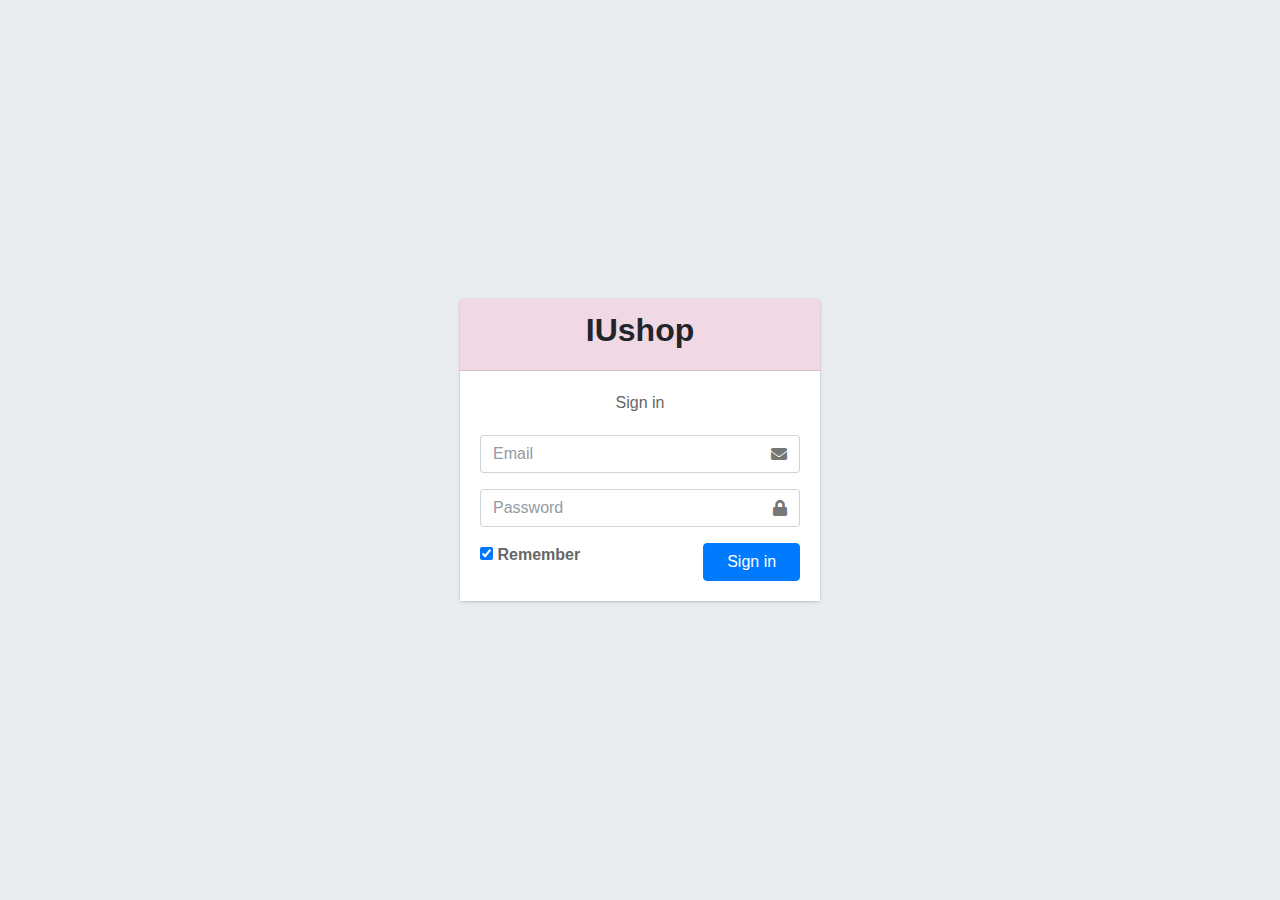
<file: index.html>
<!DOCTYPE html>
<html lang="en">
<head>
  <meta charset="utf-8">
  <meta name="viewport" content="width=device-width, initial-scale=1">
  <title> IUshop</title>
  <link rel="shortcut icon" href="images/logo3.ico" />
  <!-- Google Font: Source Sans Pro -->
  <link rel="stylesheet" href="https://fonts.googleapis.com/css?family=Source+Sans+Pro:300,400,400i,700&display=fallback">
  <!-- Font Awesome -->
  <link rel="stylesheet" href="plugins/fontawesome-free/css/all.min.css">
  <link rel="stylesheet" href="https://cdnjs.cloudflare.com/ajax/libs/font-awesome/6.0.0-beta2/css/all.min.css" integrity="sha512-YWzhKL2whUzgiheMoBFwW8CKV4qpHQAEuvilg9FAn5VJUDwKZZxkJNuGM4XkWuk94WCrrwslk8yWNGmY1EduTA==" crossorigin="anonymous" referrerpolicy="no-referrer" />

  <!-- Tempusdominus Bootstrap 4 -->
  <link rel="stylesheet" href="plugins/tempusdominus-bootstrap-4/css/tempusdominus-bootstrap-4.min.css">
  <!-- iCheck -->
  <link rel="stylesheet" href="plugins/icheck-bootstrap/icheck-bootstrap.min.css">
  <!-- JQVMap -->
  <link rel="stylesheet" href="plugins/jqvmap/jqvmap.min.css">
  <!-- Theme style -->
  <link rel="stylesheet" href="dist/css/adminlte.min.css">
  <!-- overlayScrollbars -->
  <link rel="stylesheet" href="plugins/overlayScrollbars/css/OverlayScrollbars.min.css">
  
  <style>
    .is-hidden{
      display: none;
    }
  </style>
</head>
<body class="hold-transition sidebar-mini layout-fixed">
<div class="wrapper">

  <!-- Preloader -->
  <div class="preloader flex-column justify-content-center align-items-center">
    <img class="animation__shake" src="images/logo5.jpg" alt="AdminLTELogo" height="60" width="60">
  </div>

  <!-- Navbar -->
  <nav class="main-header navbar navbar-expand navbar-white navbar-light">
    <!-- Left navbar links -->
    <ul class="navbar-nav">
      <li class="nav-item">
        <a class="nav-link" data-widget="pushmenu" href="#" role="button"><i class="fas fa-bars"></i></a>
      </li>
     
      
    </ul>

    <!-- Right navbar links -->
    <ul class="navbar-nav ml-auto">
     
      <!-- Messages Dropdown Menu -->
      
      <li class="nav-item">
        <a class="nav-link" data-widget="fullscreen" href="#" role="button">
          <i class="fas fa-expand-arrows-alt"></i>
        </a>
      </li>
      
    </ul>
  </nav>
  <!-- /.navbar -->

  <!-- Main Sidebar Container -->
  <aside class="main-sidebar sidebar-dark-success elevation-4">
    <!-- Brand Logo -->
    <a href="#" class="brand-link">
      <img src="images/logo3.jfif" alt="logo" class="brand-image img-circle elevation-3" style="opacity: .8">
      <span class="brand-text font-weight-light">IUshop</span>
    </a>

    <!-- Sidebar -->
    <div class="sidebar">
      <!-- Sidebar user panel (optional) -->
      <div class="user-panel mt-3 pb-3 mb-3 d-flex">
        <div class="image">
          <img src="images/logo3.jfif" class="img-circle elevation-2 addvartar" alt="User Image">
        </div>
        <div class="info">
          <a href="#" class="d-block addusername">Whistler</a>
        </div>
      </div>

     
      <!-- Sidebar Menu -->
      <nav class="mt-2">
        <ul class="nav nav-pills nav-sidebar flex-column" data-widget="treeview" role="menu" data-accordion="false">
          <!-- Add icons to the links using the .nav-icon class
               with font-awesome or any other icon font library -->
          <li class="nav-item menu-open ">
            <a href="#" class="nav-link ">
             
              <i class="far fa-circle nav-icon"></i>
              <p class="listmenu_open">
                Danh mục
                <i class="right fas fa-angle-left "></i>
              </p>
            </a>
            <ul class="nav nav-treeview">
              <li class="nav-item menusanpham">
                <a href="#" class="nav-link ">
                  <p>Sản phẩm</p>
                </a>
              </li>
              <li class="nav-item menukhachhang">
                <a href="#" class="nav-link">
                  <p>Khách hàng</p>
                </a>
              </li>
              <li class="nav-item menunhanvien">
                <a href="#" class="nav-link">
                  <p> Nhân viên</p>
                </a>
              </li>
              <li class="nav-item menunhacungcap">
                <a href="#" class="nav-link">
                  <p>Nhà cung cấp</p>
                </a>
              </li>
              <li class="nav-item menusp-ncc">
                <a href="#" class="nav-link">
                  <p>Sản phẩm_Nhà cung cấp</p>
                </a>
              </li>
              <li class="nav-item menuhoadon">
                <a href="#" class="nav-link">
                  <p>Hóa đơn</p>
                </a>
              </li>
              <li class="nav-item menudondathang">
                <a href="#" class="nav-link">
                  <p>Đơn đặt hàng</p>
                </a>
              </li>
              <li class="nav-item menucthoadon">
                <a href="#" class="nav-link">
                  <p>Chi tiết hóa đơn</p>
                </a>
              </li>
              <li class="nav-item menuctdondathang">
                <a href="#" class="nav-link">
                  <p>Chi tiết đặt hàng</p>
                </a>
              </li>
              <li class="nav-item menugiamgia">
                <a href="#" class="nav-link">
                  <p>Giảm giá</p>
                </a>
              </li>
            </ul>
          </li>
         
          <li class="nav-item menu-open">
            <a href="#" class="nav-link">
              <i class="far fa-circle nav-icon"></i>
              <p class="listmenu_thongke">
                Nghiệp vụ bán hàng
                <i class="right fas fa-angle-left"></i>
              </p>
            </a>
            <ul class="nav nav-treeview">
              <li class="nav-item">
                <a href="#" class="nav-link menuthongke">
                  <p>Thống kê</p>
                </a>
              </li>
              
              
            </ul>
          </li>
      
        </ul>
      </nav>
      <!-- /.sidebar-menu -->
    </div>
    <!-- /.sidebar -->
  </aside>

  <!-- Content Wrapper. Contains page content -->
  <div class="content-wrapper">
    <!-- Content Header (Page header) -->
    <div class="content-header">
      <div class="container-fluid">
        <div class="row mb-2">
          <div class="col-sm-6">
            <h1 class="m-0">Quản trị</h1>
          </div><!-- /.col -->
          <div class="col-sm-6">
            <ol class="breadcrumb float-sm-right titlestatus2">
            </ol>
            <ol class="breadcrumb float-sm-right titlestatus">
            </ol>
          </div><!-- /.col -->
        </div><!-- /.row -->
      </div><!-- /.container-fluid -->
    </div>
    <!-- /.content-header -->

    <!-- Main content -->
    <section class="content">
      <div class="container-fluid">
        
       
        <!-- Main row -->
        <div class="row formsanpham is-hidden">
          <!-- Left col -->
          <section class="col-lg-12 ">
            <!-- Custom tabs (Charts with tabs)-->
            <div class="card">
              <div class="card-header ">
                <h3 class="card-title">
                  <i class="fas fa-chart-pie mr-1"></i>
                  Thông tin về Sản phẩm</i>
                </h3>
               
              </div><!-- /.card-header -->
              <div class="card-body">
                <div class="tab-content p-0">
                  <form>
                    <div class="card-body data_dataSP">
                      <div class="form-group">
                        <label for="exampleInputEmail1">Mã Sản phẩm</label>
                        <input type="text" class="form-control matl_sp"  placeholder="Input">
                      </div>
                      <div class="form-group">
                        <label for="exampleInputPassword1">Tên Sản phẩm</label>
                        <input type="text" class="form-control tentl_sp"  placeholder="Input">
                      </div>   
                      <div class="form-group">
                        <label for="exampleInputPassword1">Hãng sản phẩm</label>
                        <input type="text" class="form-control hsp_sp"  placeholder="Input">
                      </div>
                      <div class="form-group">
                        <label for="exampleInputPassword1">Đơn giá</label>
                        <input type="text" class="form-control dg_sp"  placeholder="Input">
                      </div> 
                      <div class="row">
                        <div class="col-sm-12">
                                     <!-- text input -->
                                     <div class="form-group">
                                       
                              <label class="progresscommon"> Ảnh Sách</label>                                                      
                                  <div class="iconimage">
                                      <input id="imgsp" style="display:none" type="file" accept="image/*"/>
                                        <a href="#">
                                            <label for="imgsp" class="custom-file-upload" id="imgsp">
                                            <img width="25px" style="border:0px"
                                              src="images/imagelogo3.jpg"/>Chọn ảnh</label>
                                        </a>
                                      </div>
                                    <div class="col-sm-2 imgsp ">
                                  <img src="" id="imgPreviewsp" width="250" height="150">
                                <i class="fa fa-trash btndeletefilesp permission1"></i>
                              </div>					
                            </div>
                          </div>
                       </div>
                    </div>
                    <!-- /.card-body -->
    
                    <div class="card-footer">
                      <button type="button" class="btn btn-success insertsp">Thêm</button> <button type="button" class="btn btn-success deletesp permission1">Xóa</button>&nbsp;<button type="button" class="btn btn-success editsp permission1">Sửa</button>&nbsp;<button type="button" class="btn btn-success resetsp">Làm lại</button>
                    </div>
                  </form>
                </div>
              </div><!-- /.card-body -->
              <div class="card-header row">
                <div class="input-group input-group-sm col-sm-3">
                      <input type="text" class="form-control txtfindsp" placeholder='Tìm kiếm'>
                      <span class="input-group-append">
                        <button type="button" class="btn btn-info btn-flat btnfindsp"><i class="fas fa-search"></i></button>
                      </span>
                    </div>
                    <div class="col-sm-9"></div>
            </div>
              <div>
                <table class="table table-bordered table-hover">
                  <thead>
                    <tr>
                      <th>#</th>
                      <th>Mã Sản phẩm</th>
                      <th>Tên Sản phẩm</th>
                      <th>Hãng sản phẩm</th>
                      <th>Số lượng</th>
                      <th>Đơn giá</th>
                      <th>Thao tác</th>
                    </tr>
                  </thead>
                  <tbody class="loaddataSP">

                  </tbody>
                </table>
              </div>
            </div>
         
          </section>
        </div>
        <!--Vùng nhà xuất bản-->
            
       
        <div class="row formkhachhang is-hidden" >
          <!-- Left col -->
          <section class="col-lg-12 ">
            <!-- Custom tabs (Charts with tabs)-->
            <div class="card">
              <div class="card-header ">
                <h3 class="card-title">
                  <i class="fas fa-chart-pie mr-1"></i>
                  Thông tin về Khách hàng
                </h3>
               
              </div><!-- /.card-header -->
              <div class="card-body">
                <div class="tab-content p-0">
                  <form>
                    <div class="card-body">
                      <div class="form-group">
                        <label for="exampleInputEmail1">Mã khách hàng</label>
                        <input type="text" class="form-control makh_kh"  placeholder="Input">
                      </div>
                      <div class="form-group">
                        <label for="exampleInputPassword1">Tên khách hàng</label>
                        <input type="text" class="form-control tenkh_kh"  placeholder="Input">
                      </div>    
                      <div class="form-group">
                        <label for="exampleInputPassword1">Số điện thoại</label>
                        <input type="text" class="form-control sdt_kh"  placeholder="Input">
                      </div>   
                           
                      <div class="form-group">
                        <label for="exampleInputPassword1">Email</label>
                        <input type="text" class="form-control email_kh"  placeholder="Input">
                      </div>  
                      <div class="form-group">
                        <label for="exampleInputPassword1">Địa chỉ</label>
                        <input type="text" class="form-control diachi_kh"  placeholder="Input">
                      </div>             
                    </div>
                    <!-- /.card-body -->
    
                    <div class="card-footer">
                      <button type="button" class="btn btn-success insertkh">Thêm</button> <button type="button" class="btn btn-success deletekh permission1">Xóa</button>&nbsp;<button type="button" class="btn btn-success editkh permission1">Sửa</button>&nbsp;<button type="button" class="btn btn-success resetkh">Làm lại</button>
                    </div>
                  </form>
                </div>
              </div><!-- /.card-body -->
              <div class="card-header row">
                <div class="input-group input-group-sm col-sm-3">
                      <input type="text" class="form-control txtfindkh" placeholder='Tìm kiếm'>
                      <span class="input-group-append">
                        <button type="button" class="btn btn-info btn-flat btnfindkh"><i class="fas fa-search"></i></button>
                      </span>
                    </div>
                    <div class="col-sm-9"></div>
            </div>
              <div >
                <table class="table table-bordered table-hover">
                  <thead>
                    <tr>
                      <th>#</th>
                      <th>Mã khách hàng</th>
                      <th>Tên khách hàng</th>
                      <th>SĐT</th>
                      <th>Email</th>
                      <th>Địa chỉ</th>
                      <th>Thao tác</th>
                    </tr>
                  </thead>
                  <tbody class ="loaddataKH">
                     
                    
                  </tbody>
                </table>
              </div>
            </div>
         
          </section>
        </div>
        <!-- kết thúc vùng khách hàng -->
        <!--Vùng nhân viên-->
        <div class="row formnhanvien is-hidden" >
          <!-- Left col -->
          <section class="col-lg-12 ">
            <!-- Custom tabs (Charts with tabs)-->
            <div class="card">
              <div class="card-header ">
                <h3 class="card-title">
                  <i class="fas fa-chart-pie mr-1"></i>
                  Thông tin về Nhân viên
                </h3>
               
              </div><!-- /.card-header -->
              <div class="card-body">
                <div class="tab-content p-0">
                  <form>
                    <div class="card-body">
                      <div class="row">
                        <div class="col-sm-6">
                          <div class="form-group">
                          <label for="exampleInputEmail1">Mã Nhân viên </label>
                          <input type="text" class="form-control manv_nv"  placeholder="Input">
                         </div>
                        </div>
                        <div class="col-sm-6">
                        <div class="form-group">
                          <label for="exampleInputPassword1">Tên Nhân viên</label>
                         <input type="text" class="form-control tennv_nv"  placeholder="Input">
                      </div>    
                      </div>
                     </div>
                      <div class="form-group">
                        <label for="exampleInputPassword1">Số điện thoại</label>
                        <input type="text" class="form-control sdt_nv"  placeholder="Input">
                      </div>   
                      <div class="form-group">
                        <label for="exampleInputPassword1">Email Nhân viên</label>
                        <input type="text" class="form-control email_nv"  placeholder="Input">
                      </div>            
                             
                    </div>
                    <!-- /.card-body -->
    
                    <div class="card-footer">
                      <button type="button" class="btn btn-success insertnv">Thêm</button> <button type="button" class="btn btn-success deletenv permission1">Xóa</button>&nbsp;<button type="button" class="btn btn-success editnv permission1">Sửa</button>&nbsp;<button type="button" class="btn btn-success resetnv">Làm lại</button>
                    </div>
                  </form>
                </div>
              </div><!-- /.card-body -->
              <div class="card-header row">
                <div class="input-group input-group-sm col-sm-3">
                      <input type="text" class="form-control txtfindnv" placeholder='Tìm kiếm'>
                      <span class="input-group-append">
                        <button type="button" class="btn btn-info btn-flat btnfindnv"><i class="fas fa-search"></i></button>
                      </span>
                    </div>
                    <div class="col-sm-9"></div>
            </div>
              <div>
                <table class="table table-bordered table-hover ">
                  <thead>
                    <tr>
                      <th>#</th>
                      <th>Mã Nhân viên</th>
                      <th>Tên Nhân viên</th>
                      <th>Số điện thoại</th>
                      <th>Email NV</th>
                      <th>Thao tác</th>
                    </tr>
                  </thead>
                  <tbody class="loaddataNV">
                  </tbody>
                </table>
              </div>
            </div>
         
          </section>
        </div>
        <!-- kết thúc vùng nhân viên -->
        <!--Bắt đầu vùng Nhà cung cấp-->
        <div class="row formnhacungcap is-hidden" >
          <!-- Left col -->
          <section class="col-lg-12 ">
            <!-- Custom tabs (Charts with tabs)-->
            <div class="card">
              <div class="card-header ">
                <h3 class="card-title">
                  <i class="fas fa-chart-pie mr-1"></i>
                  Thông tin về Nhà cung cấp
                </h3>
               
              </div><!-- /.card-header -->
              <div class="card-body">
                <div class="tab-content p-0">
                  <form>
                    <div class="card-body">
                      <div class="row">
                        <div class="col-sm-6">
                          <div class="form-group">
                          <label for="exampleInputEmail1">Mã Nhà cung cấp </label>
                          <input type="text" class="form-control ma_ncc"  placeholder="Input">
                         </div>
                        </div>
                        <div class="col-sm-6">
                        <div class="form-group">
                          <label for="exampleInputPassword1">Tên Nhà cung cấp</label>
                         <input type="text" class="form-control ten_ncc"  placeholder="Input">
                      </div>    
                      </div>
                     </div>
                      <div class="form-group">
                        <label for="exampleInputPassword1">SĐT Nhà cung cấp</label>
                        <input type="text" class="form-control sdt_ncc"  placeholder="Input">
                      </div>   
                      <div class="form-group">
                        <label for="exampleInputPassword1">Email Nhà cung cấp</label>
                        <input type="text" class="form-control email_ncc"  placeholder="Input">
                      </div>            
                      <div class="form-group">
                        <label for="exampleInputPassword1">Địa chỉ Nhà cung cấp</label>
                        <input type="text" class="form-control dc_ncc"  placeholder="Input">
                      </div>   
                    </div>
                    <!-- /.card-body -->
    
                    <div class="card-footer">
                      <button type="button" class="btn btn-success insertncc">Thêm</button> <button type="button" class="btn btn-success deletencc permission1">Xóa</button>&nbsp;<button type="button" class="btn btn-success editncc permission1">Sửa</button>&nbsp;<button type="button" class="btn btn-success resetncc">Làm lại</button>
                    </div>
                  </form>
                </div>
              </div><!-- /.card-body -->
              <div class="card-header row">
                <div class="input-group input-group-sm col-sm-3">
                      <input type="text" class="form-control txtfindncc" placeholder='Tìm kiếm'>
                      <span class="input-group-append">
                        <button type="button" class="btn btn-info btn-flat btnfindncc"><i class="fas fa-search"></i></button>
                      </span>
                    </div>
                    <div class="col-sm-9"></div>
            </div>
              <div>
                <table class="table table-bordered table-hover">
                  <thead>
                    <tr>
                      <th>#</th>
                      <th>Mã NCC</th>
                      <th>Tên NCC</th>
                      <th>SĐTNCC</th>
                      <th>Email NCC</th>
                      <th>Địa chỉ NCC</th>
                      <th>Thao tác</th>
                    </tr>
                  </thead>
                  <tbody class="loaddataNCC">
                    
                  </tbody>
                </table>
              </div>
            </div>
         
          </section>
        </div>
        <!--Kết thúc vùng Nhà cung cấp-->
        <!--Vùng sản phẩm nhà cung cấp-->
        <div class="row formsp-ncc is-hidden" >
          <!-- Left col -->
          <section class="col-lg-12 ">
            <!-- Custom tabs (Charts with tabs)-->
            <div class="card">
              <div class="card-header ">
                <h3 class="card-title">
                  <i class="fas fa-chart-pie mr-1"></i>
                  Thông tin về Sản phẩm-Nhà cung cấp
                </h3>
               
              </div><!-- /.card-header -->
              <div class="card-body">
                <div class="tab-content p-0">
                  <form>
                    <div class="card-body">
                      <div class="form-group">
                        <label for="inputEmail3">Mã Nhà cung cấp</label>
                        <select class="form-control mancc_spncc" >
                               
                        </select>
                      </div>
                      <div class="form-group">
                        <label for="inputEmail3">Mã Sản phẩm</label>
                        <select class="form-control masp_spncc" >
                               
                        </select>
                      </div>   
                                   
                    </div>
                    <!-- /.card-body -->
    
                    <div class="card-footer">
                      <button type="button" class="btn btn-success insertsp_ncc">Thêm</button> <button type="button" class="btn btn-success deletesp_ncc permission1">Xóa</button>&nbsp;<button type="button" class="btn btn-success editsp_ncc permission1">Sửa</button>&nbsp;<button type="button" class="btn btn-success resetsp_ncc">Làm lại</button>
                    </div>
                  </form>
                </div>
              </div><!-- /.card-body -->
              <div class="card-header row">
                <div class="input-group input-group-sm col-sm-3">
                      <input type="text" class="form-control txtfindspncc" placeholder='Tìm kiếm không dấu'>
                      <span class="input-group-append">
                        <button type="button" class="btn btn-info btn-flat btnfindspncc"><i class="fas fa-search"></i></button>
                      </span>
                    </div>
                    <div class="col-sm-9"></div>
            </div>
              <div>
                <table class="table table-bordered table-hover">
                  <thead>
                    <tr>
                      <th>#</th>
                      <th>Mã NCC</th>
                      <th> Mã SP</th>
                      <th>Thao tác</th>
                    </tr>
                  </thead>
                  <tbody class="loaddataSPNCC">
                  </tbody>
                </table>
              </div>
            </div>
         
          </section>
        </div>
        <!--Kết thúc vùng sản phẩm nhà cung cấp-->
        <!--Vùng hóa đơn-->
        <div class="row formhoadon is-hidden" >
          <!-- Left col -->
          <section class="col-lg-12 ">
            <!-- Custom tabs (Charts with tabs)-->
            <div class="card">
              <div class="card-header ">
                <h3 class="card-title">
                  <i class="fas fa-chart-pie mr-1"></i>
                  Thông tin về Hóa đơn
                </h3>
               
              </div><!-- /.card-header -->
              <div class="card-body">
                <div class="tab-content p-0">
                  <form>
                    <div class="card-body">
                      <div class="row">
                        <div class="col-sm-6">
                          <div class="form-group">
                          <label for="exampleInputEmail1">Số Hóa đơn </h3> </label>
                          <input type="text" class="form-control shd_hd"  placeholder="Input">
                         </div>
                        </div>
                        <div class="col-sm-6">
                        <div class="form-group">
                          <label for="exampleInputPassword1">Mã Khách hàng</label>
                         <input type="text" class="form-control makh_hd"  placeholder="Input">
                      </div>    
                      </div>
                     </div>
                      <div class="form-group">
                        <label for="exampleInputPassword1">Mã Nhân viên</label>
                        <input type="text" class="form-control manv_hd"  placeholder="Input">
                      </div>   
                      <div class="form-group">
                        <label for="exampleInputPassword1">Ngày hóa đơn</label>
                        <input type="date" class="form-control ngayhd_hd"  placeholder="Input">
                      </div>              
                    </div>
                    <!-- /.card-body -->
    
                    <div class="card-footer">
                      <button type="button" class="btn btn-success inserthd">Thêm</button> <button type="button" class="btn btn-success deletehd permission1">Xóa</button>&nbsp;<button type="button" class="btn btn-success edithd permission1">Sửa</button>&nbsp;<button type="button" class="btn btn-success resethd">Làm lại</button>
                    </div>
                  </form>
                </div>
              </div><!-- /.card-body -->
              <div class="card-header row">
                <div class="input-group input-group-sm col-sm-3">
                      <input type="text" class="form-control txtfindhd" placeholder='Tìm kiếm không dấu'>
                      <span class="input-group-append">
                        <button type="button" class="btn btn-info btn-flat btnfindhd"><i class="fas fa-search"></i></button>
                      </span>
                    </div>
                    <div class="col-sm-9"></div>
            </div>
              <div>
                <table class="table table-bordered table-hover">
                  <thead>
                    <tr>
                      <th>#</th>
                      <th>Số HĐ</th>
                      <th>Mã KH</th>
                      <th>Mã NV</th>
                      <th>Ngày HĐ</th>
                      <th>Thao tác</th>
                    </tr>
                  </thead>
                  <tbody class="loaddataHD">
                  </tbody>
                </table>
              </div>
            </div>
         
          </section>
        </div>
        <!--Kết thúc vùng hóa đơn-->
        <!--Vùng đơn đặt hàng-->
        <div class="row formdondathang is-hidden" >
          <!-- Left col -->
          <section class="col-lg-12 ">
            <!-- Custom tabs (Charts with tabs)-->
            <div class="card">
              <div class="card-header ">
                <h3 class="card-title">
                  <i class="fas fa-chart-pie mr-1"></i>
                  Thông tin về Đơn đặt hàng
                </h3>
               
              </div><!-- /.card-header -->
              <div class="card-body">
                <div class="tab-content p-0">
                  <form>
                    <div class="card-body">
                      <div class="row">
                        <div class="col-sm-6">
                          <div class="form-group">
                          <label for="exampleInputEmail1">Số Đặt hàng</h3> </label>
                          <input type="text" class="form-control sodh_dh"  placeholder="Input">
                         </div>
                        </div>
                        <div class="col-sm-6">
                        <div class="form-group">
                          <label for="exampleInputPassword1">Mã Khách hàng</label>
                         <select type="text" class="form-control makh_dh"  >
                           </select>
                      </div>    
                      </div>
                     </div>

                     <div class="row">
                      <div class="col-sm-6">
                        <div class="form-group">
                        <label for="exampleInputPassword1">Mã Nhân viên</label>
                        <select type="text" class="form-control manv_dh">
                          </select>
                      </div> 
                      </div>
                      <div class="col-sm-6">
                        <div class="form-group">
                          <label for="exampleInputPassword1">Ngày Đặt hàng</label>
                          <input type="date" class="form-control ngaydh_dh"  placeholder="Input">
                        </div> 
                    </div>
                   </div>
                   <div class="form-group">
                    <label for="exampleInputPassword1">Trạng thái </label>
                    <select type="text" class="form-control trangthai_dh"  >
                      <option value="Còn hàng">Còn hàng</option>
                      <option value="Giao trễ">Giao trễ</option>
                      <option value="Hết hàng">Hết hàng</option>
                      </select>
                  </div>  
                                
                      <div class="form-group">
                        <label for="exampleInputPassword1">Ngày dự kiến giao</label>
                        <input type="date" class="form-control ngaydukien_dh"  placeholder="Input">
                      </div> 
                      <div class="form-group">
                        <label for="exampleInputPassword1">Ngày thực tế giao</label>
                        <input type="date" class="form-control ngaythucte_dh"  placeholder="Input">
                      </div> 
                    </div>
                    <!-- /.card-body -->
    
                    <div class="card-footer">
                      <button type="button" class="btn btn-success insertdh">Thêm</button> <button type="button" class="btn btn-success deletedh permission1">Xóa</button>&nbsp;<button type="button" class="btn btn-success editdh permission1">Sửa</button>&nbsp;<button type="button" class="btn btn-success resetdh">Làm lại</button>
                    </div>
                  </form>
                </div>
              </div><!-- /.card-body -->
              <div class="card-header row">
                <div class="input-group input-group-sm col-sm-3">
                      <input type="text" class="form-control txtfindddh" placeholder='Tìm kiếm '>
                      <span class="input-group-append">
                        <button type="button" class="btn btn-info btn-flat btnfindddh"><i class="fas fa-search"></i></button>
                      </span>
                    </div>
                    <div class="col-sm-9"></div>
            </div>
              <div>
                <table class="table table-bordered table-hover">
                  <thead>
                    <tr>
                      <th>#</th>
                      <th>Số ĐH</th>
                      <th>Tên KH</th>
                      <th>Tên NV</th>
                      <th>Ngày HĐ</th>
                      <th>Trạng thái</th>
                      <th>Ngày dự kiến giao</th>
                      <th>Ngày thực tế giao</th>
                      <th>Thao tác</th>
                    </tr>
                  </thead>
                  <tbody class="loaddataDDH">
                    
                  </tbody>
                </table>
              </div>
            </div>
         
          </section>
        </div>
        <!--Kết thúc vùng đơn đặt hàng-->
        <!--Vùng chi tiết hóa đơn-->
        <div class="row formcthoadon is-hidden" >
          <!-- Left col -->
          <section class="col-lg-12 ">
            <!-- Custom tabs (Charts with tabs)-->
            <div class="card">
              <div class="card-header ">
                <h3 class="card-title">
                  <i class="fas fa-chart-pie mr-1"></i>
                  Thông tin về chi tiết hóa đơn
                </h3>
               
              </div><!-- /.card-header -->
              <div class="card-body">
                <div class="tab-content p-0">
                  <form>
                    <div class="card-body">
                      <div class="row">
                        <div class="col-sm-6">
                          <div class="form-group">
                          <label for="exampleInputEmail1">Số hóa đơn </label>
                          <input type="text" class="form-control sohd_cthd"  placeholder="Input">
                         </div>
                        </div>
                        <div class="col-sm-6">
                        <div class="form-group">
                          <label for="exampleInputPassword1">Mã sản phẩm</label>
                         <input type="text" class="form-control masp_cthd"  placeholder="Input">
                      </div>    
                      </div>
                     </div>
                      <div class="form-group">
                        <label for="exampleInputPassword1">Số lượng bán</label>
                        <input type="text" class="form-control soluongban_cthd"  placeholder="Input">
                      </div>   
                      <div class="form-group">
                        <label for="exampleInputPassword1">Giá bán</label>
                        <input type="text" class="form-control giaban_cthd"  placeholder="Input">
                      </div>            
                      <div class="form-group">
                        <label for="exampleInputPassword1">Giảm giá bán</label>
                        <input type="text" class="form-control giamgia_cthd"  placeholder="Input">
                      </div>   
                    </div>
                    <!-- /.card-body -->
    
                    <div class="card-footer">
                      <button type="button" class="btn btn-success insertcthd">Thêm</button> <button type="button" class="btn btn-success deletecthd permission1">Xóa</button>&nbsp;<button type="button" class="btn btn-success editcthd" permission1>Sửa</button>&nbsp;<button type="button" class="btn btn-success resetcthd">Làm lại</button>
                    </div>
                  </form>
                </div>
              </div><!-- /.card-body -->
              <div class="card-header row">
                <div class="input-group input-group-sm col-sm-3">
                      <input type="text" class="form-control txtfindcthd" placeholder='Tìm kiếm'>
                      <span class="input-group-append">
                        <button type="button" class="btn btn-info btn-flat btnfindcthd"><i class="fas fa-search"></i></button>
                      </span>
                    </div>
                    <div class="col-sm-9"></div>
            </div>
              <div>
                <table class="table table-bordered table-hover">
                  <thead>
                    <tr>
                      <th>#</th>
                      <th>Số hóa đơn</th>
                      <th>Mã SP</th>
                      <th>Số lượng bán</th>
                      <th>Giá bán</th>
                      <th>Giảm giá bán</th>
                      <th>Thao tác</th>
                    </tr>
                  </thead>
                  <tbody class="loaddataCTHD"> 
                  </tbody>
                </table>
              </div>
            </div>
         
          </section>
        </div>
        <!--Kết thúc vùng chi tiết hóa đơn-->
        <!--Vùng chi tiết đơn đặt hàng-->
        <div class="row formctdondathang is-hidden" >
          <!-- Left col -->
          <section class="col-lg-12 ">
            <!-- Custom tabs (Charts with tabs)-->
            <div class="card">
              <div class="card-header ">
                <h3 class="card-title">
                  <i class="fas fa-chart-pie mr-1"></i>
                  Thông tin về chi tiết đơn hàng
                </h3>
               
              </div><!-- /.card-header -->
              <div class="card-body">
                <div class="tab-content p-0">
                  <form>
                    <div class="card-body">
                      <div class="row">
                        <div class="col-sm-6">
                          <div class="form-group">
                          <label for="exampleInputEmail1">Số đặt hàng </label>
                          <select type="text" class="form-control sodh_ctdh"  >
                            </select>
                         </div>
                        </div>
                        <div class="col-sm-6">
                        <div class="form-group">
                          <label for="exampleInputPassword1">Mã sản phẩm</label>
                         <select type="text" class="form-control masp_ctdh" >
                           </select>
                      </div>    
                      </div>
                     </div>
                      <div class="form-group">
                        <label for="exampleInputPassword1">Số lượng đặt</label>
                        <input type="text" class="form-control soluongdat_ctdh"  placeholder="Input">
                      </div>   
                      <div class="form-group">
                        <label for="exampleInputPassword1">Giá tiền</label>
                        <select type="text" class="form-control giatien_ctdh" >
                          </select>
                      </div>            
                      <div class="form-group">
                        <label for="exampleInputPassword1">Mã giảm giá </label>
                        <select type="text" class="form-control mgg_ctdh" >
                          </select>
                      </div>   
                    </div>
                    <!-- /.card-body -->
    
                    <div class="card-footer">
                      <button type="button" class="btn btn-success insertctdh">Thêm</button> <button type="button" class="btn btn-success deletectdh permission1">Xóa</button>&nbsp;<button type="button" class="btn btn-success editctdh permission1">Sửa</button>&nbsp;<button type="button" class="btn btn-success resetctdh">Làm lại</button>
                    </div>
                  </form>
                </div>
              </div><!-- /.card-body -->
              <div class="card-header row">
                <div class="input-group input-group-sm col-sm-3">
                      <input type="text" class="form-control txtfindctdh" placeholder='Tìm kiếm'>
                      <span class="input-group-append">
                        <button type="button" class="btn btn-info btn-flat btnfindctdh"><i class="fas fa-search"></i></button>
                      </span>
                    </div>
                    <div class="col-sm-9"></div>
            </div>
              <div>
                <table class="table table-bordered table-hover">
                  <thead>
                    <tr>
                      <th>#</th>
                      <th>Số đặt hàng</th>
                      <th>Mã sản phẩm</th>
                      <th>Số lượng đặt</th>
                      <th>Giá tiền</th>
                      <th>Mã giảm giá </th>
                      <th>Thao tác</th>
                    </tr>
                  </thead>
                  <tbody class="loaddataCTDDH"> 
                  </tbody>
                </table>
              </div>
            </div>
         
          </section>
        </div>
        <!--Kết thúc chi tiết đơn đặt hàng-->
        <!--Vùng giảm giá-->
        <div class="row formgiamgia is-hidden" >
          <!-- Left col -->
          <section class="col-lg-12 ">
            <!-- Custom tabs (Charts with tabs)-->
            <div class="card">
              <div class="card-header ">
                <h3 class="card-title">
                  <i class="fas fa-chart-pie mr-1"></i>
                  Thông tin về giảm giá
                </h3>
               
              </div><!-- /.card-header -->
              <div class="card-body">
                <div class="tab-content p-0">
                  <form>
                    <div class="card-body">
                        
                          <div class="form-group">
                          <label for="exampleInputEmail1">Mã giảm giá </label>
                          <input type="text" class="form-control mgg_gg"  placeholder="Input">
                         </div>
                        
                        
                        <div class="form-group">
                          <label for="exampleInputPassword1">Tên giảm giá</label>
                         <input type="text" class="form-control tengg_gg"  placeholder="Input">
                      </div>    
                      
                     
                      <div class="form-group">
                        <label for="exampleInputPassword1">Giảm giá</label>
                        <input type="text" class="form-control gg_gg"  placeholder="Input">
                      </div>                
                    </div>
                    <!-- /.card-body -->
    
                    <div class="card-footer">
                      <button type="button" class="btn btn-success insertgg">Thêm</button> <button type="button" class="btn btn-success deletegg permission1">Xóa</button>&nbsp;<button type="button" class="btn btn-success editgg permission1">Sửa</button>&nbsp;<button type="button" class="btn btn-success resetgg">Làm lại</button>
                    </div>
                  </form>
                </div>
              </div><!-- /.card-body -->
              <div class="card-header row">
                <div class="input-group input-group-sm col-sm-3">
                      <input type="text" class="form-control txtfindgg" placeholder='Tìm kiếm'>
                      <span class="input-group-append">
                        <button type="button" class="btn btn-info btn-flat btnfindgg"><i class="fas fa-search"></i></button>
                      </span>
                    </div>
                    <div class="col-sm-9"></div>
            </div>
              <div>
                <table class="table table-bordered table-hover">
                  <thead>
                    <tr>
                      <th>#</th>
                      <th>Mã giảm giá</th>
                      <th>Tên giảm giá</th>
                      <th>Giảm giá</th>
                      <th>Thao tác</th>
                    </tr>
                  </thead>
                  <tbody class="loaddataGG">
                  </tbody>
                </table>
              </div>
            </div>
         
          </section>
        </div>
        <!--Kết thúc giảm giá-->

        <!--thống kê -->
        <div class="row formthongke is-hidden" >
          <!-- Left col -->
          <section class="col-lg-12 ">
            <!-- Custom tabs (Charts with tabs)-->
            <div class="card">
              <div class="card-header ">
                <h3 class="card-title">
                  <i class="fas fa-chart-pie mr-1"></i>
                  Thống kê về chi tiết đơn hàng
                </h3>
               
              </div><!-- /.card-header -->
              <div class="card-body">
                <div class="tab-content p-0">
                  <form>
                    <div class="card-body">
                      <div class="row">
                        <div class="col-sm-6">
                          <div class="form-group">
                          <label for="exampleInputEmail1">Số đặt hàng </label>
                          <input type="text" class="form-control sodh_ctdh notext"  >
                         </div>
                        </div>
                        <div class="col-sm-6">
                        <div class="form-group">
                          <label for="exampleInputPassword1">Mã sản phẩm</label>
                         <input type="text" class="form-control masp_ctdh notext" >
                      </div>    
                      </div>
                     </div>
                      <div class="form-group">
                        <label for="exampleInputPassword1">Số lượng đặt</label>
                        <input type="text" class="form-control soluongdat_ctdh notext"  >
                      </div>   
                      <div class="form-group">
                        <label for="exampleInputPassword1">Giá tiền</label>
                        <input type="text" class="form-control giatien_tk_ctdh notext"  >
                      </div>            
                      <div class="form-group">
                        <label for="exampleInputPassword1">Mã giảm giá </label>
                        <input type="text" class="form-control mgg_ctdh notext"  >
                      </div>
                      <div class="form-group">
                        <label for="exampleInputPassword1">Giảm giá</label>
                        <input type="text" class="form-control gg_tk_ctdh notext"  >
                      </div>    
                    </div>
                    <!-- /.card-body -->
    
                    <div class="card-footer row">
                      <div class="col-sm-6"></div>
                      <div class="form-group col-sm-4">
                        <label for="exampleInputPassword1">Tổng thành tiền </label>
                        <input type="text" class="form-control tong_thongke"  placeholder="Thành tiền"> 
                      </div>  
                      <div class="col-sm-2">
                        <button type="button" class="btn btn-success btn_thongke">Tổng</button>
                      </div>
                    </div>
                  </form>
                </div>
              </div><!-- /.card-body -->
              <div class="card-header row">
                <div class="input-group input-group-sm col-sm-3">
                      <input type="text" class="form-control txtfindtk" placeholder='Tìm kiếm'>
                      <span class="input-group-append">
                        <button type="button" class="btn btn-info btn-flat btnfindtk"><i class="fas fa-search"></i></button>
                      </span>
                    </div>
                    <div class="col-sm-9"></div>
            </div>
              <div>
                <table class="table table-bordered table-hover">
                  <thead>
                    <tr>
                      <th>#</th>
                      <th>Số đặt hàng</th>
                      <th>Mã sản phẩm</th>
                      <th>Số lượng đặt</th>
                      <th>Giá tiền</th>
                      <th>Mã giảm giá </th>
                      <th>Giảm giá</th>
                      <th>Thao tác</th>
                    </tr>
                  </thead>
                  <tbody class="loaddataTK_CTDDH"> 
                  </tbody>
                </table>
              </div>
            </div>
         
          </section>
        </div>
        <!--Kết thúc chi tiết đơn đặt hàng-->
      </div><!-- /.container-fluid -->
    </section>
    <!-- /.content -->
  </div>
<!-- doi mat khau -->
  <div class="modal fade showmodalchangematkhau" id="modal-default">
    <div class="modal-dialog">
      <div class="modal-content">
        <div class="modal-header">
          <h4 class="modal-title">Thay đổi mật khẩu</h4>
          <button type="button" class="close" data-dismiss="modal" aria-label="Close">
            <span aria-hidden="true">&times;</span>
          </button>
        </div>
        <div class="modal-body">
          <div class="card">
<div class="card-body login-card-body">
 
  <form action="#" method="post">
    
    <div class="input-group mb-3">
      <input type="password" class="form-control txtpassnew" placeholder="Mật khẩu mới">
      <div class="input-group-append">
        <div class="input-group-text">
          <span class="fas fa-key"></span>
        </div>
      </div>
    </div>
    <div class="input-group mb-3">
      <input type="password" class="form-control txtpassnewagain" placeholder="Nhập lại mật khẩu mới">
      <div class="input-group-append">
        <div class="input-group-text">
          <span class="fas fa-key"></span>
        </div>
      </div>
    </div>
  </form>

</div>
        </div>
        <div class="modal-footer justify-content-between">
          <button type="button" class="btn btn-default" data-dismiss="modal">Close</button>
          <button type="button" class="btn btn-success btn_change_pass">Thay đổi</button>
        </div>
      </div>
      
    </div>
  
  </div>
</div>
<!-- doi avatar -->
<div class="modal fade showmodalchangeavatar" id="modal-default">
  <div class="modal-dialog">
    <div class="modal-content">
      <div class="modal-header">
        <h4 class="modal-title">Thay đổi avatar</h4>
        <button type="button" class="close" data-dismiss="modal" aria-label="Close">
          <span aria-hidden="true">&times;</span>
        </button>
      </div>
      <div class="modal-body">
        <div class="card">
<div class="card-body login-card-body">

<form action="#" method="post">
  
  <div class="input-group mb-3">
    <input type="password" class="form-control txtpassnew" placeholder="Mật khẩu mới">
    <div class="input-group-append">
      <div class="input-group-text">
        <span class="fas fa-key"></span>
      </div>
    </div>
  </div>
  <div class="input-group mb-3">
    <input type="password" class="form-control txtpassnewagain" placeholder="Nhập lại mật khẩu mới">
    <div class="input-group-append">
      <div class="input-group-text">
        <span class="fas fa-key"></span>
      </div>
    </div>
  </div>
</form>

</div>
      </div>
      <div class="modal-footer justify-content-between">
        <button type="button" class="btn btn-default" data-dismiss="modal">Close</button>
        <button type="button" class="btn btn-success btn_change_pass">Thay đổi</button>
      </div>
    </div>
    
  </div>

</div>
</div>
  <!-- /.content-wrapper -->
  <footer class="main-footer">
    <!-- <strong>Copyright &copy; 11/2021 <a href="https://abc.com">abc.com</a>.</strong>
    All rights reserved.
    <div class="float-right d-none d-sm-inline-block">
      <b>Version</b> 1.0
    </div> -->
  </footer>

 
</div>
<!-- ./wrapper -->

<!-- jQuery -->
<script src="plugins/jquery/jquery.min.js"></script>
<!-- jQuery UI 1.11.4 -->
<script src="plugins/jquery-ui/jquery-ui.min.js"></script>
<!-- Resolve conflict in jQuery UI tooltip with Bootstrap tooltip -->
<script>
  $.widget.bridge('uibutton', $.ui.button)
</script>
<!-- Bootstrap 4 -->
<script src="plugins/bootstrap/js/bootstrap.bundle.min.js"></script>
<!-- JQVMap -->
<script src="plugins/jqvmap/jquery.vmap.min.js"></script>
<script src="plugins/jqvmap/maps/jquery.vmap.usa.js"></script>
<!-- jQuery Knob Chart -->

<!-- daterangepicker -->
<script src="plugins/moment/moment.min.js"></script>
<script src="plugins/daterangepicker/daterangepicker.js"></script>
<!-- Tempusdominus Bootstrap 4 -->
<script src="plugins/tempusdominus-bootstrap-4/js/tempusdominus-bootstrap-4.min.js"></script>

<!-- Summernote -->
<script src="plugins/summernote/summernote-bs4.min.js"></script>
<!-- overlayScrollbars -->
<script src="plugins/overlayScrollbars/js/jquery.overlayScrollbars.min.js"></script>
<!-- AdminLTE App -->
<script src="dist/js/adminlte.js"></script>
<!-- AdminLTE for demo purposes -->
<script src="dist/js/demo.js"></script>
<script src="main.js"></script>
<script src="ajax.js"></script>
<script src="controlgg.js"></script>
<script src="controlsp.js"></script>
<script src="controlkh.js"></script>
<script src="controlnv.js"></script>
<script src="controlncc.js"></script>
<script src="controlspncc.js"></script>
<script src="controlhoadon.js"></script>
<script src="controldathang.js"></script>
<script src="controlCThoadon.js"></script>
<script src="controlCTdathang.js"></script>
<script src="controlthongke.js"></script>
<script src="js/bootbox.min.js"></script>
<script src="spuploadimagestatus/canvas-to-blob.min.js"></script>
<script src="spuploadimagestatus/resize.js"></script>
<link rel="stylesheet" href="css.css">
</body>
</html>
</file>
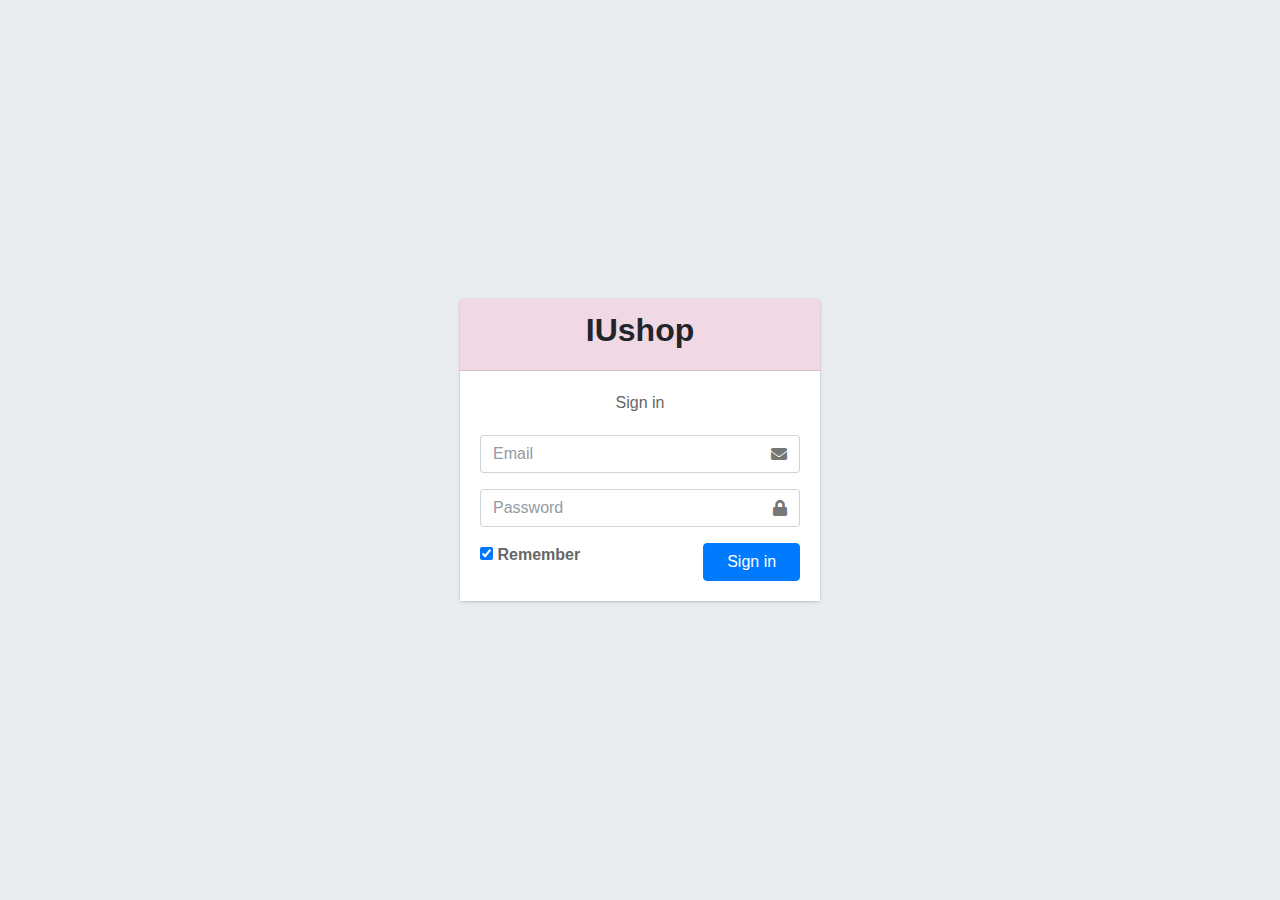
<file: login.html>
<!DOCTYPE html>
<html lang="en">
<head>
  <meta charset="utf-8">
  <meta name="viewport" content="width=device-width, initial-scale=1">
  <title>Log in</title>
  <link rel="shortcut icon" href="images/logo3.ico" />

  <!-- Google Font: Source Sans Pro -->
 <!-- Font Awesome -->
  <link rel="stylesheet" href="plugins/fontawesome-free/css/all.min.css">
  <!-- icheck bootstrap -->
  <link rel="stylesheet" href="plugins/icheck-bootstrap/icheck-bootstrap.min.css">
  <!-- Theme style -->
  <link rel="stylesheet" href="dist/css/adminlte.min.css">
</head>
<body class="hold-transition login-page">
<div class="login-box">
  
  <!-- /.login-logo -->
  <div class="card">
    <div class="card-header text-center" style="background-color: rgb(241, 216, 229);" >
      <p class="h2"><b>IUshop</b></p>
    </div>
    <div class="card-body login-card-body">
      <p class="login-box-msg">Sign in</p>

      
        <div class="input-group mb-3">
          <input type="email" class="form-control txtemail" placeholder="Email">
          <div class="input-group-append">
            <div class="input-group-text">
              <span class="fas fa-envelope"></span>
            </div>
          </div>
        </div>
        <div class="input-group mb-3">
          <input type="password" class="form-control txtpass" placeholder="Password">
          <div class="input-group-append">
            <div class="input-group-text">
              <span class="fas fa-lock"></span>
            </div>
          </div>
        </div>
        <div class="row">
          <div class="col-8">
            
              <input type="checkbox" checked class="remember">
              <label for="remember">
                Remember
              </label>
          </div>
          <!-- /.col -->
          <div class="col-4">
            <button type="button" class="btn btn-primary btn-block btnlogin">Sign in</button>
          </div>
          <!-- /.col -->
        </div>
     

      
    </div>
    <!-- /.login-card-body -->
  </div>
</div>
<!-- /.login-box -->

<!-- jQuery -->
<script src="plugins/jquery/jquery.min.js"></script>
<!-- Bootstrap 4 -->
<script src="plugins/bootstrap/js/bootstrap.bundle.min.js"></script>
<!-- AdminLTE App -->
<script src="dist/js/adminlte.min.js"></script>
<script src="xulylogin.js"></script>
<script src="ajax.js"></script>
<script src="main.js"></script>
</body>
</html>
</file>
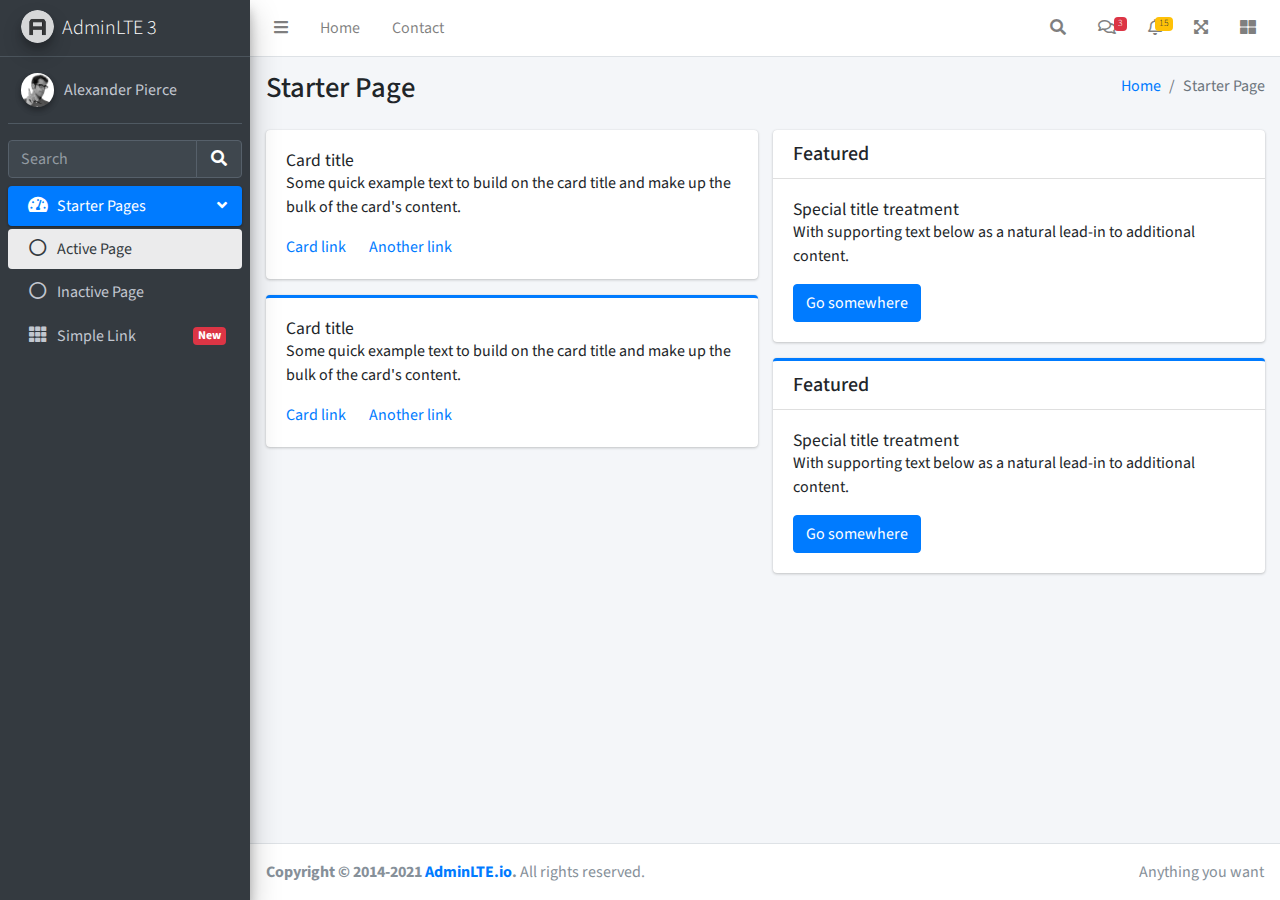
<file: starter.html>
<!DOCTYPE html>
<!--
This is a starter template page. Use this page to start your new project from
scratch. This page gets rid of all links and provides the needed markup only.
-->
<html lang="en">
<head>
  <meta charset="utf-8">
  <meta name="viewport" content="width=device-width, initial-scale=1">
  <title>AdminLTE 3 | Starter</title>

  <!-- Google Font: Source Sans Pro -->
  <link rel="stylesheet" href="https://fonts.googleapis.com/css?family=Source+Sans+Pro:300,400,400i,700&display=fallback">
  <!-- Font Awesome Icons -->
  <link rel="stylesheet" href="plugins/fontawesome-free/css/all.min.css">
  <!-- Theme style -->
  <link rel="stylesheet" href="dist/css/adminlte.min.css">
</head>
<body class="hold-transition sidebar-mini">
<div class="wrapper">

  <!-- Navbar -->
  <nav class="main-header navbar navbar-expand navbar-white navbar-light">
    <!-- Left navbar links -->
    <ul class="navbar-nav">
      <li class="nav-item">
        <a class="nav-link" data-widget="pushmenu" href="#" role="button"><i class="fas fa-bars"></i></a>
      </li>
      <li class="nav-item d-none d-sm-inline-block">
        <a href="index3.html" class="nav-link">Home</a>
      </li>
      <li class="nav-item d-none d-sm-inline-block">
        <a href="#" class="nav-link">Contact</a>
      </li>
    </ul>

    <!-- Right navbar links -->
    <ul class="navbar-nav ml-auto">
      <!-- Navbar Search -->
      <li class="nav-item">
        <a class="nav-link" data-widget="navbar-search" href="#" role="button">
          <i class="fas fa-search"></i>
        </a>
        <div class="navbar-search-block">
          <form class="form-inline">
            <div class="input-group input-group-sm">
              <input class="form-control form-control-navbar" type="search" placeholder="Search" aria-label="Search">
              <div class="input-group-append">
                <button class="btn btn-navbar" type="submit">
                  <i class="fas fa-search"></i>
                </button>
                <button class="btn btn-navbar" type="button" data-widget="navbar-search">
                  <i class="fas fa-times"></i>
                </button>
              </div>
            </div>
          </form>
        </div>
      </li>

      <!-- Messages Dropdown Menu -->
      <li class="nav-item dropdown">
        <a class="nav-link" data-toggle="dropdown" href="#">
          <i class="far fa-comments"></i>
          <span class="badge badge-danger navbar-badge">3</span>
        </a>
        <div class="dropdown-menu dropdown-menu-lg dropdown-menu-right">
          <a href="#" class="dropdown-item">
            <!-- Message Start -->
            <div class="media">
              <img src="dist/img/user1-128x128.jpg" alt="User Avatar" class="img-size-50 mr-3 img-circle">
              <div class="media-body">
                <h3 class="dropdown-item-title">
                  Brad Diesel
                  <span class="float-right text-sm text-danger"><i class="fas fa-star"></i></span>
                </h3>
                <p class="text-sm">Call me whenever you can...</p>
                <p class="text-sm text-muted"><i class="far fa-clock mr-1"></i> 4 Hours Ago</p>
              </div>
            </div>
            <!-- Message End -->
          </a>
          <div class="dropdown-divider"></div>
          <a href="#" class="dropdown-item">
            <!-- Message Start -->
            <div class="media">
              <img src="dist/img/user8-128x128.jpg" alt="User Avatar" class="img-size-50 img-circle mr-3">
              <div class="media-body">
                <h3 class="dropdown-item-title">
                  John Pierce
                  <span class="float-right text-sm text-muted"><i class="fas fa-star"></i></span>
                </h3>
                <p class="text-sm">I got your message bro</p>
                <p class="text-sm text-muted"><i class="far fa-clock mr-1"></i> 4 Hours Ago</p>
              </div>
            </div>
            <!-- Message End -->
          </a>
          <div class="dropdown-divider"></div>
          <a href="#" class="dropdown-item">
            <!-- Message Start -->
            <div class="media">
              <img src="dist/img/user3-128x128.jpg" alt="User Avatar" class="img-size-50 img-circle mr-3">
              <div class="media-body">
                <h3 class="dropdown-item-title">
                  Nora Silvester
                  <span class="float-right text-sm text-warning"><i class="fas fa-star"></i></span>
                </h3>
                <p class="text-sm">The subject goes here</p>
                <p class="text-sm text-muted"><i class="far fa-clock mr-1"></i> 4 Hours Ago</p>
              </div>
            </div>
            <!-- Message End -->
          </a>
          <div class="dropdown-divider"></div>
          <a href="#" class="dropdown-item dropdown-footer">See All Messages</a>
        </div>
      </li>
      <!-- Notifications Dropdown Menu -->
      <li class="nav-item dropdown">
        <a class="nav-link" data-toggle="dropdown" href="#">
          <i class="far fa-bell"></i>
          <span class="badge badge-warning navbar-badge">15</span>
        </a>
        <div class="dropdown-menu dropdown-menu-lg dropdown-menu-right">
          <span class="dropdown-header">15 Notifications</span>
          <div class="dropdown-divider"></div>
          <a href="#" class="dropdown-item">
            <i class="fas fa-envelope mr-2"></i> 4 new messages
            <span class="float-right text-muted text-sm">3 mins</span>
          </a>
          <div class="dropdown-divider"></div>
          <a href="#" class="dropdown-item">
            <i class="fas fa-users mr-2"></i> 8 friend requests
            <span class="float-right text-muted text-sm">12 hours</span>
          </a>
          <div class="dropdown-divider"></div>
          <a href="#" class="dropdown-item">
            <i class="fas fa-file mr-2"></i> 3 new reports
            <span class="float-right text-muted text-sm">2 days</span>
          </a>
          <div class="dropdown-divider"></div>
          <a href="#" class="dropdown-item dropdown-footer">See All Notifications</a>
        </div>
      </li>
      <li class="nav-item">
        <a class="nav-link" data-widget="fullscreen" href="#" role="button">
          <i class="fas fa-expand-arrows-alt"></i>
        </a>
      </li>
      <li class="nav-item">
        <a class="nav-link" data-widget="control-sidebar" data-slide="true" href="#" role="button">
          <i class="fas fa-th-large"></i>
        </a>
      </li>
    </ul>
  </nav>
  <!-- /.navbar -->

  <!-- Main Sidebar Container -->
  <aside class="main-sidebar sidebar-dark-primary elevation-4">
    <!-- Brand Logo -->
    <a href="index3.html" class="brand-link">
      <img src="dist/img/AdminLTELogo.png" alt="AdminLTE Logo" class="brand-image img-circle elevation-3" style="opacity: .8">
      <span class="brand-text font-weight-light">AdminLTE 3</span>
    </a>

    <!-- Sidebar -->
    <div class="sidebar">
      <!-- Sidebar user panel (optional) -->
      <div class="user-panel mt-3 pb-3 mb-3 d-flex">
        <div class="image">
          <img src="dist/img/user2-160x160.jpg" class="img-circle elevation-2" alt="User Image">
        </div>
        <div class="info">
          <a href="#" class="d-block">Alexander Pierce</a>
        </div>
      </div>

      <!-- SidebarSearch Form -->
      <div class="form-inline">
        <div class="input-group" data-widget="sidebar-search">
          <input class="form-control form-control-sidebar" type="search" placeholder="Search" aria-label="Search">
          <div class="input-group-append">
            <button class="btn btn-sidebar">
              <i class="fas fa-search fa-fw"></i>
            </button>
          </div>
        </div>
      </div>

      <!-- Sidebar Menu -->
      <nav class="mt-2">
        <ul class="nav nav-pills nav-sidebar flex-column" data-widget="treeview" role="menu" data-accordion="false">
          <!-- Add icons to the links using the .nav-icon class
               with font-awesome or any other icon font library -->
          <li class="nav-item menu-open">
            <a href="#" class="nav-link active">
              <i class="nav-icon fas fa-tachometer-alt"></i>
              <p>
                Starter Pages
                <i class="right fas fa-angle-left"></i>
              </p>
            </a>
            <ul class="nav nav-treeview">
              <li class="nav-item">
                <a href="#" class="nav-link active">
                  <i class="far fa-circle nav-icon"></i>
                  <p>Active Page</p>
                </a>
              </li>
              <li class="nav-item">
                <a href="#" class="nav-link">
                  <i class="far fa-circle nav-icon"></i>
                  <p>Inactive Page</p>
                </a>
              </li>
            </ul>
          </li>
          <li class="nav-item">
            <a href="#" class="nav-link">
              <i class="nav-icon fas fa-th"></i>
              <p>
                Simple Link
                <span class="right badge badge-danger">New</span>
              </p>
            </a>
          </li>
        </ul>
      </nav>
      <!-- /.sidebar-menu -->
    </div>
    <!-- /.sidebar -->
  </aside>

  <!-- Content Wrapper. Contains page content -->
  <div class="content-wrapper">
    <!-- Content Header (Page header) -->
    <div class="content-header">
      <div class="container-fluid">
        <div class="row mb-2">
          <div class="col-sm-6">
            <h1 class="m-0">Starter Page</h1>
          </div><!-- /.col -->
          <div class="col-sm-6">
            <ol class="breadcrumb float-sm-right">
              <li class="breadcrumb-item"><a href="#">Home</a></li>
              <li class="breadcrumb-item active">Starter Page</li>
            </ol>
          </div><!-- /.col -->
        </div><!-- /.row -->
      </div><!-- /.container-fluid -->
    </div>
    <!-- /.content-header -->

    <!-- Main content -->
    <div class="content">
      <div class="container-fluid">
        <div class="row">
          <div class="col-lg-6">
            <div class="card">
              <div class="card-body">
                <h5 class="card-title">Card title</h5>

                <p class="card-text">
                  Some quick example text to build on the card title and make up the bulk of the card's
                  content.
                </p>

                <a href="#" class="card-link">Card link</a>
                <a href="#" class="card-link">Another link</a>
              </div>
            </div>

            <div class="card card-primary card-outline">
              <div class="card-body">
                <h5 class="card-title">Card title</h5>

                <p class="card-text">
                  Some quick example text to build on the card title and make up the bulk of the card's
                  content.
                </p>
                <a href="#" class="card-link">Card link</a>
                <a href="#" class="card-link">Another link</a>
              </div>
            </div><!-- /.card -->
          </div>
          <!-- /.col-md-6 -->
          <div class="col-lg-6">
            <div class="card">
              <div class="card-header">
                <h5 class="m-0">Featured</h5>
              </div>
              <div class="card-body">
                <h6 class="card-title">Special title treatment</h6>

                <p class="card-text">With supporting text below as a natural lead-in to additional content.</p>
                <a href="#" class="btn btn-primary">Go somewhere</a>
              </div>
            </div>

            <div class="card card-primary card-outline">
              <div class="card-header">
                <h5 class="m-0">Featured</h5>
              </div>
              <div class="card-body">
                <h6 class="card-title">Special title treatment</h6>

                <p class="card-text">With supporting text below as a natural lead-in to additional content.</p>
                <a href="#" class="btn btn-primary">Go somewhere</a>
              </div>
            </div>
          </div>
          <!-- /.col-md-6 -->
        </div>
        <!-- /.row -->
      </div><!-- /.container-fluid -->
    </div>
    <!-- /.content -->
  </div>
  <!-- /.content-wrapper -->

  <!-- Control Sidebar -->
  <aside class="control-sidebar control-sidebar-dark">
    <!-- Control sidebar content goes here -->
    <div class="p-3">
      <h5>Title</h5>
      <p>Sidebar content</p>
    </div>
  </aside>
  <!-- /.control-sidebar -->

  <!-- Main Footer -->
  <footer class="main-footer">
    <!-- To the right -->
    <div class="float-right d-none d-sm-inline">
      Anything you want
    </div>
    <!-- Default to the left -->
    <strong>Copyright &copy; 2014-2021 <a href="https://adminlte.io">AdminLTE.io</a>.</strong> All rights reserved.
  </footer>
</div>
<!-- ./wrapper -->

<!-- REQUIRED SCRIPTS -->

<!-- jQuery -->
<script src="plugins/jquery/jquery.min.js"></script>
<!-- Bootstrap 4 -->
<script src="plugins/bootstrap/js/bootstrap.bundle.min.js"></script>
<!-- AdminLTE App -->
<script src="dist/js/adminlte.min.js"></script>
</body>
</html>
</file>
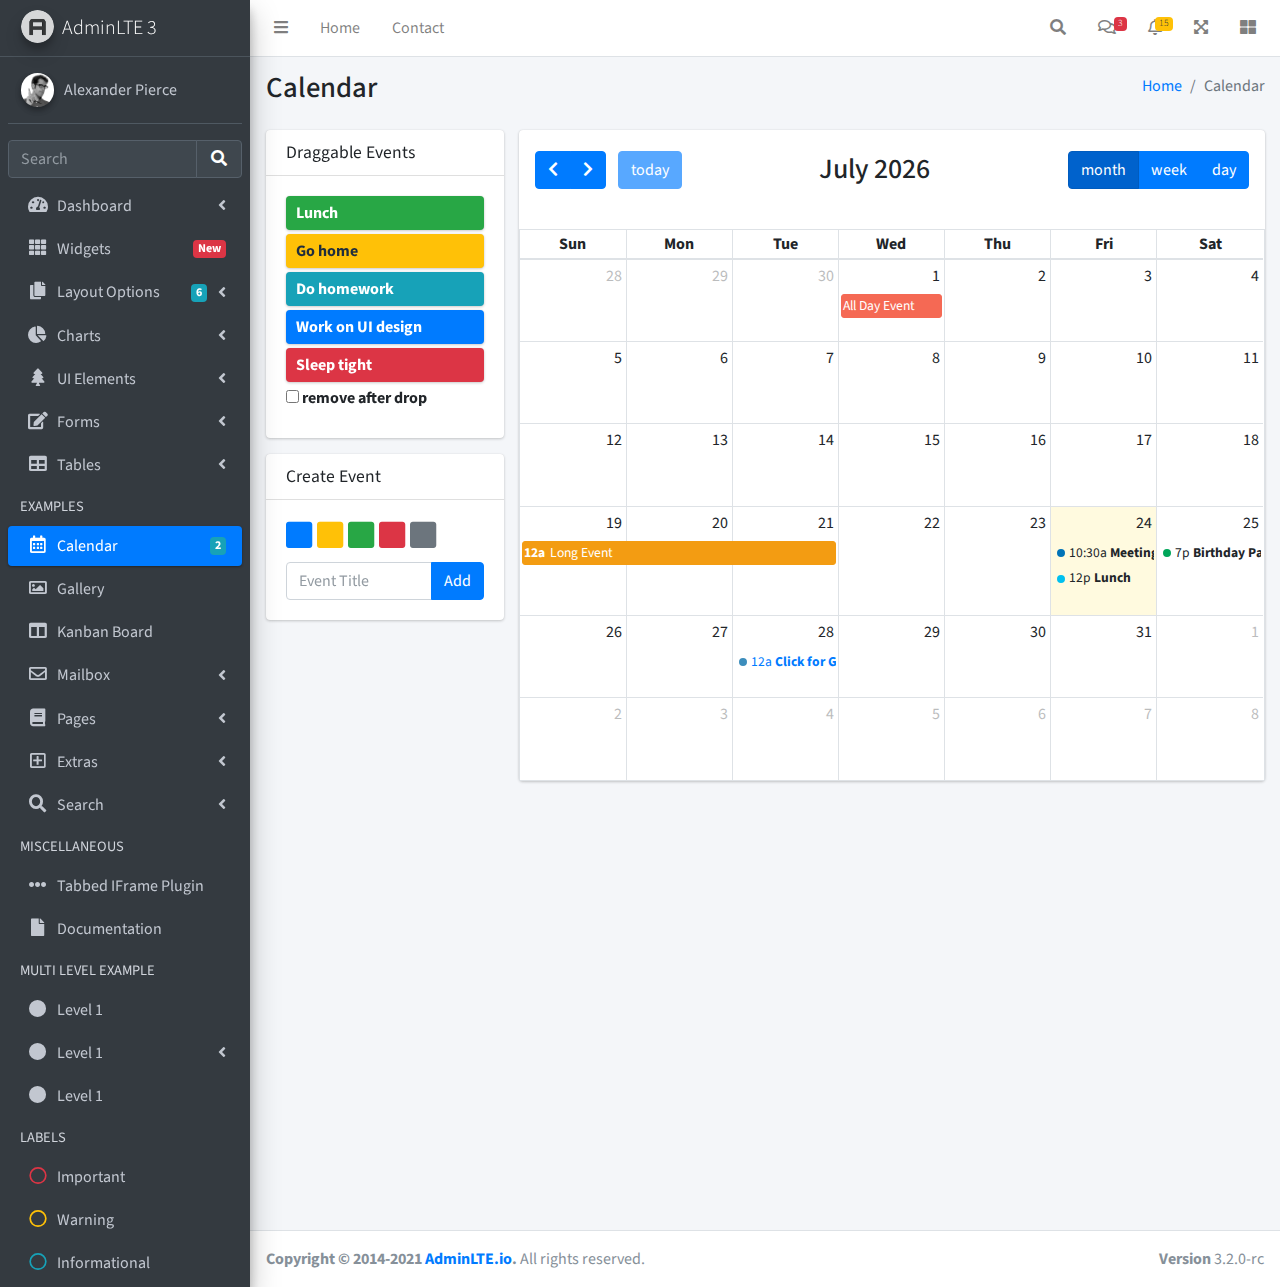
<file: pages/calendar.html>
<!DOCTYPE html>
<html lang="en">
<head>
  <meta charset="utf-8">
  <meta name="viewport" content="width=device-width, initial-scale=1">
  <title>AdminLTE 3 | Calendar</title>

  <!-- Google Font: Source Sans Pro -->
  <link rel="stylesheet" href="https://fonts.googleapis.com/css?family=Source+Sans+Pro:300,400,400i,700&display=fallback">
  <!-- Font Awesome -->
  <link rel="stylesheet" href="../plugins/fontawesome-free/css/all.min.css">
  <!-- fullCalendar -->
  <link rel="stylesheet" href="../plugins/fullcalendar/main.css">
  <!-- Theme style -->
  <link rel="stylesheet" href="../dist/css/adminlte.min.css">
</head>
<body class="hold-transition sidebar-mini">
<div class="wrapper">
  <!-- Navbar -->
  <nav class="main-header navbar navbar-expand navbar-white navbar-light">
    <!-- Left navbar links -->
    <ul class="navbar-nav">
      <li class="nav-item">
        <a class="nav-link" data-widget="pushmenu" href="#" role="button"><i class="fas fa-bars"></i></a>
      </li>
      <li class="nav-item d-none d-sm-inline-block">
        <a href="../index3.html" class="nav-link">Home</a>
      </li>
      <li class="nav-item d-none d-sm-inline-block">
        <a href="#" class="nav-link">Contact</a>
      </li>
    </ul>

    <!-- Right navbar links -->
    <ul class="navbar-nav ml-auto">
      <!-- Navbar Search -->
      <li class="nav-item">
        <a class="nav-link" data-widget="navbar-search" href="#" role="button">
          <i class="fas fa-search"></i>
        </a>
        <div class="navbar-search-block">
          <form class="form-inline">
            <div class="input-group input-group-sm">
              <input class="form-control form-control-navbar" type="search" placeholder="Search" aria-label="Search">
              <div class="input-group-append">
                <button class="btn btn-navbar" type="submit">
                  <i class="fas fa-search"></i>
                </button>
                <button class="btn btn-navbar" type="button" data-widget="navbar-search">
                  <i class="fas fa-times"></i>
                </button>
              </div>
            </div>
          </form>
        </div>
      </li>

      <!-- Messages Dropdown Menu -->
      <li class="nav-item dropdown">
        <a class="nav-link" data-toggle="dropdown" href="#">
          <i class="far fa-comments"></i>
          <span class="badge badge-danger navbar-badge">3</span>
        </a>
        <div class="dropdown-menu dropdown-menu-lg dropdown-menu-right">
          <a href="#" class="dropdown-item">
            <!-- Message Start -->
            <div class="media">
              <img src="../dist/img/user1-128x128.jpg" alt="User Avatar" class="img-size-50 mr-3 img-circle">
              <div class="media-body">
                <h3 class="dropdown-item-title">
                  Brad Diesel
                  <span class="float-right text-sm text-danger"><i class="fas fa-star"></i></span>
                </h3>
                <p class="text-sm">Call me whenever you can...</p>
                <p class="text-sm text-muted"><i class="far fa-clock mr-1"></i> 4 Hours Ago</p>
              </div>
            </div>
            <!-- Message End -->
          </a>
          <div class="dropdown-divider"></div>
          <a href="#" class="dropdown-item">
            <!-- Message Start -->
            <div class="media">
              <img src="../dist/img/user8-128x128.jpg" alt="User Avatar" class="img-size-50 img-circle mr-3">
              <div class="media-body">
                <h3 class="dropdown-item-title">
                  John Pierce
                  <span class="float-right text-sm text-muted"><i class="fas fa-star"></i></span>
                </h3>
                <p class="text-sm">I got your message bro</p>
                <p class="text-sm text-muted"><i class="far fa-clock mr-1"></i> 4 Hours Ago</p>
              </div>
            </div>
            <!-- Message End -->
          </a>
          <div class="dropdown-divider"></div>
          <a href="#" class="dropdown-item">
            <!-- Message Start -->
            <div class="media">
              <img src="../dist/img/user3-128x128.jpg" alt="User Avatar" class="img-size-50 img-circle mr-3">
              <div class="media-body">
                <h3 class="dropdown-item-title">
                  Nora Silvester
                  <span class="float-right text-sm text-warning"><i class="fas fa-star"></i></span>
                </h3>
                <p class="text-sm">The subject goes here</p>
                <p class="text-sm text-muted"><i class="far fa-clock mr-1"></i> 4 Hours Ago</p>
              </div>
            </div>
            <!-- Message End -->
          </a>
          <div class="dropdown-divider"></div>
          <a href="#" class="dropdown-item dropdown-footer">See All Messages</a>
        </div>
      </li>
      <!-- Notifications Dropdown Menu -->
      <li class="nav-item dropdown">
        <a class="nav-link" data-toggle="dropdown" href="#">
          <i class="far fa-bell"></i>
          <span class="badge badge-warning navbar-badge">15</span>
        </a>
        <div class="dropdown-menu dropdown-menu-lg dropdown-menu-right">
          <span class="dropdown-item dropdown-header">15 Notifications</span>
          <div class="dropdown-divider"></div>
          <a href="#" class="dropdown-item">
            <i class="fas fa-envelope mr-2"></i> 4 new messages
            <span class="float-right text-muted text-sm">3 mins</span>
          </a>
          <div class="dropdown-divider"></div>
          <a href="#" class="dropdown-item">
            <i class="fas fa-users mr-2"></i> 8 friend requests
            <span class="float-right text-muted text-sm">12 hours</span>
          </a>
          <div class="dropdown-divider"></div>
          <a href="#" class="dropdown-item">
            <i class="fas fa-file mr-2"></i> 3 new reports
            <span class="float-right text-muted text-sm">2 days</span>
          </a>
          <div class="dropdown-divider"></div>
          <a href="#" class="dropdown-item dropdown-footer">See All Notifications</a>
        </div>
      </li>
      <li class="nav-item">
        <a class="nav-link" data-widget="fullscreen" href="#" role="button">
          <i class="fas fa-expand-arrows-alt"></i>
        </a>
      </li>
      <li class="nav-item">
        <a class="nav-link" data-widget="control-sidebar" data-slide="true" href="#" role="button">
          <i class="fas fa-th-large"></i>
        </a>
      </li>
    </ul>
  </nav>
  <!-- /.navbar -->

  <!-- Main Sidebar Container -->
  <aside class="main-sidebar sidebar-dark-primary elevation-4">
    <!-- Brand Logo -->
    <a href="../index3.html" class="brand-link">
      <img src="../dist/img/AdminLTELogo.png" alt="AdminLTE Logo" class="brand-image img-circle elevation-3" style="opacity: .8">
      <span class="brand-text font-weight-light">AdminLTE 3</span>
    </a>

    <!-- Sidebar -->
    <div class="sidebar">
      <!-- Sidebar user panel (optional) -->
      <div class="user-panel mt-3 pb-3 mb-3 d-flex">
        <div class="image">
          <img src="../dist/img/user2-160x160.jpg" class="img-circle elevation-2" alt="User Image">
        </div>
        <div class="info">
          <a href="#" class="d-block">Alexander Pierce</a>
        </div>
      </div>

      <!-- SidebarSearch Form -->
      <div class="form-inline">
        <div class="input-group" data-widget="sidebar-search">
          <input class="form-control form-control-sidebar" type="search" placeholder="Search" aria-label="Search">
          <div class="input-group-append">
            <button class="btn btn-sidebar">
              <i class="fas fa-search fa-fw"></i>
            </button>
          </div>
        </div>
      </div>

      <!-- Sidebar Menu -->
      <nav class="mt-2">
        <ul class="nav nav-pills nav-sidebar flex-column" data-widget="treeview" role="menu" data-accordion="false">
          <!-- Add icons to the links using the .nav-icon class
               with font-awesome or any other icon font library -->
          <li class="nav-item">
            <a href="#" class="nav-link">
              <i class="nav-icon fas fa-tachometer-alt"></i>
              <p>
                Dashboard
                <i class="right fas fa-angle-left"></i>
              </p>
            </a>
            <ul class="nav nav-treeview">
              <li class="nav-item">
                <a href="../index.html" class="nav-link">
                  <i class="far fa-circle nav-icon"></i>
                  <p>Dashboard v1</p>
                </a>
              </li>
              <li class="nav-item">
                <a href="../index2.html" class="nav-link">
                  <i class="far fa-circle nav-icon"></i>
                  <p>Dashboard v2</p>
                </a>
              </li>
              <li class="nav-item">
                <a href="../index3.html" class="nav-link">
                  <i class="far fa-circle nav-icon"></i>
                  <p>Dashboard v3</p>
                </a>
              </li>
            </ul>
          </li>
          <li class="nav-item">
            <a href="widgets.html" class="nav-link">
              <i class="nav-icon fas fa-th"></i>
              <p>
                Widgets
                <span class="right badge badge-danger">New</span>
              </p>
            </a>
          </li>
          <li class="nav-item">
            <a href="#" class="nav-link">
              <i class="nav-icon fas fa-copy"></i>
              <p>
                Layout Options
                <i class="fas fa-angle-left right"></i>
                <span class="badge badge-info right">6</span>
              </p>
            </a>
            <ul class="nav nav-treeview">
              <li class="nav-item">
                <a href="layout/top-nav.html" class="nav-link">
                  <i class="far fa-circle nav-icon"></i>
                  <p>Top Navigation</p>
                </a>
              </li>
              <li class="nav-item">
                <a href="layout/top-nav-sidebar.html" class="nav-link">
                  <i class="far fa-circle nav-icon"></i>
                  <p>Top Navigation + Sidebar</p>
                </a>
              </li>
              <li class="nav-item">
                <a href="layout/boxed.html" class="nav-link">
                  <i class="far fa-circle nav-icon"></i>
                  <p>Boxed</p>
                </a>
              </li>
              <li class="nav-item">
                <a href="layout/fixed-sidebar.html" class="nav-link">
                  <i class="far fa-circle nav-icon"></i>
                  <p>Fixed Sidebar</p>
                </a>
              </li>
              <li class="nav-item">
                <a href="layout/fixed-sidebar-custom.html" class="nav-link">
                  <i class="far fa-circle nav-icon"></i>
                  <p>Fixed Sidebar <small>+ Custom Area</small></p>
                </a>
              </li>
              <li class="nav-item">
                <a href="layout/fixed-topnav.html" class="nav-link">
                  <i class="far fa-circle nav-icon"></i>
                  <p>Fixed Navbar</p>
                </a>
              </li>
              <li class="nav-item">
                <a href="layout/fixed-footer.html" class="nav-link">
                  <i class="far fa-circle nav-icon"></i>
                  <p>Fixed Footer</p>
                </a>
              </li>
              <li class="nav-item">
                <a href="layout/collapsed-sidebar.html" class="nav-link">
                  <i class="far fa-circle nav-icon"></i>
                  <p>Collapsed Sidebar</p>
                </a>
              </li>
            </ul>
          </li>
          <li class="nav-item">
            <a href="#" class="nav-link">
              <i class="nav-icon fas fa-chart-pie"></i>
              <p>
                Charts
                <i class="right fas fa-angle-left"></i>
              </p>
            </a>
            <ul class="nav nav-treeview">
              <li class="nav-item">
                <a href="charts/chartjs.html" class="nav-link">
                  <i class="far fa-circle nav-icon"></i>
                  <p>ChartJS</p>
                </a>
              </li>
              <li class="nav-item">
                <a href="charts/flot.html" class="nav-link">
                  <i class="far fa-circle nav-icon"></i>
                  <p>Flot</p>
                </a>
              </li>
              <li class="nav-item">
                <a href="charts/inline.html" class="nav-link">
                  <i class="far fa-circle nav-icon"></i>
                  <p>Inline</p>
                </a>
              </li>
              <li class="nav-item">
                <a href="charts/uplot.html" class="nav-link">
                  <i class="far fa-circle nav-icon"></i>
                  <p>uPlot</p>
                </a>
              </li>
            </ul>
          </li>
          <li class="nav-item">
            <a href="#" class="nav-link">
              <i class="nav-icon fas fa-tree"></i>
              <p>
                UI Elements
                <i class="fas fa-angle-left right"></i>
              </p>
            </a>
            <ul class="nav nav-treeview">
              <li class="nav-item">
                <a href="UI/general.html" class="nav-link">
                  <i class="far fa-circle nav-icon"></i>
                  <p>General</p>
                </a>
              </li>
              <li class="nav-item">
                <a href="UI/icons.html" class="nav-link">
                  <i class="far fa-circle nav-icon"></i>
                  <p>Icons</p>
                </a>
              </li>
              <li class="nav-item">
                <a href="UI/buttons.html" class="nav-link">
                  <i class="far fa-circle nav-icon"></i>
                  <p>Buttons</p>
                </a>
              </li>
              <li class="nav-item">
                <a href="UI/sliders.html" class="nav-link">
                  <i class="far fa-circle nav-icon"></i>
                  <p>Sliders</p>
                </a>
              </li>
              <li class="nav-item">
                <a href="UI/modals.html" class="nav-link">
                  <i class="far fa-circle nav-icon"></i>
                  <p>Modals & Alerts</p>
                </a>
              </li>
              <li class="nav-item">
                <a href="UI/navbar.html" class="nav-link">
                  <i class="far fa-circle nav-icon"></i>
                  <p>Navbar & Tabs</p>
                </a>
              </li>
              <li class="nav-item">
                <a href="UI/timeline.html" class="nav-link">
                  <i class="far fa-circle nav-icon"></i>
                  <p>Timeline</p>
                </a>
              </li>
              <li class="nav-item">
                <a href="UI/ribbons.html" class="nav-link">
                  <i class="far fa-circle nav-icon"></i>
                  <p>Ribbons</p>
                </a>
              </li>
            </ul>
          </li>
          <li class="nav-item">
            <a href="#" class="nav-link">
              <i class="nav-icon fas fa-edit"></i>
              <p>
                Forms
                <i class="fas fa-angle-left right"></i>
              </p>
            </a>
            <ul class="nav nav-treeview">
              <li class="nav-item">
                <a href="forms/general.html" class="nav-link">
                  <i class="far fa-circle nav-icon"></i>
                  <p>General Elements</p>
                </a>
              </li>
              <li class="nav-item">
                <a href="forms/advanced.html" class="nav-link">
                  <i class="far fa-circle nav-icon"></i>
                  <p>Advanced Elements</p>
                </a>
              </li>
              <li class="nav-item">
                <a href="forms/editors.html" class="nav-link">
                  <i class="far fa-circle nav-icon"></i>
                  <p>Editors</p>
                </a>
              </li>
              <li class="nav-item">
                <a href="forms/validation.html" class="nav-link">
                  <i class="far fa-circle nav-icon"></i>
                  <p>Validation</p>
                </a>
              </li>
            </ul>
          </li>
          <li class="nav-item">
            <a href="#" class="nav-link">
              <i class="nav-icon fas fa-table"></i>
              <p>
                Tables
                <i class="fas fa-angle-left right"></i>
              </p>
            </a>
            <ul class="nav nav-treeview">
              <li class="nav-item">
                <a href="tables/simple.html" class="nav-link">
                  <i class="far fa-circle nav-icon"></i>
                  <p>Simple Tables</p>
                </a>
              </li>
              <li class="nav-item">
                <a href="tables/data.html" class="nav-link">
                  <i class="far fa-circle nav-icon"></i>
                  <p>DataTables</p>
                </a>
              </li>
              <li class="nav-item">
                <a href="tables/jsgrid.html" class="nav-link">
                  <i class="far fa-circle nav-icon"></i>
                  <p>jsGrid</p>
                </a>
              </li>
            </ul>
          </li>
          <li class="nav-header">EXAMPLES</li>
          <li class="nav-item">
            <a href="calendar.html" class="nav-link active">
              <i class="nav-icon far fa-calendar-alt"></i>
              <p>
                Calendar
                <span class="badge badge-info right">2</span>
              </p>
            </a>
          </li>
          <li class="nav-item">
            <a href="gallery.html" class="nav-link">
              <i class="nav-icon far fa-image"></i>
              <p>
                Gallery
              </p>
            </a>
          </li>
          <li class="nav-item">
            <a href="kanban.html" class="nav-link">
              <i class="nav-icon fas fa-columns"></i>
              <p>
                Kanban Board
              </p>
            </a>
          </li>
          <li class="nav-item">
            <a href="#" class="nav-link">
              <i class="nav-icon far fa-envelope"></i>
              <p>
                Mailbox
                <i class="fas fa-angle-left right"></i>
              </p>
            </a>
            <ul class="nav nav-treeview">
              <li class="nav-item">
                <a href="mailbox/mailbox.html" class="nav-link">
                  <i class="far fa-circle nav-icon"></i>
                  <p>Inbox</p>
                </a>
              </li>
              <li class="nav-item">
                <a href="mailbox/compose.html" class="nav-link">
                  <i class="far fa-circle nav-icon"></i>
                  <p>Compose</p>
                </a>
              </li>
              <li class="nav-item">
                <a href="mailbox/read-mail.html" class="nav-link">
                  <i class="far fa-circle nav-icon"></i>
                  <p>Read</p>
                </a>
              </li>
            </ul>
          </li>
          <li class="nav-item">
            <a href="#" class="nav-link">
              <i class="nav-icon fas fa-book"></i>
              <p>
                Pages
                <i class="fas fa-angle-left right"></i>
              </p>
            </a>
            <ul class="nav nav-treeview">
              <li class="nav-item">
                <a href="examples/invoice.html" class="nav-link">
                  <i class="far fa-circle nav-icon"></i>
                  <p>Invoice</p>
                </a>
              </li>
              <li class="nav-item">
                <a href="examples/profile.html" class="nav-link">
                  <i class="far fa-circle nav-icon"></i>
                  <p>Profile</p>
                </a>
              </li>
              <li class="nav-item">
                <a href="examples/e-commerce.html" class="nav-link">
                  <i class="far fa-circle nav-icon"></i>
                  <p>E-commerce</p>
                </a>
              </li>
              <li class="nav-item">
                <a href="examples/projects.html" class="nav-link">
                  <i class="far fa-circle nav-icon"></i>
                  <p>Projects</p>
                </a>
              </li>
              <li class="nav-item">
                <a href="examples/project-add.html" class="nav-link">
                  <i class="far fa-circle nav-icon"></i>
                  <p>Project Add</p>
                </a>
              </li>
              <li class="nav-item">
                <a href="examples/project-edit.html" class="nav-link">
                  <i class="far fa-circle nav-icon"></i>
                  <p>Project Edit</p>
                </a>
              </li>
              <li class="nav-item">
                <a href="examples/project-detail.html" class="nav-link">
                  <i class="far fa-circle nav-icon"></i>
                  <p>Project Detail</p>
                </a>
              </li>
              <li class="nav-item">
                <a href="examples/contacts.html" class="nav-link">
                  <i class="far fa-circle nav-icon"></i>
                  <p>Contacts</p>
                </a>
              </li>
              <li class="nav-item">
                <a href="examples/faq.html" class="nav-link">
                  <i class="far fa-circle nav-icon"></i>
                  <p>FAQ</p>
                </a>
              </li>
              <li class="nav-item">
                <a href="examples/contact-us.html" class="nav-link">
                  <i class="far fa-circle nav-icon"></i>
                  <p>Contact us</p>
                </a>
              </li>
            </ul>
          </li>
          <li class="nav-item">
            <a href="#" class="nav-link">
              <i class="nav-icon far fa-plus-square"></i>
              <p>
                Extras
                <i class="fas fa-angle-left right"></i>
              </p>
            </a>
            <ul class="nav nav-treeview">
              <li class="nav-item">
                <a href="#" class="nav-link">
                  <i class="far fa-circle nav-icon"></i>
                  <p>
                    Login & Register v1
                    <i class="fas fa-angle-left right"></i>
                  </p>
                </a>
                <ul class="nav nav-treeview">
                  <li class="nav-item">
                    <a href="examples/login.html" class="nav-link">
                      <i class="far fa-circle nav-icon"></i>
                      <p>Login v1</p>
                    </a>
                  </li>
                  <li class="nav-item">
                    <a href="examples/register.html" class="nav-link">
                      <i class="far fa-circle nav-icon"></i>
                      <p>Register v1</p>
                    </a>
                  </li>
                  <li class="nav-item">
                    <a href="examples/forgot-password.html" class="nav-link">
                      <i class="far fa-circle nav-icon"></i>
                      <p>Forgot Password v1</p>
                    </a>
                  </li>
                  <li class="nav-item">
                    <a href="examples/recover-password.html" class="nav-link">
                      <i class="far fa-circle nav-icon"></i>
                      <p>Recover Password v1</p>
                    </a>
                  </li>
                </ul>
              </li>
              <li class="nav-item">
                <a href="#" class="nav-link">
                  <i class="far fa-circle nav-icon"></i>
                  <p>
                    Login & Register v2
                    <i class="fas fa-angle-left right"></i>
                  </p>
                </a>
                <ul class="nav nav-treeview">
                  <li class="nav-item">
                    <a href="examples/login-v2.html" class="nav-link">
                      <i class="far fa-circle nav-icon"></i>
                      <p>Login v2</p>
                    </a>
                  </li>
                  <li class="nav-item">
                    <a href="examples/register-v2.html" class="nav-link">
                      <i class="far fa-circle nav-icon"></i>
                      <p>Register v2</p>
                    </a>
                  </li>
                  <li class="nav-item">
                    <a href="examples/forgot-password-v2.html" class="nav-link">
                      <i class="far fa-circle nav-icon"></i>
                      <p>Forgot Password v2</p>
                    </a>
                  </li>
                  <li class="nav-item">
                    <a href="examples/recover-password-v2.html" class="nav-link">
                      <i class="far fa-circle nav-icon"></i>
                      <p>Recover Password v2</p>
                    </a>
                  </li>
                </ul>
              </li>
              <li class="nav-item">
                <a href="examples/lockscreen.html" class="nav-link">
                  <i class="far fa-circle nav-icon"></i>
                  <p>Lockscreen</p>
                </a>
              </li>
              <li class="nav-item">
                <a href="examples/legacy-user-menu.html" class="nav-link">
                  <i class="far fa-circle nav-icon"></i>
                  <p>Legacy User Menu</p>
                </a>
              </li>
              <li class="nav-item">
                <a href="examples/language-menu.html" class="nav-link">
                  <i class="far fa-circle nav-icon"></i>
                  <p>Language Menu</p>
                </a>
              </li>
              <li class="nav-item">
                <a href="examples/404.html" class="nav-link">
                  <i class="far fa-circle nav-icon"></i>
                  <p>Error 404</p>
                </a>
              </li>
              <li class="nav-item">
                <a href="examples/500.html" class="nav-link">
                  <i class="far fa-circle nav-icon"></i>
                  <p>Error 500</p>
                </a>
              </li>
              <li class="nav-item">
                <a href="examples/pace.html" class="nav-link">
                  <i class="far fa-circle nav-icon"></i>
                  <p>Pace</p>
                </a>
              </li>
              <li class="nav-item">
                <a href="examples/blank.html" class="nav-link">
                  <i class="far fa-circle nav-icon"></i>
                  <p>Blank Page</p>
                </a>
              </li>
              <li class="nav-item">
                <a href="../starter.html" class="nav-link">
                  <i class="far fa-circle nav-icon"></i>
                  <p>Starter Page</p>
                </a>
              </li>
            </ul>
          </li>
          <li class="nav-item">
            <a href="#" class="nav-link">
              <i class="nav-icon fas fa-search"></i>
              <p>
                Search
                <i class="fas fa-angle-left right"></i>
              </p>
            </a>
            <ul class="nav nav-treeview">
              <li class="nav-item">
                <a href="search/simple.html" class="nav-link">
                  <i class="far fa-circle nav-icon"></i>
                  <p>Simple Search</p>
                </a>
              </li>
              <li class="nav-item">
                <a href="search/enhanced.html" class="nav-link">
                  <i class="far fa-circle nav-icon"></i>
                  <p>Enhanced</p>
                </a>
              </li>
            </ul>
          </li>
          <li class="nav-header">MISCELLANEOUS</li>
          <li class="nav-item">
            <a href="../iframe.html" class="nav-link">
              <i class="nav-icon fas fa-ellipsis-h"></i>
              <p>Tabbed IFrame Plugin</p>
            </a>
          </li>
          <li class="nav-item">
            <a href="https://adminlte.io/docs/3.1/" class="nav-link">
              <i class="nav-icon fas fa-file"></i>
              <p>Documentation</p>
            </a>
          </li>
          <li class="nav-header">MULTI LEVEL EXAMPLE</li>
          <li class="nav-item">
            <a href="#" class="nav-link">
              <i class="fas fa-circle nav-icon"></i>
              <p>Level 1</p>
            </a>
          </li>
          <li class="nav-item">
            <a href="#" class="nav-link">
              <i class="nav-icon fas fa-circle"></i>
              <p>
                Level 1
                <i class="right fas fa-angle-left"></i>
              </p>
            </a>
            <ul class="nav nav-treeview">
              <li class="nav-item">
                <a href="#" class="nav-link">
                  <i class="far fa-circle nav-icon"></i>
                  <p>Level 2</p>
                </a>
              </li>
              <li class="nav-item">
                <a href="#" class="nav-link">
                  <i class="far fa-circle nav-icon"></i>
                  <p>
                    Level 2
                    <i class="right fas fa-angle-left"></i>
                  </p>
                </a>
                <ul class="nav nav-treeview">
                  <li class="nav-item">
                    <a href="#" class="nav-link">
                      <i class="far fa-dot-circle nav-icon"></i>
                      <p>Level 3</p>
                    </a>
                  </li>
                  <li class="nav-item">
                    <a href="#" class="nav-link">
                      <i class="far fa-dot-circle nav-icon"></i>
                      <p>Level 3</p>
                    </a>
                  </li>
                  <li class="nav-item">
                    <a href="#" class="nav-link">
                      <i class="far fa-dot-circle nav-icon"></i>
                      <p>Level 3</p>
                    </a>
                  </li>
                </ul>
              </li>
              <li class="nav-item">
                <a href="#" class="nav-link">
                  <i class="far fa-circle nav-icon"></i>
                  <p>Level 2</p>
                </a>
              </li>
            </ul>
          </li>
          <li class="nav-item">
            <a href="#" class="nav-link">
              <i class="fas fa-circle nav-icon"></i>
              <p>Level 1</p>
            </a>
          </li>
          <li class="nav-header">LABELS</li>
          <li class="nav-item">
            <a href="#" class="nav-link">
              <i class="nav-icon far fa-circle text-danger"></i>
              <p class="text">Important</p>
            </a>
          </li>
          <li class="nav-item">
            <a href="#" class="nav-link">
              <i class="nav-icon far fa-circle text-warning"></i>
              <p>Warning</p>
            </a>
          </li>
          <li class="nav-item">
            <a href="#" class="nav-link">
              <i class="nav-icon far fa-circle text-info"></i>
              <p>Informational</p>
            </a>
          </li>
        </ul>
      </nav>
      <!-- /.sidebar-menu -->
    </div>
    <!-- /.sidebar -->
  </aside>

  <!-- Content Wrapper. Contains page content -->
  <div class="content-wrapper">
    <!-- Content Header (Page header) -->
    <section class="content-header">
      <div class="container-fluid">
        <div class="row mb-2">
          <div class="col-sm-6">
            <h1>Calendar</h1>
          </div>
          <div class="col-sm-6">
            <ol class="breadcrumb float-sm-right">
              <li class="breadcrumb-item"><a href="#">Home</a></li>
              <li class="breadcrumb-item active">Calendar</li>
            </ol>
          </div>
        </div>
      </div><!-- /.container-fluid -->
    </section>

    <!-- Main content -->
    <section class="content">
      <div class="container-fluid">
        <div class="row">
          <div class="col-md-3">
            <div class="sticky-top mb-3">
              <div class="card">
                <div class="card-header">
                  <h4 class="card-title">Draggable Events</h4>
                </div>
                <div class="card-body">
                  <!-- the events -->
                  <div id="external-events">
                    <div class="external-event bg-success">Lunch</div>
                    <div class="external-event bg-warning">Go home</div>
                    <div class="external-event bg-info">Do homework</div>
                    <div class="external-event bg-primary">Work on UI design</div>
                    <div class="external-event bg-danger">Sleep tight</div>
                    <div class="checkbox">
                      <label for="drop-remove">
                        <input type="checkbox" id="drop-remove">
                        remove after drop
                      </label>
                    </div>
                  </div>
                </div>
                <!-- /.card-body -->
              </div>
              <!-- /.card -->
              <div class="card">
                <div class="card-header">
                  <h3 class="card-title">Create Event</h3>
                </div>
                <div class="card-body">
                  <div class="btn-group" style="width: 100%; margin-bottom: 10px;">
                    <ul class="fc-color-picker" id="color-chooser">
                      <li><a class="text-primary" href="#"><i class="fas fa-square"></i></a></li>
                      <li><a class="text-warning" href="#"><i class="fas fa-square"></i></a></li>
                      <li><a class="text-success" href="#"><i class="fas fa-square"></i></a></li>
                      <li><a class="text-danger" href="#"><i class="fas fa-square"></i></a></li>
                      <li><a class="text-muted" href="#"><i class="fas fa-square"></i></a></li>
                    </ul>
                  </div>
                  <!-- /btn-group -->
                  <div class="input-group">
                    <input id="new-event" type="text" class="form-control" placeholder="Event Title">

                    <div class="input-group-append">
                      <button id="add-new-event" type="button" class="btn btn-primary">Add</button>
                    </div>
                    <!-- /btn-group -->
                  </div>
                  <!-- /input-group -->
                </div>
              </div>
            </div>
          </div>
          <!-- /.col -->
          <div class="col-md-9">
            <div class="card card-primary">
              <div class="card-body p-0">
                <!-- THE CALENDAR -->
                <div id="calendar"></div>
              </div>
              <!-- /.card-body -->
            </div>
            <!-- /.card -->
          </div>
          <!-- /.col -->
        </div>
        <!-- /.row -->
      </div><!-- /.container-fluid -->
    </section>
    <!-- /.content -->
  </div>
  <!-- /.content-wrapper -->

  <footer class="main-footer">
    <div class="float-right d-none d-sm-block">
      <b>Version</b> 3.2.0-rc
    </div>
    <strong>Copyright &copy; 2014-2021 <a href="https://adminlte.io">AdminLTE.io</a>.</strong> All rights reserved.
  </footer>

  <!-- Control Sidebar -->
  <aside class="control-sidebar control-sidebar-dark">
    <!-- Control sidebar content goes here -->
  </aside>
  <!-- /.control-sidebar -->
</div>
<!-- ./wrapper -->

<!-- jQuery -->
<script src="../plugins/jquery/jquery.min.js"></script>
<!-- Bootstrap -->
<script src="../plugins/bootstrap/js/bootstrap.bundle.min.js"></script>
<!-- jQuery UI -->
<script src="../plugins/jquery-ui/jquery-ui.min.js"></script>
<!-- AdminLTE App -->
<script src="../dist/js/adminlte.min.js"></script>
<!-- fullCalendar 2.2.5 -->
<script src="../plugins/moment/moment.min.js"></script>
<script src="../plugins/fullcalendar/main.js"></script>
<!-- AdminLTE for demo purposes -->
<script src="../dist/js/demo.js"></script>
<!-- Page specific script -->
<script>
  $(function () {

    /* initialize the external events
     -----------------------------------------------------------------*/
    function ini_events(ele) {
      ele.each(function () {

        // create an Event Object (https://fullcalendar.io/docs/event-object)
        // it doesn't need to have a start or end
        var eventObject = {
          title: $.trim($(this).text()) // use the element's text as the event title
        }

        // store the Event Object in the DOM element so we can get to it later
        $(this).data('eventObject', eventObject)

        // make the event draggable using jQuery UI
        $(this).draggable({
          zIndex        : 1070,
          revert        : true, // will cause the event to go back to its
          revertDuration: 0  //  original position after the drag
        })

      })
    }

    ini_events($('#external-events div.external-event'))

    /* initialize the calendar
     -----------------------------------------------------------------*/
    //Date for the calendar events (dummy data)
    var date = new Date()
    var d    = date.getDate(),
        m    = date.getMonth(),
        y    = date.getFullYear()

    var Calendar = FullCalendar.Calendar;
    var Draggable = FullCalendar.Draggable;

    var containerEl = document.getElementById('external-events');
    var checkbox = document.getElementById('drop-remove');
    var calendarEl = document.getElementById('calendar');

    // initialize the external events
    // -----------------------------------------------------------------

    new Draggable(containerEl, {
      itemSelector: '.external-event',
      eventData: function(eventEl) {
        return {
          title: eventEl.innerText,
          backgroundColor: window.getComputedStyle( eventEl ,null).getPropertyValue('background-color'),
          borderColor: window.getComputedStyle( eventEl ,null).getPropertyValue('background-color'),
          textColor: window.getComputedStyle( eventEl ,null).getPropertyValue('color'),
        };
      }
    });

    var calendar = new Calendar(calendarEl, {
      headerToolbar: {
        left  : 'prev,next today',
        center: 'title',
        right : 'dayGridMonth,timeGridWeek,timeGridDay'
      },
      themeSystem: 'bootstrap',
      //Random default events
      events: [
        {
          title          : 'All Day Event',
          start          : new Date(y, m, 1),
          backgroundColor: '#f56954', //red
          borderColor    : '#f56954', //red
          allDay         : true
        },
        {
          title          : 'Long Event',
          start          : new Date(y, m, d - 5),
          end            : new Date(y, m, d - 2),
          backgroundColor: '#f39c12', //yellow
          borderColor    : '#f39c12' //yellow
        },
        {
          title          : 'Meeting',
          start          : new Date(y, m, d, 10, 30),
          allDay         : false,
          backgroundColor: '#0073b7', //Blue
          borderColor    : '#0073b7' //Blue
        },
        {
          title          : 'Lunch',
          start          : new Date(y, m, d, 12, 0),
          end            : new Date(y, m, d, 14, 0),
          allDay         : false,
          backgroundColor: '#00c0ef', //Info (aqua)
          borderColor    : '#00c0ef' //Info (aqua)
        },
        {
          title          : 'Birthday Party',
          start          : new Date(y, m, d + 1, 19, 0),
          end            : new Date(y, m, d + 1, 22, 30),
          allDay         : false,
          backgroundColor: '#00a65a', //Success (green)
          borderColor    : '#00a65a' //Success (green)
        },
        {
          title          : 'Click for Google',
          start          : new Date(y, m, 28),
          end            : new Date(y, m, 29),
          url            : 'https://www.google.com/',
          backgroundColor: '#3c8dbc', //Primary (light-blue)
          borderColor    : '#3c8dbc' //Primary (light-blue)
        }
      ],
      editable  : true,
      droppable : true, // this allows things to be dropped onto the calendar !!!
      drop      : function(info) {
        // is the "remove after drop" checkbox checked?
        if (checkbox.checked) {
          // if so, remove the element from the "Draggable Events" list
          info.draggedEl.parentNode.removeChild(info.draggedEl);
        }
      }
    });

    calendar.render();
    // $('#calendar').fullCalendar()

    /* ADDING EVENTS */
    var currColor = '#3c8dbc' //Red by default
    // Color chooser button
    $('#color-chooser > li > a').click(function (e) {
      e.preventDefault()
      // Save color
      currColor = $(this).css('color')
      // Add color effect to button
      $('#add-new-event').css({
        'background-color': currColor,
        'border-color'    : currColor
      })
    })
    $('#add-new-event').click(function (e) {
      e.preventDefault()
      // Get value and make sure it is not null
      var val = $('#new-event').val()
      if (val.length == 0) {
        return
      }

      // Create events
      var event = $('<div />')
      event.css({
        'background-color': currColor,
        'border-color'    : currColor,
        'color'           : '#fff'
      }).addClass('external-event')
      event.text(val)
      $('#external-events').prepend(event)

      // Add draggable funtionality
      ini_events(event)

      // Remove event from text input
      $('#new-event').val('')
    })
  })
</script>
</body>
</html>
</file>
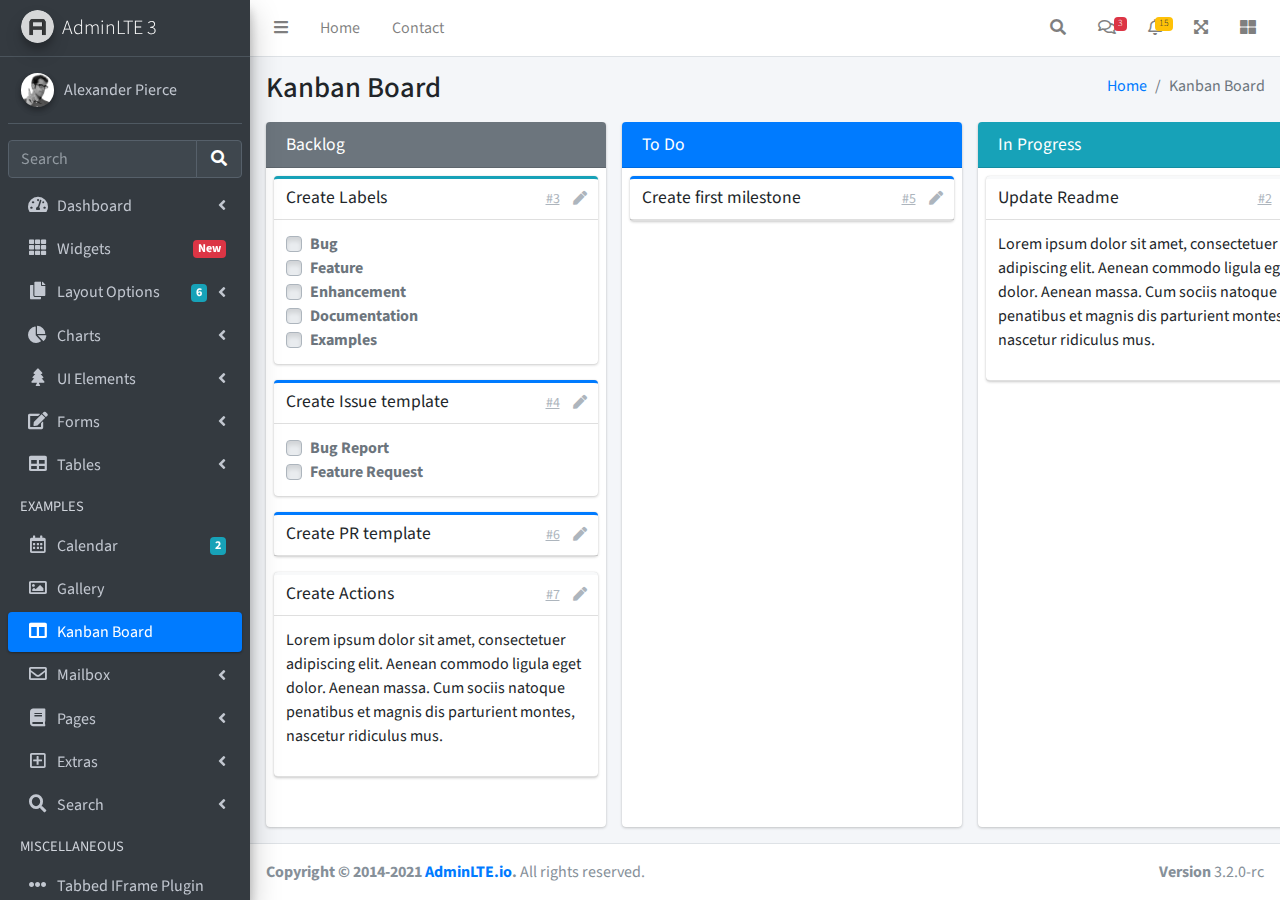
<file: pages/kanban.html>
<!DOCTYPE html>
<html lang="en">
<head>
  <meta charset="utf-8">
  <meta name="viewport" content="width=device-width, initial-scale=1">
  <title>AdminLTE 3 | Kanban Board</title>

  <!-- Google Font: Source Sans Pro -->
  <link rel="stylesheet" href="https://fonts.googleapis.com/css?family=Source+Sans+Pro:300,400,400i,700&display=fallback">
  <!-- Font Awesome -->
  <link rel="stylesheet" href="../plugins/fontawesome-free/css/all.min.css">
  <!-- Ekko Lightbox -->
  <link rel="stylesheet" href="../plugins/ekko-lightbox/ekko-lightbox.css">
  <!-- Theme style -->
  <link rel="stylesheet" href="../dist/css/adminlte.min.css">
  <!-- overlayScrollbars -->
  <link rel="stylesheet" href="../plugins/overlayScrollbars/css/OverlayScrollbars.min.css">
</head>
<body class="hold-transition sidebar-mini layout-fixed">
<div class="wrapper">
  <!-- Navbar -->
  <nav class="main-header navbar navbar-expand navbar-white navbar-light">
    <!-- Left navbar links -->
    <ul class="navbar-nav">
      <li class="nav-item">
        <a class="nav-link" data-widget="pushmenu" href="#" role="button"><i class="fas fa-bars"></i></a>
      </li>
      <li class="nav-item d-none d-sm-inline-block">
        <a href="../index3.html" class="nav-link">Home</a>
      </li>
      <li class="nav-item d-none d-sm-inline-block">
        <a href="#" class="nav-link">Contact</a>
      </li>
    </ul>

    <!-- Right navbar links -->
    <ul class="navbar-nav ml-auto">
      <!-- Navbar Search -->
      <li class="nav-item">
        <a class="nav-link" data-widget="navbar-search" href="#" role="button">
          <i class="fas fa-search"></i>
        </a>
        <div class="navbar-search-block">
          <form class="form-inline">
            <div class="input-group input-group-sm">
              <input class="form-control form-control-navbar" type="search" placeholder="Search" aria-label="Search">
              <div class="input-group-append">
                <button class="btn btn-navbar" type="submit">
                  <i class="fas fa-search"></i>
                </button>
                <button class="btn btn-navbar" type="button" data-widget="navbar-search">
                  <i class="fas fa-times"></i>
                </button>
              </div>
            </div>
          </form>
        </div>
      </li>

      <!-- Messages Dropdown Menu -->
      <li class="nav-item dropdown">
        <a class="nav-link" data-toggle="dropdown" href="#">
          <i class="far fa-comments"></i>
          <span class="badge badge-danger navbar-badge">3</span>
        </a>
        <div class="dropdown-menu dropdown-menu-lg dropdown-menu-right">
          <a href="#" class="dropdown-item">
            <!-- Message Start -->
            <div class="media">
              <img src="../dist/img/user1-128x128.jpg" alt="User Avatar" class="img-size-50 mr-3 img-circle">
              <div class="media-body">
                <h3 class="dropdown-item-title">
                  Brad Diesel
                  <span class="float-right text-sm text-danger"><i class="fas fa-star"></i></span>
                </h3>
                <p class="text-sm">Call me whenever you can...</p>
                <p class="text-sm text-muted"><i class="far fa-clock mr-1"></i> 4 Hours Ago</p>
              </div>
            </div>
            <!-- Message End -->
          </a>
          <div class="dropdown-divider"></div>
          <a href="#" class="dropdown-item">
            <!-- Message Start -->
            <div class="media">
              <img src="../dist/img/user8-128x128.jpg" alt="User Avatar" class="img-size-50 img-circle mr-3">
              <div class="media-body">
                <h3 class="dropdown-item-title">
                  John Pierce
                  <span class="float-right text-sm text-muted"><i class="fas fa-star"></i></span>
                </h3>
                <p class="text-sm">I got your message bro</p>
                <p class="text-sm text-muted"><i class="far fa-clock mr-1"></i> 4 Hours Ago</p>
              </div>
            </div>
            <!-- Message End -->
          </a>
          <div class="dropdown-divider"></div>
          <a href="#" class="dropdown-item">
            <!-- Message Start -->
            <div class="media">
              <img src="../dist/img/user3-128x128.jpg" alt="User Avatar" class="img-size-50 img-circle mr-3">
              <div class="media-body">
                <h3 class="dropdown-item-title">
                  Nora Silvester
                  <span class="float-right text-sm text-warning"><i class="fas fa-star"></i></span>
                </h3>
                <p class="text-sm">The subject goes here</p>
                <p class="text-sm text-muted"><i class="far fa-clock mr-1"></i> 4 Hours Ago</p>
              </div>
            </div>
            <!-- Message End -->
          </a>
          <div class="dropdown-divider"></div>
          <a href="#" class="dropdown-item dropdown-footer">See All Messages</a>
        </div>
      </li>
      <!-- Notifications Dropdown Menu -->
      <li class="nav-item dropdown">
        <a class="nav-link" data-toggle="dropdown" href="#">
          <i class="far fa-bell"></i>
          <span class="badge badge-warning navbar-badge">15</span>
        </a>
        <div class="dropdown-menu dropdown-menu-lg dropdown-menu-right">
          <span class="dropdown-item dropdown-header">15 Notifications</span>
          <div class="dropdown-divider"></div>
          <a href="#" class="dropdown-item">
            <i class="fas fa-envelope mr-2"></i> 4 new messages
            <span class="float-right text-muted text-sm">3 mins</span>
          </a>
          <div class="dropdown-divider"></div>
          <a href="#" class="dropdown-item">
            <i class="fas fa-users mr-2"></i> 8 friend requests
            <span class="float-right text-muted text-sm">12 hours</span>
          </a>
          <div class="dropdown-divider"></div>
          <a href="#" class="dropdown-item">
            <i class="fas fa-file mr-2"></i> 3 new reports
            <span class="float-right text-muted text-sm">2 days</span>
          </a>
          <div class="dropdown-divider"></div>
          <a href="#" class="dropdown-item dropdown-footer">See All Notifications</a>
        </div>
      </li>
      <li class="nav-item">
        <a class="nav-link" data-widget="fullscreen" href="#" role="button">
          <i class="fas fa-expand-arrows-alt"></i>
        </a>
      </li>
      <li class="nav-item">
        <a class="nav-link" data-widget="control-sidebar" data-slide="true" href="#" role="button">
          <i class="fas fa-th-large"></i>
        </a>
      </li>
    </ul>
  </nav>
  <!-- /.navbar -->

  <!-- Main Sidebar Container -->
  <aside class="main-sidebar sidebar-dark-primary elevation-4">
    <!-- Brand Logo -->
    <a href="../index3.html" class="brand-link">
      <img src="../dist/img/AdminLTELogo.png" alt="AdminLTE Logo" class="brand-image img-circle elevation-3" style="opacity: .8">
      <span class="brand-text font-weight-light">AdminLTE 3</span>
    </a>

    <!-- Sidebar -->
    <div class="sidebar">
      <!-- Sidebar user panel (optional) -->
      <div class="user-panel mt-3 pb-3 mb-3 d-flex">
        <div class="image">
          <img src="../dist/img/user2-160x160.jpg" class="img-circle elevation-2" alt="User Image">
        </div>
        <div class="info">
          <a href="#" class="d-block">Alexander Pierce</a>
        </div>
      </div>

      <!-- SidebarSearch Form -->
      <div class="form-inline">
        <div class="input-group" data-widget="sidebar-search">
          <input class="form-control form-control-sidebar" type="search" placeholder="Search" aria-label="Search">
          <div class="input-group-append">
            <button class="btn btn-sidebar">
              <i class="fas fa-search fa-fw"></i>
            </button>
          </div>
        </div>
      </div>

      <!-- Sidebar Menu -->
      <nav class="mt-2">
        <ul class="nav nav-pills nav-sidebar flex-column" data-widget="treeview" role="menu" data-accordion="false">
          <!-- Add icons to the links using the .nav-icon class
               with font-awesome or any other icon font library -->
          <li class="nav-item">
            <a href="#" class="nav-link">
              <i class="nav-icon fas fa-tachometer-alt"></i>
              <p>
                Dashboard
                <i class="right fas fa-angle-left"></i>
              </p>
            </a>
            <ul class="nav nav-treeview">
              <li class="nav-item">
                <a href="../index.html" class="nav-link">
                  <i class="far fa-circle nav-icon"></i>
                  <p>Dashboard v1</p>
                </a>
              </li>
              <li class="nav-item">
                <a href="../index2.html" class="nav-link">
                  <i class="far fa-circle nav-icon"></i>
                  <p>Dashboard v2</p>
                </a>
              </li>
              <li class="nav-item">
                <a href="../index3.html" class="nav-link">
                  <i class="far fa-circle nav-icon"></i>
                  <p>Dashboard v3</p>
                </a>
              </li>
            </ul>
          </li>
          <li class="nav-item">
            <a href="widgets.html" class="nav-link">
              <i class="nav-icon fas fa-th"></i>
              <p>
                Widgets
                <span class="right badge badge-danger">New</span>
              </p>
            </a>
          </li>
          <li class="nav-item">
            <a href="#" class="nav-link">
              <i class="nav-icon fas fa-copy"></i>
              <p>
                Layout Options
                <i class="fas fa-angle-left right"></i>
                <span class="badge badge-info right">6</span>
              </p>
            </a>
            <ul class="nav nav-treeview">
              <li class="nav-item">
                <a href="layout/top-nav.html" class="nav-link">
                  <i class="far fa-circle nav-icon"></i>
                  <p>Top Navigation</p>
                </a>
              </li>
              <li class="nav-item">
                <a href="layout/top-nav-sidebar.html" class="nav-link">
                  <i class="far fa-circle nav-icon"></i>
                  <p>Top Navigation + Sidebar</p>
                </a>
              </li>
              <li class="nav-item">
                <a href="layout/boxed.html" class="nav-link">
                  <i class="far fa-circle nav-icon"></i>
                  <p>Boxed</p>
                </a>
              </li>
              <li class="nav-item">
                <a href="layout/fixed-sidebar.html" class="nav-link">
                  <i class="far fa-circle nav-icon"></i>
                  <p>Fixed Sidebar</p>
                </a>
              </li>
              <li class="nav-item">
                <a href="layout/fixed-sidebar-custom.html" class="nav-link">
                  <i class="far fa-circle nav-icon"></i>
                  <p>Fixed Sidebar <small>+ Custom Area</small></p>
                </a>
              </li>
              <li class="nav-item">
                <a href="layout/fixed-topnav.html" class="nav-link">
                  <i class="far fa-circle nav-icon"></i>
                  <p>Fixed Navbar</p>
                </a>
              </li>
              <li class="nav-item">
                <a href="layout/fixed-footer.html" class="nav-link">
                  <i class="far fa-circle nav-icon"></i>
                  <p>Fixed Footer</p>
                </a>
              </li>
              <li class="nav-item">
                <a href="layout/collapsed-sidebar.html" class="nav-link">
                  <i class="far fa-circle nav-icon"></i>
                  <p>Collapsed Sidebar</p>
                </a>
              </li>
            </ul>
          </li>
          <li class="nav-item">
            <a href="#" class="nav-link">
              <i class="nav-icon fas fa-chart-pie"></i>
              <p>
                Charts
                <i class="right fas fa-angle-left"></i>
              </p>
            </a>
            <ul class="nav nav-treeview">
              <li class="nav-item">
                <a href="charts/chartjs.html" class="nav-link">
                  <i class="far fa-circle nav-icon"></i>
                  <p>ChartJS</p>
                </a>
              </li>
              <li class="nav-item">
                <a href="charts/flot.html" class="nav-link">
                  <i class="far fa-circle nav-icon"></i>
                  <p>Flot</p>
                </a>
              </li>
              <li class="nav-item">
                <a href="charts/inline.html" class="nav-link">
                  <i class="far fa-circle nav-icon"></i>
                  <p>Inline</p>
                </a>
              </li>
              <li class="nav-item">
                <a href="charts/uplot.html" class="nav-link">
                  <i class="far fa-circle nav-icon"></i>
                  <p>uPlot</p>
                </a>
              </li>
            </ul>
          </li>
          <li class="nav-item">
            <a href="#" class="nav-link">
              <i class="nav-icon fas fa-tree"></i>
              <p>
                UI Elements
                <i class="fas fa-angle-left right"></i>
              </p>
            </a>
            <ul class="nav nav-treeview">
              <li class="nav-item">
                <a href="UI/general.html" class="nav-link">
                  <i class="far fa-circle nav-icon"></i>
                  <p>General</p>
                </a>
              </li>
              <li class="nav-item">
                <a href="UI/icons.html" class="nav-link">
                  <i class="far fa-circle nav-icon"></i>
                  <p>Icons</p>
                </a>
              </li>
              <li class="nav-item">
                <a href="UI/buttons.html" class="nav-link">
                  <i class="far fa-circle nav-icon"></i>
                  <p>Buttons</p>
                </a>
              </li>
              <li class="nav-item">
                <a href="UI/sliders.html" class="nav-link">
                  <i class="far fa-circle nav-icon"></i>
                  <p>Sliders</p>
                </a>
              </li>
              <li class="nav-item">
                <a href="UI/modals.html" class="nav-link">
                  <i class="far fa-circle nav-icon"></i>
                  <p>Modals & Alerts</p>
                </a>
              </li>
              <li class="nav-item">
                <a href="UI/navbar.html" class="nav-link">
                  <i class="far fa-circle nav-icon"></i>
                  <p>Navbar & Tabs</p>
                </a>
              </li>
              <li class="nav-item">
                <a href="UI/timeline.html" class="nav-link">
                  <i class="far fa-circle nav-icon"></i>
                  <p>Timeline</p>
                </a>
              </li>
              <li class="nav-item">
                <a href="UI/ribbons.html" class="nav-link">
                  <i class="far fa-circle nav-icon"></i>
                  <p>Ribbons</p>
                </a>
              </li>
            </ul>
          </li>
          <li class="nav-item">
            <a href="#" class="nav-link">
              <i class="nav-icon fas fa-edit"></i>
              <p>
                Forms
                <i class="fas fa-angle-left right"></i>
              </p>
            </a>
            <ul class="nav nav-treeview">
              <li class="nav-item">
                <a href="forms/general.html" class="nav-link">
                  <i class="far fa-circle nav-icon"></i>
                  <p>General Elements</p>
                </a>
              </li>
              <li class="nav-item">
                <a href="forms/advanced.html" class="nav-link">
                  <i class="far fa-circle nav-icon"></i>
                  <p>Advanced Elements</p>
                </a>
              </li>
              <li class="nav-item">
                <a href="forms/editors.html" class="nav-link">
                  <i class="far fa-circle nav-icon"></i>
                  <p>Editors</p>
                </a>
              </li>
              <li class="nav-item">
                <a href="forms/validation.html" class="nav-link">
                  <i class="far fa-circle nav-icon"></i>
                  <p>Validation</p>
                </a>
              </li>
            </ul>
          </li>
          <li class="nav-item">
            <a href="#" class="nav-link">
              <i class="nav-icon fas fa-table"></i>
              <p>
                Tables
                <i class="fas fa-angle-left right"></i>
              </p>
            </a>
            <ul class="nav nav-treeview">
              <li class="nav-item">
                <a href="tables/simple.html" class="nav-link">
                  <i class="far fa-circle nav-icon"></i>
                  <p>Simple Tables</p>
                </a>
              </li>
              <li class="nav-item">
                <a href="tables/data.html" class="nav-link">
                  <i class="far fa-circle nav-icon"></i>
                  <p>DataTables</p>
                </a>
              </li>
              <li class="nav-item">
                <a href="tables/jsgrid.html" class="nav-link">
                  <i class="far fa-circle nav-icon"></i>
                  <p>jsGrid</p>
                </a>
              </li>
            </ul>
          </li>
          <li class="nav-header">EXAMPLES</li>
          <li class="nav-item">
            <a href="calendar.html" class="nav-link">
              <i class="nav-icon far fa-calendar-alt"></i>
              <p>
                Calendar
                <span class="badge badge-info right">2</span>
              </p>
            </a>
          </li>
          <li class="nav-item">
            <a href="gallery.html" class="nav-link">
              <i class="nav-icon far fa-image"></i>
              <p>
                Gallery
              </p>
            </a>
          </li>
          <li class="nav-item">
            <a href="kanban.html" class="nav-link active">
              <i class="nav-icon fas fa-columns"></i>
              <p>
                Kanban Board
              </p>
            </a>
          </li>
          <li class="nav-item">
            <a href="#" class="nav-link">
              <i class="nav-icon far fa-envelope"></i>
              <p>
                Mailbox
                <i class="fas fa-angle-left right"></i>
              </p>
            </a>
            <ul class="nav nav-treeview">
              <li class="nav-item">
                <a href="mailbox/mailbox.html" class="nav-link">
                  <i class="far fa-circle nav-icon"></i>
                  <p>Inbox</p>
                </a>
              </li>
              <li class="nav-item">
                <a href="mailbox/compose.html" class="nav-link">
                  <i class="far fa-circle nav-icon"></i>
                  <p>Compose</p>
                </a>
              </li>
              <li class="nav-item">
                <a href="mailbox/read-mail.html" class="nav-link">
                  <i class="far fa-circle nav-icon"></i>
                  <p>Read</p>
                </a>
              </li>
            </ul>
          </li>
          <li class="nav-item">
            <a href="#" class="nav-link">
              <i class="nav-icon fas fa-book"></i>
              <p>
                Pages
                <i class="fas fa-angle-left right"></i>
              </p>
            </a>
            <ul class="nav nav-treeview">
              <li class="nav-item">
                <a href="examples/invoice.html" class="nav-link">
                  <i class="far fa-circle nav-icon"></i>
                  <p>Invoice</p>
                </a>
              </li>
              <li class="nav-item">
                <a href="examples/profile.html" class="nav-link">
                  <i class="far fa-circle nav-icon"></i>
                  <p>Profile</p>
                </a>
              </li>
              <li class="nav-item">
                <a href="examples/e-commerce.html" class="nav-link">
                  <i class="far fa-circle nav-icon"></i>
                  <p>E-commerce</p>
                </a>
              </li>
              <li class="nav-item">
                <a href="examples/projects.html" class="nav-link">
                  <i class="far fa-circle nav-icon"></i>
                  <p>Projects</p>
                </a>
              </li>
              <li class="nav-item">
                <a href="examples/project-add.html" class="nav-link">
                  <i class="far fa-circle nav-icon"></i>
                  <p>Project Add</p>
                </a>
              </li>
              <li class="nav-item">
                <a href="examples/project-edit.html" class="nav-link">
                  <i class="far fa-circle nav-icon"></i>
                  <p>Project Edit</p>
                </a>
              </li>
              <li class="nav-item">
                <a href="examples/project-detail.html" class="nav-link">
                  <i class="far fa-circle nav-icon"></i>
                  <p>Project Detail</p>
                </a>
              </li>
              <li class="nav-item">
                <a href="examples/contacts.html" class="nav-link">
                  <i class="far fa-circle nav-icon"></i>
                  <p>Contacts</p>
                </a>
              </li>
              <li class="nav-item">
                <a href="examples/faq.html" class="nav-link">
                  <i class="far fa-circle nav-icon"></i>
                  <p>FAQ</p>
                </a>
              </li>
              <li class="nav-item">
                <a href="examples/contact-us.html" class="nav-link">
                  <i class="far fa-circle nav-icon"></i>
                  <p>Contact us</p>
                </a>
              </li>
            </ul>
          </li>
          <li class="nav-item">
            <a href="#" class="nav-link">
              <i class="nav-icon far fa-plus-square"></i>
              <p>
                Extras
                <i class="fas fa-angle-left right"></i>
              </p>
            </a>
            <ul class="nav nav-treeview">
              <li class="nav-item">
                <a href="#" class="nav-link">
                  <i class="far fa-circle nav-icon"></i>
                  <p>
                    Login & Register v1
                    <i class="fas fa-angle-left right"></i>
                  </p>
                </a>
                <ul class="nav nav-treeview">
                  <li class="nav-item">
                    <a href="examples/login.html" class="nav-link">
                      <i class="far fa-circle nav-icon"></i>
                      <p>Login v1</p>
                    </a>
                  </li>
                  <li class="nav-item">
                    <a href="examples/register.html" class="nav-link">
                      <i class="far fa-circle nav-icon"></i>
                      <p>Register v1</p>
                    </a>
                  </li>
                  <li class="nav-item">
                    <a href="examples/forgot-password.html" class="nav-link">
                      <i class="far fa-circle nav-icon"></i>
                      <p>Forgot Password v1</p>
                    </a>
                  </li>
                  <li class="nav-item">
                    <a href="examples/recover-password.html" class="nav-link">
                      <i class="far fa-circle nav-icon"></i>
                      <p>Recover Password v1</p>
                    </a>
                  </li>
                </ul>
              </li>
              <li class="nav-item">
                <a href="#" class="nav-link">
                  <i class="far fa-circle nav-icon"></i>
                  <p>
                    Login & Register v2
                    <i class="fas fa-angle-left right"></i>
                  </p>
                </a>
                <ul class="nav nav-treeview">
                  <li class="nav-item">
                    <a href="examples/login-v2.html" class="nav-link">
                      <i class="far fa-circle nav-icon"></i>
                      <p>Login v2</p>
                    </a>
                  </li>
                  <li class="nav-item">
                    <a href="examples/register-v2.html" class="nav-link">
                      <i class="far fa-circle nav-icon"></i>
                      <p>Register v2</p>
                    </a>
                  </li>
                  <li class="nav-item">
                    <a href="examples/forgot-password-v2.html" class="nav-link">
                      <i class="far fa-circle nav-icon"></i>
                      <p>Forgot Password v2</p>
                    </a>
                  </li>
                  <li class="nav-item">
                    <a href="examples/recover-password-v2.html" class="nav-link">
                      <i class="far fa-circle nav-icon"></i>
                      <p>Recover Password v2</p>
                    </a>
                  </li>
                </ul>
              </li>
              <li class="nav-item">
                <a href="examples/lockscreen.html" class="nav-link">
                  <i class="far fa-circle nav-icon"></i>
                  <p>Lockscreen</p>
                </a>
              </li>
              <li class="nav-item">
                <a href="examples/legacy-user-menu.html" class="nav-link">
                  <i class="far fa-circle nav-icon"></i>
                  <p>Legacy User Menu</p>
                </a>
              </li>
              <li class="nav-item">
                <a href="examples/language-menu.html" class="nav-link">
                  <i class="far fa-circle nav-icon"></i>
                  <p>Language Menu</p>
                </a>
              </li>
              <li class="nav-item">
                <a href="examples/404.html" class="nav-link">
                  <i class="far fa-circle nav-icon"></i>
                  <p>Error 404</p>
                </a>
              </li>
              <li class="nav-item">
                <a href="examples/500.html" class="nav-link">
                  <i class="far fa-circle nav-icon"></i>
                  <p>Error 500</p>
                </a>
              </li>
              <li class="nav-item">
                <a href="examples/pace.html" class="nav-link">
                  <i class="far fa-circle nav-icon"></i>
                  <p>Pace</p>
                </a>
              </li>
              <li class="nav-item">
                <a href="examples/blank.html" class="nav-link">
                  <i class="far fa-circle nav-icon"></i>
                  <p>Blank Page</p>
                </a>
              </li>
              <li class="nav-item">
                <a href="../starter.html" class="nav-link">
                  <i class="far fa-circle nav-icon"></i>
                  <p>Starter Page</p>
                </a>
              </li>
            </ul>
          </li>
          <li class="nav-item">
            <a href="#" class="nav-link">
              <i class="nav-icon fas fa-search"></i>
              <p>
                Search
                <i class="fas fa-angle-left right"></i>
              </p>
            </a>
            <ul class="nav nav-treeview">
              <li class="nav-item">
                <a href="search/simple.html" class="nav-link">
                  <i class="far fa-circle nav-icon"></i>
                  <p>Simple Search</p>
                </a>
              </li>
              <li class="nav-item">
                <a href="search/enhanced.html" class="nav-link">
                  <i class="far fa-circle nav-icon"></i>
                  <p>Enhanced</p>
                </a>
              </li>
            </ul>
          </li>
          <li class="nav-header">MISCELLANEOUS</li>
          <li class="nav-item">
            <a href="../iframe.html" class="nav-link">
              <i class="nav-icon fas fa-ellipsis-h"></i>
              <p>Tabbed IFrame Plugin</p>
            </a>
          </li>
          <li class="nav-item">
            <a href="https://adminlte.io/docs/3.1/" class="nav-link">
              <i class="nav-icon fas fa-file"></i>
              <p>Documentation</p>
            </a>
          </li>
          <li class="nav-header">MULTI LEVEL EXAMPLE</li>
          <li class="nav-item">
            <a href="#" class="nav-link">
              <i class="fas fa-circle nav-icon"></i>
              <p>Level 1</p>
            </a>
          </li>
          <li class="nav-item">
            <a href="#" class="nav-link">
              <i class="nav-icon fas fa-circle"></i>
              <p>
                Level 1
                <i class="right fas fa-angle-left"></i>
              </p>
            </a>
            <ul class="nav nav-treeview">
              <li class="nav-item">
                <a href="#" class="nav-link">
                  <i class="far fa-circle nav-icon"></i>
                  <p>Level 2</p>
                </a>
              </li>
              <li class="nav-item">
                <a href="#" class="nav-link">
                  <i class="far fa-circle nav-icon"></i>
                  <p>
                    Level 2
                    <i class="right fas fa-angle-left"></i>
                  </p>
                </a>
                <ul class="nav nav-treeview">
                  <li class="nav-item">
                    <a href="#" class="nav-link">
                      <i class="far fa-dot-circle nav-icon"></i>
                      <p>Level 3</p>
                    </a>
                  </li>
                  <li class="nav-item">
                    <a href="#" class="nav-link">
                      <i class="far fa-dot-circle nav-icon"></i>
                      <p>Level 3</p>
                    </a>
                  </li>
                  <li class="nav-item">
                    <a href="#" class="nav-link">
                      <i class="far fa-dot-circle nav-icon"></i>
                      <p>Level 3</p>
                    </a>
                  </li>
                </ul>
              </li>
              <li class="nav-item">
                <a href="#" class="nav-link">
                  <i class="far fa-circle nav-icon"></i>
                  <p>Level 2</p>
                </a>
              </li>
            </ul>
          </li>
          <li class="nav-item">
            <a href="#" class="nav-link">
              <i class="fas fa-circle nav-icon"></i>
              <p>Level 1</p>
            </a>
          </li>
          <li class="nav-header">LABELS</li>
          <li class="nav-item">
            <a href="#" class="nav-link">
              <i class="nav-icon far fa-circle text-danger"></i>
              <p class="text">Important</p>
            </a>
          </li>
          <li class="nav-item">
            <a href="#" class="nav-link">
              <i class="nav-icon far fa-circle text-warning"></i>
              <p>Warning</p>
            </a>
          </li>
          <li class="nav-item">
            <a href="#" class="nav-link">
              <i class="nav-icon far fa-circle text-info"></i>
              <p>Informational</p>
            </a>
          </li>
        </ul>
      </nav>
      <!-- /.sidebar-menu -->
    </div>
    <!-- /.sidebar -->
  </aside>

  <!-- Content Wrapper. Contains page content -->
  <div class="content-wrapper kanban">
    <section class="content-header">
      <div class="container-fluid">
        <div class="row">
          <div class="col-sm-6">
            <h1>Kanban Board</h1>
          </div>
          <div class="col-sm-6 d-none d-sm-block">
            <ol class="breadcrumb float-sm-right">
              <li class="breadcrumb-item"><a href="#">Home</a></li>
              <li class="breadcrumb-item active">Kanban Board</li>
            </ol>
          </div>
        </div>
      </div>
    </section>

    <section class="content pb-3">
      <div class="container-fluid h-100">
        <div class="card card-row card-secondary">
          <div class="card-header">
            <h3 class="card-title">
              Backlog
            </h3>
          </div>
          <div class="card-body">
            <div class="card card-info card-outline">
              <div class="card-header">
                <h5 class="card-title">Create Labels</h5>
                <div class="card-tools">
                  <a href="#" class="btn btn-tool btn-link">#3</a>
                  <a href="#" class="btn btn-tool">
                    <i class="fas fa-pen"></i>
                  </a>
                </div>
              </div>
              <div class="card-body">
                <div class="custom-control custom-checkbox">
                  <input class="custom-control-input" type="checkbox" id="customCheckbox1" disabled>
                  <label for="customCheckbox1" class="custom-control-label">Bug</label>
                </div>
                <div class="custom-control custom-checkbox">
                  <input class="custom-control-input" type="checkbox" id="customCheckbox2" disabled>
                  <label for="customCheckbox2" class="custom-control-label">Feature</label>
                </div>
                <div class="custom-control custom-checkbox">
                  <input class="custom-control-input" type="checkbox" id="customCheckbox3" disabled>
                  <label for="customCheckbox3" class="custom-control-label">Enhancement</label>
                </div>
                <div class="custom-control custom-checkbox">
                  <input class="custom-control-input" type="checkbox" id="customCheckbox4" disabled>
                  <label for="customCheckbox4" class="custom-control-label">Documentation</label>
                </div>
                <div class="custom-control custom-checkbox">
                  <input class="custom-control-input" type="checkbox" id="customCheckbox5" disabled>
                  <label for="customCheckbox5" class="custom-control-label">Examples</label>
                </div>
              </div>
            </div>
            <div class="card card-primary card-outline">
              <div class="card-header">
                <h5 class="card-title">Create Issue template</h5>
                <div class="card-tools">
                  <a href="#" class="btn btn-tool btn-link">#4</a>
                  <a href="#" class="btn btn-tool">
                    <i class="fas fa-pen"></i>
                  </a>
                </div>
              </div>
              <div class="card-body">
                <div class="custom-control custom-checkbox">
                  <input class="custom-control-input" type="checkbox" id="customCheckbox1_1" disabled>
                  <label for="customCheckbox1_1" class="custom-control-label">Bug Report</label>
                </div>
                <div class="custom-control custom-checkbox">
                  <input class="custom-control-input" type="checkbox" id="customCheckbox1_2" disabled>
                  <label for="customCheckbox1_2" class="custom-control-label">Feature Request</label>
                </div>
              </div>
            </div>
            <div class="card card-primary card-outline">
              <div class="card-header">
                <h5 class="card-title">Create PR template</h5>
                <div class="card-tools">
                  <a href="#" class="btn btn-tool btn-link">#6</a>
                  <a href="#" class="btn btn-tool">
                    <i class="fas fa-pen"></i>
                  </a>
                </div>
              </div>
            </div>
            <div class="card card-light card-outline">
              <div class="card-header">
                <h5 class="card-title">Create Actions</h5>
                <div class="card-tools">
                  <a href="#" class="btn btn-tool btn-link">#7</a>
                  <a href="#" class="btn btn-tool">
                    <i class="fas fa-pen"></i>
                  </a>
                </div>

              </div>
              <div class="card-body">
                <p>
                  Lorem ipsum dolor sit amet, consectetuer adipiscing elit.
                  Aenean commodo ligula eget dolor. Aenean massa.
                  Cum sociis natoque penatibus et magnis dis parturient montes,
                  nascetur ridiculus mus.
                </p>
              </div>
            </div>
          </div>
        </div>
        <div class="card card-row card-primary">
          <div class="card-header">
            <h3 class="card-title">
              To Do
            </h3>
          </div>
          <div class="card-body">
            <div class="card card-primary card-outline">
              <div class="card-header">
                <h5 class="card-title">Create first milestone</h5>
                <div class="card-tools">
                  <a href="#" class="btn btn-tool btn-link">#5</a>
                  <a href="#" class="btn btn-tool">
                    <i class="fas fa-pen"></i>
                  </a>
                </div>
              </div>
            </div>
          </div>
        </div>
        <div class="card card-row card-default">
          <div class="card-header bg-info">
            <h3 class="card-title">
              In Progress
            </h3>
          </div>
          <div class="card-body">
            <div class="card card-light card-outline">
              <div class="card-header">
                <h5 class="card-title">Update Readme</h5>
                <div class="card-tools">
                  <a href="#" class="btn btn-tool btn-link">#2</a>
                  <a href="#" class="btn btn-tool">
                    <i class="fas fa-pen"></i>
                  </a>
                </div>
              </div>
              <div class="card-body">
                <p>
                  Lorem ipsum dolor sit amet, consectetuer adipiscing elit.
                  Aenean commodo ligula eget dolor. Aenean massa.
                  Cum sociis natoque penatibus et magnis dis parturient montes,
                  nascetur ridiculus mus.
                </p>
              </div>
            </div>
          </div>
        </div>
        <div class="card card-row card-success">
          <div class="card-header">
            <h3 class="card-title">
              Done
            </h3>
          </div>
          <div class="card-body">
            <div class="card card-primary card-outline">
              <div class="card-header">
                <h5 class="card-title">Create repo</h5>
                <div class="card-tools">
                  <a href="#" class="btn btn-tool btn-link">#1</a>
                  <a href="#" class="btn btn-tool">
                    <i class="fas fa-pen"></i>
                  </a>
                </div>
              </div>
            </div>
          </div>
        </div>
      </div>
    </section>
  </div>

  <footer class="main-footer">
    <div class="float-right d-none d-sm-block">
      <b>Version</b> 3.2.0-rc
    </div>
    <strong>Copyright &copy; 2014-2021 <a href="https://adminlte.io">AdminLTE.io</a>.</strong> All rights reserved.
  </footer>

  <!-- Control Sidebar -->
  <aside class="control-sidebar control-sidebar-dark">
    <!-- Control sidebar content goes here -->
  </aside>
  <!-- /.control-sidebar -->
</div>
<!-- ./wrapper -->

<!-- jQuery -->
<script src="../plugins/jquery/jquery.min.js"></script>
<!-- Bootstrap -->
<script src="../plugins/bootstrap/js/bootstrap.bundle.min.js"></script>
<!-- Ekko Lightbox -->
<script src="../plugins/ekko-lightbox/ekko-lightbox.min.js"></script>
<!-- overlayScrollbars -->
<script src="../plugins/overlayScrollbars/js/jquery.overlayScrollbars.min.js"></script>
<!-- AdminLTE App -->
<script src="../dist/js/adminlte.min.js"></script>
<!-- Filterizr-->
<script src="../plugins/filterizr/jquery.filterizr.min.js"></script>
<!-- AdminLTE for demo purposes -->
<script src="../dist/js/demo.js"></script>
<!-- Page specific script -->
<script>
  $(function () {

  })
</script>
</body>
</html>
</file>
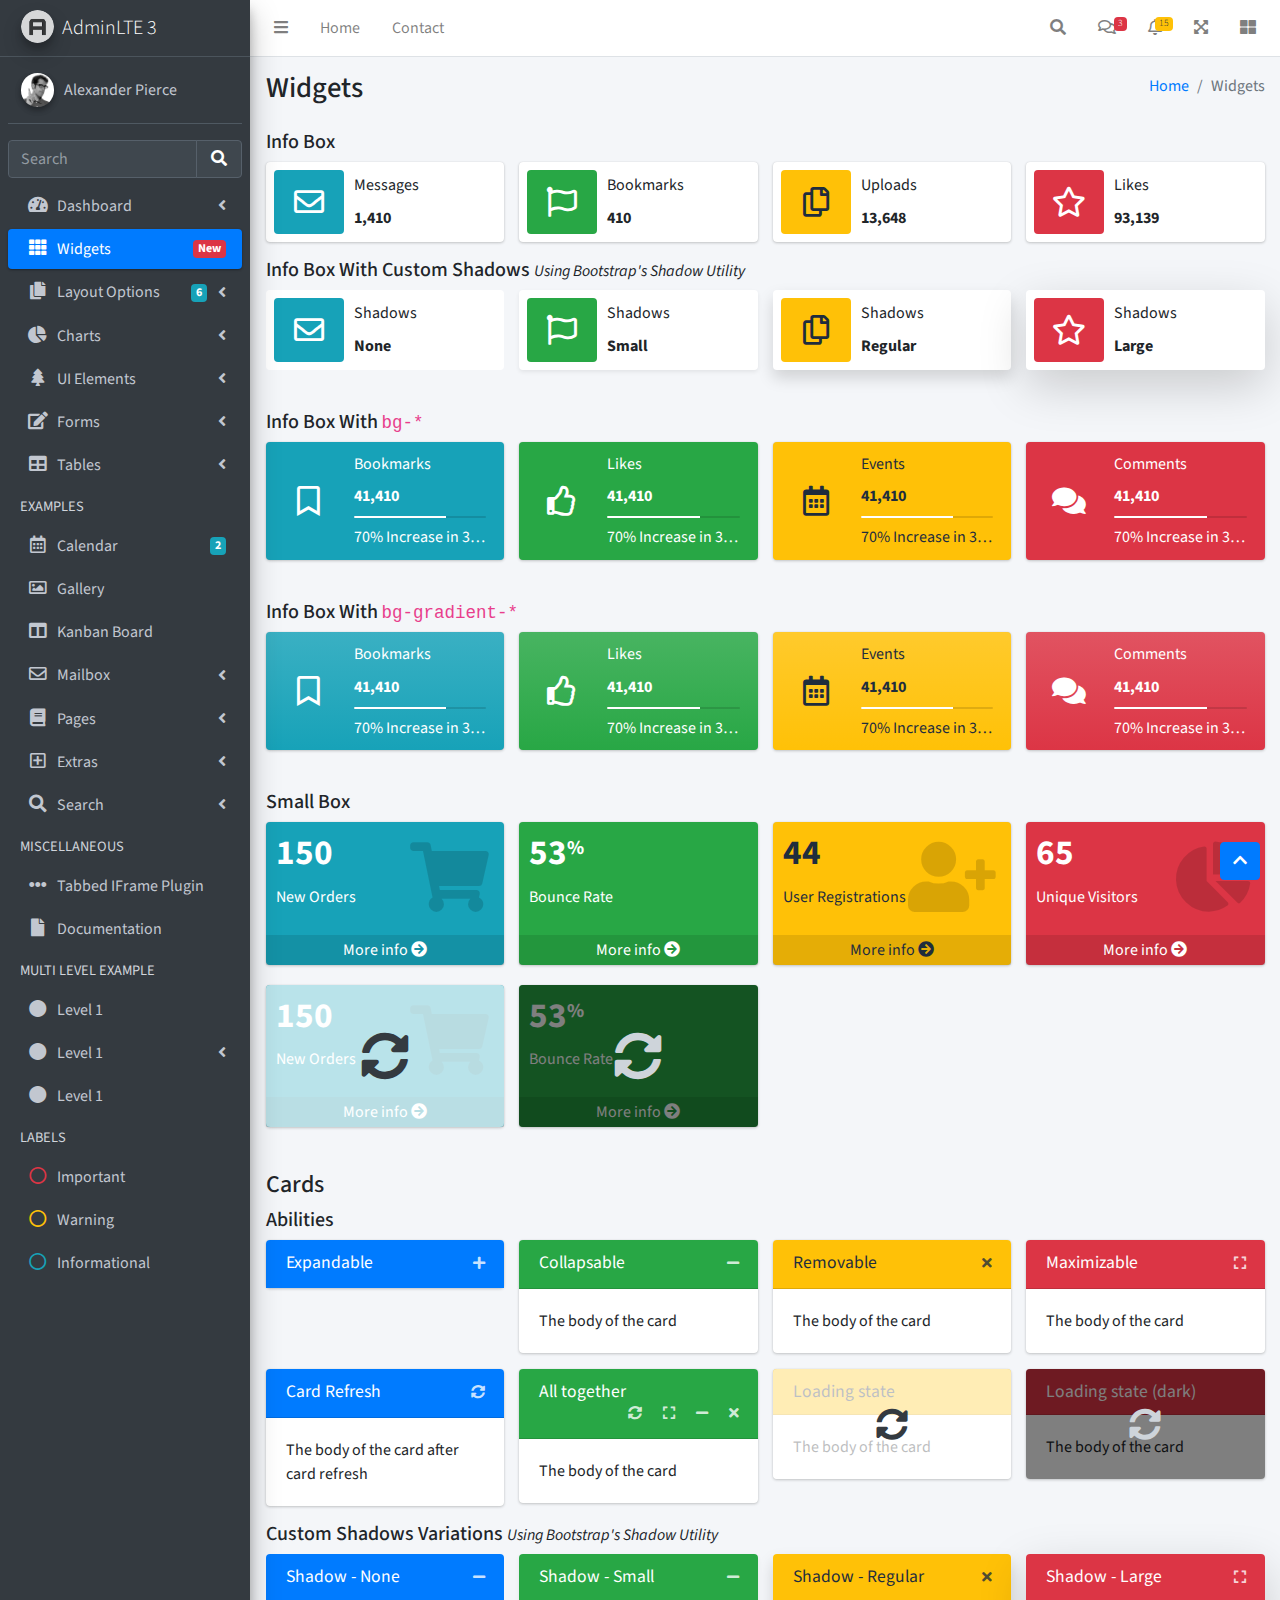
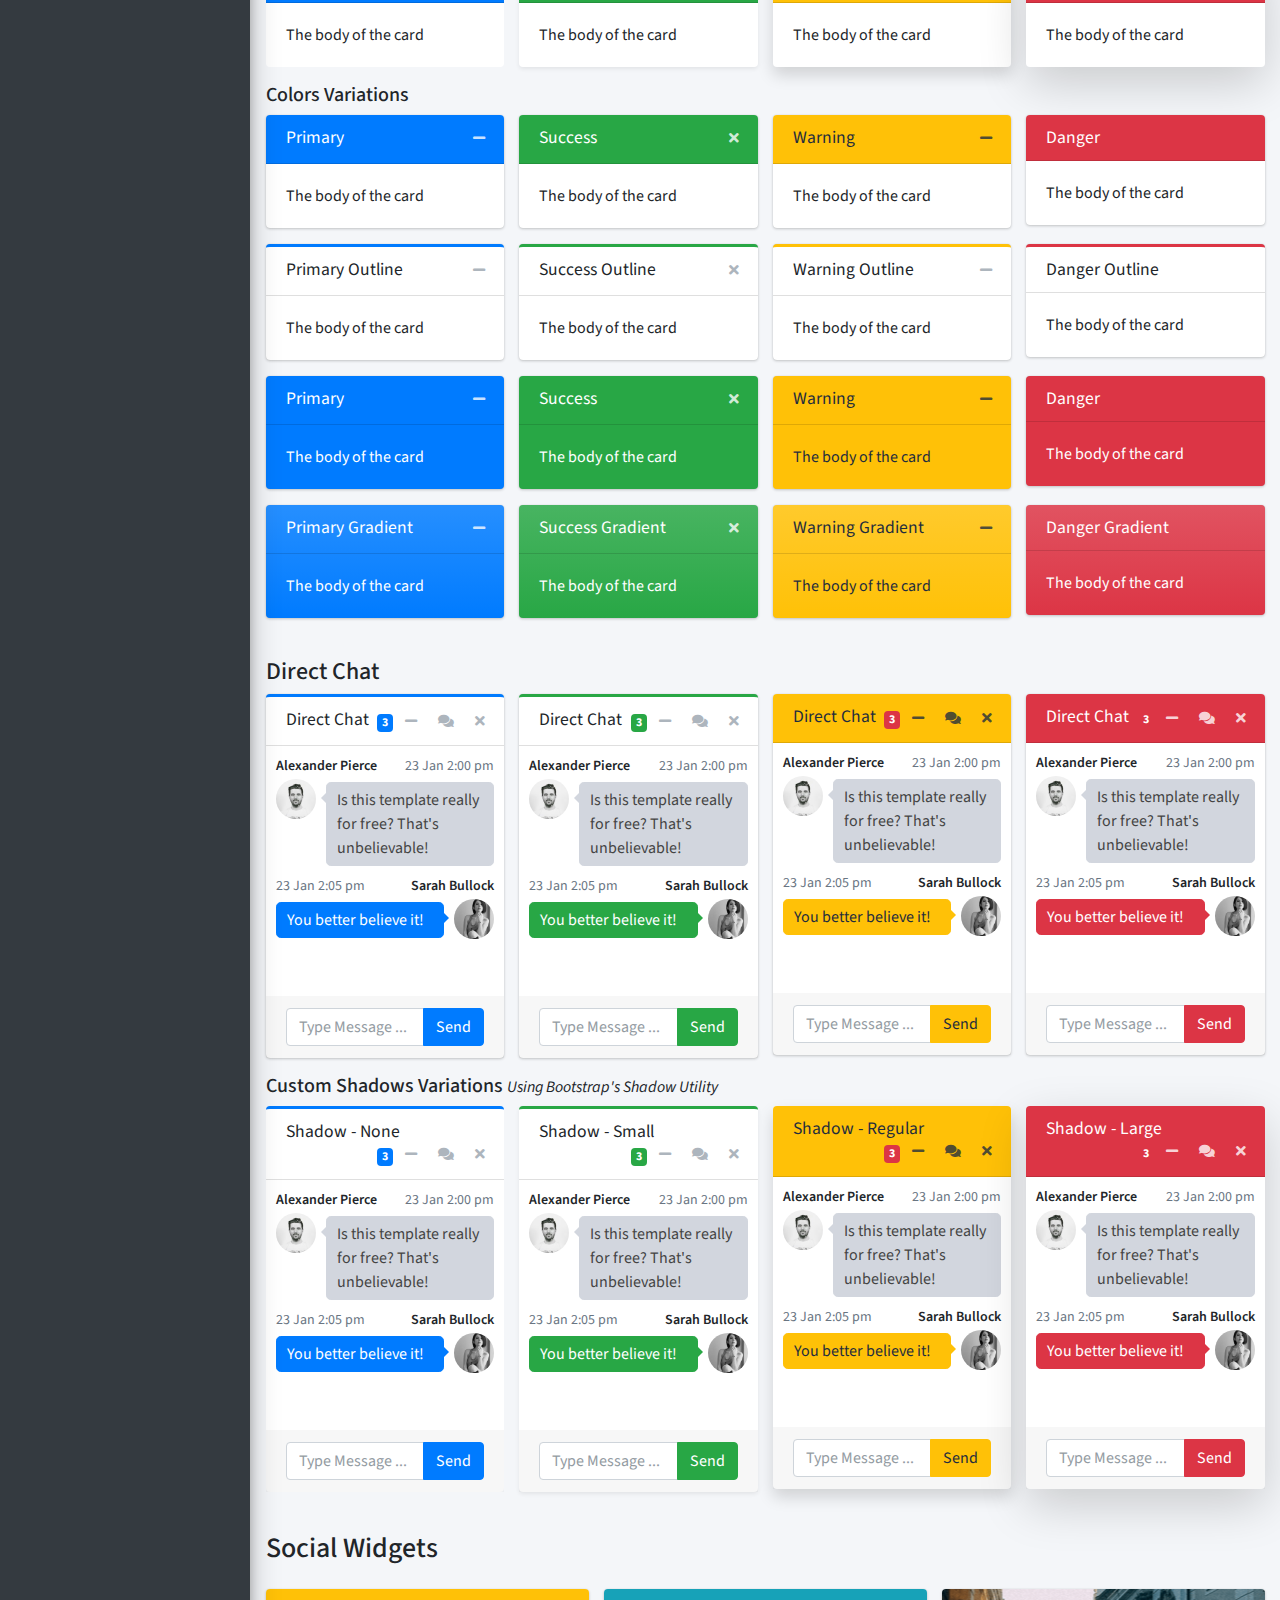
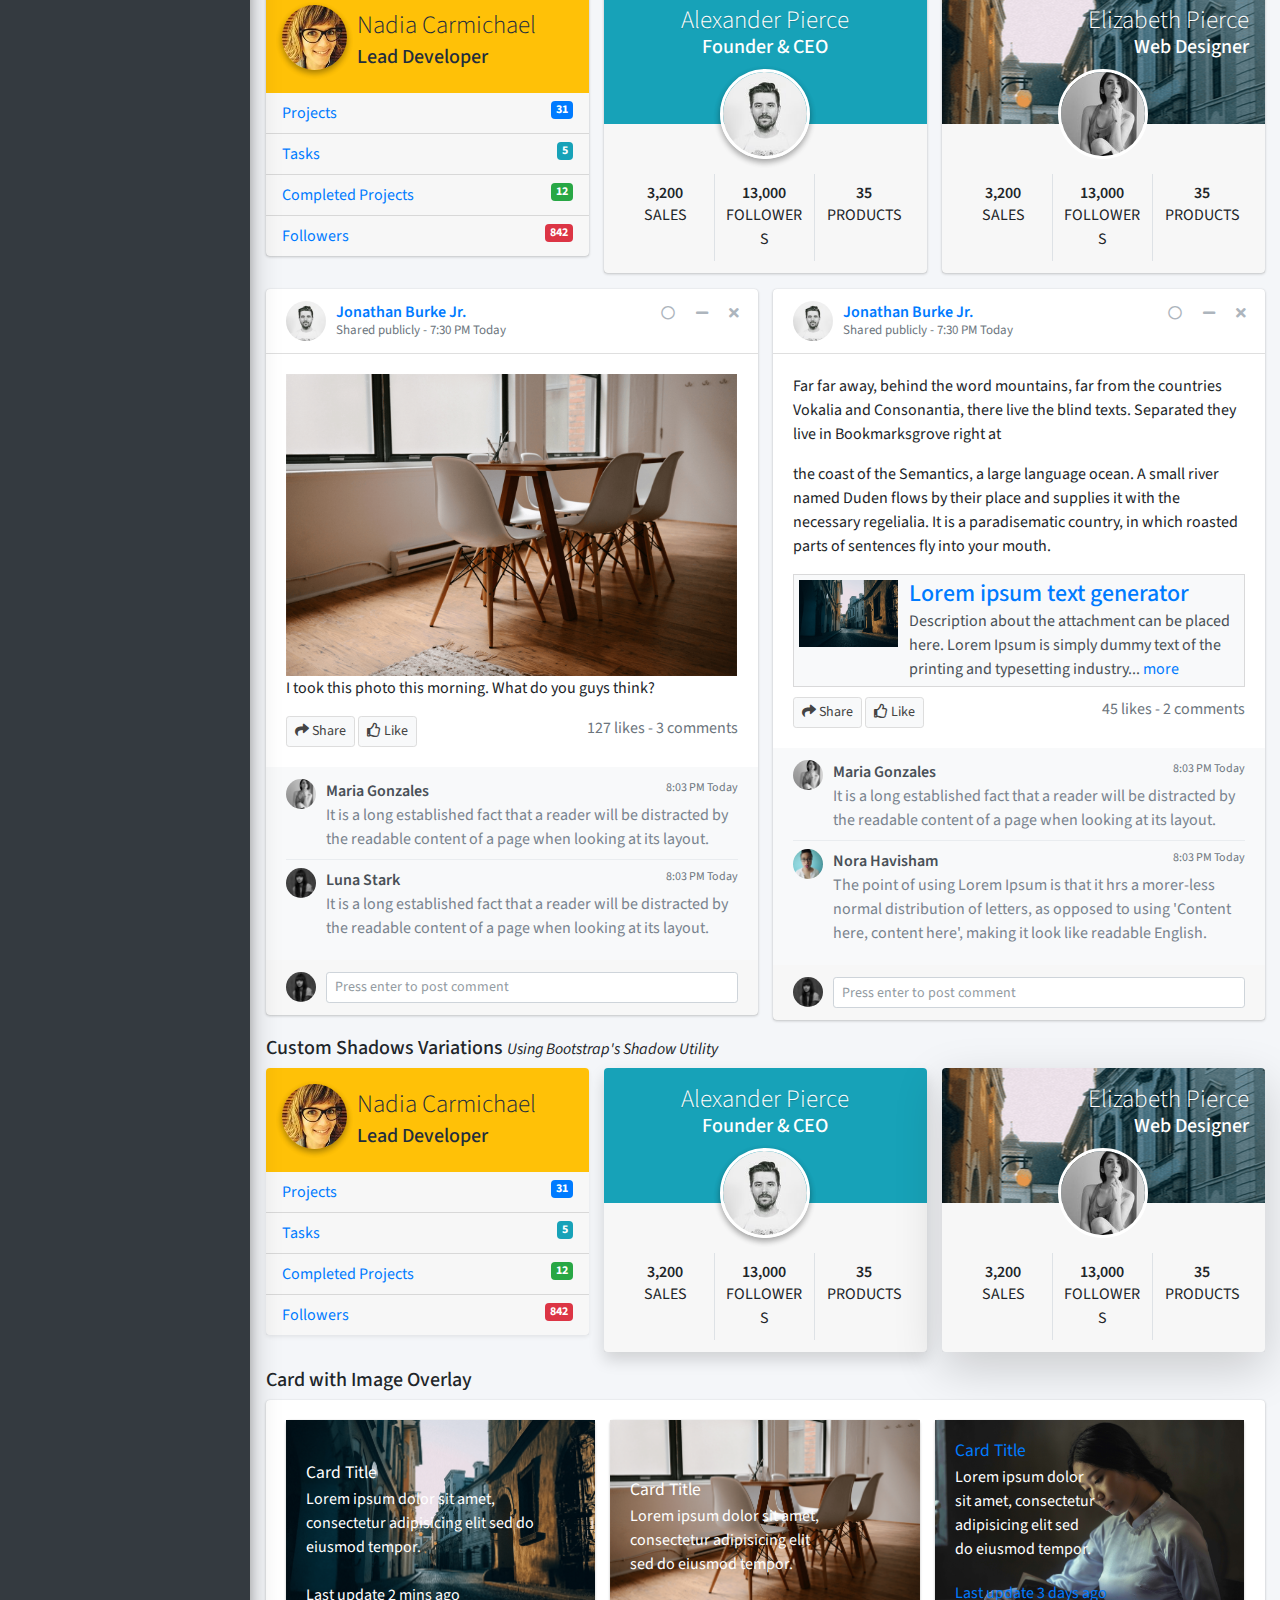
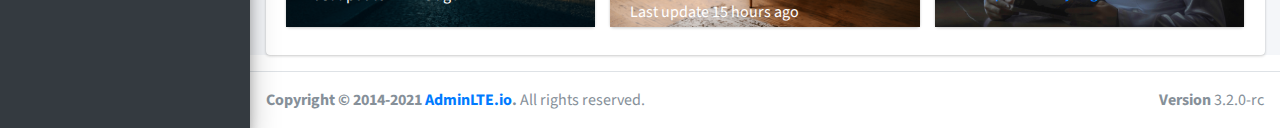
<file: pages/widgets.html>
<!DOCTYPE html>
<html lang="en">
<head>
  <meta charset="utf-8">
  <meta name="viewport" content="width=device-width, initial-scale=1">
  <title>AdminLTE 3 | Widgets</title>

  <!-- Google Font: Source Sans Pro -->
  <link rel="stylesheet" href="https://fonts.googleapis.com/css?family=Source+Sans+Pro:300,400,400i,700&display=fallback">
  <!-- Font Awesome -->
  <link rel="stylesheet" href="../plugins/fontawesome-free/css/all.min.css">
  <!-- Ionicons -->
  <link rel="stylesheet" href="https://code.ionicframework.com/ionicons/2.0.1/css/ionicons.min.css">
  <!-- Theme style -->
  <link rel="stylesheet" href="../dist/css/adminlte.min.css">
</head>
<body class="hold-transition sidebar-mini">
<div class="wrapper">
  <!-- Navbar -->
  <nav class="main-header navbar navbar-expand navbar-white navbar-light">
    <!-- Left navbar links -->
    <ul class="navbar-nav">
      <li class="nav-item">
        <a class="nav-link" data-widget="pushmenu" href="#" role="button"><i class="fas fa-bars"></i></a>
      </li>
      <li class="nav-item d-none d-sm-inline-block">
        <a href="../index3.html" class="nav-link">Home</a>
      </li>
      <li class="nav-item d-none d-sm-inline-block">
        <a href="#" class="nav-link">Contact</a>
      </li>
    </ul>

    <!-- Right navbar links -->
    <ul class="navbar-nav ml-auto">
      <!-- Navbar Search -->
      <li class="nav-item">
        <a class="nav-link" data-widget="navbar-search" href="#" role="button">
          <i class="fas fa-search"></i>
        </a>
        <div class="navbar-search-block">
          <form class="form-inline">
            <div class="input-group input-group-sm">
              <input class="form-control form-control-navbar" type="search" placeholder="Search" aria-label="Search">
              <div class="input-group-append">
                <button class="btn btn-navbar" type="submit">
                  <i class="fas fa-search"></i>
                </button>
                <button class="btn btn-navbar" type="button" data-widget="navbar-search">
                  <i class="fas fa-times"></i>
                </button>
              </div>
            </div>
          </form>
        </div>
      </li>

      <!-- Messages Dropdown Menu -->
      <li class="nav-item dropdown">
        <a class="nav-link" data-toggle="dropdown" href="#">
          <i class="far fa-comments"></i>
          <span class="badge badge-danger navbar-badge">3</span>
        </a>
        <div class="dropdown-menu dropdown-menu-lg dropdown-menu-right">
          <a href="#" class="dropdown-item">
            <!-- Message Start -->
            <div class="media">
              <img src="../dist/img/user1-128x128.jpg" alt="User Avatar" class="img-size-50 mr-3 img-circle">
              <div class="media-body">
                <h3 class="dropdown-item-title">
                  Brad Diesel
                  <span class="float-right text-sm text-danger"><i class="fas fa-star"></i></span>
                </h3>
                <p class="text-sm">Call me whenever you can...</p>
                <p class="text-sm text-muted"><i class="far fa-clock mr-1"></i> 4 Hours Ago</p>
              </div>
            </div>
            <!-- Message End -->
          </a>
          <div class="dropdown-divider"></div>
          <a href="#" class="dropdown-item">
            <!-- Message Start -->
            <div class="media">
              <img src="../dist/img/user8-128x128.jpg" alt="User Avatar" class="img-size-50 img-circle mr-3">
              <div class="media-body">
                <h3 class="dropdown-item-title">
                  John Pierce
                  <span class="float-right text-sm text-muted"><i class="fas fa-star"></i></span>
                </h3>
                <p class="text-sm">I got your message bro</p>
                <p class="text-sm text-muted"><i class="far fa-clock mr-1"></i> 4 Hours Ago</p>
              </div>
            </div>
            <!-- Message End -->
          </a>
          <div class="dropdown-divider"></div>
          <a href="#" class="dropdown-item">
            <!-- Message Start -->
            <div class="media">
              <img src="../dist/img/user3-128x128.jpg" alt="User Avatar" class="img-size-50 img-circle mr-3">
              <div class="media-body">
                <h3 class="dropdown-item-title">
                  Nora Silvester
                  <span class="float-right text-sm text-warning"><i class="fas fa-star"></i></span>
                </h3>
                <p class="text-sm">The subject goes here</p>
                <p class="text-sm text-muted"><i class="far fa-clock mr-1"></i> 4 Hours Ago</p>
              </div>
            </div>
            <!-- Message End -->
          </a>
          <div class="dropdown-divider"></div>
          <a href="#" class="dropdown-item dropdown-footer">See All Messages</a>
        </div>
      </li>
      <!-- Notifications Dropdown Menu -->
      <li class="nav-item dropdown">
        <a class="nav-link" data-toggle="dropdown" href="#">
          <i class="far fa-bell"></i>
          <span class="badge badge-warning navbar-badge">15</span>
        </a>
        <div class="dropdown-menu dropdown-menu-lg dropdown-menu-right">
          <span class="dropdown-item dropdown-header">15 Notifications</span>
          <div class="dropdown-divider"></div>
          <a href="#" class="dropdown-item">
            <i class="fas fa-envelope mr-2"></i> 4 new messages
            <span class="float-right text-muted text-sm">3 mins</span>
          </a>
          <div class="dropdown-divider"></div>
          <a href="#" class="dropdown-item">
            <i class="fas fa-users mr-2"></i> 8 friend requests
            <span class="float-right text-muted text-sm">12 hours</span>
          </a>
          <div class="dropdown-divider"></div>
          <a href="#" class="dropdown-item">
            <i class="fas fa-file mr-2"></i> 3 new reports
            <span class="float-right text-muted text-sm">2 days</span>
          </a>
          <div class="dropdown-divider"></div>
          <a href="#" class="dropdown-item dropdown-footer">See All Notifications</a>
        </div>
      </li>
      <li class="nav-item">
        <a class="nav-link" data-widget="fullscreen" href="#" role="button">
          <i class="fas fa-expand-arrows-alt"></i>
        </a>
      </li>
      <li class="nav-item">
        <a class="nav-link" data-widget="control-sidebar" data-slide="true" href="#" role="button">
          <i class="fas fa-th-large"></i>
        </a>
      </li>
    </ul>
  </nav>
  <!-- /.navbar -->

  <!-- Main Sidebar Container -->
  <aside class="main-sidebar sidebar-dark-primary elevation-4">
    <!-- Brand Logo -->
    <a href="../index3.html" class="brand-link">
      <img src="../dist/img/AdminLTELogo.png" alt="AdminLTE Logo" class="brand-image img-circle elevation-3" style="opacity: .8">
      <span class="brand-text font-weight-light">AdminLTE 3</span>
    </a>

    <!-- Sidebar -->
    <div class="sidebar">
      <!-- Sidebar user panel (optional) -->
      <div class="user-panel mt-3 pb-3 mb-3 d-flex">
        <div class="image">
          <img src="../dist/img/user2-160x160.jpg" class="img-circle elevation-2" alt="User Image">
        </div>
        <div class="info">
          <a href="#" class="d-block">Alexander Pierce</a>
        </div>
      </div>

      <!-- SidebarSearch Form -->
      <div class="form-inline">
        <div class="input-group" data-widget="sidebar-search">
          <input class="form-control form-control-sidebar" type="search" placeholder="Search" aria-label="Search">
          <div class="input-group-append">
            <button class="btn btn-sidebar">
              <i class="fas fa-search fa-fw"></i>
            </button>
          </div>
        </div>
      </div>

      <!-- Sidebar Menu -->
      <nav class="mt-2">
        <ul class="nav nav-pills nav-sidebar flex-column" data-widget="treeview" role="menu" data-accordion="false">
          <!-- Add icons to the links using the .nav-icon class
               with font-awesome or any other icon font library -->
          <li class="nav-item">
            <a href="#" class="nav-link">
              <i class="nav-icon fas fa-tachometer-alt"></i>
              <p>
                Dashboard
                <i class="right fas fa-angle-left"></i>
              </p>
            </a>
            <ul class="nav nav-treeview">
              <li class="nav-item">
                <a href="../index.html" class="nav-link">
                  <i class="far fa-circle nav-icon"></i>
                  <p>Dashboard v1</p>
                </a>
              </li>
              <li class="nav-item">
                <a href="../index2.html" class="nav-link">
                  <i class="far fa-circle nav-icon"></i>
                  <p>Dashboard v2</p>
                </a>
              </li>
              <li class="nav-item">
                <a href="../index3.html" class="nav-link">
                  <i class="far fa-circle nav-icon"></i>
                  <p>Dashboard v3</p>
                </a>
              </li>
            </ul>
          </li>
          <li class="nav-item">
            <a href="widgets.html" class="nav-link active">
              <i class="nav-icon fas fa-th"></i>
              <p>
                Widgets
                <span class="right badge badge-danger">New</span>
              </p>
            </a>
          </li>
          <li class="nav-item">
            <a href="#" class="nav-link">
              <i class="nav-icon fas fa-copy"></i>
              <p>
                Layout Options
                <i class="fas fa-angle-left right"></i>
                <span class="badge badge-info right">6</span>
              </p>
            </a>
            <ul class="nav nav-treeview">
              <li class="nav-item">
                <a href="layout/top-nav.html" class="nav-link">
                  <i class="far fa-circle nav-icon"></i>
                  <p>Top Navigation</p>
                </a>
              </li>
              <li class="nav-item">
                <a href="layout/top-nav-sidebar.html" class="nav-link">
                  <i class="far fa-circle nav-icon"></i>
                  <p>Top Navigation + Sidebar</p>
                </a>
              </li>
              <li class="nav-item">
                <a href="layout/boxed.html" class="nav-link">
                  <i class="far fa-circle nav-icon"></i>
                  <p>Boxed</p>
                </a>
              </li>
              <li class="nav-item">
                <a href="layout/fixed-sidebar.html" class="nav-link">
                  <i class="far fa-circle nav-icon"></i>
                  <p>Fixed Sidebar</p>
                </a>
              </li>
              <li class="nav-item">
                <a href="layout/fixed-sidebar-custom.html" class="nav-link">
                  <i class="far fa-circle nav-icon"></i>
                  <p>Fixed Sidebar <small>+ Custom Area</small></p>
                </a>
              </li>
              <li class="nav-item">
                <a href="layout/fixed-topnav.html" class="nav-link">
                  <i class="far fa-circle nav-icon"></i>
                  <p>Fixed Navbar</p>
                </a>
              </li>
              <li class="nav-item">
                <a href="layout/fixed-footer.html" class="nav-link">
                  <i class="far fa-circle nav-icon"></i>
                  <p>Fixed Footer</p>
                </a>
              </li>
              <li class="nav-item">
                <a href="layout/collapsed-sidebar.html" class="nav-link">
                  <i class="far fa-circle nav-icon"></i>
                  <p>Collapsed Sidebar</p>
                </a>
              </li>
            </ul>
          </li>
          <li class="nav-item">
            <a href="#" class="nav-link">
              <i class="nav-icon fas fa-chart-pie"></i>
              <p>
                Charts
                <i class="right fas fa-angle-left"></i>
              </p>
            </a>
            <ul class="nav nav-treeview">
              <li class="nav-item">
                <a href="charts/chartjs.html" class="nav-link">
                  <i class="far fa-circle nav-icon"></i>
                  <p>ChartJS</p>
                </a>
              </li>
              <li class="nav-item">
                <a href="charts/flot.html" class="nav-link">
                  <i class="far fa-circle nav-icon"></i>
                  <p>Flot</p>
                </a>
              </li>
              <li class="nav-item">
                <a href="charts/inline.html" class="nav-link">
                  <i class="far fa-circle nav-icon"></i>
                  <p>Inline</p>
                </a>
              </li>
              <li class="nav-item">
                <a href="charts/uplot.html" class="nav-link">
                  <i class="far fa-circle nav-icon"></i>
                  <p>uPlot</p>
                </a>
              </li>
            </ul>
          </li>
          <li class="nav-item">
            <a href="#" class="nav-link">
              <i class="nav-icon fas fa-tree"></i>
              <p>
                UI Elements
                <i class="fas fa-angle-left right"></i>
              </p>
            </a>
            <ul class="nav nav-treeview">
              <li class="nav-item">
                <a href="UI/general.html" class="nav-link">
                  <i class="far fa-circle nav-icon"></i>
                  <p>General</p>
                </a>
              </li>
              <li class="nav-item">
                <a href="UI/icons.html" class="nav-link">
                  <i class="far fa-circle nav-icon"></i>
                  <p>Icons</p>
                </a>
              </li>
              <li class="nav-item">
                <a href="UI/buttons.html" class="nav-link">
                  <i class="far fa-circle nav-icon"></i>
                  <p>Buttons</p>
                </a>
              </li>
              <li class="nav-item">
                <a href="UI/sliders.html" class="nav-link">
                  <i class="far fa-circle nav-icon"></i>
                  <p>Sliders</p>
                </a>
              </li>
              <li class="nav-item">
                <a href="UI/modals.html" class="nav-link">
                  <i class="far fa-circle nav-icon"></i>
                  <p>Modals & Alerts</p>
                </a>
              </li>
              <li class="nav-item">
                <a href="UI/navbar.html" class="nav-link">
                  <i class="far fa-circle nav-icon"></i>
                  <p>Navbar & Tabs</p>
                </a>
              </li>
              <li class="nav-item">
                <a href="UI/timeline.html" class="nav-link">
                  <i class="far fa-circle nav-icon"></i>
                  <p>Timeline</p>
                </a>
              </li>
              <li class="nav-item">
                <a href="UI/ribbons.html" class="nav-link">
                  <i class="far fa-circle nav-icon"></i>
                  <p>Ribbons</p>
                </a>
              </li>
            </ul>
          </li>
          <li class="nav-item">
            <a href="#" class="nav-link">
              <i class="nav-icon fas fa-edit"></i>
              <p>
                Forms
                <i class="fas fa-angle-left right"></i>
              </p>
            </a>
            <ul class="nav nav-treeview">
              <li class="nav-item">
                <a href="forms/general.html" class="nav-link">
                  <i class="far fa-circle nav-icon"></i>
                  <p>General Elements</p>
                </a>
              </li>
              <li class="nav-item">
                <a href="forms/advanced.html" class="nav-link">
                  <i class="far fa-circle nav-icon"></i>
                  <p>Advanced Elements</p>
                </a>
              </li>
              <li class="nav-item">
                <a href="forms/editors.html" class="nav-link">
                  <i class="far fa-circle nav-icon"></i>
                  <p>Editors</p>
                </a>
              </li>
              <li class="nav-item">
                <a href="forms/validation.html" class="nav-link">
                  <i class="far fa-circle nav-icon"></i>
                  <p>Validation</p>
                </a>
              </li>
            </ul>
          </li>
          <li class="nav-item">
            <a href="#" class="nav-link">
              <i class="nav-icon fas fa-table"></i>
              <p>
                Tables
                <i class="fas fa-angle-left right"></i>
              </p>
            </a>
            <ul class="nav nav-treeview">
              <li class="nav-item">
                <a href="tables/simple.html" class="nav-link">
                  <i class="far fa-circle nav-icon"></i>
                  <p>Simple Tables</p>
                </a>
              </li>
              <li class="nav-item">
                <a href="tables/data.html" class="nav-link">
                  <i class="far fa-circle nav-icon"></i>
                  <p>DataTables</p>
                </a>
              </li>
              <li class="nav-item">
                <a href="tables/jsgrid.html" class="nav-link">
                  <i class="far fa-circle nav-icon"></i>
                  <p>jsGrid</p>
                </a>
              </li>
            </ul>
          </li>
          <li class="nav-header">EXAMPLES</li>
          <li class="nav-item">
            <a href="calendar.html" class="nav-link">
              <i class="nav-icon far fa-calendar-alt"></i>
              <p>
                Calendar
                <span class="badge badge-info right">2</span>
              </p>
            </a>
          </li>
          <li class="nav-item">
            <a href="gallery.html" class="nav-link">
              <i class="nav-icon far fa-image"></i>
              <p>
                Gallery
              </p>
            </a>
          </li>
          <li class="nav-item">
            <a href="kanban.html" class="nav-link">
              <i class="nav-icon fas fa-columns"></i>
              <p>
                Kanban Board
              </p>
            </a>
          </li>
          <li class="nav-item">
            <a href="#" class="nav-link">
              <i class="nav-icon far fa-envelope"></i>
              <p>
                Mailbox
                <i class="fas fa-angle-left right"></i>
              </p>
            </a>
            <ul class="nav nav-treeview">
              <li class="nav-item">
                <a href="mailbox/mailbox.html" class="nav-link">
                  <i class="far fa-circle nav-icon"></i>
                  <p>Inbox</p>
                </a>
              </li>
              <li class="nav-item">
                <a href="mailbox/compose.html" class="nav-link">
                  <i class="far fa-circle nav-icon"></i>
                  <p>Compose</p>
                </a>
              </li>
              <li class="nav-item">
                <a href="mailbox/read-mail.html" class="nav-link">
                  <i class="far fa-circle nav-icon"></i>
                  <p>Read</p>
                </a>
              </li>
            </ul>
          </li>
          <li class="nav-item">
            <a href="#" class="nav-link">
              <i class="nav-icon fas fa-book"></i>
              <p>
                Pages
                <i class="fas fa-angle-left right"></i>
              </p>
            </a>
            <ul class="nav nav-treeview">
              <li class="nav-item">
                <a href="examples/invoice.html" class="nav-link">
                  <i class="far fa-circle nav-icon"></i>
                  <p>Invoice</p>
                </a>
              </li>
              <li class="nav-item">
                <a href="examples/profile.html" class="nav-link">
                  <i class="far fa-circle nav-icon"></i>
                  <p>Profile</p>
                </a>
              </li>
              <li class="nav-item">
                <a href="examples/e-commerce.html" class="nav-link">
                  <i class="far fa-circle nav-icon"></i>
                  <p>E-commerce</p>
                </a>
              </li>
              <li class="nav-item">
                <a href="examples/projects.html" class="nav-link">
                  <i class="far fa-circle nav-icon"></i>
                  <p>Projects</p>
                </a>
              </li>
              <li class="nav-item">
                <a href="examples/project-add.html" class="nav-link">
                  <i class="far fa-circle nav-icon"></i>
                  <p>Project Add</p>
                </a>
              </li>
              <li class="nav-item">
                <a href="examples/project-edit.html" class="nav-link">
                  <i class="far fa-circle nav-icon"></i>
                  <p>Project Edit</p>
                </a>
              </li>
              <li class="nav-item">
                <a href="examples/project-detail.html" class="nav-link">
                  <i class="far fa-circle nav-icon"></i>
                  <p>Project Detail</p>
                </a>
              </li>
              <li class="nav-item">
                <a href="examples/contacts.html" class="nav-link">
                  <i class="far fa-circle nav-icon"></i>
                  <p>Contacts</p>
                </a>
              </li>
              <li class="nav-item">
                <a href="examples/faq.html" class="nav-link">
                  <i class="far fa-circle nav-icon"></i>
                  <p>FAQ</p>
                </a>
              </li>
              <li class="nav-item">
                <a href="examples/contact-us.html" class="nav-link">
                  <i class="far fa-circle nav-icon"></i>
                  <p>Contact us</p>
                </a>
              </li>
            </ul>
          </li>
          <li class="nav-item">
            <a href="#" class="nav-link">
              <i class="nav-icon far fa-plus-square"></i>
              <p>
                Extras
                <i class="fas fa-angle-left right"></i>
              </p>
            </a>
            <ul class="nav nav-treeview">
              <li class="nav-item">
                <a href="#" class="nav-link">
                  <i class="far fa-circle nav-icon"></i>
                  <p>
                    Login & Register v1
                    <i class="fas fa-angle-left right"></i>
                  </p>
                </a>
                <ul class="nav nav-treeview">
                  <li class="nav-item">
                    <a href="examples/login.html" class="nav-link">
                      <i class="far fa-circle nav-icon"></i>
                      <p>Login v1</p>
                    </a>
                  </li>
                  <li class="nav-item">
                    <a href="examples/register.html" class="nav-link">
                      <i class="far fa-circle nav-icon"></i>
                      <p>Register v1</p>
                    </a>
                  </li>
                  <li class="nav-item">
                    <a href="examples/forgot-password.html" class="nav-link">
                      <i class="far fa-circle nav-icon"></i>
                      <p>Forgot Password v1</p>
                    </a>
                  </li>
                  <li class="nav-item">
                    <a href="examples/recover-password.html" class="nav-link">
                      <i class="far fa-circle nav-icon"></i>
                      <p>Recover Password v1</p>
                    </a>
                  </li>
                </ul>
              </li>
              <li class="nav-item">
                <a href="#" class="nav-link">
                  <i class="far fa-circle nav-icon"></i>
                  <p>
                    Login & Register v2
                    <i class="fas fa-angle-left right"></i>
                  </p>
                </a>
                <ul class="nav nav-treeview">
                  <li class="nav-item">
                    <a href="examples/login-v2.html" class="nav-link">
                      <i class="far fa-circle nav-icon"></i>
                      <p>Login v2</p>
                    </a>
                  </li>
                  <li class="nav-item">
                    <a href="examples/register-v2.html" class="nav-link">
                      <i class="far fa-circle nav-icon"></i>
                      <p>Register v2</p>
                    </a>
                  </li>
                  <li class="nav-item">
                    <a href="examples/forgot-password-v2.html" class="nav-link">
                      <i class="far fa-circle nav-icon"></i>
                      <p>Forgot Password v2</p>
                    </a>
                  </li>
                  <li class="nav-item">
                    <a href="examples/recover-password-v2.html" class="nav-link">
                      <i class="far fa-circle nav-icon"></i>
                      <p>Recover Password v2</p>
                    </a>
                  </li>
                </ul>
              </li>
              <li class="nav-item">
                <a href="examples/lockscreen.html" class="nav-link">
                  <i class="far fa-circle nav-icon"></i>
                  <p>Lockscreen</p>
                </a>
              </li>
              <li class="nav-item">
                <a href="examples/legacy-user-menu.html" class="nav-link">
                  <i class="far fa-circle nav-icon"></i>
                  <p>Legacy User Menu</p>
                </a>
              </li>
              <li class="nav-item">
                <a href="examples/language-menu.html" class="nav-link">
                  <i class="far fa-circle nav-icon"></i>
                  <p>Language Menu</p>
                </a>
              </li>
              <li class="nav-item">
                <a href="examples/404.html" class="nav-link">
                  <i class="far fa-circle nav-icon"></i>
                  <p>Error 404</p>
                </a>
              </li>
              <li class="nav-item">
                <a href="examples/500.html" class="nav-link">
                  <i class="far fa-circle nav-icon"></i>
                  <p>Error 500</p>
                </a>
              </li>
              <li class="nav-item">
                <a href="examples/pace.html" class="nav-link">
                  <i class="far fa-circle nav-icon"></i>
                  <p>Pace</p>
                </a>
              </li>
              <li class="nav-item">
                <a href="examples/blank.html" class="nav-link">
                  <i class="far fa-circle nav-icon"></i>
                  <p>Blank Page</p>
                </a>
              </li>
              <li class="nav-item">
                <a href="../starter.html" class="nav-link">
                  <i class="far fa-circle nav-icon"></i>
                  <p>Starter Page</p>
                </a>
              </li>
            </ul>
          </li>
          <li class="nav-item">
            <a href="#" class="nav-link">
              <i class="nav-icon fas fa-search"></i>
              <p>
                Search
                <i class="fas fa-angle-left right"></i>
              </p>
            </a>
            <ul class="nav nav-treeview">
              <li class="nav-item">
                <a href="search/simple.html" class="nav-link">
                  <i class="far fa-circle nav-icon"></i>
                  <p>Simple Search</p>
                </a>
              </li>
              <li class="nav-item">
                <a href="search/enhanced.html" class="nav-link">
                  <i class="far fa-circle nav-icon"></i>
                  <p>Enhanced</p>
                </a>
              </li>
            </ul>
          </li>
          <li class="nav-header">MISCELLANEOUS</li>
          <li class="nav-item">
            <a href="../iframe.html" class="nav-link">
              <i class="nav-icon fas fa-ellipsis-h"></i>
              <p>Tabbed IFrame Plugin</p>
            </a>
          </li>
          <li class="nav-item">
            <a href="https://adminlte.io/docs/3.1/" class="nav-link">
              <i class="nav-icon fas fa-file"></i>
              <p>Documentation</p>
            </a>
          </li>
          <li class="nav-header">MULTI LEVEL EXAMPLE</li>
          <li class="nav-item">
            <a href="#" class="nav-link">
              <i class="fas fa-circle nav-icon"></i>
              <p>Level 1</p>
            </a>
          </li>
          <li class="nav-item">
            <a href="#" class="nav-link">
              <i class="nav-icon fas fa-circle"></i>
              <p>
                Level 1
                <i class="right fas fa-angle-left"></i>
              </p>
            </a>
            <ul class="nav nav-treeview">
              <li class="nav-item">
                <a href="#" class="nav-link">
                  <i class="far fa-circle nav-icon"></i>
                  <p>Level 2</p>
                </a>
              </li>
              <li class="nav-item">
                <a href="#" class="nav-link">
                  <i class="far fa-circle nav-icon"></i>
                  <p>
                    Level 2
                    <i class="right fas fa-angle-left"></i>
                  </p>
                </a>
                <ul class="nav nav-treeview">
                  <li class="nav-item">
                    <a href="#" class="nav-link">
                      <i class="far fa-dot-circle nav-icon"></i>
                      <p>Level 3</p>
                    </a>
                  </li>
                  <li class="nav-item">
                    <a href="#" class="nav-link">
                      <i class="far fa-dot-circle nav-icon"></i>
                      <p>Level 3</p>
                    </a>
                  </li>
                  <li class="nav-item">
                    <a href="#" class="nav-link">
                      <i class="far fa-dot-circle nav-icon"></i>
                      <p>Level 3</p>
                    </a>
                  </li>
                </ul>
              </li>
              <li class="nav-item">
                <a href="#" class="nav-link">
                  <i class="far fa-circle nav-icon"></i>
                  <p>Level 2</p>
                </a>
              </li>
            </ul>
          </li>
          <li class="nav-item">
            <a href="#" class="nav-link">
              <i class="fas fa-circle nav-icon"></i>
              <p>Level 1</p>
            </a>
          </li>
          <li class="nav-header">LABELS</li>
          <li class="nav-item">
            <a href="#" class="nav-link">
              <i class="nav-icon far fa-circle text-danger"></i>
              <p class="text">Important</p>
            </a>
          </li>
          <li class="nav-item">
            <a href="#" class="nav-link">
              <i class="nav-icon far fa-circle text-warning"></i>
              <p>Warning</p>
            </a>
          </li>
          <li class="nav-item">
            <a href="#" class="nav-link">
              <i class="nav-icon far fa-circle text-info"></i>
              <p>Informational</p>
            </a>
          </li>
        </ul>
      </nav>
      <!-- /.sidebar-menu -->
    </div>
    <!-- /.sidebar -->
  </aside>

  <!-- Content Wrapper. Contains page content -->
  <div class="content-wrapper">
    <!-- Content Header (Page header) -->
    <section class="content-header">
      <div class="container-fluid">
        <div class="row mb-2">
          <div class="col-sm-6">
            <h1>Widgets</h1>
          </div>
          <div class="col-sm-6">
            <ol class="breadcrumb float-sm-right">
              <li class="breadcrumb-item"><a href="#">Home</a></li>
              <li class="breadcrumb-item active">Widgets</li>
            </ol>
          </div>
        </div>
      </div><!-- /.container-fluid -->
    </section>

    <!-- Main content -->
    <section class="content">
      <div class="container-fluid">
        <h5 class="mb-2">Info Box</h5>
        <div class="row">
          <div class="col-md-3 col-sm-6 col-12">
            <div class="info-box">
              <span class="info-box-icon bg-info"><i class="far fa-envelope"></i></span>

              <div class="info-box-content">
                <span class="info-box-text">Messages</span>
                <span class="info-box-number">1,410</span>
              </div>
              <!-- /.info-box-content -->
            </div>
            <!-- /.info-box -->
          </div>
          <!-- /.col -->
          <div class="col-md-3 col-sm-6 col-12">
            <div class="info-box">
              <span class="info-box-icon bg-success"><i class="far fa-flag"></i></span>

              <div class="info-box-content">
                <span class="info-box-text">Bookmarks</span>
                <span class="info-box-number">410</span>
              </div>
              <!-- /.info-box-content -->
            </div>
            <!-- /.info-box -->
          </div>
          <!-- /.col -->
          <div class="col-md-3 col-sm-6 col-12">
            <div class="info-box">
              <span class="info-box-icon bg-warning"><i class="far fa-copy"></i></span>

              <div class="info-box-content">
                <span class="info-box-text">Uploads</span>
                <span class="info-box-number">13,648</span>
              </div>
              <!-- /.info-box-content -->
            </div>
            <!-- /.info-box -->
          </div>
          <!-- /.col -->
          <div class="col-md-3 col-sm-6 col-12">
            <div class="info-box">
              <span class="info-box-icon bg-danger"><i class="far fa-star"></i></span>

              <div class="info-box-content">
                <span class="info-box-text">Likes</span>
                <span class="info-box-number">93,139</span>
              </div>
              <!-- /.info-box-content -->
            </div>
            <!-- /.info-box -->
          </div>
          <!-- /.col -->
        </div>
        <!-- /.row -->

        <!-- =========================================================== -->
        <h5 class="mb-2">Info Box With Custom Shadows <small><i>Using Bootstrap's Shadow Utility</i></small></h5>
        <div class="row">
          <div class="col-md-3 col-sm-6 col-12">
            <div class="info-box shadow-none">
              <span class="info-box-icon bg-info"><i class="far fa-envelope"></i></span>

              <div class="info-box-content">
                <span class="info-box-text">Shadows</span>
                <span class="info-box-number">None</span>
              </div>
              <!-- /.info-box-content -->
            </div>
            <!-- /.info-box -->
          </div>
          <!-- /.col -->
          <div class="col-md-3 col-sm-6 col-12">
            <div class="info-box shadow-sm">
              <span class="info-box-icon bg-success"><i class="far fa-flag"></i></span>

              <div class="info-box-content">
                <span class="info-box-text">Shadows</span>
                <span class="info-box-number">Small</span>
              </div>
              <!-- /.info-box-content -->
            </div>
            <!-- /.info-box -->
          </div>
          <!-- /.col -->
          <div class="col-md-3 col-sm-6 col-12">
            <div class="info-box shadow">
              <span class="info-box-icon bg-warning"><i class="far fa-copy"></i></span>

              <div class="info-box-content">
                <span class="info-box-text">Shadows</span>
                <span class="info-box-number">Regular</span>
              </div>
              <!-- /.info-box-content -->
            </div>
            <!-- /.info-box -->
          </div>
          <!-- /.col -->
          <div class="col-md-3 col-sm-6 col-12">
            <div class="info-box shadow-lg">
              <span class="info-box-icon bg-danger"><i class="far fa-star"></i></span>

              <div class="info-box-content">
                <span class="info-box-text">Shadows</span>
                <span class="info-box-number">Large</span>
              </div>
              <!-- /.info-box-content -->
            </div>
            <!-- /.info-box -->
          </div>
          <!-- /.col -->
        </div>
        <!-- /.row -->

        <!-- =========================================================== -->
        <h5 class="mt-4 mb-2">Info Box With <code>bg-*</code></h5>
        <div class="row">
          <div class="col-md-3 col-sm-6 col-12">
            <div class="info-box bg-info">
              <span class="info-box-icon"><i class="far fa-bookmark"></i></span>

              <div class="info-box-content">
                <span class="info-box-text">Bookmarks</span>
                <span class="info-box-number">41,410</span>

                <div class="progress">
                  <div class="progress-bar" style="width: 70%"></div>
                </div>
                <span class="progress-description">
                  70% Increase in 30 Days
                </span>
              </div>
              <!-- /.info-box-content -->
            </div>
            <!-- /.info-box -->
          </div>
          <!-- /.col -->
          <div class="col-md-3 col-sm-6 col-12">
            <div class="info-box bg-success">
              <span class="info-box-icon"><i class="far fa-thumbs-up"></i></span>

              <div class="info-box-content">
                <span class="info-box-text">Likes</span>
                <span class="info-box-number">41,410</span>

                <div class="progress">
                  <div class="progress-bar" style="width: 70%"></div>
                </div>
                <span class="progress-description">
                  70% Increase in 30 Days
                </span>
              </div>
              <!-- /.info-box-content -->
            </div>
            <!-- /.info-box -->
          </div>
          <!-- /.col -->
          <div class="col-md-3 col-sm-6 col-12">
            <div class="info-box bg-warning">
              <span class="info-box-icon"><i class="far fa-calendar-alt"></i></span>

              <div class="info-box-content">
                <span class="info-box-text">Events</span>
                <span class="info-box-number">41,410</span>

                <div class="progress">
                  <div class="progress-bar" style="width: 70%"></div>
                </div>
                <span class="progress-description">
                  70% Increase in 30 Days
                </span>
              </div>
              <!-- /.info-box-content -->
            </div>
            <!-- /.info-box -->
          </div>
          <!-- /.col -->
          <div class="col-md-3 col-sm-6 col-12">
            <div class="info-box bg-danger">
              <span class="info-box-icon"><i class="fas fa-comments"></i></span>

              <div class="info-box-content">
                <span class="info-box-text">Comments</span>
                <span class="info-box-number">41,410</span>

                <div class="progress">
                  <div class="progress-bar" style="width: 70%"></div>
                </div>
                <span class="progress-description">
                  70% Increase in 30 Days
                </span>
              </div>
              <!-- /.info-box-content -->
            </div>
            <!-- /.info-box -->
          </div>
          <!-- /.col -->
        </div>
        <!-- /.row -->

        <!-- =========================================================== -->
        <h5 class="mt-4 mb-2">Info Box With <code>bg-gradient-*</code></h5>
        <div class="row">
          <div class="col-md-3 col-sm-6 col-12">
            <div class="info-box bg-gradient-info">
              <span class="info-box-icon"><i class="far fa-bookmark"></i></span>

              <div class="info-box-content">
                <span class="info-box-text">Bookmarks</span>
                <span class="info-box-number">41,410</span>

                <div class="progress">
                  <div class="progress-bar" style="width: 70%"></div>
                </div>
                <span class="progress-description">
                  70% Increase in 30 Days
                </span>
              </div>
              <!-- /.info-box-content -->
            </div>
            <!-- /.info-box -->
          </div>
          <!-- /.col -->
          <div class="col-md-3 col-sm-6 col-12">
            <div class="info-box bg-gradient-success">
              <span class="info-box-icon"><i class="far fa-thumbs-up"></i></span>

              <div class="info-box-content">
                <span class="info-box-text">Likes</span>
                <span class="info-box-number">41,410</span>

                <div class="progress">
                  <div class="progress-bar" style="width: 70%"></div>
                </div>
                <span class="progress-description">
                  70% Increase in 30 Days
                </span>
              </div>
              <!-- /.info-box-content -->
            </div>
            <!-- /.info-box -->
          </div>
          <!-- /.col -->
          <div class="col-md-3 col-sm-6 col-12">
            <div class="info-box bg-gradient-warning">
              <span class="info-box-icon"><i class="far fa-calendar-alt"></i></span>

              <div class="info-box-content">
                <span class="info-box-text">Events</span>
                <span class="info-box-number">41,410</span>

                <div class="progress">
                  <div class="progress-bar" style="width: 70%"></div>
                </div>
                <span class="progress-description">
                  70% Increase in 30 Days
                </span>
              </div>
              <!-- /.info-box-content -->
            </div>
            <!-- /.info-box -->
          </div>
          <!-- /.col -->
          <div class="col-md-3 col-sm-6 col-12">
            <div class="info-box bg-gradient-danger">
              <span class="info-box-icon"><i class="fas fa-comments"></i></span>

              <div class="info-box-content">
                <span class="info-box-text">Comments</span>
                <span class="info-box-number">41,410</span>

                <div class="progress">
                  <div class="progress-bar" style="width: 70%"></div>
                </div>
                <span class="progress-description">
                  70% Increase in 30 Days
                </span>
              </div>
              <!-- /.info-box-content -->
            </div>
            <!-- /.info-box -->
          </div>
          <!-- /.col -->
        </div>
        <!-- /.row -->

        <!-- =========================================================== -->

        <!-- Small Box (Stat card) -->
        <h5 class="mb-2 mt-4">Small Box</h5>
        <div class="row">
          <div class="col-lg-3 col-6">
            <!-- small card -->
            <div class="small-box bg-info">
              <div class="inner">
                <h3>150</h3>

                <p>New Orders</p>
              </div>
              <div class="icon">
                <i class="fas fa-shopping-cart"></i>
              </div>
              <a href="#" class="small-box-footer">
                More info <i class="fas fa-arrow-circle-right"></i>
              </a>
            </div>
          </div>
          <!-- ./col -->
          <div class="col-lg-3 col-6">
            <!-- small card -->
            <div class="small-box bg-success">
              <div class="inner">
                <h3>53<sup style="font-size: 20px">%</sup></h3>

                <p>Bounce Rate</p>
              </div>
              <div class="icon">
                <i class="ion ion-stats-bars"></i>
              </div>
              <a href="#" class="small-box-footer">
                More info <i class="fas fa-arrow-circle-right"></i>
              </a>
            </div>
          </div>
          <!-- ./col -->
          <div class="col-lg-3 col-6">
            <!-- small card -->
            <div class="small-box bg-warning">
              <div class="inner">
                <h3>44</h3>

                <p>User Registrations</p>
              </div>
              <div class="icon">
                <i class="fas fa-user-plus"></i>
              </div>
              <a href="#" class="small-box-footer">
                More info <i class="fas fa-arrow-circle-right"></i>
              </a>
            </div>
          </div>
          <!-- ./col -->
          <div class="col-lg-3 col-6">
            <!-- small card -->
            <div class="small-box bg-danger">
              <div class="inner">
                <h3>65</h3>

                <p>Unique Visitors</p>
              </div>
              <div class="icon">
                <i class="fas fa-chart-pie"></i>
              </div>
              <a href="#" class="small-box-footer">
                More info <i class="fas fa-arrow-circle-right"></i>
              </a>
            </div>
          </div>
          <!-- ./col -->
        </div>
        <!-- /.row -->

        <!-- Small Box (Stat card) -->
        <div class="row">
          <div class="col-lg-3 col-6">
            <!-- small card -->
            <div class="small-box bg-info">
              <!-- Loading (remove the following to stop the loading)-->
              <div class="overlay">
                <i class="fas fa-3x fa-sync-alt"></i>
              </div>
              <!-- end loading -->
              <div class="inner">
                <h3>150</h3>

                <p>New Orders</p>
              </div>
              <div class="icon">
                <i class="fas fa-shopping-cart"></i>
              </div>
              <a href="#" class="small-box-footer">
                More info <i class="fas fa-arrow-circle-right"></i>
              </a>
            </div>
          </div>
          <!-- ./col -->
          <div class="col-lg-3 col-6">
            <!-- small card -->
            <div class="small-box bg-success">
              <!-- Loading (remove the following to stop the loading)-->
              <div class="overlay dark">
                <i class="fas fa-3x fa-sync-alt"></i>
              </div>
              <!-- end loading -->
              <div class="inner">
                <h3>53<sup style="font-size: 20px">%</sup></h3>

                <p>Bounce Rate</p>
              </div>
              <div class="icon">
                <i class="ion ion-stats-bars"></i>
              </div>
              <a href="#" class="small-box-footer">
                More info <i class="fas fa-arrow-circle-right"></i>
              </a>
            </div>
          </div>
          <!-- ./col -->
        </div>
        <!-- /.row -->

        <!-- =========================================================== -->
        <h4 class="mb-2 mt-4">Cards</h4>
        <h5 class="mb-2">Abilities</h5>
        <div class="row">
          <div class="col-md-3">
            <div class="card card-primary collapsed-card">
              <div class="card-header">
                <h3 class="card-title">Expandable</h3>

                <div class="card-tools">
                  <button type="button" class="btn btn-tool" data-card-widget="collapse"><i class="fas fa-plus"></i>
                  </button>
                </div>
                <!-- /.card-tools -->
              </div>
              <!-- /.card-header -->
              <div class="card-body">
                The body of the card
              </div>
              <!-- /.card-body -->
            </div>
            <!-- /.card -->
          </div>
          <!-- /.col -->
          <div class="col-md-3">
            <div class="card card-success">
              <div class="card-header">
                <h3 class="card-title">Collapsable</h3>

                <div class="card-tools">
                  <button type="button" class="btn btn-tool" data-card-widget="collapse"><i class="fas fa-minus"></i>
                  </button>
                </div>
                <!-- /.card-tools -->
              </div>
              <!-- /.card-header -->
              <div class="card-body">
                The body of the card
              </div>
              <!-- /.card-body -->
            </div>
            <!-- /.card -->
          </div>
          <!-- /.col -->
          <div class="col-md-3">
            <div class="card card-warning">
              <div class="card-header">
                <h3 class="card-title">Removable</h3>

                <div class="card-tools">
                  <button type="button" class="btn btn-tool" data-card-widget="remove"><i class="fas fa-times"></i>
                  </button>
                </div>
                <!-- /.card-tools -->
              </div>
              <!-- /.card-header -->
              <div class="card-body">
                The body of the card
              </div>
              <!-- /.card-body -->
            </div>
            <!-- /.card -->
          </div>
          <!-- /.col -->
          <div class="col-md-3">
            <div class="card card-danger">
              <div class="card-header">
                <h3 class="card-title">Maximizable</h3>

                <div class="card-tools">
                  <button type="button" class="btn btn-tool" data-card-widget="maximize"><i class="fas fa-expand"></i>
                  </button>
                </div>
                <!-- /.card-tools -->
              </div>
              <!-- /.card-header -->
              <div class="card-body">
                The body of the card
              </div>
              <!-- /.card-body -->
            </div>
            <!-- /.card -->
          </div>
          <!-- /.col -->
        </div>
        <!-- /.row -->

        <div class="row">
          <div class="col-md-3">
            <div class="card card-primary">
              <div class="card-header">
                <h3 class="card-title">Card Refresh</h3>

                <div class="card-tools">
                  <button type="button" class="btn btn-tool" data-card-widget="card-refresh" data-source="widgets.html" data-source-selector="#card-refresh-content">
                    <i class="fas fa-sync-alt"></i>
                  </button>
                </div>
                <!-- /.card-tools -->
              </div>
              <!-- /.card-header -->
              <div class="card-body">
                The body of the card
              </div>
              <!-- /.card-body -->
            </div>
            <!-- /.card -->
            <div class="d-none" id="card-refresh-content">
                The body of the card after card refresh
            </div>
          </div>
          <!-- /.col -->
          <div class="col-md-3">
            <div class="card card-success">
              <div class="card-header">
                <h3 class="card-title">All together</h3>

                <div class="card-tools">
                  <button type="button" class="btn btn-tool" data-card-widget="card-refresh" data-source="widgets.html" data-source-selector="#card-refresh-content" data-load-on-init="false">
                    <i class="fas fa-sync-alt"></i>
                  </button>
                  <button type="button" class="btn btn-tool" data-card-widget="maximize">
                    <i class="fas fa-expand"></i>
                  </button>
                  <button type="button" class="btn btn-tool" data-card-widget="collapse">
                    <i class="fas fa-minus"></i>
                  </button>
                  <button type="button" class="btn btn-tool" data-card-widget="remove">
                    <i class="fas fa-times"></i>
                  </button>
                </div>
                <!-- /.card-tools -->
              </div>
              <!-- /.card-header -->
              <div class="card-body">
                The body of the card
              </div>
              <!-- /.card-body -->
            </div>
            <!-- /.card -->
          </div>
          <!-- /.col -->
          <div class="col-md-3">
            <div class="card card-warning">
              <div class="card-header">
                <h3 class="card-title">Loading state</h3>
              </div>
              <div class="card-body">
                The body of the card
              </div>
              <!-- /.card-body -->
              <!-- Loading (remove the following to stop the loading)-->
              <div class="overlay">
                <i class="fas fa-2x fa-sync-alt"></i>
              </div>
              <!-- end loading -->
            </div>
            <!-- /.card -->
          </div>
          <!-- /.col -->
          <div class="col-md-3">
            <div class="card card-danger">
              <div class="card-header">
                <h3 class="card-title">Loading state (dark)</h3>
              </div>
              <div class="card-body">
                The body of the card
              </div>
              <!-- /.card-body -->
              <!-- Loading (remove the following to stop the loading)-->
              <div class="overlay dark">
                <i class="fas fa-2x fa-sync-alt"></i>
              </div>
              <!-- end loading -->
            </div>
            <!-- /.card -->
          </div>
          <!-- /.col -->
        </div>
        <!-- /.row -->

        <!-- =========================================================== -->
        <h5 class="mb-2">Custom Shadows Variations <small><i>Using Bootstrap's Shadow Utility</i></small></h5>
        <div class="row">
          <div class="col-md-3">
            <div class="card card-primary shadow-none">
              <div class="card-header">
                <h3 class="card-title">Shadow - None</h3>

                <div class="card-tools">
                  <button type="button" class="btn btn-tool" data-card-widget="collapse">
                    <i class="fas fa-minus"></i>
                  </button>
                </div>
                <!-- /.card-tools -->
              </div>
              <!-- /.card-header -->
              <div class="card-body">
                The body of the card
              </div>
              <!-- /.card-body -->
            </div>
            <!-- /.card -->
          </div>
          <!-- /.col -->
          <div class="col-md-3">
            <div class="card card-success shadow-sm">
              <div class="card-header">
                <h3 class="card-title">Shadow - Small</h3>

                <div class="card-tools">
                  <button type="button" class="btn btn-tool" data-card-widget="collapse">
                    <i class="fas fa-minus"></i>
                  </button>
                </div>
                <!-- /.card-tools -->
              </div>
              <!-- /.card-header -->
              <div class="card-body">
                The body of the card
              </div>
              <!-- /.card-body -->
            </div>
            <!-- /.card -->
          </div>
          <!-- /.col -->
          <div class="col-md-3">
            <div class="card card-warning shadow">
              <div class="card-header">
                <h3 class="card-title">Shadow - Regular</h3>

                <div class="card-tools">
                  <button type="button" class="btn btn-tool" data-card-widget="remove"><i class="fas fa-times"></i>
                  </button>
                </div>
                <!-- /.card-tools -->
              </div>
              <!-- /.card-header -->
              <div class="card-body">
                The body of the card
              </div>
              <!-- /.card-body -->
            </div>
            <!-- /.card -->
          </div>
          <!-- /.col -->
          <div class="col-md-3">
            <div class="card card-danger shadow-lg">
              <div class="card-header">
                <h3 class="card-title">Shadow - Large</h3>

                <div class="card-tools">
                  <button type="button" class="btn btn-tool" data-card-widget="maximize"><i class="fas fa-expand"></i>
                  </button>
                </div>
                <!-- /.card-tools -->
              </div>
              <!-- /.card-header -->
              <div class="card-body">
                The body of the card
              </div>
              <!-- /.card-body -->
            </div>
            <!-- /.card -->
          </div>
          <!-- /.col -->
        </div>
        <!-- /.row -->

        <!-- =========================================================== -->

        <h5 class="mb-2">Colors Variations</h5>

        <div class="row">
          <div class="col-md-3">
            <div class="card card-primary">
              <div class="card-header">
                <h3 class="card-title">Primary</h3>

                <div class="card-tools">
                  <button type="button" class="btn btn-tool" data-card-widget="collapse">
                    <i class="fas fa-minus"></i>
                  </button>
                </div>
                <!-- /.card-tools -->
              </div>
              <!-- /.card-header -->
              <div class="card-body">
                The body of the card
              </div>
              <!-- /.card-body -->
            </div>
            <!-- /.card -->
          </div>
          <!-- /.col -->
          <div class="col-md-3">
            <div class="card card-success">
              <div class="card-header">
                <h3 class="card-title">Success</h3>

                <div class="card-tools">
                  <button type="button" class="btn btn-tool" data-card-widget="remove"><i class="fas fa-times"></i>
                  </button>
                </div>
                <!-- /.card-tools -->
              </div>
              <!-- /.card-header -->
              <div class="card-body">
                The body of the card
              </div>
              <!-- /.card-body -->
            </div>
            <!-- /.card -->
          </div>
          <!-- /.col -->
          <div class="col-md-3">
            <div class="card card-warning">
              <div class="card-header">
                <h3 class="card-title">Warning</h3>

                <div class="card-tools">
                  <button type="button" class="btn btn-tool" data-card-widget="collapse">
                    <i class="fas fa-minus"></i>
                  </button>
                </div>
                <!-- /.card-tools -->
              </div>
              <!-- /.card-header -->
              <div class="card-body">
                The body of the card
              </div>
              <!-- /.card-body -->
            </div>
            <!-- /.card -->
          </div>
          <!-- /.col -->
          <div class="col-md-3">
            <div class="card card-danger">
              <div class="card-header">
                <h3 class="card-title">Danger</h3>
              </div>
              <div class="card-body">
                The body of the card
              </div>
              <!-- /.card-body -->
            </div>
            <!-- /.card -->
          </div>
          <!-- /.col -->
        </div>
        <!-- /.row -->

        <div class="row">
          <div class="col-md-3">
            <div class="card card-outline card-primary">
              <div class="card-header">
                <h3 class="card-title">Primary Outline</h3>

                <div class="card-tools">
                  <button type="button" class="btn btn-tool" data-card-widget="collapse">
                    <i class="fas fa-minus"></i>
                  </button>
                </div>
                <!-- /.card-tools -->
              </div>
              <!-- /.card-header -->
              <div class="card-body">
                The body of the card
              </div>
              <!-- /.card-body -->
            </div>
            <!-- /.card -->
          </div>
          <!-- /.col -->
          <div class="col-md-3">
            <div class="card card-outline card-success">
              <div class="card-header">
                <h3 class="card-title">Success Outline</h3>

                <div class="card-tools">
                  <button type="button" class="btn btn-tool" data-card-widget="remove"><i class="fas fa-times"></i>
                  </button>
                </div>
                <!-- /.card-tools -->
              </div>
              <!-- /.card-header -->
              <div class="card-body">
                The body of the card
              </div>
              <!-- /.card-body -->
            </div>
            <!-- /.card -->
          </div>
          <!-- /.col -->
          <div class="col-md-3">
            <div class="card card-outline card-warning">
              <div class="card-header">
                <h3 class="card-title">Warning Outline</h3>

                <div class="card-tools">
                  <button type="button" class="btn btn-tool" data-card-widget="collapse">
                    <i class="fas fa-minus"></i>
                  </button>
                </div>
                <!-- /.card-tools -->
              </div>
              <!-- /.card-header -->
              <div class="card-body">
                The body of the card
              </div>
              <!-- /.card-body -->
            </div>
            <!-- /.card -->
          </div>
          <!-- /.col -->
          <div class="col-md-3">
            <div class="card card-outline card-danger">
              <div class="card-header">
                <h3 class="card-title">Danger Outline</h3>
              </div>
              <div class="card-body">
                The body of the card
              </div>
              <!-- /.card-body -->
            </div>
            <!-- /.card -->
          </div>
          <!-- /.col -->
        </div>
        <!-- /.row -->

        <div class="row">
          <div class="col-md-3">
            <div class="card bg-primary">
              <div class="card-header">
                <h3 class="card-title">Primary</h3>

                <div class="card-tools">
                  <button type="button" class="btn btn-tool" data-card-widget="collapse">
                    <i class="fas fa-minus"></i>
                  </button>
                </div>
                <!-- /.card-tools -->
              </div>
              <!-- /.card-header -->
              <div class="card-body">
                The body of the card
              </div>
              <!-- /.card-body -->
            </div>
            <!-- /.card -->
          </div>
          <!-- /.col -->
          <div class="col-md-3">
            <div class="card bg-success">
              <div class="card-header">
                <h3 class="card-title">Success</h3>

                <div class="card-tools">
                  <button type="button" class="btn btn-tool" data-card-widget="remove"><i class="fas fa-times"></i>
                  </button>
                </div>
                <!-- /.card-tools -->
              </div>
              <!-- /.card-header -->
              <div class="card-body">
                The body of the card
              </div>
              <!-- /.card-body -->
            </div>
            <!-- /.card -->
          </div>
          <!-- /.col -->
          <div class="col-md-3">
            <div class="card bg-warning">
              <div class="card-header">
                <h3 class="card-title">Warning</h3>

                <div class="card-tools">
                  <button type="button" class="btn btn-tool" data-card-widget="collapse">
                    <i class="fas fa-minus"></i>
                  </button>
                </div>
                <!-- /.card-tools -->
              </div>
              <!-- /.card-header -->
              <div class="card-body">
                The body of the card
              </div>
              <!-- /.card-body -->
            </div>
            <!-- /.card -->
          </div>
          <!-- /.col -->
          <div class="col-md-3">
            <div class="card bg-danger">
              <div class="card-header">
                <h3 class="card-title">Danger</h3>
              </div>
              <div class="card-body">
                The body of the card
              </div>
              <!-- /.card-body -->
            </div>
            <!-- /.card -->
          </div>
          <!-- /.col -->
        </div>
        <!-- /.row -->

        <div class="row">
          <div class="col-md-3">
            <div class="card bg-gradient-primary">
              <div class="card-header">
                <h3 class="card-title">Primary Gradient</h3>

                <div class="card-tools">
                  <button type="button" class="btn btn-tool" data-card-widget="collapse">
                    <i class="fas fa-minus"></i>
                  </button>
                </div>
                <!-- /.card-tools -->
              </div>
              <!-- /.card-header -->
              <div class="card-body">
                The body of the card
              </div>
              <!-- /.card-body -->
            </div>
            <!-- /.card -->
          </div>
          <!-- /.col -->
          <div class="col-md-3">
            <div class="card bg-gradient-success">
              <div class="card-header">
                <h3 class="card-title">Success Gradient</h3>

                <div class="card-tools">
                  <button type="button" class="btn btn-tool" data-card-widget="remove"><i class="fas fa-times"></i>
                  </button>
                </div>
                <!-- /.card-tools -->
              </div>
              <!-- /.card-header -->
              <div class="card-body">
                The body of the card
              </div>
              <!-- /.card-body -->
            </div>
            <!-- /.card -->
          </div>
          <!-- /.col -->
          <div class="col-md-3">
            <div class="card bg-gradient-warning">
              <div class="card-header">
                <h3 class="card-title">Warning Gradient</h3>

                <div class="card-tools">
                  <button type="button" class="btn btn-tool" data-card-widget="collapse">
                    <i class="fas fa-minus"></i>
                  </button>
                </div>
                <!-- /.card-tools -->
              </div>
              <!-- /.card-header -->
              <div class="card-body">
                The body of the card
              </div>
              <!-- /.card-body -->
            </div>
            <!-- /.card -->
          </div>
          <!-- /.col -->
          <div class="col-md-3">
            <div class="card bg-gradient-danger">
              <div class="card-header">
                <h3 class="card-title">Danger Gradient</h3>
              </div>
              <div class="card-body">
                The body of the card
              </div>
              <!-- /.card-body -->
            </div>
            <!-- /.card -->
          </div>
          <!-- /.col -->
        </div>
        <!-- /.row -->

        <!-- =========================================================== -->

        <!-- Direct Chat -->
        <h4 class="mt-4 mb-2">Direct Chat</h4>
        <div class="row">
          <div class="col-md-3">
            <!-- DIRECT CHAT PRIMARY -->
            <div class="card card-primary card-outline direct-chat direct-chat-primary">
              <div class="card-header">
                <h3 class="card-title">Direct Chat</h3>

                <div class="card-tools">
                  <span title="3 New Messages" class="badge bg-primary">3</span>
                  <button type="button" class="btn btn-tool" data-card-widget="collapse">
                      <i class="fas fa-minus"></i>
                  </button>
                  <button type="button" class="btn btn-tool" title="Contacts" data-widget="chat-pane-toggle">
                    <i class="fas fa-comments"></i>
                  </button>
                  <button type="button" class="btn btn-tool" data-card-widget="remove">
                    <i class="fas fa-times"></i>
                  </button>
                </div>
              </div>
              <!-- /.card-header -->
              <div class="card-body">
                <!-- Conversations are loaded here -->
                <div class="direct-chat-messages">
                  <!-- Message. Default to the left -->
                  <div class="direct-chat-msg">
                    <div class="direct-chat-infos clearfix">
                      <span class="direct-chat-name float-left">Alexander Pierce</span>
                      <span class="direct-chat-timestamp float-right">23 Jan 2:00 pm</span>
                    </div>
                    <!-- /.direct-chat-infos -->
                    <img class="direct-chat-img" src="../dist/img/user1-128x128.jpg" alt="Message User Image">
                    <!-- /.direct-chat-img -->
                    <div class="direct-chat-text">
                      Is this template really for free? That's unbelievable!
                    </div>
                    <!-- /.direct-chat-text -->
                  </div>
                  <!-- /.direct-chat-msg -->

                  <!-- Message to the right -->
                  <div class="direct-chat-msg right">
                    <div class="direct-chat-infos clearfix">
                      <span class="direct-chat-name float-right">Sarah Bullock</span>
                      <span class="direct-chat-timestamp float-left">23 Jan 2:05 pm</span>
                    </div>
                    <!-- /.direct-chat-infos -->
                    <img class="direct-chat-img" src="../dist/img/user3-128x128.jpg" alt="Message User Image">
                    <!-- /.direct-chat-img -->
                    <div class="direct-chat-text">
                      You better believe it!
                    </div>
                    <!-- /.direct-chat-text -->
                  </div>
                  <!-- /.direct-chat-msg -->
                </div>
                <!--/.direct-chat-messages-->

                <!-- Contacts are loaded here -->
                <div class="direct-chat-contacts">
                  <ul class="contacts-list">
                    <li>
                      <a href="#">
                        <img class="contacts-list-img" src="../dist/img/user1-128x128.jpg" alt="User Avatar">

                        <div class="contacts-list-info">
                          <span class="contacts-list-name">
                            Count Dracula
                            <small class="contacts-list-date float-right">2/28/2015</small>
                          </span>
                          <span class="contacts-list-msg">How have you been? I was...</span>
                        </div>
                        <!-- /.contacts-list-info -->
                      </a>
                    </li>
                    <!-- End Contact Item -->
                  </ul>
                  <!-- /.contatcts-list -->
                </div>
                <!-- /.direct-chat-pane -->
              </div>
              <!-- /.card-body -->
              <div class="card-footer">
                <form action="#" method="post">
                  <div class="input-group">
                    <input type="text" name="message" placeholder="Type Message ..." class="form-control">
                    <span class="input-group-append">
                      <button type="submit" class="btn btn-primary">Send</button>
                    </span>
                  </div>
                </form>
              </div>
              <!-- /.card-footer-->
            </div>
            <!--/.direct-chat -->
          </div>
          <!-- /.col -->

          <div class="col-md-3">
            <!-- DIRECT CHAT SUCCESS -->
            <div class="card card-success card-outline direct-chat direct-chat-success">
              <div class="card-header">
                <h3 class="card-title">Direct Chat</h3>

                <div class="card-tools">
                  <span title="3 New Messages" class="badge bg-success">3</span>
                  <button type="button" class="btn btn-tool" data-card-widget="collapse">
                    <i class="fas fa-minus"></i>
                  </button>
                  <button type="button" class="btn btn-tool" title="Contacts" data-widget="chat-pane-toggle">
                    <i class="fas fa-comments"></i>
                  </button>
                  <button type="button" class="btn btn-tool" data-card-widget="remove">
                    <i class="fas fa-times"></i>
                  </button>
                </div>
              </div>
              <!-- /.card-header -->
              <div class="card-body">
                <!-- Conversations are loaded here -->
                <div class="direct-chat-messages">
                  <!-- Message. Default to the left -->
                  <div class="direct-chat-msg">
                    <div class="direct-chat-infos clearfix">
                      <span class="direct-chat-name float-left">Alexander Pierce</span>
                      <span class="direct-chat-timestamp float-right">23 Jan 2:00 pm</span>
                    </div>
                    <!-- /.direct-chat-infos -->
                    <img class="direct-chat-img" src="../dist/img/user1-128x128.jpg" alt="Message User Image">
                    <!-- /.direct-chat-img -->
                    <div class="direct-chat-text">
                      Is this template really for free? That's unbelievable!
                    </div>
                    <!-- /.direct-chat-text -->
                  </div>
                  <!-- /.direct-chat-msg -->

                  <!-- Message to the right -->
                  <div class="direct-chat-msg right">
                    <div class="direct-chat-infos clearfix">
                      <span class="direct-chat-name float-right">Sarah Bullock</span>
                      <span class="direct-chat-timestamp float-left">23 Jan 2:05 pm</span>
                    </div>
                    <!-- /.direct-chat-infos -->
                    <img class="direct-chat-img" src="../dist/img/user3-128x128.jpg" alt="Message User Image">
                    <!-- /.direct-chat-img -->
                    <div class="direct-chat-text">
                      You better believe it!
                    </div>
                    <!-- /.direct-chat-text -->
                  </div>
                  <!-- /.direct-chat-msg -->
                </div>
                <!--/.direct-chat-messages-->

                <!-- Contacts are loaded here -->
                <div class="direct-chat-contacts">
                  <ul class="contacts-list">
                    <li>
                      <a href="#">
                        <img class="contacts-list-img" src="../dist/img/user1-128x128.jpg" alt="User Avatar">

                        <div class="contacts-list-info">
                          <span class="contacts-list-name">
                            Count Dracula
                            <small class="contacts-list-date float-right">2/28/2015</small>
                          </span>
                          <span class="contacts-list-msg">How have you been? I was...</span>
                        </div>
                        <!-- /.contacts-list-info -->
                      </a>
                    </li>
                    <!-- End Contact Item -->
                  </ul>
                  <!-- /.contatcts-list -->
                </div>
                <!-- /.direct-chat-pane -->
              </div>
              <!-- /.card-body -->
              <div class="card-footer">
                <form action="#" method="post">
                  <div class="input-group">
                    <input type="text" name="message" placeholder="Type Message ..." class="form-control">
                    <span class="input-group-append">
                      <button type="submit" class="btn btn-success">Send</button>
                    </span>
                  </div>
                </form>
              </div>
              <!-- /.card-footer-->
            </div>
            <!--/.direct-chat -->
          </div>
          <!-- /.col -->

          <div class="col-md-3">
            <!-- DIRECT CHAT WARNING -->
            <div class="card card-warning direct-chat direct-chat-warning">
              <div class="card-header">
                <h3 class="card-title">Direct Chat</h3>

                <div class="card-tools">
                  <span title="3 New Messages" class="badge bg-danger">3</span>
                  <button type="button" class="btn btn-tool" data-card-widget="collapse">
                    <i class="fas fa-minus"></i>
                  </button>
                  <button type="button" class="btn btn-tool" title="Contacts" data-widget="chat-pane-toggle">
                    <i class="fas fa-comments"></i>
                  </button>
                  <button type="button" class="btn btn-tool" data-card-widget="remove">
                    <i class="fas fa-times"></i>
                  </button>
                </div>
              </div>
              <!-- /.card-header -->
              <div class="card-body">
                <!-- Conversations are loaded here -->
                <div class="direct-chat-messages">
                  <!-- Message. Default to the left -->
                  <div class="direct-chat-msg">
                    <div class="direct-chat-infos clearfix">
                      <span class="direct-chat-name float-left">Alexander Pierce</span>
                      <span class="direct-chat-timestamp float-right">23 Jan 2:00 pm</span>
                    </div>
                    <!-- /.direct-chat-infos -->
                    <img class="direct-chat-img" src="../dist/img/user1-128x128.jpg" alt="Message User Image">
                    <!-- /.direct-chat-img -->
                    <div class="direct-chat-text">
                      Is this template really for free? That's unbelievable!
                    </div>
                    <!-- /.direct-chat-text -->
                  </div>
                  <!-- /.direct-chat-msg -->

                  <!-- Message to the right -->
                  <div class="direct-chat-msg right">
                    <div class="direct-chat-infos clearfix">
                      <span class="direct-chat-name float-right">Sarah Bullock</span>
                      <span class="direct-chat-timestamp float-left">23 Jan 2:05 pm</span>
                    </div>
                    <!-- /.direct-chat-infos -->
                    <img class="direct-chat-img" src="../dist/img/user3-128x128.jpg" alt="Message User Image">
                    <!-- /.direct-chat-img -->
                    <div class="direct-chat-text">
                      You better believe it!
                    </div>
                    <!-- /.direct-chat-text -->
                  </div>
                  <!-- /.direct-chat-msg -->
                </div>
                <!--/.direct-chat-messages-->

                <!-- Contacts are loaded here -->
                <div class="direct-chat-contacts">
                  <ul class="contacts-list">
                    <li>
                      <a href="#">
                        <img class="contacts-list-img" src="../dist/img/user1-128x128.jpg" alt="User Avatar">

                        <div class="contacts-list-info">
                          <span class="contacts-list-name">
                            Count Dracula
                            <small class="contacts-list-date float-right">2/28/2015</small>
                          </span>
                          <span class="contacts-list-msg">How have you been? I was...</span>
                        </div>
                        <!-- /.contacts-list-info -->
                      </a>
                    </li>
                    <!-- End Contact Item -->
                  </ul>
                  <!-- /.contatcts-list -->
                </div>
                <!-- /.direct-chat-pane -->
              </div>
              <!-- /.card-body -->
              <div class="card-footer">
                <form action="#" method="post">
                  <div class="input-group">
                    <input type="text" name="message" placeholder="Type Message ..." class="form-control">
                    <span class="input-group-append">
                      <button type="submit" class="btn btn-warning">Send</button>
                    </span>
                  </div>
                </form>
              </div>
              <!-- /.card-footer-->
            </div>
            <!--/.direct-chat -->
          </div>
          <!-- /.col -->

          <div class="col-md-3">
            <!-- DIRECT CHAT DANGER -->
            <div class="card card-danger direct-chat direct-chat-danger">
              <div class="card-header">
                <h3 class="card-title">Direct Chat</h3>

                <div class="card-tools">
                  <span title="3 New Messages" class="badge">3</span>
                  <button type="button" class="btn btn-tool" data-card-widget="collapse">
                    <i class="fas fa-minus"></i>
                  </button>
                  <button type="button" class="btn btn-tool" title="Contacts" data-widget="chat-pane-toggle">
                    <i class="fas fa-comments"></i>
                  </button>
                  <button type="button" class="btn btn-tool" data-card-widget="remove">
                    <i class="fas fa-times"></i>
                  </button>
                </div>
              </div>
              <!-- /.card-header -->
              <div class="card-body">
                <!-- Conversations are loaded here -->
                <div class="direct-chat-messages">
                  <!-- Message. Default to the left -->
                  <div class="direct-chat-msg">
                    <div class="direct-chat-infos clearfix">
                      <span class="direct-chat-name float-left">Alexander Pierce</span>
                      <span class="direct-chat-timestamp float-right">23 Jan 2:00 pm</span>
                    </div>
                    <!-- /.direct-chat-infos -->
                    <img class="direct-chat-img" src="../dist/img/user1-128x128.jpg" alt="Message User Image">
                    <!-- /.direct-chat-img -->
                    <div class="direct-chat-text">
                      Is this template really for free? That's unbelievable!
                    </div>
                    <!-- /.direct-chat-text -->
                  </div>
                  <!-- /.direct-chat-msg -->

                  <!-- Message to the right -->
                  <div class="direct-chat-msg right">
                    <div class="direct-chat-infos clearfix">
                      <span class="direct-chat-name float-right">Sarah Bullock</span>
                      <span class="direct-chat-timestamp float-left">23 Jan 2:05 pm</span>
                    </div>
                    <!-- /.direct-chat-infos -->
                    <img class="direct-chat-img" src="../dist/img/user3-128x128.jpg" alt="Message User Image">
                    <!-- /.direct-chat-img -->
                    <div class="direct-chat-text">
                      You better believe it!
                    </div>
                    <!-- /.direct-chat-text -->
                  </div>
                  <!-- /.direct-chat-msg -->
                </div>
                <!--/.direct-chat-messages-->

                <!-- Contacts are loaded here -->
                <div class="direct-chat-contacts">
                  <ul class="contacts-list">
                    <li>
                      <a href="#">
                        <img class="contacts-list-img" src="../dist/img/user1-128x128.jpg" alt="User Avatar">

                        <div class="contacts-list-info">
                          <span class="contacts-list-name">
                            Count Dracula
                            <small class="contacts-list-date float-right">2/28/2015</small>
                          </span>
                          <span class="contacts-list-msg">How have you been? I was...</span>
                        </div>
                        <!-- /.contacts-list-info -->
                      </a>
                    </li>
                    <!-- End Contact Item -->
                  </ul>
                  <!-- /.contatcts-list -->
                </div>
                <!-- /.direct-chat-pane -->
              </div>
              <!-- /.card-body -->
              <div class="card-footer">
                <form action="#" method="post">
                  <div class="input-group">
                    <input type="text" name="message" placeholder="Type Message ..." class="form-control">
                    <span class="input-group-append">
                      <button type="submit" class="btn btn-danger">Send</button>
                    </span>
                  </div>
                </form>
              </div>
              <!-- /.card-footer-->
            </div>
            <!--/.direct-chat -->
          </div>
          <!-- /.col -->
        </div>
        <!-- /.row -->

        <!-- =========================================================== -->
        <h5 class="mb-2">Custom Shadows Variations <small><i>Using Bootstrap's Shadow Utility</i></small></h5>
        <div class="row">
          <div class="col-md-3">
            <!-- DIRECT CHAT PRIMARY -->
            <div class="card card-primary card-outline direct-chat direct-chat-primary shadow-none">
              <div class="card-header">
                <h3 class="card-title">Shadow - None</h3>

                <div class="card-tools">
                  <span title="3 New Messages" class="badge bg-primary">3</span>
                  <button type="button" class="btn btn-tool" data-card-widget="collapse">
                    <i class="fas fa-minus"></i>
                  </button>
                  <button type="button" class="btn btn-tool" title="Contacts" data-widget="chat-pane-toggle">
                    <i class="fas fa-comments"></i>
                  </button>
                  <button type="button" class="btn btn-tool" data-card-widget="remove">
                    <i class="fas fa-times"></i>
                  </button>
                </div>
              </div>
              <!-- /.card-header -->
              <div class="card-body">
                <!-- Conversations are loaded here -->
                <div class="direct-chat-messages">
                  <!-- Message. Default to the left -->
                  <div class="direct-chat-msg">
                    <div class="direct-chat-infos clearfix">
                      <span class="direct-chat-name float-left">Alexander Pierce</span>
                      <span class="direct-chat-timestamp float-right">23 Jan 2:00 pm</span>
                    </div>
                    <!-- /.direct-chat-infos -->
                    <img class="direct-chat-img" src="../dist/img/user1-128x128.jpg" alt="Message User Image">
                    <!-- /.direct-chat-img -->
                    <div class="direct-chat-text">
                      Is this template really for free? That's unbelievable!
                    </div>
                    <!-- /.direct-chat-text -->
                  </div>
                  <!-- /.direct-chat-msg -->

                  <!-- Message to the right -->
                  <div class="direct-chat-msg right">
                    <div class="direct-chat-infos clearfix">
                      <span class="direct-chat-name float-right">Sarah Bullock</span>
                      <span class="direct-chat-timestamp float-left">23 Jan 2:05 pm</span>
                    </div>
                    <!-- /.direct-chat-infos -->
                    <img class="direct-chat-img" src="../dist/img/user3-128x128.jpg" alt="Message User Image">
                    <!-- /.direct-chat-img -->
                    <div class="direct-chat-text">
                      You better believe it!
                    </div>
                    <!-- /.direct-chat-text -->
                  </div>
                  <!-- /.direct-chat-msg -->
                </div>
                <!--/.direct-chat-messages-->

                <!-- Contacts are loaded here -->
                <div class="direct-chat-contacts">
                  <ul class="contacts-list">
                    <li>
                      <a href="#">
                        <img class="contacts-list-img" src="../dist/img/user1-128x128.jpg" alt="User Avatar">

                        <div class="contacts-list-info">
                          <span class="contacts-list-name">
                            Count Dracula
                            <small class="contacts-list-date float-right">2/28/2015</small>
                          </span>
                          <span class="contacts-list-msg">How have you been? I was...</span>
                        </div>
                        <!-- /.contacts-list-info -->
                      </a>
                    </li>
                    <!-- End Contact Item -->
                  </ul>
                  <!-- /.contatcts-list -->
                </div>
                <!-- /.direct-chat-pane -->
              </div>
              <!-- /.card-body -->
              <div class="card-footer">
                <form action="#" method="post">
                  <div class="input-group">
                    <input type="text" name="message" placeholder="Type Message ..." class="form-control">
                    <span class="input-group-append">
                      <button type="submit" class="btn btn-primary">Send</button>
                    </span>
                  </div>
                </form>
              </div>
              <!-- /.card-footer-->
            </div>
            <!--/.direct-chat -->
          </div>
          <!-- /.col -->

          <div class="col-md-3">
            <!-- DIRECT CHAT SUCCESS -->
            <div class="card card-success card-outline direct-chat direct-chat-success shadow-sm">
              <div class="card-header">
                <h3 class="card-title">Shadow - Small</h3>

                <div class="card-tools">
                  <span title="3 New Messages" class="badge bg-success">3</span>
                  <button type="button" class="btn btn-tool" data-card-widget="collapse">
                    <i class="fas fa-minus"></i>
                  </button>
                  <button type="button" class="btn btn-tool" title="Contacts" data-widget="chat-pane-toggle">
                    <i class="fas fa-comments"></i>
                  </button>
                  <button type="button" class="btn btn-tool" data-card-widget="remove">
                    <i class="fas fa-times"></i>
                  </button>
                </div>
              </div>
              <!-- /.card-header -->
              <div class="card-body">
                <!-- Conversations are loaded here -->
                <div class="direct-chat-messages">
                  <!-- Message. Default to the left -->
                  <div class="direct-chat-msg">
                    <div class="direct-chat-infos clearfix">
                      <span class="direct-chat-name float-left">Alexander Pierce</span>
                      <span class="direct-chat-timestamp float-right">23 Jan 2:00 pm</span>
                    </div>
                    <!-- /.direct-chat-infos -->
                    <img class="direct-chat-img" src="../dist/img/user1-128x128.jpg" alt="Message User Image">
                    <!-- /.direct-chat-img -->
                    <div class="direct-chat-text">
                      Is this template really for free? That's unbelievable!
                    </div>
                    <!-- /.direct-chat-text -->
                  </div>
                  <!-- /.direct-chat-msg -->

                  <!-- Message to the right -->
                  <div class="direct-chat-msg right">
                    <div class="direct-chat-infos clearfix">
                      <span class="direct-chat-name float-right">Sarah Bullock</span>
                      <span class="direct-chat-timestamp float-left">23 Jan 2:05 pm</span>
                    </div>
                    <!-- /.direct-chat-infos -->
                    <img class="direct-chat-img" src="../dist/img/user3-128x128.jpg" alt="Message User Image">
                    <!-- /.direct-chat-img -->
                    <div class="direct-chat-text">
                      You better believe it!
                    </div>
                    <!-- /.direct-chat-text -->
                  </div>
                  <!-- /.direct-chat-msg -->
                </div>
                <!--/.direct-chat-messages-->

                <!-- Contacts are loaded here -->
                <div class="direct-chat-contacts">
                  <ul class="contacts-list">
                    <li>
                      <a href="#">
                        <img class="contacts-list-img" src="../dist/img/user1-128x128.jpg" alt="User Avatar">

                        <div class="contacts-list-info">
                          <span class="contacts-list-name">
                            Count Dracula
                            <small class="contacts-list-date float-right">2/28/2015</small>
                          </span>
                          <span class="contacts-list-msg">How have you been? I was...</span>
                        </div>
                        <!-- /.contacts-list-info -->
                      </a>
                    </li>
                    <!-- End Contact Item -->
                  </ul>
                  <!-- /.contatcts-list -->
                </div>
                <!-- /.direct-chat-pane -->
              </div>
              <!-- /.card-body -->
              <div class="card-footer">
                <form action="#" method="post">
                  <div class="input-group">
                    <input type="text" name="message" placeholder="Type Message ..." class="form-control">
                    <span class="input-group-append">
                      <button type="submit" class="btn btn-success">Send</button>
                    </span>
                  </div>
                </form>
              </div>
              <!-- /.card-footer-->
            </div>
            <!--/.direct-chat -->
          </div>
          <!-- /.col -->

          <div class="col-md-3">
            <!-- DIRECT CHAT WARNING -->
            <div class="card card-warning direct-chat direct-chat-warning shadow">
              <div class="card-header">
                <h3 class="card-title">Shadow - Regular</h3>

                <div class="card-tools">
                  <span title="3 New Messages" class="badge bg-danger">3</span>
                  <button type="button" class="btn btn-tool" data-card-widget="collapse">
                    <i class="fas fa-minus"></i>
                  </button>
                  <button type="button" class="btn btn-tool" title="Contacts" data-widget="chat-pane-toggle">
                    <i class="fas fa-comments"></i>
                  </button>
                  <button type="button" class="btn btn-tool" data-card-widget="remove">
                    <i class="fas fa-times"></i>
                  </button>
                </div>
              </div>
              <!-- /.card-header -->
              <div class="card-body">
                <!-- Conversations are loaded here -->
                <div class="direct-chat-messages">
                  <!-- Message. Default to the left -->
                  <div class="direct-chat-msg">
                    <div class="direct-chat-infos clearfix">
                      <span class="direct-chat-name float-left">Alexander Pierce</span>
                      <span class="direct-chat-timestamp float-right">23 Jan 2:00 pm</span>
                    </div>
                    <!-- /.direct-chat-infos -->
                    <img class="direct-chat-img" src="../dist/img/user1-128x128.jpg" alt="Message User Image">
                    <!-- /.direct-chat-img -->
                    <div class="direct-chat-text">
                      Is this template really for free? That's unbelievable!
                    </div>
                    <!-- /.direct-chat-text -->
                  </div>
                  <!-- /.direct-chat-msg -->

                  <!-- Message to the right -->
                  <div class="direct-chat-msg right">
                    <div class="direct-chat-infos clearfix">
                      <span class="direct-chat-name float-right">Sarah Bullock</span>
                      <span class="direct-chat-timestamp float-left">23 Jan 2:05 pm</span>
                    </div>
                    <!-- /.direct-chat-infos -->
                    <img class="direct-chat-img" src="../dist/img/user3-128x128.jpg" alt="Message User Image">
                    <!-- /.direct-chat-img -->
                    <div class="direct-chat-text">
                      You better believe it!
                    </div>
                    <!-- /.direct-chat-text -->
                  </div>
                  <!-- /.direct-chat-msg -->
                </div>
                <!--/.direct-chat-messages-->

                <!-- Contacts are loaded here -->
                <div class="direct-chat-contacts">
                  <ul class="contacts-list">
                    <li>
                      <a href="#">
                        <img class="contacts-list-img" src="../dist/img/user1-128x128.jpg" alt="User Avatar">

                        <div class="contacts-list-info">
                          <span class="contacts-list-name">
                            Count Dracula
                            <small class="contacts-list-date float-right">2/28/2015</small>
                          </span>
                          <span class="contacts-list-msg">How have you been? I was...</span>
                        </div>
                        <!-- /.contacts-list-info -->
                      </a>
                    </li>
                    <!-- End Contact Item -->
                  </ul>
                  <!-- /.contatcts-list -->
                </div>
                <!-- /.direct-chat-pane -->
              </div>
              <!-- /.card-body -->
              <div class="card-footer">
                <form action="#" method="post">
                  <div class="input-group">
                    <input type="text" name="message" placeholder="Type Message ..." class="form-control">
                    <span class="input-group-append">
                      <button type="submit" class="btn btn-warning">Send</button>
                    </span>
                  </div>
                </form>
              </div>
              <!-- /.card-footer-->
            </div>
            <!--/.direct-chat -->
          </div>
          <!-- /.col -->

          <div class="col-md-3">
            <!-- DIRECT CHAT DANGER -->
            <div class="card card-danger direct-chat direct-chat-danger shadow-lg">
              <div class="card-header">
                <h3 class="card-title">Shadow - Large</h3>

                <div class="card-tools">
                  <span title="3 New Messages" class="badge">3</span>
                  <button type="button" class="btn btn-tool" data-card-widget="collapse">
                    <i class="fas fa-minus"></i>
                  </button>
                  <button type="button" class="btn btn-tool" title="Contacts" data-widget="chat-pane-toggle">
                    <i class="fas fa-comments"></i>
                  </button>
                  <button type="button" class="btn btn-tool" data-card-widget="remove">
                    <i class="fas fa-times"></i>
                  </button>
                </div>
              </div>
              <!-- /.card-header -->
              <div class="card-body">
                <!-- Conversations are loaded here -->
                <div class="direct-chat-messages">
                  <!-- Message. Default to the left -->
                  <div class="direct-chat-msg">
                    <div class="direct-chat-infos clearfix">
                      <span class="direct-chat-name float-left">Alexander Pierce</span>
                      <span class="direct-chat-timestamp float-right">23 Jan 2:00 pm</span>
                    </div>
                    <!-- /.direct-chat-infos -->
                    <img class="direct-chat-img" src="../dist/img/user1-128x128.jpg" alt="Message User Image">
                    <!-- /.direct-chat-img -->
                    <div class="direct-chat-text">
                      Is this template really for free? That's unbelievable!
                    </div>
                    <!-- /.direct-chat-text -->
                  </div>
                  <!-- /.direct-chat-msg -->

                  <!-- Message to the right -->
                  <div class="direct-chat-msg right">
                    <div class="direct-chat-infos clearfix">
                      <span class="direct-chat-name float-right">Sarah Bullock</span>
                      <span class="direct-chat-timestamp float-left">23 Jan 2:05 pm</span>
                    </div>
                    <!-- /.direct-chat-infos -->
                    <img class="direct-chat-img" src="../dist/img/user3-128x128.jpg" alt="Message User Image">
                    <!-- /.direct-chat-img -->
                    <div class="direct-chat-text">
                      You better believe it!
                    </div>
                    <!-- /.direct-chat-text -->
                  </div>
                  <!-- /.direct-chat-msg -->
                </div>
                <!--/.direct-chat-messages-->

                <!-- Contacts are loaded here -->
                <div class="direct-chat-contacts">
                  <ul class="contacts-list">
                    <li>
                      <a href="#">
                        <img class="contacts-list-img" src="../dist/img/user1-128x128.jpg" alt="User Avatar">

                        <div class="contacts-list-info">
                          <span class="contacts-list-name">
                            Count Dracula
                            <small class="contacts-list-date float-right">2/28/2015</small>
                          </span>
                          <span class="contacts-list-msg">How have you been? I was...</span>
                        </div>
                        <!-- /.contacts-list-info -->
                      </a>
                    </li>
                    <!-- End Contact Item -->
                  </ul>
                  <!-- /.contatcts-list -->
                </div>
                <!-- /.direct-chat-pane -->
              </div>
              <!-- /.card-body -->
              <div class="card-footer">
                <form action="#" method="post">
                  <div class="input-group">
                    <input type="text" name="message" placeholder="Type Message ..." class="form-control">
                    <span class="input-group-append">
                      <button type="submit" class="btn btn-danger">Send</button>
                    </span>
                  </div>
                </form>
              </div>
              <!-- /.card-footer-->
            </div>
            <!--/.direct-chat -->
          </div>
          <!-- /.col -->
        </div>
        <!-- /.row -->

        <h3 class="mt-4 mb-4">Social Widgets</h3>

        <div class="row">
          <div class="col-md-4">
            <!-- Widget: user widget style 2 -->
            <div class="card card-widget widget-user-2">
              <!-- Add the bg color to the header using any of the bg-* classes -->
              <div class="widget-user-header bg-warning">
                <div class="widget-user-image">
                  <img class="img-circle elevation-2" src="../dist/img/user7-128x128.jpg" alt="User Avatar">
                </div>
                <!-- /.widget-user-image -->
                <h3 class="widget-user-username">Nadia Carmichael</h3>
                <h5 class="widget-user-desc">Lead Developer</h5>
              </div>
              <div class="card-footer p-0">
                <ul class="nav flex-column">
                  <li class="nav-item">
                    <a href="#" class="nav-link">
                      Projects <span class="float-right badge bg-primary">31</span>
                    </a>
                  </li>
                  <li class="nav-item">
                    <a href="#" class="nav-link">
                      Tasks <span class="float-right badge bg-info">5</span>
                    </a>
                  </li>
                  <li class="nav-item">
                    <a href="#" class="nav-link">
                      Completed Projects <span class="float-right badge bg-success">12</span>
                    </a>
                  </li>
                  <li class="nav-item">
                    <a href="#" class="nav-link">
                      Followers <span class="float-right badge bg-danger">842</span>
                    </a>
                  </li>
                </ul>
              </div>
            </div>
            <!-- /.widget-user -->
          </div>
          <!-- /.col -->
          <div class="col-md-4">
            <!-- Widget: user widget style 1 -->
            <div class="card card-widget widget-user">
              <!-- Add the bg color to the header using any of the bg-* classes -->
              <div class="widget-user-header bg-info">
                <h3 class="widget-user-username">Alexander Pierce</h3>
                <h5 class="widget-user-desc">Founder & CEO</h5>
              </div>
              <div class="widget-user-image">
                <img class="img-circle elevation-2" src="../dist/img/user1-128x128.jpg" alt="User Avatar">
              </div>
              <div class="card-footer">
                <div class="row">
                  <div class="col-sm-4 border-right">
                    <div class="description-block">
                      <h5 class="description-header">3,200</h5>
                      <span class="description-text">SALES</span>
                    </div>
                    <!-- /.description-block -->
                  </div>
                  <!-- /.col -->
                  <div class="col-sm-4 border-right">
                    <div class="description-block">
                      <h5 class="description-header">13,000</h5>
                      <span class="description-text">FOLLOWERS</span>
                    </div>
                    <!-- /.description-block -->
                  </div>
                  <!-- /.col -->
                  <div class="col-sm-4">
                    <div class="description-block">
                      <h5 class="description-header">35</h5>
                      <span class="description-text">PRODUCTS</span>
                    </div>
                    <!-- /.description-block -->
                  </div>
                  <!-- /.col -->
                </div>
                <!-- /.row -->
              </div>
            </div>
            <!-- /.widget-user -->
          </div>
          <!-- /.col -->
          <div class="col-md-4">
            <!-- Widget: user widget style 1 -->
            <div class="card card-widget widget-user">
              <!-- Add the bg color to the header using any of the bg-* classes -->
              <div class="widget-user-header text-white"
                   style="background: url('../dist/img/photo1.png') center center;">
                <h3 class="widget-user-username text-right">Elizabeth Pierce</h3>
                <h5 class="widget-user-desc text-right">Web Designer</h5>
              </div>
              <div class="widget-user-image">
                <img class="img-circle" src="../dist/img/user3-128x128.jpg" alt="User Avatar">
              </div>
              <div class="card-footer">
                <div class="row">
                  <div class="col-sm-4 border-right">
                    <div class="description-block">
                      <h5 class="description-header">3,200</h5>
                      <span class="description-text">SALES</span>
                    </div>
                    <!-- /.description-block -->
                  </div>
                  <!-- /.col -->
                  <div class="col-sm-4 border-right">
                    <div class="description-block">
                      <h5 class="description-header">13,000</h5>
                      <span class="description-text">FOLLOWERS</span>
                    </div>
                    <!-- /.description-block -->
                  </div>
                  <!-- /.col -->
                  <div class="col-sm-4">
                    <div class="description-block">
                      <h5 class="description-header">35</h5>
                      <span class="description-text">PRODUCTS</span>
                    </div>
                    <!-- /.description-block -->
                  </div>
                  <!-- /.col -->
                </div>
                <!-- /.row -->
              </div>
            </div>
            <!-- /.widget-user -->
          </div>
          <!-- /.col -->
        </div>
        <!-- /.row -->

        <div class="row">
          <div class="col-md-6">
            <!-- Box Comment -->
            <div class="card card-widget">
              <div class="card-header">
                <div class="user-block">
                  <img class="img-circle" src="../dist/img/user1-128x128.jpg" alt="User Image">
                  <span class="username"><a href="#">Jonathan Burke Jr.</a></span>
                  <span class="description">Shared publicly - 7:30 PM Today</span>
                </div>
                <!-- /.user-block -->
                <div class="card-tools">
                  <button type="button" class="btn btn-tool" title="Mark as read">
                    <i class="far fa-circle"></i>
                  </button>
                  <button type="button" class="btn btn-tool" data-card-widget="collapse">
                    <i class="fas fa-minus"></i>
                  </button>
                  <button type="button" class="btn btn-tool" data-card-widget="remove">
                    <i class="fas fa-times"></i>
                  </button>
                </div>
                <!-- /.card-tools -->
              </div>
              <!-- /.card-header -->
              <div class="card-body">
                <img class="img-fluid pad" src="../dist/img/photo2.png" alt="Photo">

                <p>I took this photo this morning. What do you guys think?</p>
                <button type="button" class="btn btn-default btn-sm"><i class="fas fa-share"></i> Share</button>
                <button type="button" class="btn btn-default btn-sm"><i class="far fa-thumbs-up"></i> Like</button>
                <span class="float-right text-muted">127 likes - 3 comments</span>
              </div>
              <!-- /.card-body -->
              <div class="card-footer card-comments">
                <div class="card-comment">
                  <!-- User image -->
                  <img class="img-circle img-sm" src="../dist/img/user3-128x128.jpg" alt="User Image">

                  <div class="comment-text">
                    <span class="username">
                      Maria Gonzales
                      <span class="text-muted float-right">8:03 PM Today</span>
                    </span><!-- /.username -->
                    It is a long established fact that a reader will be distracted
                    by the readable content of a page when looking at its layout.
                  </div>
                  <!-- /.comment-text -->
                </div>
                <!-- /.card-comment -->
                <div class="card-comment">
                  <!-- User image -->
                  <img class="img-circle img-sm" src="../dist/img/user4-128x128.jpg" alt="User Image">

                  <div class="comment-text">
                    <span class="username">
                      Luna Stark
                      <span class="text-muted float-right">8:03 PM Today</span>
                    </span><!-- /.username -->
                    It is a long established fact that a reader will be distracted
                    by the readable content of a page when looking at its layout.
                  </div>
                  <!-- /.comment-text -->
                </div>
                <!-- /.card-comment -->
              </div>
              <!-- /.card-footer -->
              <div class="card-footer">
                <form action="#" method="post">
                  <img class="img-fluid img-circle img-sm" src="../dist/img/user4-128x128.jpg" alt="Alt Text">
                  <!-- .img-push is used to add margin to elements next to floating images -->
                  <div class="img-push">
                    <input type="text" class="form-control form-control-sm" placeholder="Press enter to post comment">
                  </div>
                </form>
              </div>
              <!-- /.card-footer -->
            </div>
            <!-- /.card -->
          </div>
          <!-- /.col -->
          <div class="col-md-6">
            <!-- Box Comment -->
            <div class="card card-widget">
              <div class="card-header">
                <div class="user-block">
                  <img class="img-circle" src="../dist/img/user1-128x128.jpg" alt="User Image">
                  <span class="username"><a href="#">Jonathan Burke Jr.</a></span>
                  <span class="description">Shared publicly - 7:30 PM Today</span>
                </div>
                <!-- /.user-block -->
                <div class="card-tools">
                  <button type="button" class="btn btn-tool" title="Mark as read">
                    <i class="far fa-circle"></i>
                  </button>
                  <button type="button" class="btn btn-tool" data-card-widget="collapse">
                    <i class="fas fa-minus"></i>
                  </button>
                  <button type="button" class="btn btn-tool" data-card-widget="remove">
                    <i class="fas fa-times"></i>
                  </button>
                </div>
                <!-- /.card-tools -->
              </div>
              <!-- /.card-header -->
              <div class="card-body">
                <!-- post text -->
                <p>Far far away, behind the word mountains, far from the
                  countries Vokalia and Consonantia, there live the blind
                  texts. Separated they live in Bookmarksgrove right at</p>

                <p>the coast of the Semantics, a large language ocean.
                  A small river named Duden flows by their place and supplies
                  it with the necessary regelialia. It is a paradisematic
                  country, in which roasted parts of sentences fly into
                  your mouth.</p>

                <!-- Attachment -->
                <div class="attachment-block clearfix">
                  <img class="attachment-img" src="../dist/img/photo1.png" alt="Attachment Image">

                  <div class="attachment-pushed">
                    <h4 class="attachment-heading"><a href="https://www.lipsum.com/">Lorem ipsum text generator</a></h4>

                    <div class="attachment-text">
                      Description about the attachment can be placed here.
                      Lorem Ipsum is simply dummy text of the printing and typesetting industry... <a href="#">more</a>
                    </div>
                    <!-- /.attachment-text -->
                  </div>
                  <!-- /.attachment-pushed -->
                </div>
                <!-- /.attachment-block -->

                <!-- Social sharing buttons -->
                <button type="button" class="btn btn-default btn-sm"><i class="fas fa-share"></i> Share</button>
                <button type="button" class="btn btn-default btn-sm"><i class="far fa-thumbs-up"></i> Like</button>
                <span class="float-right text-muted">45 likes - 2 comments</span>
              </div>
              <!-- /.card-body -->
              <div class="card-footer card-comments">
                <div class="card-comment">
                  <!-- User image -->
                  <img class="img-circle img-sm" src="../dist/img/user3-128x128.jpg" alt="User Image">

                  <div class="comment-text">
                    <span class="username">
                      Maria Gonzales
                      <span class="text-muted float-right">8:03 PM Today</span>
                    </span><!-- /.username -->
                    It is a long established fact that a reader will be distracted
                    by the readable content of a page when looking at its layout.
                  </div>
                  <!-- /.comment-text -->
                </div>
                <!-- /.card-comment -->
                <div class="card-comment">
                  <!-- User image -->
                  <img class="img-circle img-sm" src="../dist/img/user5-128x128.jpg" alt="User Image">

                  <div class="comment-text">
                    <span class="username">
                      Nora Havisham
                      <span class="text-muted float-right">8:03 PM Today</span>
                    </span><!-- /.username -->
                    The point of using Lorem Ipsum is that it hrs a morer-less
                    normal distribution of letters, as opposed to using
                    'Content here, content here', making it look like readable English.
                  </div>
                  <!-- /.comment-text -->
                </div>
                <!-- /.card-comment -->
              </div>
              <!-- /.card-footer -->
              <div class="card-footer">
                <form action="#" method="post">
                  <img class="img-fluid img-circle img-sm" src="../dist/img/user4-128x128.jpg" alt="Alt Text">
                  <!-- .img-push is used to add margin to elements next to floating images -->
                  <div class="img-push">
                    <input type="text" class="form-control form-control-sm" placeholder="Press enter to post comment">
                  </div>
                </form>
              </div>
              <!-- /.card-footer -->
            </div>
            <!-- /.card -->
          </div>
          <!-- /.col -->
        </div>
        <!-- /.row -->

        <!-- =========================================================== -->
        <h5 class="mb-2">Custom Shadows Variations <small><i>Using Bootstrap's Shadow Utility</i></small></h5>
        <div class="row">
          <div class="col-md-4">
            <!-- Widget: user widget style 2 -->
            <div class="card card-widget widget-user-2 shadow-sm">
              <!-- Add the bg color to the header using any of the bg-* classes -->
              <div class="widget-user-header bg-warning">
                <div class="widget-user-image">
                  <img class="img-circle elevation-2" src="../dist/img/user7-128x128.jpg" alt="User Avatar">
                </div>
                <!-- /.widget-user-image -->
                <h3 class="widget-user-username">Nadia Carmichael</h3>
                <h5 class="widget-user-desc">Lead Developer</h5>
              </div>
              <div class="card-footer p-0">
                <ul class="nav flex-column">
                  <li class="nav-item">
                    <a href="#" class="nav-link">
                      Projects <span class="float-right badge bg-primary">31</span>
                    </a>
                  </li>
                  <li class="nav-item">
                    <a href="#" class="nav-link">
                      Tasks <span class="float-right badge bg-info">5</span>
                    </a>
                  </li>
                  <li class="nav-item">
                    <a href="#" class="nav-link">
                      Completed Projects <span class="float-right badge bg-success">12</span>
                    </a>
                  </li>
                  <li class="nav-item">
                    <a href="#" class="nav-link">
                      Followers <span class="float-right badge bg-danger">842</span>
                    </a>
                  </li>
                </ul>
              </div>
            </div>
            <!-- /.widget-user -->
          </div>
          <!-- /.col -->
          <div class="col-md-4">
            <!-- Widget: user widget style 1 -->
            <div class="card card-widget widget-user shadow">
              <!-- Add the bg color to the header using any of the bg-* classes -->
              <div class="widget-user-header bg-info">
                <h3 class="widget-user-username">Alexander Pierce</h3>
                <h5 class="widget-user-desc">Founder & CEO</h5>
              </div>
              <div class="widget-user-image">
                <img class="img-circle elevation-2" src="../dist/img/user1-128x128.jpg" alt="User Avatar">
              </div>
              <div class="card-footer">
                <div class="row">
                  <div class="col-sm-4 border-right">
                    <div class="description-block">
                      <h5 class="description-header">3,200</h5>
                      <span class="description-text">SALES</span>
                    </div>
                    <!-- /.description-block -->
                  </div>
                  <!-- /.col -->
                  <div class="col-sm-4 border-right">
                    <div class="description-block">
                      <h5 class="description-header">13,000</h5>
                      <span class="description-text">FOLLOWERS</span>
                    </div>
                    <!-- /.description-block -->
                  </div>
                  <!-- /.col -->
                  <div class="col-sm-4">
                    <div class="description-block">
                      <h5 class="description-header">35</h5>
                      <span class="description-text">PRODUCTS</span>
                    </div>
                    <!-- /.description-block -->
                  </div>
                  <!-- /.col -->
                </div>
                <!-- /.row -->
              </div>
            </div>
            <!-- /.widget-user -->
          </div>
          <!-- /.col -->
          <div class="col-md-4">
            <!-- Widget: user widget style 1 -->
            <div class="card card-widget widget-user shadow-lg">
              <!-- Add the bg color to the header using any of the bg-* classes -->
              <div class="widget-user-header text-white"
                   style="background: url('../dist/img/photo1.png') center center;">
                <h3 class="widget-user-username text-right">Elizabeth Pierce</h3>
                <h5 class="widget-user-desc text-right">Web Designer</h5>
              </div>
              <div class="widget-user-image">
                <img class="img-circle" src="../dist/img/user3-128x128.jpg" alt="User Avatar">
              </div>
              <div class="card-footer">
                <div class="row">
                  <div class="col-sm-4 border-right">
                    <div class="description-block">
                      <h5 class="description-header">3,200</h5>
                      <span class="description-text">SALES</span>
                    </div>
                    <!-- /.description-block -->
                  </div>
                  <!-- /.col -->
                  <div class="col-sm-4 border-right">
                    <div class="description-block">
                      <h5 class="description-header">13,000</h5>
                      <span class="description-text">FOLLOWERS</span>
                    </div>
                    <!-- /.description-block -->
                  </div>
                  <!-- /.col -->
                  <div class="col-sm-4">
                    <div class="description-block">
                      <h5 class="description-header">35</h5>
                      <span class="description-text">PRODUCTS</span>
                    </div>
                    <!-- /.description-block -->
                  </div>
                  <!-- /.col -->
                </div>
                <!-- /.row -->
              </div>
            </div>
            <!-- /.widget-user -->
          </div>
          <!-- /.col -->
        </div>
        <!-- /.row -->

        <h5 class="mb-2">Card with Image Overlay</h5>
        <div class="card card-success">
          <div class="card-body">
            <div class="row">
              <div class="col-md-12 col-lg-6 col-xl-4">
                <div class="card mb-2 bg-gradient-dark">
                  <img class="card-img-top" src="../dist/img/photo1.png" alt="Dist Photo 1">
                  <div class="card-img-overlay d-flex flex-column justify-content-end">
                    <h5 class="card-title text-primary text-white">Card Title</h5>
                    <p class="card-text text-white pb-2 pt-1">Lorem ipsum dolor sit amet, consectetur adipisicing elit sed do eiusmod tempor.</p>
                    <a href="#" class="text-white">Last update 2 mins ago</a>
                  </div>
                </div>
              </div>
              <div class="col-md-12 col-lg-6 col-xl-4">
                <div class="card mb-2">
                  <img class="card-img-top" src="../dist/img/photo2.png" alt="Dist Photo 2">
                  <div class="card-img-overlay d-flex flex-column justify-content-center">
                    <h5 class="card-title text-white mt-5 pt-2">Card Title</h5>
                    <p class="card-text pb-2 pt-1 text-white">
                      Lorem ipsum dolor sit amet, <br>
                      consectetur adipisicing elit <br>
                      sed do eiusmod tempor.
                    </p>
                    <a href="#" class="text-white">Last update 15 hours ago</a>
                  </div>
                </div>
              </div>
              <div class="col-md-12 col-lg-6 col-xl-4">
                <div class="card mb-2">
                  <img class="card-img-top" src="../dist/img/photo3.jpg" alt="Dist Photo 3">
                  <div class="card-img-overlay">
                    <h5 class="card-title text-primary">Card Title</h5>
                    <p class="card-text pb-1 pt-1 text-white">
                      Lorem ipsum dolor <br>
                      sit amet, consectetur <br>
                      adipisicing elit sed <br>
                      do eiusmod tempor. </p>
                    <a href="#" class="text-primary">Last update 3 days ago</a>
                  </div>
                </div>
              </div>
            </div>
          </div>
        </div>
      </div><!-- /.container-fluid -->
    </section>
    <!-- /.content -->

    <a id="back-to-top" href="#" class="btn btn-primary back-to-top" role="button" aria-label="Scroll to top">
      <i class="fas fa-chevron-up"></i>
    </a>
  </div>
  <!-- /.content-wrapper -->

  <footer class="main-footer">
    <div class="float-right d-none d-sm-block">
      <b>Version</b> 3.2.0-rc
    </div>
    <strong>Copyright &copy; 2014-2021 <a href="https://adminlte.io">AdminLTE.io</a>.</strong> All rights reserved.
  </footer>

  <!-- Control Sidebar -->
  <aside class="control-sidebar control-sidebar-dark">
    <!-- Control sidebar content goes here -->
  </aside>
  <!-- /.control-sidebar -->
</div>
<!-- ./wrapper -->

<!-- jQuery -->
<script src="../plugins/jquery/jquery.min.js"></script>
<!-- Bootstrap 4 -->
<script src="../plugins/bootstrap/js/bootstrap.bundle.min.js"></script>
<!-- AdminLTE App -->
<script src="../dist/js/adminlte.min.js"></script>
<!-- AdminLTE for demo purposes -->
<script src="../dist/js/demo.js"></script>
</body>
</html>
</file>
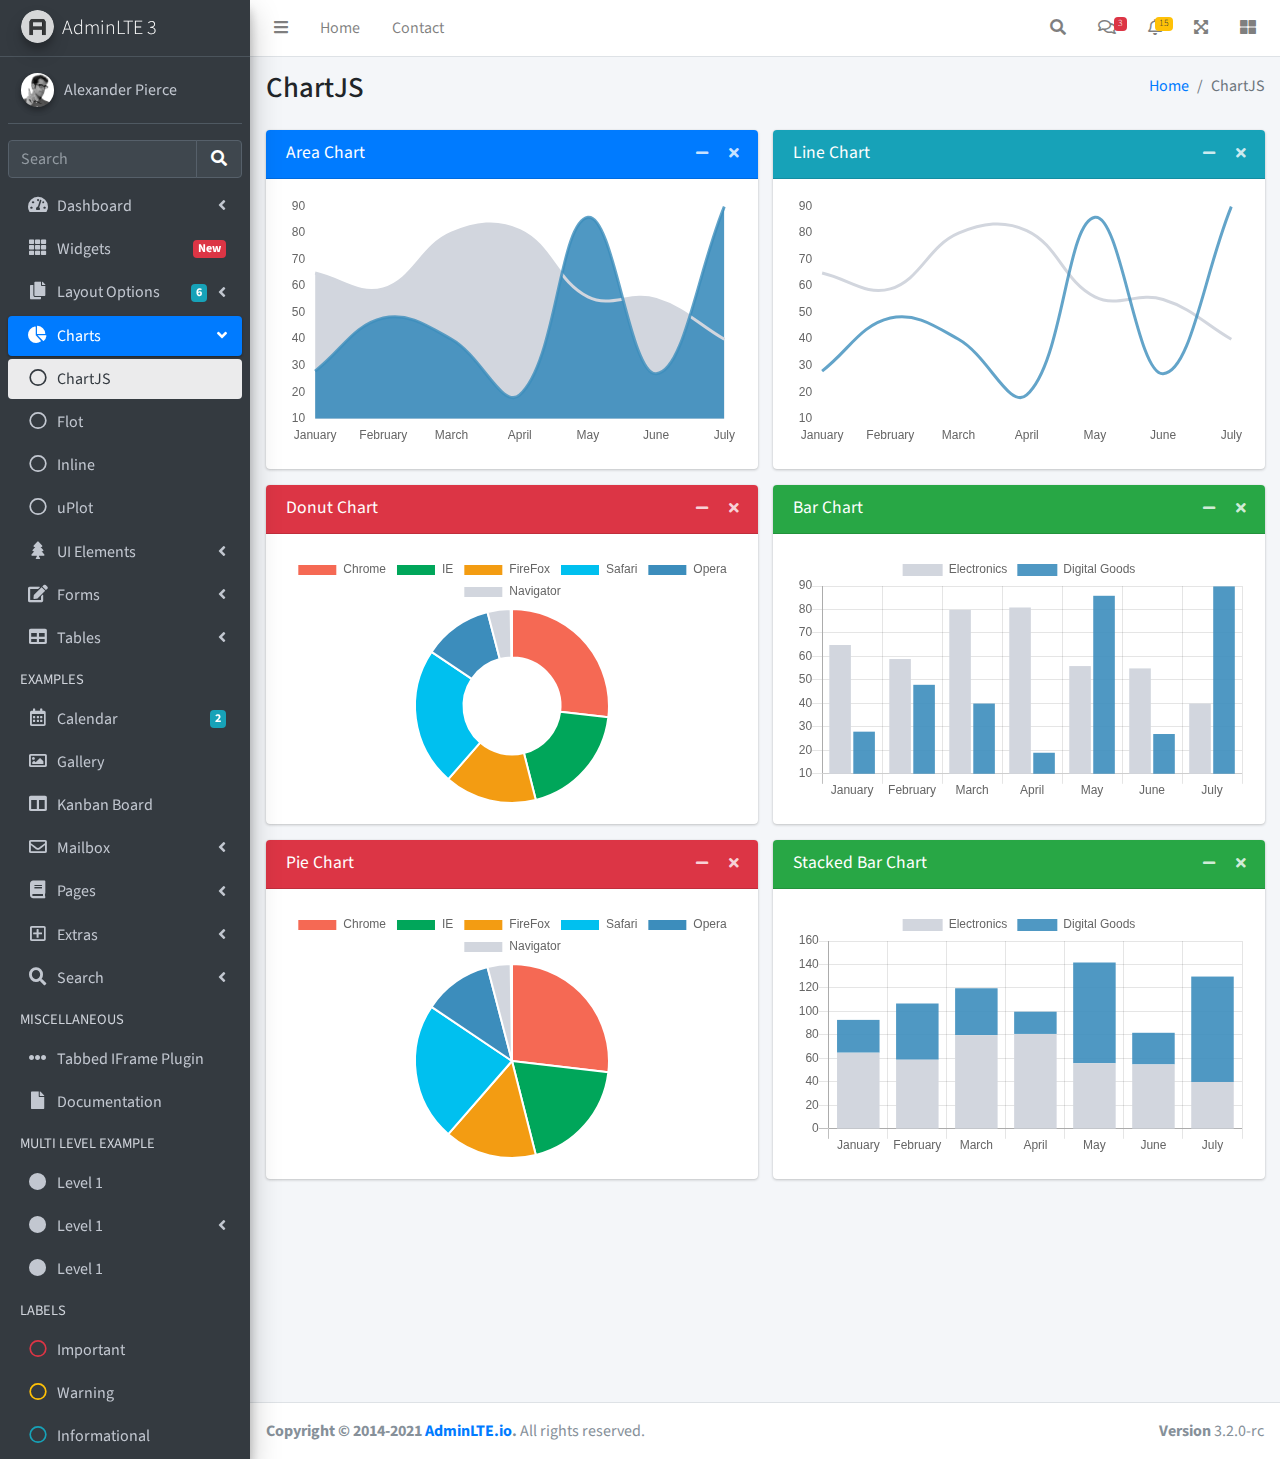
<file: pages/charts/chartjs.html>
<!DOCTYPE html>
<html lang="en">
<head>
  <meta charset="utf-8">
  <meta name="viewport" content="width=device-width, initial-scale=1">
  <title>AdminLTE 3 | ChartJS</title>

  <!-- Google Font: Source Sans Pro -->
  <link rel="stylesheet" href="https://fonts.googleapis.com/css?family=Source+Sans+Pro:300,400,400i,700&display=fallback">
  <!-- Font Awesome -->
  <link rel="stylesheet" href="../../plugins/fontawesome-free/css/all.min.css">
  <!-- Theme style -->
  <link rel="stylesheet" href="../../dist/css/adminlte.min.css">
</head>
<body class="hold-transition sidebar-mini">
<div class="wrapper">
  <!-- Navbar -->
  <nav class="main-header navbar navbar-expand navbar-white navbar-light">
    <!-- Left navbar links -->
    <ul class="navbar-nav">
      <li class="nav-item">
        <a class="nav-link" data-widget="pushmenu" href="#" role="button"><i class="fas fa-bars"></i></a>
      </li>
      <li class="nav-item d-none d-sm-inline-block">
        <a href="../../index3.html" class="nav-link">Home</a>
      </li>
      <li class="nav-item d-none d-sm-inline-block">
        <a href="#" class="nav-link">Contact</a>
      </li>
    </ul>

    <!-- Right navbar links -->
    <ul class="navbar-nav ml-auto">
      <!-- Navbar Search -->
      <li class="nav-item">
        <a class="nav-link" data-widget="navbar-search" href="#" role="button">
          <i class="fas fa-search"></i>
        </a>
        <div class="navbar-search-block">
          <form class="form-inline">
            <div class="input-group input-group-sm">
              <input class="form-control form-control-navbar" type="search" placeholder="Search" aria-label="Search">
              <div class="input-group-append">
                <button class="btn btn-navbar" type="submit">
                  <i class="fas fa-search"></i>
                </button>
                <button class="btn btn-navbar" type="button" data-widget="navbar-search">
                  <i class="fas fa-times"></i>
                </button>
              </div>
            </div>
          </form>
        </div>
      </li>

      <!-- Messages Dropdown Menu -->
      <li class="nav-item dropdown">
        <a class="nav-link" data-toggle="dropdown" href="#">
          <i class="far fa-comments"></i>
          <span class="badge badge-danger navbar-badge">3</span>
        </a>
        <div class="dropdown-menu dropdown-menu-lg dropdown-menu-right">
          <a href="#" class="dropdown-item">
            <!-- Message Start -->
            <div class="media">
              <img src="../../dist/img/user1-128x128.jpg" alt="User Avatar" class="img-size-50 mr-3 img-circle">
              <div class="media-body">
                <h3 class="dropdown-item-title">
                  Brad Diesel
                  <span class="float-right text-sm text-danger"><i class="fas fa-star"></i></span>
                </h3>
                <p class="text-sm">Call me whenever you can...</p>
                <p class="text-sm text-muted"><i class="far fa-clock mr-1"></i> 4 Hours Ago</p>
              </div>
            </div>
            <!-- Message End -->
          </a>
          <div class="dropdown-divider"></div>
          <a href="#" class="dropdown-item">
            <!-- Message Start -->
            <div class="media">
              <img src="../../dist/img/user8-128x128.jpg" alt="User Avatar" class="img-size-50 img-circle mr-3">
              <div class="media-body">
                <h3 class="dropdown-item-title">
                  John Pierce
                  <span class="float-right text-sm text-muted"><i class="fas fa-star"></i></span>
                </h3>
                <p class="text-sm">I got your message bro</p>
                <p class="text-sm text-muted"><i class="far fa-clock mr-1"></i> 4 Hours Ago</p>
              </div>
            </div>
            <!-- Message End -->
          </a>
          <div class="dropdown-divider"></div>
          <a href="#" class="dropdown-item">
            <!-- Message Start -->
            <div class="media">
              <img src="../../dist/img/user3-128x128.jpg" alt="User Avatar" class="img-size-50 img-circle mr-3">
              <div class="media-body">
                <h3 class="dropdown-item-title">
                  Nora Silvester
                  <span class="float-right text-sm text-warning"><i class="fas fa-star"></i></span>
                </h3>
                <p class="text-sm">The subject goes here</p>
                <p class="text-sm text-muted"><i class="far fa-clock mr-1"></i> 4 Hours Ago</p>
              </div>
            </div>
            <!-- Message End -->
          </a>
          <div class="dropdown-divider"></div>
          <a href="#" class="dropdown-item dropdown-footer">See All Messages</a>
        </div>
      </li>
      <!-- Notifications Dropdown Menu -->
      <li class="nav-item dropdown">
        <a class="nav-link" data-toggle="dropdown" href="#">
          <i class="far fa-bell"></i>
          <span class="badge badge-warning navbar-badge">15</span>
        </a>
        <div class="dropdown-menu dropdown-menu-lg dropdown-menu-right">
          <span class="dropdown-item dropdown-header">15 Notifications</span>
          <div class="dropdown-divider"></div>
          <a href="#" class="dropdown-item">
            <i class="fas fa-envelope mr-2"></i> 4 new messages
            <span class="float-right text-muted text-sm">3 mins</span>
          </a>
          <div class="dropdown-divider"></div>
          <a href="#" class="dropdown-item">
            <i class="fas fa-users mr-2"></i> 8 friend requests
            <span class="float-right text-muted text-sm">12 hours</span>
          </a>
          <div class="dropdown-divider"></div>
          <a href="#" class="dropdown-item">
            <i class="fas fa-file mr-2"></i> 3 new reports
            <span class="float-right text-muted text-sm">2 days</span>
          </a>
          <div class="dropdown-divider"></div>
          <a href="#" class="dropdown-item dropdown-footer">See All Notifications</a>
        </div>
      </li>
      <li class="nav-item">
        <a class="nav-link" data-widget="fullscreen" href="#" role="button">
          <i class="fas fa-expand-arrows-alt"></i>
        </a>
      </li>
      <li class="nav-item">
        <a class="nav-link" data-widget="control-sidebar" data-slide="true" href="#" role="button">
          <i class="fas fa-th-large"></i>
        </a>
      </li>
    </ul>
  </nav>
  <!-- /.navbar -->

  <!-- Main Sidebar Container -->
  <aside class="main-sidebar sidebar-dark-primary elevation-4">
    <!-- Brand Logo -->
    <a href="../../index3.html" class="brand-link">
      <img src="../../dist/img/AdminLTELogo.png"
           alt="AdminLTE Logo" class="brand-image img-circle elevation-3" style="opacity: .8">
      <span class="brand-text font-weight-light">AdminLTE 3</span>
    </a>

    <!-- Sidebar -->
    <div class="sidebar">
      <!-- Sidebar user panel (optional) -->
      <div class="user-panel mt-3 pb-3 mb-3 d-flex">
        <div class="image">
          <img src="../../dist/img/user2-160x160.jpg" class="img-circle elevation-2" alt="User Image">
        </div>
        <div class="info">
          <a href="#" class="d-block">Alexander Pierce</a>
        </div>
      </div>

      <!-- SidebarSearch Form -->
      <div class="form-inline">
        <div class="input-group" data-widget="sidebar-search">
          <input class="form-control form-control-sidebar" type="search" placeholder="Search" aria-label="Search">
          <div class="input-group-append">
            <button class="btn btn-sidebar">
              <i class="fas fa-search fa-fw"></i>
            </button>
          </div>
        </div>
      </div>

      <!-- Sidebar Menu -->
      <nav class="mt-2">
        <ul class="nav nav-pills nav-sidebar flex-column" data-widget="treeview" role="menu" data-accordion="false">
          <!-- Add icons to the links using the .nav-icon class
               with font-awesome or any other icon font library -->
          <li class="nav-item">
            <a href="#" class="nav-link">
              <i class="nav-icon fas fa-tachometer-alt"></i>
              <p>
                Dashboard
                <i class="right fas fa-angle-left"></i>
              </p>
            </a>
            <ul class="nav nav-treeview">
              <li class="nav-item">
                <a href="../../index.html" class="nav-link">
                  <i class="far fa-circle nav-icon"></i>
                  <p>Dashboard v1</p>
                </a>
              </li>
              <li class="nav-item">
                <a href="../../index2.html" class="nav-link">
                  <i class="far fa-circle nav-icon"></i>
                  <p>Dashboard v2</p>
                </a>
              </li>
              <li class="nav-item">
                <a href="../../index3.html" class="nav-link">
                  <i class="far fa-circle nav-icon"></i>
                  <p>Dashboard v3</p>
                </a>
              </li>
            </ul>
          </li>
          <li class="nav-item">
            <a href="../widgets.html" class="nav-link">
              <i class="nav-icon fas fa-th"></i>
              <p>
                Widgets
                <span class="right badge badge-danger">New</span>
              </p>
            </a>
          </li>
          <li class="nav-item">
            <a href="#" class="nav-link">
              <i class="nav-icon fas fa-copy"></i>
              <p>
                Layout Options
                <i class="fas fa-angle-left right"></i>
                <span class="badge badge-info right">6</span>
              </p>
            </a>
            <ul class="nav nav-treeview">
              <li class="nav-item">
                <a href="../layout/top-nav.html" class="nav-link">
                  <i class="far fa-circle nav-icon"></i>
                  <p>Top Navigation</p>
                </a>
              </li>
              <li class="nav-item">
                <a href="../layout/top-nav-sidebar.html" class="nav-link">
                  <i class="far fa-circle nav-icon"></i>
                  <p>Top Navigation + Sidebar</p>
                </a>
              </li>
              <li class="nav-item">
                <a href="../layout/boxed.html" class="nav-link">
                  <i class="far fa-circle nav-icon"></i>
                  <p>Boxed</p>
                </a>
              </li>
              <li class="nav-item">
                <a href="../layout/fixed-sidebar.html" class="nav-link">
                  <i class="far fa-circle nav-icon"></i>
                  <p>Fixed Sidebar</p>
                </a>
              </li>
              <li class="nav-item">
                <a href="../layout/fixed-sidebar-custom.html" class="nav-link">
                  <i class="far fa-circle nav-icon"></i>
                  <p>Fixed Sidebar <small>+ Custom Area</small></p>
                </a>
              </li>
              <li class="nav-item">
                <a href="../layout/fixed-topnav.html" class="nav-link">
                  <i class="far fa-circle nav-icon"></i>
                  <p>Fixed Navbar</p>
                </a>
              </li>
              <li class="nav-item">
                <a href="../layout/fixed-footer.html" class="nav-link">
                  <i class="far fa-circle nav-icon"></i>
                  <p>Fixed Footer</p>
                </a>
              </li>
              <li class="nav-item">
                <a href="../layout/collapsed-sidebar.html" class="nav-link">
                  <i class="far fa-circle nav-icon"></i>
                  <p>Collapsed Sidebar</p>
                </a>
              </li>
            </ul>
          </li>
          <li class="nav-item menu-open">
            <a href="#" class="nav-link active">
              <i class="nav-icon fas fa-chart-pie"></i>
              <p>
                Charts
                <i class="right fas fa-angle-left"></i>
              </p>
            </a>
            <ul class="nav nav-treeview">
              <li class="nav-item">
                <a href="chartjs.html" class="nav-link active">
                  <i class="far fa-circle nav-icon"></i>
                  <p>ChartJS</p>
                </a>
              </li>
              <li class="nav-item">
                <a href="flot.html" class="nav-link">
                  <i class="far fa-circle nav-icon"></i>
                  <p>Flot</p>
                </a>
              </li>
              <li class="nav-item">
                <a href="inline.html" class="nav-link">
                  <i class="far fa-circle nav-icon"></i>
                  <p>Inline</p>
                </a>
              </li>
              <li class="nav-item">
                <a href="uplot.html" class="nav-link">
                  <i class="far fa-circle nav-icon"></i>
                  <p>uPlot</p>
                </a>
              </li>
            </ul>
          </li>
          <li class="nav-item">
            <a href="#" class="nav-link">
              <i class="nav-icon fas fa-tree"></i>
              <p>
                UI Elements
                <i class="fas fa-angle-left right"></i>
              </p>
            </a>
            <ul class="nav nav-treeview">
              <li class="nav-item">
                <a href="../UI/general.html" class="nav-link">
                  <i class="far fa-circle nav-icon"></i>
                  <p>General</p>
                </a>
              </li>
              <li class="nav-item">
                <a href="../UI/icons.html" class="nav-link">
                  <i class="far fa-circle nav-icon"></i>
                  <p>Icons</p>
                </a>
              </li>
              <li class="nav-item">
                <a href="../UI/buttons.html" class="nav-link">
                  <i class="far fa-circle nav-icon"></i>
                  <p>Buttons</p>
                </a>
              </li>
              <li class="nav-item">
                <a href="../UI/sliders.html" class="nav-link">
                  <i class="far fa-circle nav-icon"></i>
                  <p>Sliders</p>
                </a>
              </li>
              <li class="nav-item">
                <a href="../UI/modals.html" class="nav-link">
                  <i class="far fa-circle nav-icon"></i>
                  <p>Modals & Alerts</p>
                </a>
              </li>
              <li class="nav-item">
                <a href="../UI/navbar.html" class="nav-link">
                  <i class="far fa-circle nav-icon"></i>
                  <p>Navbar & Tabs</p>
                </a>
              </li>
              <li class="nav-item">
                <a href="../UI/timeline.html" class="nav-link">
                  <i class="far fa-circle nav-icon"></i>
                  <p>Timeline</p>
                </a>
              </li>
              <li class="nav-item">
                <a href="../UI/ribbons.html" class="nav-link">
                  <i class="far fa-circle nav-icon"></i>
                  <p>Ribbons</p>
                </a>
              </li>
            </ul>
          </li>
          <li class="nav-item">
            <a href="#" class="nav-link">
              <i class="nav-icon fas fa-edit"></i>
              <p>
                Forms
                <i class="fas fa-angle-left right"></i>
              </p>
            </a>
            <ul class="nav nav-treeview">
              <li class="nav-item">
                <a href="../forms/general.html" class="nav-link">
                  <i class="far fa-circle nav-icon"></i>
                  <p>General Elements</p>
                </a>
              </li>
              <li class="nav-item">
                <a href="../forms/advanced.html" class="nav-link">
                  <i class="far fa-circle nav-icon"></i>
                  <p>Advanced Elements</p>
                </a>
              </li>
              <li class="nav-item">
                <a href="../forms/editors.html" class="nav-link">
                  <i class="far fa-circle nav-icon"></i>
                  <p>Editors</p>
                </a>
              </li>
              <li class="nav-item">
                <a href="../forms/validation.html" class="nav-link">
                  <i class="far fa-circle nav-icon"></i>
                  <p>Validation</p>
                </a>
              </li>
            </ul>
          </li>
          <li class="nav-item">
            <a href="#" class="nav-link">
              <i class="nav-icon fas fa-table"></i>
              <p>
                Tables
                <i class="fas fa-angle-left right"></i>
              </p>
            </a>
            <ul class="nav nav-treeview">
              <li class="nav-item">
                <a href="../tables/simple.html" class="nav-link">
                  <i class="far fa-circle nav-icon"></i>
                  <p>Simple Tables</p>
                </a>
              </li>
              <li class="nav-item">
                <a href="../tables/data.html" class="nav-link">
                  <i class="far fa-circle nav-icon"></i>
                  <p>DataTables</p>
                </a>
              </li>
              <li class="nav-item">
                <a href="../tables/jsgrid.html" class="nav-link">
                  <i class="far fa-circle nav-icon"></i>
                  <p>jsGrid</p>
                </a>
              </li>
            </ul>
          </li>
          <li class="nav-header">EXAMPLES</li>
          <li class="nav-item">
            <a href="../calendar.html" class="nav-link">
              <i class="nav-icon far fa-calendar-alt"></i>
              <p>
                Calendar
                <span class="badge badge-info right">2</span>
              </p>
            </a>
          </li>
          <li class="nav-item">
            <a href="../gallery.html" class="nav-link">
              <i class="nav-icon far fa-image"></i>
              <p>
                Gallery
              </p>
            </a>
          </li>
          <li class="nav-item">
            <a href="../kanban.html" class="nav-link">
              <i class="nav-icon fas fa-columns"></i>
              <p>
                Kanban Board
              </p>
            </a>
          </li>
          <li class="nav-item">
            <a href="#" class="nav-link">
              <i class="nav-icon far fa-envelope"></i>
              <p>
                Mailbox
                <i class="fas fa-angle-left right"></i>
              </p>
            </a>
            <ul class="nav nav-treeview">
              <li class="nav-item">
                <a href="../mailbox/mailbox.html" class="nav-link">
                  <i class="far fa-circle nav-icon"></i>
                  <p>Inbox</p>
                </a>
              </li>
              <li class="nav-item">
                <a href="../mailbox/compose.html" class="nav-link">
                  <i class="far fa-circle nav-icon"></i>
                  <p>Compose</p>
                </a>
              </li>
              <li class="nav-item">
                <a href="../mailbox/read-mail.html" class="nav-link">
                  <i class="far fa-circle nav-icon"></i>
                  <p>Read</p>
                </a>
              </li>
            </ul>
          </li>
          <li class="nav-item">
            <a href="#" class="nav-link">
              <i class="nav-icon fas fa-book"></i>
              <p>
                Pages
                <i class="fas fa-angle-left right"></i>
              </p>
            </a>
            <ul class="nav nav-treeview">
              <li class="nav-item">
                <a href="../examples/invoice.html" class="nav-link">
                  <i class="far fa-circle nav-icon"></i>
                  <p>Invoice</p>
                </a>
              </li>
              <li class="nav-item">
                <a href="../examples/profile.html" class="nav-link">
                  <i class="far fa-circle nav-icon"></i>
                  <p>Profile</p>
                </a>
              </li>
              <li class="nav-item">
                <a href="../examples/e-commerce.html" class="nav-link">
                  <i class="far fa-circle nav-icon"></i>
                  <p>E-commerce</p>
                </a>
              </li>
              <li class="nav-item">
                <a href="../examples/projects.html" class="nav-link">
                  <i class="far fa-circle nav-icon"></i>
                  <p>Projects</p>
                </a>
              </li>
              <li class="nav-item">
                <a href="../examples/project-add.html" class="nav-link">
                  <i class="far fa-circle nav-icon"></i>
                  <p>Project Add</p>
                </a>
              </li>
              <li class="nav-item">
                <a href="../examples/project-edit.html" class="nav-link">
                  <i class="far fa-circle nav-icon"></i>
                  <p>Project Edit</p>
                </a>
              </li>
              <li class="nav-item">
                <a href="../examples/project-detail.html" class="nav-link">
                  <i class="far fa-circle nav-icon"></i>
                  <p>Project Detail</p>
                </a>
              </li>
              <li class="nav-item">
                <a href="../examples/contacts.html" class="nav-link">
                  <i class="far fa-circle nav-icon"></i>
                  <p>Contacts</p>
                </a>
              </li>
              <li class="nav-item">
                <a href="../examples/faq.html" class="nav-link">
                  <i class="far fa-circle nav-icon"></i>
                  <p>FAQ</p>
                </a>
              </li>
              <li class="nav-item">
                <a href="../examples/contact-us.html" class="nav-link">
                  <i class="far fa-circle nav-icon"></i>
                  <p>Contact us</p>
                </a>
              </li>
            </ul>
          </li>
          <li class="nav-item">
            <a href="#" class="nav-link">
              <i class="nav-icon far fa-plus-square"></i>
              <p>
                Extras
                <i class="fas fa-angle-left right"></i>
              </p>
            </a>
            <ul class="nav nav-treeview">
              <li class="nav-item">
                <a href="#" class="nav-link">
                  <i class="far fa-circle nav-icon"></i>
                  <p>
                    Login & Register v1
                    <i class="fas fa-angle-left right"></i>
                  </p>
                </a>
                <ul class="nav nav-treeview">
                  <li class="nav-item">
                    <a href="../examples/login.html" class="nav-link">
                      <i class="far fa-circle nav-icon"></i>
                      <p>Login v1</p>
                    </a>
                  </li>
                  <li class="nav-item">
                    <a href="../examples/register.html" class="nav-link">
                      <i class="far fa-circle nav-icon"></i>
                      <p>Register v1</p>
                    </a>
                  </li>
                  <li class="nav-item">
                    <a href="../examples/forgot-password.html" class="nav-link">
                      <i class="far fa-circle nav-icon"></i>
                      <p>Forgot Password v1</p>
                    </a>
                  </li>
                  <li class="nav-item">
                    <a href="../examples/recover-password.html" class="nav-link">
                      <i class="far fa-circle nav-icon"></i>
                      <p>Recover Password v1</p>
                    </a>
                  </li>
                </ul>
              </li>
              <li class="nav-item">
                <a href="#" class="nav-link">
                  <i class="far fa-circle nav-icon"></i>
                  <p>
                    Login & Register v2
                    <i class="fas fa-angle-left right"></i>
                  </p>
                </a>
                <ul class="nav nav-treeview">
                  <li class="nav-item">
                    <a href="../examples/login-v2.html" class="nav-link">
                      <i class="far fa-circle nav-icon"></i>
                      <p>Login v2</p>
                    </a>
                  </li>
                  <li class="nav-item">
                    <a href="../examples/register-v2.html" class="nav-link">
                      <i class="far fa-circle nav-icon"></i>
                      <p>Register v2</p>
                    </a>
                  </li>
                  <li class="nav-item">
                    <a href="../examples/forgot-password-v2.html" class="nav-link">
                      <i class="far fa-circle nav-icon"></i>
                      <p>Forgot Password v2</p>
                    </a>
                  </li>
                  <li class="nav-item">
                    <a href="../examples/recover-password-v2.html" class="nav-link">
                      <i class="far fa-circle nav-icon"></i>
                      <p>Recover Password v2</p>
                    </a>
                  </li>
                </ul>
              </li>
              <li class="nav-item">
                <a href="../examples/lockscreen.html" class="nav-link">
                  <i class="far fa-circle nav-icon"></i>
                  <p>Lockscreen</p>
                </a>
              </li>
              <li class="nav-item">
                <a href="../examples/legacy-user-menu.html" class="nav-link">
                  <i class="far fa-circle nav-icon"></i>
                  <p>Legacy User Menu</p>
                </a>
              </li>
              <li class="nav-item">
                <a href="../examples/language-menu.html" class="nav-link">
                  <i class="far fa-circle nav-icon"></i>
                  <p>Language Menu</p>
                </a>
              </li>
              <li class="nav-item">
                <a href="../examples/404.html" class="nav-link">
                  <i class="far fa-circle nav-icon"></i>
                  <p>Error 404</p>
                </a>
              </li>
              <li class="nav-item">
                <a href="../examples/500.html" class="nav-link">
                  <i class="far fa-circle nav-icon"></i>
                  <p>Error 500</p>
                </a>
              </li>
              <li class="nav-item">
                <a href="../examples/pace.html" class="nav-link">
                  <i class="far fa-circle nav-icon"></i>
                  <p>Pace</p>
                </a>
              </li>
              <li class="nav-item">
                <a href="../examples/blank.html" class="nav-link">
                  <i class="far fa-circle nav-icon"></i>
                  <p>Blank Page</p>
                </a>
              </li>
              <li class="nav-item">
                <a href="../../starter.html" class="nav-link">
                  <i class="far fa-circle nav-icon"></i>
                  <p>Starter Page</p>
                </a>
              </li>
            </ul>
          </li>
          <li class="nav-item">
            <a href="#" class="nav-link">
              <i class="nav-icon fas fa-search"></i>
              <p>
                Search
                <i class="fas fa-angle-left right"></i>
              </p>
            </a>
            <ul class="nav nav-treeview">
              <li class="nav-item">
                <a href="../search/simple.html" class="nav-link">
                  <i class="far fa-circle nav-icon"></i>
                  <p>Simple Search</p>
                </a>
              </li>
              <li class="nav-item">
                <a href="../search/enhanced.html" class="nav-link">
                  <i class="far fa-circle nav-icon"></i>
                  <p>Enhanced</p>
                </a>
              </li>
            </ul>
          </li>
          <li class="nav-header">MISCELLANEOUS</li>
          <li class="nav-item">
            <a href="../../iframe.html" class="nav-link">
              <i class="nav-icon fas fa-ellipsis-h"></i>
              <p>Tabbed IFrame Plugin</p>
            </a>
          </li>
          <li class="nav-item">
            <a href="https://adminlte.io/docs/3.1/" class="nav-link">
              <i class="nav-icon fas fa-file"></i>
              <p>Documentation</p>
            </a>
          </li>
          <li class="nav-header">MULTI LEVEL EXAMPLE</li>
          <li class="nav-item">
            <a href="#" class="nav-link">
              <i class="fas fa-circle nav-icon"></i>
              <p>Level 1</p>
            </a>
          </li>
          <li class="nav-item">
            <a href="#" class="nav-link">
              <i class="nav-icon fas fa-circle"></i>
              <p>
                Level 1
                <i class="right fas fa-angle-left"></i>
              </p>
            </a>
            <ul class="nav nav-treeview">
              <li class="nav-item">
                <a href="#" class="nav-link">
                  <i class="far fa-circle nav-icon"></i>
                  <p>Level 2</p>
                </a>
              </li>
              <li class="nav-item">
                <a href="#" class="nav-link">
                  <i class="far fa-circle nav-icon"></i>
                  <p>
                    Level 2
                    <i class="right fas fa-angle-left"></i>
                  </p>
                </a>
                <ul class="nav nav-treeview">
                  <li class="nav-item">
                    <a href="#" class="nav-link">
                      <i class="far fa-dot-circle nav-icon"></i>
                      <p>Level 3</p>
                    </a>
                  </li>
                  <li class="nav-item">
                    <a href="#" class="nav-link">
                      <i class="far fa-dot-circle nav-icon"></i>
                      <p>Level 3</p>
                    </a>
                  </li>
                  <li class="nav-item">
                    <a href="#" class="nav-link">
                      <i class="far fa-dot-circle nav-icon"></i>
                      <p>Level 3</p>
                    </a>
                  </li>
                </ul>
              </li>
              <li class="nav-item">
                <a href="#" class="nav-link">
                  <i class="far fa-circle nav-icon"></i>
                  <p>Level 2</p>
                </a>
              </li>
            </ul>
          </li>
          <li class="nav-item">
            <a href="#" class="nav-link">
              <i class="fas fa-circle nav-icon"></i>
              <p>Level 1</p>
            </a>
          </li>
          <li class="nav-header">LABELS</li>
          <li class="nav-item">
            <a href="#" class="nav-link">
              <i class="nav-icon far fa-circle text-danger"></i>
              <p class="text">Important</p>
            </a>
          </li>
          <li class="nav-item">
            <a href="#" class="nav-link">
              <i class="nav-icon far fa-circle text-warning"></i>
              <p>Warning</p>
            </a>
          </li>
          <li class="nav-item">
            <a href="#" class="nav-link">
              <i class="nav-icon far fa-circle text-info"></i>
              <p>Informational</p>
            </a>
          </li>
        </ul>
      </nav>
      <!-- /.sidebar-menu -->
    </div>
    <!-- /.sidebar -->
  </aside>

  <!-- Content Wrapper. Contains page content -->
  <div class="content-wrapper">
    <!-- Content Header (Page header) -->
    <section class="content-header">
      <div class="container-fluid">
        <div class="row mb-2">
          <div class="col-sm-6">
            <h1>ChartJS</h1>
          </div>
          <div class="col-sm-6">
            <ol class="breadcrumb float-sm-right">
              <li class="breadcrumb-item"><a href="#">Home</a></li>
              <li class="breadcrumb-item active">ChartJS</li>
            </ol>
          </div>
        </div>
      </div><!-- /.container-fluid -->
    </section>

    <!-- Main content -->
    <section class="content">
      <div class="container-fluid">
        <div class="row">
          <div class="col-md-6">
            <!-- AREA CHART -->
            <div class="card card-primary">
              <div class="card-header">
                <h3 class="card-title">Area Chart</h3>

                <div class="card-tools">
                  <button type="button" class="btn btn-tool" data-card-widget="collapse">
                    <i class="fas fa-minus"></i>
                  </button>
                  <button type="button" class="btn btn-tool" data-card-widget="remove">
                    <i class="fas fa-times"></i>
                  </button>
                </div>
              </div>
              <div class="card-body">
                <div class="chart">
                  <canvas id="areaChart" style="min-height: 250px; height: 250px; max-height: 250px; max-width: 100%;"></canvas>
                </div>
              </div>
              <!-- /.card-body -->
            </div>
            <!-- /.card -->

            <!-- DONUT CHART -->
            <div class="card card-danger">
              <div class="card-header">
                <h3 class="card-title">Donut Chart</h3>

                <div class="card-tools">
                  <button type="button" class="btn btn-tool" data-card-widget="collapse">
                    <i class="fas fa-minus"></i>
                  </button>
                  <button type="button" class="btn btn-tool" data-card-widget="remove">
                    <i class="fas fa-times"></i>
                  </button>
                </div>
              </div>
              <div class="card-body">
                <canvas id="donutChart" style="min-height: 250px; height: 250px; max-height: 250px; max-width: 100%;"></canvas>
              </div>
              <!-- /.card-body -->
            </div>
            <!-- /.card -->

            <!-- PIE CHART -->
            <div class="card card-danger">
              <div class="card-header">
                <h3 class="card-title">Pie Chart</h3>

                <div class="card-tools">
                  <button type="button" class="btn btn-tool" data-card-widget="collapse">
                    <i class="fas fa-minus"></i>
                  </button>
                  <button type="button" class="btn btn-tool" data-card-widget="remove">
                    <i class="fas fa-times"></i>
                  </button>
                </div>
              </div>
              <div class="card-body">
                <canvas id="pieChart" style="min-height: 250px; height: 250px; max-height: 250px; max-width: 100%;"></canvas>
              </div>
              <!-- /.card-body -->
            </div>
            <!-- /.card -->

          </div>
          <!-- /.col (LEFT) -->
          <div class="col-md-6">
            <!-- LINE CHART -->
            <div class="card card-info">
              <div class="card-header">
                <h3 class="card-title">Line Chart</h3>

                <div class="card-tools">
                  <button type="button" class="btn btn-tool" data-card-widget="collapse">
                    <i class="fas fa-minus"></i>
                  </button>
                  <button type="button" class="btn btn-tool" data-card-widget="remove">
                    <i class="fas fa-times"></i>
                  </button>
                </div>
              </div>
              <div class="card-body">
                <div class="chart">
                  <canvas id="lineChart" style="min-height: 250px; height: 250px; max-height: 250px; max-width: 100%;"></canvas>
                </div>
              </div>
              <!-- /.card-body -->
            </div>
            <!-- /.card -->

            <!-- BAR CHART -->
            <div class="card card-success">
              <div class="card-header">
                <h3 class="card-title">Bar Chart</h3>

                <div class="card-tools">
                  <button type="button" class="btn btn-tool" data-card-widget="collapse">
                    <i class="fas fa-minus"></i>
                  </button>
                  <button type="button" class="btn btn-tool" data-card-widget="remove">
                    <i class="fas fa-times"></i>
                  </button>
                </div>
              </div>
              <div class="card-body">
                <div class="chart">
                  <canvas id="barChart" style="min-height: 250px; height: 250px; max-height: 250px; max-width: 100%;"></canvas>
                </div>
              </div>
              <!-- /.card-body -->
            </div>
            <!-- /.card -->

            <!-- STACKED BAR CHART -->
            <div class="card card-success">
              <div class="card-header">
                <h3 class="card-title">Stacked Bar Chart</h3>

                <div class="card-tools">
                  <button type="button" class="btn btn-tool" data-card-widget="collapse">
                    <i class="fas fa-minus"></i>
                  </button>
                  <button type="button" class="btn btn-tool" data-card-widget="remove">
                    <i class="fas fa-times"></i>
                  </button>
                </div>
              </div>
              <div class="card-body">
                <div class="chart">
                  <canvas id="stackedBarChart" style="min-height: 250px; height: 250px; max-height: 250px; max-width: 100%;"></canvas>
                </div>
              </div>
              <!-- /.card-body -->
            </div>
            <!-- /.card -->

          </div>
          <!-- /.col (RIGHT) -->
        </div>
        <!-- /.row -->
      </div><!-- /.container-fluid -->
    </section>
    <!-- /.content -->
  </div>
  <!-- /.content-wrapper -->
  <footer class="main-footer">
    <div class="float-right d-none d-sm-block">
      <b>Version</b> 3.2.0-rc
    </div>
    <strong>Copyright &copy; 2014-2021 <a href="https://adminlte.io">AdminLTE.io</a>.</strong> All rights reserved.
  </footer>

  <!-- Control Sidebar -->
  <aside class="control-sidebar control-sidebar-dark">
    <!-- Add Content Here -->
  </aside>
  <!-- /.control-sidebar -->
</div>
<!-- ./wrapper -->

<!-- jQuery -->
<script src="../../plugins/jquery/jquery.min.js"></script>
<!-- Bootstrap 4 -->
<script src="../../plugins/bootstrap/js/bootstrap.bundle.min.js"></script>
<!-- ChartJS -->
<script src="../../plugins/chart.js/Chart.min.js"></script>
<!-- AdminLTE App -->
<script src="../../dist/js/adminlte.min.js"></script>
<!-- AdminLTE for demo purposes -->
<script src="../../dist/js/demo.js"></script>
<!-- Page specific script -->
<script>
  $(function () {
    /* ChartJS
     * -------
     * Here we will create a few charts using ChartJS
     */

    //--------------
    //- AREA CHART -
    //--------------

    // Get context with jQuery - using jQuery's .get() method.
    var areaChartCanvas = $('#areaChart').get(0).getContext('2d')

    var areaChartData = {
      labels  : ['January', 'February', 'March', 'April', 'May', 'June', 'July'],
      datasets: [
        {
          label               : 'Digital Goods',
          backgroundColor     : 'rgba(60,141,188,0.9)',
          borderColor         : 'rgba(60,141,188,0.8)',
          pointRadius          : false,
          pointColor          : '#3b8bba',
          pointStrokeColor    : 'rgba(60,141,188,1)',
          pointHighlightFill  : '#fff',
          pointHighlightStroke: 'rgba(60,141,188,1)',
          data                : [28, 48, 40, 19, 86, 27, 90]
        },
        {
          label               : 'Electronics',
          backgroundColor     : 'rgba(210, 214, 222, 1)',
          borderColor         : 'rgba(210, 214, 222, 1)',
          pointRadius         : false,
          pointColor          : 'rgba(210, 214, 222, 1)',
          pointStrokeColor    : '#c1c7d1',
          pointHighlightFill  : '#fff',
          pointHighlightStroke: 'rgba(220,220,220,1)',
          data                : [65, 59, 80, 81, 56, 55, 40]
        },
      ]
    }

    var areaChartOptions = {
      maintainAspectRatio : false,
      responsive : true,
      legend: {
        display: false
      },
      scales: {
        xAxes: [{
          gridLines : {
            display : false,
          }
        }],
        yAxes: [{
          gridLines : {
            display : false,
          }
        }]
      }
    }

    // This will get the first returned node in the jQuery collection.
    new Chart(areaChartCanvas, {
      type: 'line',
      data: areaChartData,
      options: areaChartOptions
    })

    //-------------
    //- LINE CHART -
    //--------------
    var lineChartCanvas = $('#lineChart').get(0).getContext('2d')
    var lineChartOptions = $.extend(true, {}, areaChartOptions)
    var lineChartData = $.extend(true, {}, areaChartData)
    lineChartData.datasets[0].fill = false;
    lineChartData.datasets[1].fill = false;
    lineChartOptions.datasetFill = false

    var lineChart = new Chart(lineChartCanvas, {
      type: 'line',
      data: lineChartData,
      options: lineChartOptions
    })

    //-------------
    //- DONUT CHART -
    //-------------
    // Get context with jQuery - using jQuery's .get() method.
    var donutChartCanvas = $('#donutChart').get(0).getContext('2d')
    var donutData        = {
      labels: [
          'Chrome',
          'IE',
          'FireFox',
          'Safari',
          'Opera',
          'Navigator',
      ],
      datasets: [
        {
          data: [700,500,400,600,300,100],
          backgroundColor : ['#f56954', '#00a65a', '#f39c12', '#00c0ef', '#3c8dbc', '#d2d6de'],
        }
      ]
    }
    var donutOptions     = {
      maintainAspectRatio : false,
      responsive : true,
    }
    //Create pie or douhnut chart
    // You can switch between pie and douhnut using the method below.
    new Chart(donutChartCanvas, {
      type: 'doughnut',
      data: donutData,
      options: donutOptions
    })

    //-------------
    //- PIE CHART -
    //-------------
    // Get context with jQuery - using jQuery's .get() method.
    var pieChartCanvas = $('#pieChart').get(0).getContext('2d')
    var pieData        = donutData;
    var pieOptions     = {
      maintainAspectRatio : false,
      responsive : true,
    }
    //Create pie or douhnut chart
    // You can switch between pie and douhnut using the method below.
    new Chart(pieChartCanvas, {
      type: 'pie',
      data: pieData,
      options: pieOptions
    })

    //-------------
    //- BAR CHART -
    //-------------
    var barChartCanvas = $('#barChart').get(0).getContext('2d')
    var barChartData = $.extend(true, {}, areaChartData)
    var temp0 = areaChartData.datasets[0]
    var temp1 = areaChartData.datasets[1]
    barChartData.datasets[0] = temp1
    barChartData.datasets[1] = temp0

    var barChartOptions = {
      responsive              : true,
      maintainAspectRatio     : false,
      datasetFill             : false
    }

    new Chart(barChartCanvas, {
      type: 'bar',
      data: barChartData,
      options: barChartOptions
    })

    //---------------------
    //- STACKED BAR CHART -
    //---------------------
    var stackedBarChartCanvas = $('#stackedBarChart').get(0).getContext('2d')
    var stackedBarChartData = $.extend(true, {}, barChartData)

    var stackedBarChartOptions = {
      responsive              : true,
      maintainAspectRatio     : false,
      scales: {
        xAxes: [{
          stacked: true,
        }],
        yAxes: [{
          stacked: true
        }]
      }
    }

    new Chart(stackedBarChartCanvas, {
      type: 'bar',
      data: stackedBarChartData,
      options: stackedBarChartOptions
    })
  })
</script>
</body>
</html>
</file>
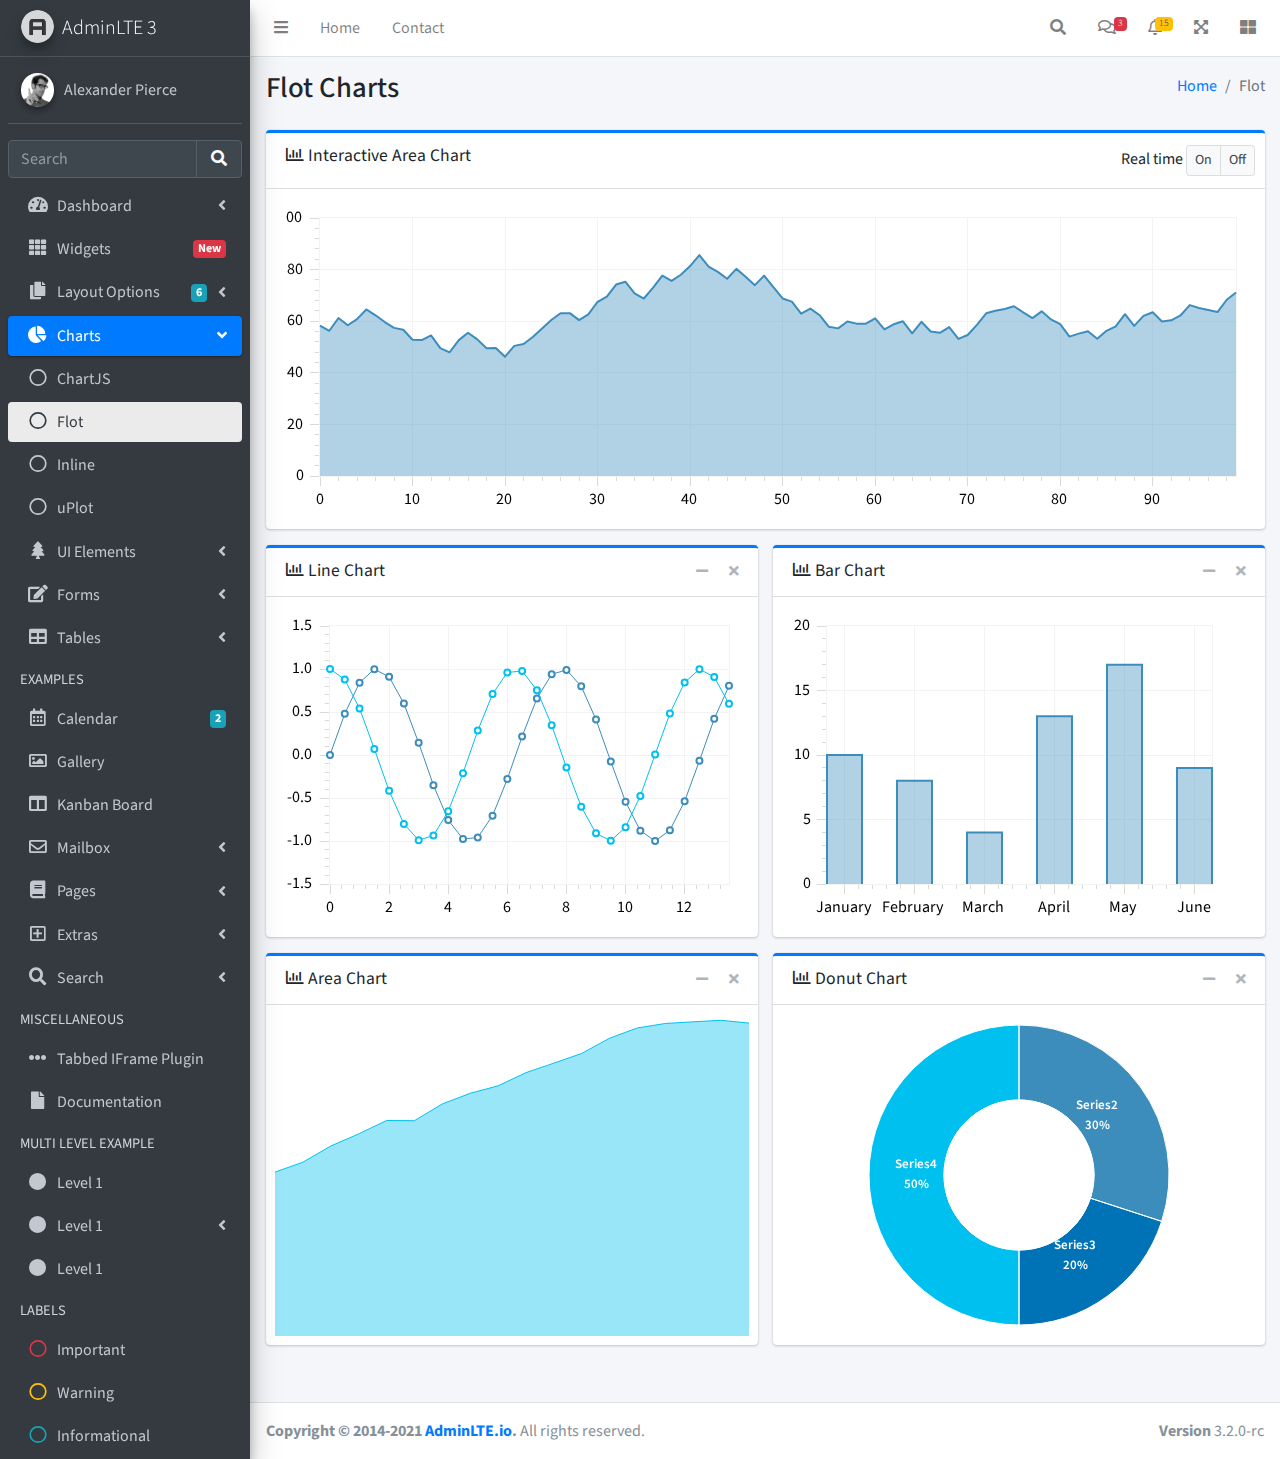
<file: pages/charts/flot.html>
<!DOCTYPE html>
<html lang="en">
<head>
  <meta charset="utf-8">
  <meta name="viewport" content="width=device-width, initial-scale=1">
  <title>AdminLTE 3 | Flot Charts</title>

  <!-- Google Font: Source Sans Pro -->
  <link rel="stylesheet" href="https://fonts.googleapis.com/css?family=Source+Sans+Pro:300,400,400i,700&display=fallback">
  <!-- Font Awesome -->
  <link rel="stylesheet" href="../../plugins/fontawesome-free/css/all.min.css">
  <!-- Theme style -->
  <link rel="stylesheet" href="../../dist/css/adminlte.min.css">
</head>
<body class="hold-transition sidebar-mini">
<div class="wrapper">
  <!-- Navbar -->
  <nav class="main-header navbar navbar-expand navbar-white navbar-light">
    <!-- Left navbar links -->
    <ul class="navbar-nav">
      <li class="nav-item">
        <a class="nav-link" data-widget="pushmenu" href="#" role="button"><i class="fas fa-bars"></i></a>
      </li>
      <li class="nav-item d-none d-sm-inline-block">
        <a href="../../index3.html" class="nav-link">Home</a>
      </li>
      <li class="nav-item d-none d-sm-inline-block">
        <a href="#" class="nav-link">Contact</a>
      </li>
    </ul>

    <!-- Right navbar links -->
    <ul class="navbar-nav ml-auto">
      <!-- Navbar Search -->
      <li class="nav-item">
        <a class="nav-link" data-widget="navbar-search" href="#" role="button">
          <i class="fas fa-search"></i>
        </a>
        <div class="navbar-search-block">
          <form class="form-inline">
            <div class="input-group input-group-sm">
              <input class="form-control form-control-navbar" type="search" placeholder="Search" aria-label="Search">
              <div class="input-group-append">
                <button class="btn btn-navbar" type="submit">
                  <i class="fas fa-search"></i>
                </button>
                <button class="btn btn-navbar" type="button" data-widget="navbar-search">
                  <i class="fas fa-times"></i>
                </button>
              </div>
            </div>
          </form>
        </div>
      </li>

      <!-- Messages Dropdown Menu -->
      <li class="nav-item dropdown">
        <a class="nav-link" data-toggle="dropdown" href="#">
          <i class="far fa-comments"></i>
          <span class="badge badge-danger navbar-badge">3</span>
        </a>
        <div class="dropdown-menu dropdown-menu-lg dropdown-menu-right">
          <a href="#" class="dropdown-item">
            <!-- Message Start -->
            <div class="media">
              <img src="../../dist/img/user1-128x128.jpg" alt="User Avatar" class="img-size-50 mr-3 img-circle">
              <div class="media-body">
                <h3 class="dropdown-item-title">
                  Brad Diesel
                  <span class="float-right text-sm text-danger"><i class="fas fa-star"></i></span>
                </h3>
                <p class="text-sm">Call me whenever you can...</p>
                <p class="text-sm text-muted"><i class="far fa-clock mr-1"></i> 4 Hours Ago</p>
              </div>
            </div>
            <!-- Message End -->
          </a>
          <div class="dropdown-divider"></div>
          <a href="#" class="dropdown-item">
            <!-- Message Start -->
            <div class="media">
              <img src="../../dist/img/user8-128x128.jpg" alt="User Avatar" class="img-size-50 img-circle mr-3">
              <div class="media-body">
                <h3 class="dropdown-item-title">
                  John Pierce
                  <span class="float-right text-sm text-muted"><i class="fas fa-star"></i></span>
                </h3>
                <p class="text-sm">I got your message bro</p>
                <p class="text-sm text-muted"><i class="far fa-clock mr-1"></i> 4 Hours Ago</p>
              </div>
            </div>
            <!-- Message End -->
          </a>
          <div class="dropdown-divider"></div>
          <a href="#" class="dropdown-item">
            <!-- Message Start -->
            <div class="media">
              <img src="../../dist/img/user3-128x128.jpg" alt="User Avatar" class="img-size-50 img-circle mr-3">
              <div class="media-body">
                <h3 class="dropdown-item-title">
                  Nora Silvester
                  <span class="float-right text-sm text-warning"><i class="fas fa-star"></i></span>
                </h3>
                <p class="text-sm">The subject goes here</p>
                <p class="text-sm text-muted"><i class="far fa-clock mr-1"></i> 4 Hours Ago</p>
              </div>
            </div>
            <!-- Message End -->
          </a>
          <div class="dropdown-divider"></div>
          <a href="#" class="dropdown-item dropdown-footer">See All Messages</a>
        </div>
      </li>
      <!-- Notifications Dropdown Menu -->
      <li class="nav-item dropdown">
        <a class="nav-link" data-toggle="dropdown" href="#">
          <i class="far fa-bell"></i>
          <span class="badge badge-warning navbar-badge">15</span>
        </a>
        <div class="dropdown-menu dropdown-menu-lg dropdown-menu-right">
          <span class="dropdown-item dropdown-header">15 Notifications</span>
          <div class="dropdown-divider"></div>
          <a href="#" class="dropdown-item">
            <i class="fas fa-envelope mr-2"></i> 4 new messages
            <span class="float-right text-muted text-sm">3 mins</span>
          </a>
          <div class="dropdown-divider"></div>
          <a href="#" class="dropdown-item">
            <i class="fas fa-users mr-2"></i> 8 friend requests
            <span class="float-right text-muted text-sm">12 hours</span>
          </a>
          <div class="dropdown-divider"></div>
          <a href="#" class="dropdown-item">
            <i class="fas fa-file mr-2"></i> 3 new reports
            <span class="float-right text-muted text-sm">2 days</span>
          </a>
          <div class="dropdown-divider"></div>
          <a href="#" class="dropdown-item dropdown-footer">See All Notifications</a>
        </div>
      </li>
      <li class="nav-item">
        <a class="nav-link" data-widget="fullscreen" href="#" role="button">
          <i class="fas fa-expand-arrows-alt"></i>
        </a>
      </li>
      <li class="nav-item">
        <a class="nav-link" data-widget="control-sidebar" data-slide="true" href="#" role="button">
          <i class="fas fa-th-large"></i>
        </a>
      </li>
    </ul>
  </nav>
  <!-- /.navbar -->

  <!-- Main Sidebar Container -->
  <aside class="main-sidebar sidebar-dark-primary elevation-4">
    <!-- Brand Logo -->
    <a href="../../index3.html" class="brand-link">
      <img src="../../dist/img/AdminLTELogo.png" alt="AdminLTE Logo" class="brand-image img-circle elevation-3" style="opacity: .8">
      <span class="brand-text font-weight-light">AdminLTE 3</span>
    </a>

    <!-- Sidebar -->
    <div class="sidebar">
      <!-- Sidebar user panel (optional) -->
      <div class="user-panel mt-3 pb-3 mb-3 d-flex">
        <div class="image">
          <img src="../../dist/img/user2-160x160.jpg" class="img-circle elevation-2" alt="User Image">
        </div>
        <div class="info">
          <a href="#" class="d-block">Alexander Pierce</a>
        </div>
      </div>

      <!-- SidebarSearch Form -->
      <div class="form-inline">
        <div class="input-group" data-widget="sidebar-search">
          <input class="form-control form-control-sidebar" type="search" placeholder="Search" aria-label="Search">
          <div class="input-group-append">
            <button class="btn btn-sidebar">
              <i class="fas fa-search fa-fw"></i>
            </button>
          </div>
        </div>
      </div>

      <!-- Sidebar Menu -->
      <nav class="mt-2">
        <ul class="nav nav-pills nav-sidebar flex-column" data-widget="treeview" role="menu" data-accordion="false">
          <!-- Add icons to the links using the .nav-icon class
               with font-awesome or any other icon font library -->
          <li class="nav-item">
            <a href="#" class="nav-link">
              <i class="nav-icon fas fa-tachometer-alt"></i>
              <p>
                Dashboard
                <i class="right fas fa-angle-left"></i>
              </p>
            </a>
            <ul class="nav nav-treeview">
              <li class="nav-item">
                <a href="../../index.html" class="nav-link">
                  <i class="far fa-circle nav-icon"></i>
                  <p>Dashboard v1</p>
                </a>
              </li>
              <li class="nav-item">
                <a href="../../index2.html" class="nav-link">
                  <i class="far fa-circle nav-icon"></i>
                  <p>Dashboard v2</p>
                </a>
              </li>
              <li class="nav-item">
                <a href="../../index3.html" class="nav-link">
                  <i class="far fa-circle nav-icon"></i>
                  <p>Dashboard v3</p>
                </a>
              </li>
            </ul>
          </li>
          <li class="nav-item">
            <a href="../widgets.html" class="nav-link">
              <i class="nav-icon fas fa-th"></i>
              <p>
                Widgets
                <span class="right badge badge-danger">New</span>
              </p>
            </a>
          </li>
          <li class="nav-item">
            <a href="#" class="nav-link">
              <i class="nav-icon fas fa-copy"></i>
              <p>
                Layout Options
                <i class="fas fa-angle-left right"></i>
                <span class="badge badge-info right">6</span>
              </p>
            </a>
            <ul class="nav nav-treeview">
              <li class="nav-item">
                <a href="../layout/top-nav.html" class="nav-link">
                  <i class="far fa-circle nav-icon"></i>
                  <p>Top Navigation</p>
                </a>
              </li>
              <li class="nav-item">
                <a href="../layout/top-nav-sidebar.html" class="nav-link">
                  <i class="far fa-circle nav-icon"></i>
                  <p>Top Navigation + Sidebar</p>
                </a>
              </li>
              <li class="nav-item">
                <a href="../layout/boxed.html" class="nav-link">
                  <i class="far fa-circle nav-icon"></i>
                  <p>Boxed</p>
                </a>
              </li>
              <li class="nav-item">
                <a href="../layout/fixed-sidebar.html" class="nav-link">
                  <i class="far fa-circle nav-icon"></i>
                  <p>Fixed Sidebar</p>
                </a>
              </li>
              <li class="nav-item">
                <a href="../layout/fixed-sidebar-custom.html" class="nav-link">
                  <i class="far fa-circle nav-icon"></i>
                  <p>Fixed Sidebar <small>+ Custom Area</small></p>
                </a>
              </li>
              <li class="nav-item">
                <a href="../layout/fixed-topnav.html" class="nav-link">
                  <i class="far fa-circle nav-icon"></i>
                  <p>Fixed Navbar</p>
                </a>
              </li>
              <li class="nav-item">
                <a href="../layout/fixed-footer.html" class="nav-link">
                  <i class="far fa-circle nav-icon"></i>
                  <p>Fixed Footer</p>
                </a>
              </li>
              <li class="nav-item">
                <a href="../layout/collapsed-sidebar.html" class="nav-link">
                  <i class="far fa-circle nav-icon"></i>
                  <p>Collapsed Sidebar</p>
                </a>
              </li>
            </ul>
          </li>
          <li class="nav-item menu-open">
            <a href="#" class="nav-link active">
              <i class="nav-icon fas fa-chart-pie"></i>
              <p>
                Charts
                <i class="right fas fa-angle-left"></i>
              </p>
            </a>
            <ul class="nav nav-treeview">
              <li class="nav-item">
                <a href="chartjs.html" class="nav-link">
                  <i class="far fa-circle nav-icon"></i>
                  <p>ChartJS</p>
                </a>
              </li>
              <li class="nav-item">
                <a href="flot.html" class="nav-link active">
                  <i class="far fa-circle nav-icon"></i>
                  <p>Flot</p>
                </a>
              </li>
              <li class="nav-item">
                <a href="inline.html" class="nav-link">
                  <i class="far fa-circle nav-icon"></i>
                  <p>Inline</p>
                </a>
              </li>
              <li class="nav-item">
                <a href="uplot.html" class="nav-link">
                  <i class="far fa-circle nav-icon"></i>
                  <p>uPlot</p>
                </a>
              </li>
            </ul>
          </li>
          <li class="nav-item">
            <a href="#" class="nav-link">
              <i class="nav-icon fas fa-tree"></i>
              <p>
                UI Elements
                <i class="fas fa-angle-left right"></i>
              </p>
            </a>
            <ul class="nav nav-treeview">
              <li class="nav-item">
                <a href="../UI/general.html" class="nav-link">
                  <i class="far fa-circle nav-icon"></i>
                  <p>General</p>
                </a>
              </li>
              <li class="nav-item">
                <a href="../UI/icons.html" class="nav-link">
                  <i class="far fa-circle nav-icon"></i>
                  <p>Icons</p>
                </a>
              </li>
              <li class="nav-item">
                <a href="../UI/buttons.html" class="nav-link">
                  <i class="far fa-circle nav-icon"></i>
                  <p>Buttons</p>
                </a>
              </li>
              <li class="nav-item">
                <a href="../UI/sliders.html" class="nav-link">
                  <i class="far fa-circle nav-icon"></i>
                  <p>Sliders</p>
                </a>
              </li>
              <li class="nav-item">
                <a href="../UI/modals.html" class="nav-link">
                  <i class="far fa-circle nav-icon"></i>
                  <p>Modals & Alerts</p>
                </a>
              </li>
              <li class="nav-item">
                <a href="../UI/navbar.html" class="nav-link">
                  <i class="far fa-circle nav-icon"></i>
                  <p>Navbar & Tabs</p>
                </a>
              </li>
              <li class="nav-item">
                <a href="../UI/timeline.html" class="nav-link">
                  <i class="far fa-circle nav-icon"></i>
                  <p>Timeline</p>
                </a>
              </li>
              <li class="nav-item">
                <a href="../UI/ribbons.html" class="nav-link">
                  <i class="far fa-circle nav-icon"></i>
                  <p>Ribbons</p>
                </a>
              </li>
            </ul>
          </li>
          <li class="nav-item">
            <a href="#" class="nav-link">
              <i class="nav-icon fas fa-edit"></i>
              <p>
                Forms
                <i class="fas fa-angle-left right"></i>
              </p>
            </a>
            <ul class="nav nav-treeview">
              <li class="nav-item">
                <a href="../forms/general.html" class="nav-link">
                  <i class="far fa-circle nav-icon"></i>
                  <p>General Elements</p>
                </a>
              </li>
              <li class="nav-item">
                <a href="../forms/advanced.html" class="nav-link">
                  <i class="far fa-circle nav-icon"></i>
                  <p>Advanced Elements</p>
                </a>
              </li>
              <li class="nav-item">
                <a href="../forms/editors.html" class="nav-link">
                  <i class="far fa-circle nav-icon"></i>
                  <p>Editors</p>
                </a>
              </li>
              <li class="nav-item">
                <a href="../forms/validation.html" class="nav-link">
                  <i class="far fa-circle nav-icon"></i>
                  <p>Validation</p>
                </a>
              </li>
            </ul>
          </li>
          <li class="nav-item">
            <a href="#" class="nav-link">
              <i class="nav-icon fas fa-table"></i>
              <p>
                Tables
                <i class="fas fa-angle-left right"></i>
              </p>
            </a>
            <ul class="nav nav-treeview">
              <li class="nav-item">
                <a href="../tables/simple.html" class="nav-link">
                  <i class="far fa-circle nav-icon"></i>
                  <p>Simple Tables</p>
                </a>
              </li>
              <li class="nav-item">
                <a href="../tables/data.html" class="nav-link">
                  <i class="far fa-circle nav-icon"></i>
                  <p>DataTables</p>
                </a>
              </li>
              <li class="nav-item">
                <a href="../tables/jsgrid.html" class="nav-link">
                  <i class="far fa-circle nav-icon"></i>
                  <p>jsGrid</p>
                </a>
              </li>
            </ul>
          </li>
          <li class="nav-header">EXAMPLES</li>
          <li class="nav-item">
            <a href="../calendar.html" class="nav-link">
              <i class="nav-icon far fa-calendar-alt"></i>
              <p>
                Calendar
                <span class="badge badge-info right">2</span>
              </p>
            </a>
          </li>
          <li class="nav-item">
            <a href="../gallery.html" class="nav-link">
              <i class="nav-icon far fa-image"></i>
              <p>
                Gallery
              </p>
            </a>
          </li>
          <li class="nav-item">
            <a href="../kanban.html" class="nav-link">
              <i class="nav-icon fas fa-columns"></i>
              <p>
                Kanban Board
              </p>
            </a>
          </li>
          <li class="nav-item">
            <a href="#" class="nav-link">
              <i class="nav-icon far fa-envelope"></i>
              <p>
                Mailbox
                <i class="fas fa-angle-left right"></i>
              </p>
            </a>
            <ul class="nav nav-treeview">
              <li class="nav-item">
                <a href="../mailbox/mailbox.html" class="nav-link">
                  <i class="far fa-circle nav-icon"></i>
                  <p>Inbox</p>
                </a>
              </li>
              <li class="nav-item">
                <a href="../mailbox/compose.html" class="nav-link">
                  <i class="far fa-circle nav-icon"></i>
                  <p>Compose</p>
                </a>
              </li>
              <li class="nav-item">
                <a href="../mailbox/read-mail.html" class="nav-link">
                  <i class="far fa-circle nav-icon"></i>
                  <p>Read</p>
                </a>
              </li>
            </ul>
          </li>
          <li class="nav-item">
            <a href="#" class="nav-link">
              <i class="nav-icon fas fa-book"></i>
              <p>
                Pages
                <i class="fas fa-angle-left right"></i>
              </p>
            </a>
            <ul class="nav nav-treeview">
              <li class="nav-item">
                <a href="../examples/invoice.html" class="nav-link">
                  <i class="far fa-circle nav-icon"></i>
                  <p>Invoice</p>
                </a>
              </li>
              <li class="nav-item">
                <a href="../examples/profile.html" class="nav-link">
                  <i class="far fa-circle nav-icon"></i>
                  <p>Profile</p>
                </a>
              </li>
              <li class="nav-item">
                <a href="../examples/e-commerce.html" class="nav-link">
                  <i class="far fa-circle nav-icon"></i>
                  <p>E-commerce</p>
                </a>
              </li>
              <li class="nav-item">
                <a href="../examples/projects.html" class="nav-link">
                  <i class="far fa-circle nav-icon"></i>
                  <p>Projects</p>
                </a>
              </li>
              <li class="nav-item">
                <a href="../examples/project-add.html" class="nav-link">
                  <i class="far fa-circle nav-icon"></i>
                  <p>Project Add</p>
                </a>
              </li>
              <li class="nav-item">
                <a href="../examples/project-edit.html" class="nav-link">
                  <i class="far fa-circle nav-icon"></i>
                  <p>Project Edit</p>
                </a>
              </li>
              <li class="nav-item">
                <a href="../examples/project-detail.html" class="nav-link">
                  <i class="far fa-circle nav-icon"></i>
                  <p>Project Detail</p>
                </a>
              </li>
              <li class="nav-item">
                <a href="../examples/contacts.html" class="nav-link">
                  <i class="far fa-circle nav-icon"></i>
                  <p>Contacts</p>
                </a>
              </li>
              <li class="nav-item">
                <a href="../examples/faq.html" class="nav-link">
                  <i class="far fa-circle nav-icon"></i>
                  <p>FAQ</p>
                </a>
              </li>
              <li class="nav-item">
                <a href="../examples/contact-us.html" class="nav-link">
                  <i class="far fa-circle nav-icon"></i>
                  <p>Contact us</p>
                </a>
              </li>
            </ul>
          </li>
          <li class="nav-item">
            <a href="#" class="nav-link">
              <i class="nav-icon far fa-plus-square"></i>
              <p>
                Extras
                <i class="fas fa-angle-left right"></i>
              </p>
            </a>
            <ul class="nav nav-treeview">
              <li class="nav-item">
                <a href="#" class="nav-link">
                  <i class="far fa-circle nav-icon"></i>
                  <p>
                    Login & Register v1
                    <i class="fas fa-angle-left right"></i>
                  </p>
                </a>
                <ul class="nav nav-treeview">
                  <li class="nav-item">
                    <a href="../examples/login.html" class="nav-link">
                      <i class="far fa-circle nav-icon"></i>
                      <p>Login v1</p>
                    </a>
                  </li>
                  <li class="nav-item">
                    <a href="../examples/register.html" class="nav-link">
                      <i class="far fa-circle nav-icon"></i>
                      <p>Register v1</p>
                    </a>
                  </li>
                  <li class="nav-item">
                    <a href="../examples/forgot-password.html" class="nav-link">
                      <i class="far fa-circle nav-icon"></i>
                      <p>Forgot Password v1</p>
                    </a>
                  </li>
                  <li class="nav-item">
                    <a href="../examples/recover-password.html" class="nav-link">
                      <i class="far fa-circle nav-icon"></i>
                      <p>Recover Password v1</p>
                    </a>
                  </li>
                </ul>
              </li>
              <li class="nav-item">
                <a href="#" class="nav-link">
                  <i class="far fa-circle nav-icon"></i>
                  <p>
                    Login & Register v2
                    <i class="fas fa-angle-left right"></i>
                  </p>
                </a>
                <ul class="nav nav-treeview">
                  <li class="nav-item">
                    <a href="../examples/login-v2.html" class="nav-link">
                      <i class="far fa-circle nav-icon"></i>
                      <p>Login v2</p>
                    </a>
                  </li>
                  <li class="nav-item">
                    <a href="../examples/register-v2.html" class="nav-link">
                      <i class="far fa-circle nav-icon"></i>
                      <p>Register v2</p>
                    </a>
                  </li>
                  <li class="nav-item">
                    <a href="../examples/forgot-password-v2.html" class="nav-link">
                      <i class="far fa-circle nav-icon"></i>
                      <p>Forgot Password v2</p>
                    </a>
                  </li>
                  <li class="nav-item">
                    <a href="../examples/recover-password-v2.html" class="nav-link">
                      <i class="far fa-circle nav-icon"></i>
                      <p>Recover Password v2</p>
                    </a>
                  </li>
                </ul>
              </li>
              <li class="nav-item">
                <a href="../examples/lockscreen.html" class="nav-link">
                  <i class="far fa-circle nav-icon"></i>
                  <p>Lockscreen</p>
                </a>
              </li>
              <li class="nav-item">
                <a href="../examples/legacy-user-menu.html" class="nav-link">
                  <i class="far fa-circle nav-icon"></i>
                  <p>Legacy User Menu</p>
                </a>
              </li>
              <li class="nav-item">
                <a href="../examples/language-menu.html" class="nav-link">
                  <i class="far fa-circle nav-icon"></i>
                  <p>Language Menu</p>
                </a>
              </li>
              <li class="nav-item">
                <a href="../examples/404.html" class="nav-link">
                  <i class="far fa-circle nav-icon"></i>
                  <p>Error 404</p>
                </a>
              </li>
              <li class="nav-item">
                <a href="../examples/500.html" class="nav-link">
                  <i class="far fa-circle nav-icon"></i>
                  <p>Error 500</p>
                </a>
              </li>
              <li class="nav-item">
                <a href="../examples/pace.html" class="nav-link">
                  <i class="far fa-circle nav-icon"></i>
                  <p>Pace</p>
                </a>
              </li>
              <li class="nav-item">
                <a href="../examples/blank.html" class="nav-link">
                  <i class="far fa-circle nav-icon"></i>
                  <p>Blank Page</p>
                </a>
              </li>
              <li class="nav-item">
                <a href="../../starter.html" class="nav-link">
                  <i class="far fa-circle nav-icon"></i>
                  <p>Starter Page</p>
                </a>
              </li>
            </ul>
          </li>
          <li class="nav-item">
            <a href="#" class="nav-link">
              <i class="nav-icon fas fa-search"></i>
              <p>
                Search
                <i class="fas fa-angle-left right"></i>
              </p>
            </a>
            <ul class="nav nav-treeview">
              <li class="nav-item">
                <a href="../search/simple.html" class="nav-link">
                  <i class="far fa-circle nav-icon"></i>
                  <p>Simple Search</p>
                </a>
              </li>
              <li class="nav-item">
                <a href="../search/enhanced.html" class="nav-link">
                  <i class="far fa-circle nav-icon"></i>
                  <p>Enhanced</p>
                </a>
              </li>
            </ul>
          </li>
          <li class="nav-header">MISCELLANEOUS</li>
          <li class="nav-item">
            <a href="../../iframe.html" class="nav-link">
              <i class="nav-icon fas fa-ellipsis-h"></i>
              <p>Tabbed IFrame Plugin</p>
            </a>
          </li>
          <li class="nav-item">
            <a href="https://adminlte.io/docs/3.1/" class="nav-link">
              <i class="nav-icon fas fa-file"></i>
              <p>Documentation</p>
            </a>
          </li>
          <li class="nav-header">MULTI LEVEL EXAMPLE</li>
          <li class="nav-item">
            <a href="#" class="nav-link">
              <i class="fas fa-circle nav-icon"></i>
              <p>Level 1</p>
            </a>
          </li>
          <li class="nav-item">
            <a href="#" class="nav-link">
              <i class="nav-icon fas fa-circle"></i>
              <p>
                Level 1
                <i class="right fas fa-angle-left"></i>
              </p>
            </a>
            <ul class="nav nav-treeview">
              <li class="nav-item">
                <a href="#" class="nav-link">
                  <i class="far fa-circle nav-icon"></i>
                  <p>Level 2</p>
                </a>
              </li>
              <li class="nav-item">
                <a href="#" class="nav-link">
                  <i class="far fa-circle nav-icon"></i>
                  <p>
                    Level 2
                    <i class="right fas fa-angle-left"></i>
                  </p>
                </a>
                <ul class="nav nav-treeview">
                  <li class="nav-item">
                    <a href="#" class="nav-link">
                      <i class="far fa-dot-circle nav-icon"></i>
                      <p>Level 3</p>
                    </a>
                  </li>
                  <li class="nav-item">
                    <a href="#" class="nav-link">
                      <i class="far fa-dot-circle nav-icon"></i>
                      <p>Level 3</p>
                    </a>
                  </li>
                  <li class="nav-item">
                    <a href="#" class="nav-link">
                      <i class="far fa-dot-circle nav-icon"></i>
                      <p>Level 3</p>
                    </a>
                  </li>
                </ul>
              </li>
              <li class="nav-item">
                <a href="#" class="nav-link">
                  <i class="far fa-circle nav-icon"></i>
                  <p>Level 2</p>
                </a>
              </li>
            </ul>
          </li>
          <li class="nav-item">
            <a href="#" class="nav-link">
              <i class="fas fa-circle nav-icon"></i>
              <p>Level 1</p>
            </a>
          </li>
          <li class="nav-header">LABELS</li>
          <li class="nav-item">
            <a href="#" class="nav-link">
              <i class="nav-icon far fa-circle text-danger"></i>
              <p class="text">Important</p>
            </a>
          </li>
          <li class="nav-item">
            <a href="#" class="nav-link">
              <i class="nav-icon far fa-circle text-warning"></i>
              <p>Warning</p>
            </a>
          </li>
          <li class="nav-item">
            <a href="#" class="nav-link">
              <i class="nav-icon far fa-circle text-info"></i>
              <p>Informational</p>
            </a>
          </li>
        </ul>
      </nav>
      <!-- /.sidebar-menu -->
    </div>
    <!-- /.sidebar -->
  </aside>

  <!-- Content Wrapper. Contains page content -->
  <div class="content-wrapper">
    <!-- Content Header (Page header) -->
    <section class="content-header">
      <div class="container-fluid">
        <div class="row mb-2">
          <div class="col-sm-6">
            <h1>Flot Charts</h1>
          </div>
          <div class="col-sm-6">
            <ol class="breadcrumb float-sm-right">
              <li class="breadcrumb-item"><a href="#">Home</a></li>
              <li class="breadcrumb-item active">Flot</li>
            </ol>
          </div>
        </div>
      </div><!-- /.container-fluid -->
    </section>

    <!-- Main content -->
    <section class="content">
      <div class="container-fluid">
        <div class="row">
          <div class="col-12">
            <!-- interactive chart -->
            <div class="card card-primary card-outline">
              <div class="card-header">
                <h3 class="card-title">
                  <i class="far fa-chart-bar"></i>
                  Interactive Area Chart
                </h3>

                <div class="card-tools">
                  Real time
                  <div class="btn-group" id="realtime" data-toggle="btn-toggle">
                    <button type="button" class="btn btn-default btn-sm active" data-toggle="on">On</button>
                    <button type="button" class="btn btn-default btn-sm" data-toggle="off">Off</button>
                  </div>
                </div>
              </div>
              <div class="card-body">
                <div id="interactive" style="height: 300px;"></div>
              </div>
              <!-- /.card-body-->
            </div>
            <!-- /.card -->

          </div>
          <!-- /.col -->
        </div>
        <!-- /.row -->

        <div class="row">
          <div class="col-md-6">
            <!-- Line chart -->
            <div class="card card-primary card-outline">
              <div class="card-header">
                <h3 class="card-title">
                  <i class="far fa-chart-bar"></i>
                  Line Chart
                </h3>

                <div class="card-tools">
                  <button type="button" class="btn btn-tool" data-card-widget="collapse">
                    <i class="fas fa-minus"></i>
                  </button>
                  <button type="button" class="btn btn-tool" data-card-widget="remove">
                    <i class="fas fa-times"></i>
                  </button>
                </div>
              </div>
              <div class="card-body">
                <div id="line-chart" style="height: 300px;"></div>
              </div>
              <!-- /.card-body-->
            </div>
            <!-- /.card -->

            <!-- Area chart -->
            <div class="card card-primary card-outline">
              <div class="card-header">
                <h3 class="card-title">
                  <i class="far fa-chart-bar"></i>
                  Area Chart
                </h3>

                <div class="card-tools">
                  <button type="button" class="btn btn-tool" data-card-widget="collapse">
                    <i class="fas fa-minus"></i>
                  </button>
                  <button type="button" class="btn btn-tool" data-card-widget="remove">
                    <i class="fas fa-times"></i>
                  </button>
                </div>
              </div>
              <div class="card-body">
                <div id="area-chart" style="height: 338px;" class="full-width-chart"></div>
              </div>
              <!-- /.card-body-->
            </div>
            <!-- /.card -->

          </div>
          <!-- /.col -->

          <div class="col-md-6">
            <!-- Bar chart -->
            <div class="card card-primary card-outline">
              <div class="card-header">
                <h3 class="card-title">
                  <i class="far fa-chart-bar"></i>
                  Bar Chart
                </h3>

                <div class="card-tools">
                  <button type="button" class="btn btn-tool" data-card-widget="collapse">
                    <i class="fas fa-minus"></i>
                  </button>
                  <button type="button" class="btn btn-tool" data-card-widget="remove">
                    <i class="fas fa-times"></i>
                  </button>
                </div>
              </div>
              <div class="card-body">
                <div id="bar-chart" style="height: 300px;"></div>
              </div>
              <!-- /.card-body-->
            </div>
            <!-- /.card -->

            <!-- Donut chart -->
            <div class="card card-primary card-outline">
              <div class="card-header">
                <h3 class="card-title">
                  <i class="far fa-chart-bar"></i>
                  Donut Chart
                </h3>

                <div class="card-tools">
                  <button type="button" class="btn btn-tool" data-card-widget="collapse">
                    <i class="fas fa-minus"></i>
                  </button>
                  <button type="button" class="btn btn-tool" data-card-widget="remove">
                    <i class="fas fa-times"></i>
                  </button>
                </div>
              </div>
              <div class="card-body">
                <div id="donut-chart" style="height: 300px;"></div>
              </div>
              <!-- /.card-body-->
            </div>
            <!-- /.card -->
          </div>
          <!-- /.col -->
        </div>
        <!-- /.row -->
      </div><!-- /.container-fluid -->
    </section>
    <!-- /.content -->
  </div>
  <!-- /.content-wrapper -->

  <footer class="main-footer">
    <div class="float-right d-none d-sm-block">
      <b>Version</b> 3.2.0-rc
    </div>
    <strong>Copyright &copy; 2014-2021 <a href="https://adminlte.io">AdminLTE.io</a>.</strong> All rights reserved.
  </footer>

  <!-- Control Sidebar -->
  <aside class="control-sidebar control-sidebar-dark">
    <!-- Control sidebar content goes here -->
  </aside>
  <!-- /.control-sidebar -->
</div>
<!-- ./wrapper -->

<!-- jQuery -->
<script src="../../plugins/jquery/jquery.min.js"></script>
<!-- Bootstrap 4 -->
<script src="../../plugins/bootstrap/js/bootstrap.bundle.min.js"></script>
<!-- AdminLTE App -->
<script src="../../dist/js/adminlte.min.js"></script>
<!-- FLOT CHARTS -->
<script src="../../plugins/flot/jquery.flot.js"></script>
<!-- FLOT RESIZE PLUGIN - allows the chart to redraw when the window is resized -->
<script src="../../plugins/flot/plugins/jquery.flot.resize.js"></script>
<!-- FLOT PIE PLUGIN - also used to draw donut charts -->
<script src="../../plugins/flot/plugins/jquery.flot.pie.js"></script>
<!-- AdminLTE for demo purposes -->
<script src="../../dist/js/demo.js"></script>
<!-- Page specific script -->
<script>
  $(function () {
    /*
     * Flot Interactive Chart
     * -----------------------
     */
    // We use an inline data source in the example, usually data would
    // be fetched from a server
    var data        = [],
        totalPoints = 100

    function getRandomData() {

      if (data.length > 0) {
        data = data.slice(1)
      }

      // Do a random walk
      while (data.length < totalPoints) {

        var prev = data.length > 0 ? data[data.length - 1] : 50,
            y    = prev + Math.random() * 10 - 5

        if (y < 0) {
          y = 0
        } else if (y > 100) {
          y = 100
        }

        data.push(y)
      }

      // Zip the generated y values with the x values
      var res = []
      for (var i = 0; i < data.length; ++i) {
        res.push([i, data[i]])
      }

      return res
    }

    var interactive_plot = $.plot('#interactive', [
        {
          data: getRandomData(),
        }
      ],
      {
        grid: {
          borderColor: '#f3f3f3',
          borderWidth: 1,
          tickColor: '#f3f3f3'
        },
        series: {
          color: '#3c8dbc',
          lines: {
            lineWidth: 2,
            show: true,
            fill: true,
          },
        },
        yaxis: {
          min: 0,
          max: 100,
          show: true
        },
        xaxis: {
          show: true
        }
      }
    )

    var updateInterval = 500 //Fetch data ever x milliseconds
    var realtime       = 'on' //If == to on then fetch data every x seconds. else stop fetching
    function update() {

      interactive_plot.setData([getRandomData()])

      // Since the axes don't change, we don't need to call plot.setupGrid()
      interactive_plot.draw()
      if (realtime === 'on') {
        setTimeout(update, updateInterval)
      }
    }

    //INITIALIZE REALTIME DATA FETCHING
    if (realtime === 'on') {
      update()
    }
    //REALTIME TOGGLE
    $('#realtime .btn').click(function () {
      if ($(this).data('toggle') === 'on') {
        realtime = 'on'
      }
      else {
        realtime = 'off'
      }
      update()
    })
    /*
     * END INTERACTIVE CHART
     */


    /*
     * LINE CHART
     * ----------
     */
    //LINE randomly generated data

    var sin = [],
        cos = []
    for (var i = 0; i < 14; i += 0.5) {
      sin.push([i, Math.sin(i)])
      cos.push([i, Math.cos(i)])
    }
    var line_data1 = {
      data : sin,
      color: '#3c8dbc'
    }
    var line_data2 = {
      data : cos,
      color: '#00c0ef'
    }
    $.plot('#line-chart', [line_data1, line_data2], {
      grid  : {
        hoverable  : true,
        borderColor: '#f3f3f3',
        borderWidth: 1,
        tickColor  : '#f3f3f3'
      },
      series: {
        shadowSize: 0,
        lines     : {
          show: true
        },
        points    : {
          show: true
        }
      },
      lines : {
        fill : false,
        color: ['#3c8dbc', '#f56954']
      },
      yaxis : {
        show: true
      },
      xaxis : {
        show: true
      }
    })
    //Initialize tooltip on hover
    $('<div class="tooltip-inner" id="line-chart-tooltip"></div>').css({
      position: 'absolute',
      display : 'none',
      opacity : 0.8
    }).appendTo('body')
    $('#line-chart').bind('plothover', function (event, pos, item) {

      if (item) {
        var x = item.datapoint[0].toFixed(2),
            y = item.datapoint[1].toFixed(2)

        $('#line-chart-tooltip').html(item.series.label + ' of ' + x + ' = ' + y)
          .css({
            top : item.pageY + 5,
            left: item.pageX + 5
          })
          .fadeIn(200)
      } else {
        $('#line-chart-tooltip').hide()
      }

    })
    /* END LINE CHART */

    /*
     * FULL WIDTH STATIC AREA CHART
     * -----------------
     */
    var areaData = [[2, 88.0], [3, 93.3], [4, 102.0], [5, 108.5], [6, 115.7], [7, 115.6],
      [8, 124.6], [9, 130.3], [10, 134.3], [11, 141.4], [12, 146.5], [13, 151.7], [14, 159.9],
      [15, 165.4], [16, 167.8], [17, 168.7], [18, 169.5], [19, 168.0]]
    $.plot('#area-chart', [areaData], {
      grid  : {
        borderWidth: 0
      },
      series: {
        shadowSize: 0, // Drawing is faster without shadows
        color     : '#00c0ef',
        lines : {
          fill: true //Converts the line chart to area chart
        },
      },
      yaxis : {
        show: false
      },
      xaxis : {
        show: false
      }
    })

    /* END AREA CHART */

    /*
     * BAR CHART
     * ---------
     */

    var bar_data = {
      data : [[1,10], [2,8], [3,4], [4,13], [5,17], [6,9]],
      bars: { show: true }
    }
    $.plot('#bar-chart', [bar_data], {
      grid  : {
        borderWidth: 1,
        borderColor: '#f3f3f3',
        tickColor  : '#f3f3f3'
      },
      series: {
         bars: {
          show: true, barWidth: 0.5, align: 'center',
        },
      },
      colors: ['#3c8dbc'],
      xaxis : {
        ticks: [[1,'January'], [2,'February'], [3,'March'], [4,'April'], [5,'May'], [6,'June']]
      }
    })
    /* END BAR CHART */

    /*
     * DONUT CHART
     * -----------
     */

    var donutData = [
      {
        label: 'Series2',
        data : 30,
        color: '#3c8dbc'
      },
      {
        label: 'Series3',
        data : 20,
        color: '#0073b7'
      },
      {
        label: 'Series4',
        data : 50,
        color: '#00c0ef'
      }
    ]
    $.plot('#donut-chart', donutData, {
      series: {
        pie: {
          show       : true,
          radius     : 1,
          innerRadius: 0.5,
          label      : {
            show     : true,
            radius   : 2 / 3,
            formatter: labelFormatter,
            threshold: 0.1
          }

        }
      },
      legend: {
        show: false
      }
    })
    /*
     * END DONUT CHART
     */

  })

  /*
   * Custom Label formatter
   * ----------------------
   */
  function labelFormatter(label, series) {
    return '<div style="font-size:13px; text-align:center; padding:2px; color: #fff; font-weight: 600;">'
      + label
      + '<br>'
      + Math.round(series.percent) + '%</div>'
  }
</script>
</body>
</html>
</file>
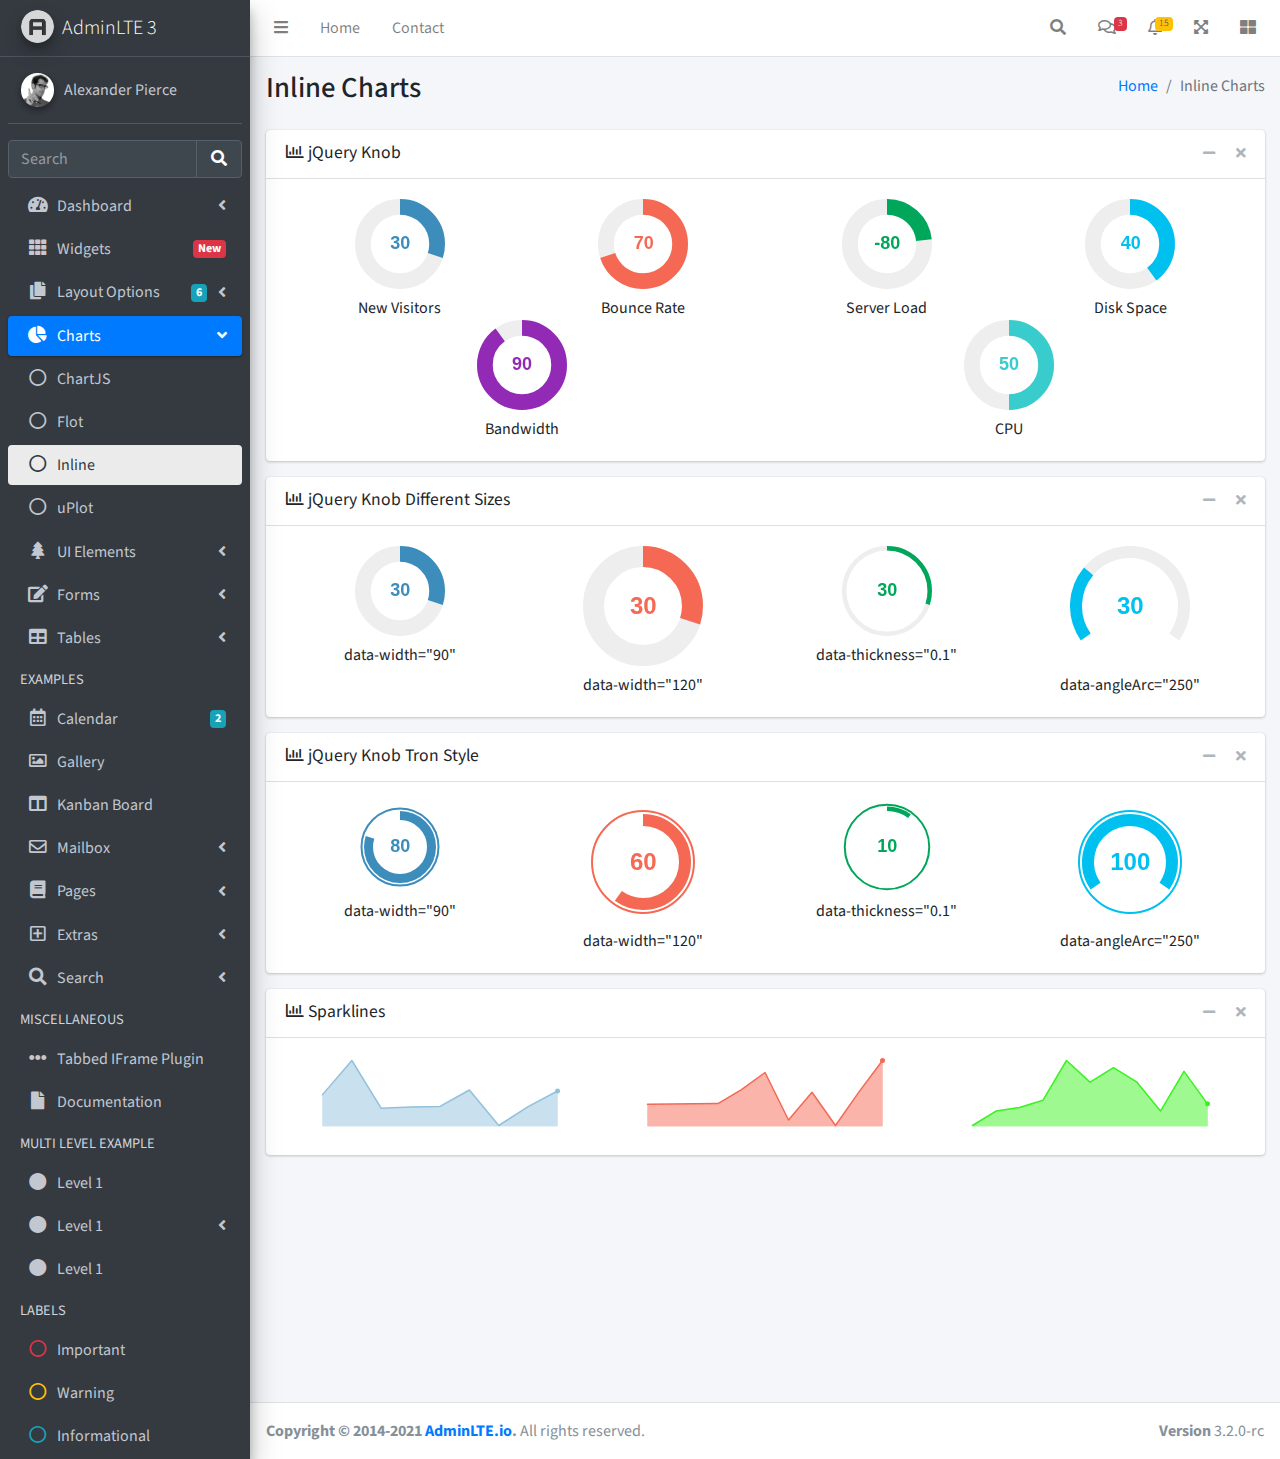
<file: pages/charts/inline.html>
<!DOCTYPE html>
<html lang="en">
<head>
  <meta charset="utf-8">
  <meta name="viewport" content="width=device-width, initial-scale=1">
  <title>AdminLTE 3 | Inline Charts</title>

  <!-- Google Font: Source Sans Pro -->
  <link rel="stylesheet" href="https://fonts.googleapis.com/css?family=Source+Sans+Pro:300,400,400i,700&display=fallback">
  <!-- Font Awesome -->
  <link rel="stylesheet" href="../../plugins/fontawesome-free/css/all.min.css">
  <!-- Theme style -->
  <link rel="stylesheet" href="../../dist/css/adminlte.min.css">
</head>
<body class="hold-transition sidebar-mini">
<div class="wrapper">
  <!-- Navbar -->
  <nav class="main-header navbar navbar-expand navbar-white navbar-light">
    <!-- Left navbar links -->
    <ul class="navbar-nav">
      <li class="nav-item">
        <a class="nav-link" data-widget="pushmenu" href="#" role="button"><i class="fas fa-bars"></i></a>
      </li>
      <li class="nav-item d-none d-sm-inline-block">
        <a href="../../index3.html" class="nav-link">Home</a>
      </li>
      <li class="nav-item d-none d-sm-inline-block">
        <a href="#" class="nav-link">Contact</a>
      </li>
    </ul>

    <!-- Right navbar links -->
    <ul class="navbar-nav ml-auto">
      <!-- Navbar Search -->
      <li class="nav-item">
        <a class="nav-link" data-widget="navbar-search" href="#" role="button">
          <i class="fas fa-search"></i>
        </a>
        <div class="navbar-search-block">
          <form class="form-inline">
            <div class="input-group input-group-sm">
              <input class="form-control form-control-navbar" type="search" placeholder="Search" aria-label="Search">
              <div class="input-group-append">
                <button class="btn btn-navbar" type="submit">
                  <i class="fas fa-search"></i>
                </button>
                <button class="btn btn-navbar" type="button" data-widget="navbar-search">
                  <i class="fas fa-times"></i>
                </button>
              </div>
            </div>
          </form>
        </div>
      </li>

      <!-- Messages Dropdown Menu -->
      <li class="nav-item dropdown">
        <a class="nav-link" data-toggle="dropdown" href="#">
          <i class="far fa-comments"></i>
          <span class="badge badge-danger navbar-badge">3</span>
        </a>
        <div class="dropdown-menu dropdown-menu-lg dropdown-menu-right">
          <a href="#" class="dropdown-item">
            <!-- Message Start -->
            <div class="media">
              <img src="../../dist/img/user1-128x128.jpg" alt="User Avatar" class="img-size-50 mr-3 img-circle">
              <div class="media-body">
                <h3 class="dropdown-item-title">
                  Brad Diesel
                  <span class="float-right text-sm text-danger"><i class="fas fa-star"></i></span>
                </h3>
                <p class="text-sm">Call me whenever you can...</p>
                <p class="text-sm text-muted"><i class="far fa-clock mr-1"></i> 4 Hours Ago</p>
              </div>
            </div>
            <!-- Message End -->
          </a>
          <div class="dropdown-divider"></div>
          <a href="#" class="dropdown-item">
            <!-- Message Start -->
            <div class="media">
              <img src="../../dist/img/user8-128x128.jpg" alt="User Avatar" class="img-size-50 img-circle mr-3">
              <div class="media-body">
                <h3 class="dropdown-item-title">
                  John Pierce
                  <span class="float-right text-sm text-muted"><i class="fas fa-star"></i></span>
                </h3>
                <p class="text-sm">I got your message bro</p>
                <p class="text-sm text-muted"><i class="far fa-clock mr-1"></i> 4 Hours Ago</p>
              </div>
            </div>
            <!-- Message End -->
          </a>
          <div class="dropdown-divider"></div>
          <a href="#" class="dropdown-item">
            <!-- Message Start -->
            <div class="media">
              <img src="../../dist/img/user3-128x128.jpg" alt="User Avatar" class="img-size-50 img-circle mr-3">
              <div class="media-body">
                <h3 class="dropdown-item-title">
                  Nora Silvester
                  <span class="float-right text-sm text-warning"><i class="fas fa-star"></i></span>
                </h3>
                <p class="text-sm">The subject goes here</p>
                <p class="text-sm text-muted"><i class="far fa-clock mr-1"></i> 4 Hours Ago</p>
              </div>
            </div>
            <!-- Message End -->
          </a>
          <div class="dropdown-divider"></div>
          <a href="#" class="dropdown-item dropdown-footer">See All Messages</a>
        </div>
      </li>
      <!-- Notifications Dropdown Menu -->
      <li class="nav-item dropdown">
        <a class="nav-link" data-toggle="dropdown" href="#">
          <i class="far fa-bell"></i>
          <span class="badge badge-warning navbar-badge">15</span>
        </a>
        <div class="dropdown-menu dropdown-menu-lg dropdown-menu-right">
          <span class="dropdown-item dropdown-header">15 Notifications</span>
          <div class="dropdown-divider"></div>
          <a href="#" class="dropdown-item">
            <i class="fas fa-envelope mr-2"></i> 4 new messages
            <span class="float-right text-muted text-sm">3 mins</span>
          </a>
          <div class="dropdown-divider"></div>
          <a href="#" class="dropdown-item">
            <i class="fas fa-users mr-2"></i> 8 friend requests
            <span class="float-right text-muted text-sm">12 hours</span>
          </a>
          <div class="dropdown-divider"></div>
          <a href="#" class="dropdown-item">
            <i class="fas fa-file mr-2"></i> 3 new reports
            <span class="float-right text-muted text-sm">2 days</span>
          </a>
          <div class="dropdown-divider"></div>
          <a href="#" class="dropdown-item dropdown-footer">See All Notifications</a>
        </div>
      </li>
      <li class="nav-item">
        <a class="nav-link" data-widget="fullscreen" href="#" role="button">
          <i class="fas fa-expand-arrows-alt"></i>
        </a>
      </li>
      <li class="nav-item">
        <a class="nav-link" data-widget="control-sidebar" data-slide="true" href="#" role="button">
          <i class="fas fa-th-large"></i>
        </a>
      </li>
    </ul>
  </nav>
  <!-- /.navbar -->

  <!-- Main Sidebar Container -->
  <aside class="main-sidebar sidebar-dark-primary elevation-4">
    <!-- Brand Logo -->
    <a href="../../index3.html" class="brand-link">
      <img src="../../dist/img/AdminLTELogo.png" alt="AdminLTE Logo" class="brand-image img-circle elevation-3" style="opacity: .8">
      <span class="brand-text font-weight-light">AdminLTE 3</span>
    </a>

    <!-- Sidebar -->
    <div class="sidebar">
      <!-- Sidebar user panel (optional) -->
      <div class="user-panel mt-3 pb-3 mb-3 d-flex">
        <div class="image">
          <img src="../../dist/img/user2-160x160.jpg" class="img-circle elevation-2" alt="User Image">
        </div>
        <div class="info">
          <a href="#" class="d-block">Alexander Pierce</a>
        </div>
      </div>

      <!-- SidebarSearch Form -->
      <div class="form-inline">
        <div class="input-group" data-widget="sidebar-search">
          <input class="form-control form-control-sidebar" type="search" placeholder="Search" aria-label="Search">
          <div class="input-group-append">
            <button class="btn btn-sidebar">
              <i class="fas fa-search fa-fw"></i>
            </button>
          </div>
        </div>
      </div>

      <!-- Sidebar Menu -->
      <nav class="mt-2">
        <ul class="nav nav-pills nav-sidebar flex-column" data-widget="treeview" role="menu" data-accordion="false">
          <!-- Add icons to the links using the .nav-icon class
               with font-awesome or any other icon font library -->
          <li class="nav-item">
            <a href="#" class="nav-link">
              <i class="nav-icon fas fa-tachometer-alt"></i>
              <p>
                Dashboard
                <i class="right fas fa-angle-left"></i>
              </p>
            </a>
            <ul class="nav nav-treeview">
              <li class="nav-item">
                <a href="../../index.html" class="nav-link">
                  <i class="far fa-circle nav-icon"></i>
                  <p>Dashboard v1</p>
                </a>
              </li>
              <li class="nav-item">
                <a href="../../index2.html" class="nav-link">
                  <i class="far fa-circle nav-icon"></i>
                  <p>Dashboard v2</p>
                </a>
              </li>
              <li class="nav-item">
                <a href="../../index3.html" class="nav-link">
                  <i class="far fa-circle nav-icon"></i>
                  <p>Dashboard v3</p>
                </a>
              </li>
            </ul>
          </li>
          <li class="nav-item">
            <a href="../widgets.html" class="nav-link">
              <i class="nav-icon fas fa-th"></i>
              <p>
                Widgets
                <span class="right badge badge-danger">New</span>
              </p>
            </a>
          </li>
          <li class="nav-item">
            <a href="#" class="nav-link">
              <i class="nav-icon fas fa-copy"></i>
              <p>
                Layout Options
                <i class="fas fa-angle-left right"></i>
                <span class="badge badge-info right">6</span>
              </p>
            </a>
            <ul class="nav nav-treeview">
              <li class="nav-item">
                <a href="../layout/top-nav.html" class="nav-link">
                  <i class="far fa-circle nav-icon"></i>
                  <p>Top Navigation</p>
                </a>
              </li>
              <li class="nav-item">
                <a href="../layout/top-nav-sidebar.html" class="nav-link">
                  <i class="far fa-circle nav-icon"></i>
                  <p>Top Navigation + Sidebar</p>
                </a>
              </li>
              <li class="nav-item">
                <a href="../layout/boxed.html" class="nav-link">
                  <i class="far fa-circle nav-icon"></i>
                  <p>Boxed</p>
                </a>
              </li>
              <li class="nav-item">
                <a href="../layout/fixed-sidebar.html" class="nav-link">
                  <i class="far fa-circle nav-icon"></i>
                  <p>Fixed Sidebar</p>
                </a>
              </li>
              <li class="nav-item">
                <a href="../layout/fixed-sidebar-custom.html" class="nav-link">
                  <i class="far fa-circle nav-icon"></i>
                  <p>Fixed Sidebar <small>+ Custom Area</small></p>
                </a>
              </li>
              <li class="nav-item">
                <a href="../layout/fixed-topnav.html" class="nav-link">
                  <i class="far fa-circle nav-icon"></i>
                  <p>Fixed Navbar</p>
                </a>
              </li>
              <li class="nav-item">
                <a href="../layout/fixed-footer.html" class="nav-link">
                  <i class="far fa-circle nav-icon"></i>
                  <p>Fixed Footer</p>
                </a>
              </li>
              <li class="nav-item">
                <a href="../layout/collapsed-sidebar.html" class="nav-link">
                  <i class="far fa-circle nav-icon"></i>
                  <p>Collapsed Sidebar</p>
                </a>
              </li>
            </ul>
          </li>
          <li class="nav-item menu-open">
            <a href="#" class="nav-link active">
              <i class="nav-icon fas fa-chart-pie"></i>
              <p>
                Charts
                <i class="right fas fa-angle-left"></i>
              </p>
            </a>
            <ul class="nav nav-treeview">
              <li class="nav-item">
                <a href="chartjs.html" class="nav-link">
                  <i class="far fa-circle nav-icon"></i>
                  <p>ChartJS</p>
                </a>
              </li>
              <li class="nav-item">
                <a href="flot.html" class="nav-link">
                  <i class="far fa-circle nav-icon"></i>
                  <p>Flot</p>
                </a>
              </li>
              <li class="nav-item">
                <a href="inline.html" class="nav-link active">
                  <i class="far fa-circle nav-icon"></i>
                  <p>Inline</p>
                </a>
              </li>
              <li class="nav-item">
                <a href="uplot.html" class="nav-link">
                  <i class="far fa-circle nav-icon"></i>
                  <p>uPlot</p>
                </a>
              </li>
            </ul>
          </li>
          <li class="nav-item">
            <a href="#" class="nav-link">
              <i class="nav-icon fas fa-tree"></i>
              <p>
                UI Elements
                <i class="fas fa-angle-left right"></i>
              </p>
            </a>
            <ul class="nav nav-treeview">
              <li class="nav-item">
                <a href="../UI/general.html" class="nav-link">
                  <i class="far fa-circle nav-icon"></i>
                  <p>General</p>
                </a>
              </li>
              <li class="nav-item">
                <a href="../UI/icons.html" class="nav-link">
                  <i class="far fa-circle nav-icon"></i>
                  <p>Icons</p>
                </a>
              </li>
              <li class="nav-item">
                <a href="../UI/buttons.html" class="nav-link">
                  <i class="far fa-circle nav-icon"></i>
                  <p>Buttons</p>
                </a>
              </li>
              <li class="nav-item">
                <a href="../UI/sliders.html" class="nav-link">
                  <i class="far fa-circle nav-icon"></i>
                  <p>Sliders</p>
                </a>
              </li>
              <li class="nav-item">
                <a href="../UI/modals.html" class="nav-link">
                  <i class="far fa-circle nav-icon"></i>
                  <p>Modals & Alerts</p>
                </a>
              </li>
              <li class="nav-item">
                <a href="../UI/navbar.html" class="nav-link">
                  <i class="far fa-circle nav-icon"></i>
                  <p>Navbar & Tabs</p>
                </a>
              </li>
              <li class="nav-item">
                <a href="../UI/timeline.html" class="nav-link">
                  <i class="far fa-circle nav-icon"></i>
                  <p>Timeline</p>
                </a>
              </li>
              <li class="nav-item">
                <a href="../UI/ribbons.html" class="nav-link">
                  <i class="far fa-circle nav-icon"></i>
                  <p>Ribbons</p>
                </a>
              </li>
            </ul>
          </li>
          <li class="nav-item">
            <a href="#" class="nav-link">
              <i class="nav-icon fas fa-edit"></i>
              <p>
                Forms
                <i class="fas fa-angle-left right"></i>
              </p>
            </a>
            <ul class="nav nav-treeview">
              <li class="nav-item">
                <a href="../forms/general.html" class="nav-link">
                  <i class="far fa-circle nav-icon"></i>
                  <p>General Elements</p>
                </a>
              </li>
              <li class="nav-item">
                <a href="../forms/advanced.html" class="nav-link">
                  <i class="far fa-circle nav-icon"></i>
                  <p>Advanced Elements</p>
                </a>
              </li>
              <li class="nav-item">
                <a href="../forms/editors.html" class="nav-link">
                  <i class="far fa-circle nav-icon"></i>
                  <p>Editors</p>
                </a>
              </li>
              <li class="nav-item">
                <a href="../forms/validation.html" class="nav-link">
                  <i class="far fa-circle nav-icon"></i>
                  <p>Validation</p>
                </a>
              </li>
            </ul>
          </li>
          <li class="nav-item">
            <a href="#" class="nav-link">
              <i class="nav-icon fas fa-table"></i>
              <p>
                Tables
                <i class="fas fa-angle-left right"></i>
              </p>
            </a>
            <ul class="nav nav-treeview">
              <li class="nav-item">
                <a href="../tables/simple.html" class="nav-link">
                  <i class="far fa-circle nav-icon"></i>
                  <p>Simple Tables</p>
                </a>
              </li>
              <li class="nav-item">
                <a href="../tables/data.html" class="nav-link">
                  <i class="far fa-circle nav-icon"></i>
                  <p>DataTables</p>
                </a>
              </li>
              <li class="nav-item">
                <a href="../tables/jsgrid.html" class="nav-link">
                  <i class="far fa-circle nav-icon"></i>
                  <p>jsGrid</p>
                </a>
              </li>
            </ul>
          </li>
          <li class="nav-header">EXAMPLES</li>
          <li class="nav-item">
            <a href="../calendar.html" class="nav-link">
              <i class="nav-icon far fa-calendar-alt"></i>
              <p>
                Calendar
                <span class="badge badge-info right">2</span>
              </p>
            </a>
          </li>
          <li class="nav-item">
            <a href="../gallery.html" class="nav-link">
              <i class="nav-icon far fa-image"></i>
              <p>
                Gallery
              </p>
            </a>
          </li>
          <li class="nav-item">
            <a href="../kanban.html" class="nav-link">
              <i class="nav-icon fas fa-columns"></i>
              <p>
                Kanban Board
              </p>
            </a>
          </li>
          <li class="nav-item">
            <a href="#" class="nav-link">
              <i class="nav-icon far fa-envelope"></i>
              <p>
                Mailbox
                <i class="fas fa-angle-left right"></i>
              </p>
            </a>
            <ul class="nav nav-treeview">
              <li class="nav-item">
                <a href="../mailbox/mailbox.html" class="nav-link">
                  <i class="far fa-circle nav-icon"></i>
                  <p>Inbox</p>
                </a>
              </li>
              <li class="nav-item">
                <a href="../mailbox/compose.html" class="nav-link">
                  <i class="far fa-circle nav-icon"></i>
                  <p>Compose</p>
                </a>
              </li>
              <li class="nav-item">
                <a href="../mailbox/read-mail.html" class="nav-link">
                  <i class="far fa-circle nav-icon"></i>
                  <p>Read</p>
                </a>
              </li>
            </ul>
          </li>
          <li class="nav-item">
            <a href="#" class="nav-link">
              <i class="nav-icon fas fa-book"></i>
              <p>
                Pages
                <i class="fas fa-angle-left right"></i>
              </p>
            </a>
            <ul class="nav nav-treeview">
              <li class="nav-item">
                <a href="../examples/invoice.html" class="nav-link">
                  <i class="far fa-circle nav-icon"></i>
                  <p>Invoice</p>
                </a>
              </li>
              <li class="nav-item">
                <a href="../examples/profile.html" class="nav-link">
                  <i class="far fa-circle nav-icon"></i>
                  <p>Profile</p>
                </a>
              </li>
              <li class="nav-item">
                <a href="../examples/e-commerce.html" class="nav-link">
                  <i class="far fa-circle nav-icon"></i>
                  <p>E-commerce</p>
                </a>
              </li>
              <li class="nav-item">
                <a href="../examples/projects.html" class="nav-link">
                  <i class="far fa-circle nav-icon"></i>
                  <p>Projects</p>
                </a>
              </li>
              <li class="nav-item">
                <a href="../examples/project-add.html" class="nav-link">
                  <i class="far fa-circle nav-icon"></i>
                  <p>Project Add</p>
                </a>
              </li>
              <li class="nav-item">
                <a href="../examples/project-edit.html" class="nav-link">
                  <i class="far fa-circle nav-icon"></i>
                  <p>Project Edit</p>
                </a>
              </li>
              <li class="nav-item">
                <a href="../examples/project-detail.html" class="nav-link">
                  <i class="far fa-circle nav-icon"></i>
                  <p>Project Detail</p>
                </a>
              </li>
              <li class="nav-item">
                <a href="../examples/contacts.html" class="nav-link">
                  <i class="far fa-circle nav-icon"></i>
                  <p>Contacts</p>
                </a>
              </li>
              <li class="nav-item">
                <a href="../examples/faq.html" class="nav-link">
                  <i class="far fa-circle nav-icon"></i>
                  <p>FAQ</p>
                </a>
              </li>
              <li class="nav-item">
                <a href="../examples/contact-us.html" class="nav-link">
                  <i class="far fa-circle nav-icon"></i>
                  <p>Contact us</p>
                </a>
              </li>
            </ul>
          </li>
          <li class="nav-item">
            <a href="#" class="nav-link">
              <i class="nav-icon far fa-plus-square"></i>
              <p>
                Extras
                <i class="fas fa-angle-left right"></i>
              </p>
            </a>
            <ul class="nav nav-treeview">
              <li class="nav-item">
                <a href="#" class="nav-link">
                  <i class="far fa-circle nav-icon"></i>
                  <p>
                    Login & Register v1
                    <i class="fas fa-angle-left right"></i>
                  </p>
                </a>
                <ul class="nav nav-treeview">
                  <li class="nav-item">
                    <a href="../examples/login.html" class="nav-link">
                      <i class="far fa-circle nav-icon"></i>
                      <p>Login v1</p>
                    </a>
                  </li>
                  <li class="nav-item">
                    <a href="../examples/register.html" class="nav-link">
                      <i class="far fa-circle nav-icon"></i>
                      <p>Register v1</p>
                    </a>
                  </li>
                  <li class="nav-item">
                    <a href="../examples/forgot-password.html" class="nav-link">
                      <i class="far fa-circle nav-icon"></i>
                      <p>Forgot Password v1</p>
                    </a>
                  </li>
                  <li class="nav-item">
                    <a href="../examples/recover-password.html" class="nav-link">
                      <i class="far fa-circle nav-icon"></i>
                      <p>Recover Password v1</p>
                    </a>
                  </li>
                </ul>
              </li>
              <li class="nav-item">
                <a href="#" class="nav-link">
                  <i class="far fa-circle nav-icon"></i>
                  <p>
                    Login & Register v2
                    <i class="fas fa-angle-left right"></i>
                  </p>
                </a>
                <ul class="nav nav-treeview">
                  <li class="nav-item">
                    <a href="../examples/login-v2.html" class="nav-link">
                      <i class="far fa-circle nav-icon"></i>
                      <p>Login v2</p>
                    </a>
                  </li>
                  <li class="nav-item">
                    <a href="../examples/register-v2.html" class="nav-link">
                      <i class="far fa-circle nav-icon"></i>
                      <p>Register v2</p>
                    </a>
                  </li>
                  <li class="nav-item">
                    <a href="../examples/forgot-password-v2.html" class="nav-link">
                      <i class="far fa-circle nav-icon"></i>
                      <p>Forgot Password v2</p>
                    </a>
                  </li>
                  <li class="nav-item">
                    <a href="../examples/recover-password-v2.html" class="nav-link">
                      <i class="far fa-circle nav-icon"></i>
                      <p>Recover Password v2</p>
                    </a>
                  </li>
                </ul>
              </li>
              <li class="nav-item">
                <a href="../examples/lockscreen.html" class="nav-link">
                  <i class="far fa-circle nav-icon"></i>
                  <p>Lockscreen</p>
                </a>
              </li>
              <li class="nav-item">
                <a href="../examples/legacy-user-menu.html" class="nav-link">
                  <i class="far fa-circle nav-icon"></i>
                  <p>Legacy User Menu</p>
                </a>
              </li>
              <li class="nav-item">
                <a href="../examples/language-menu.html" class="nav-link">
                  <i class="far fa-circle nav-icon"></i>
                  <p>Language Menu</p>
                </a>
              </li>
              <li class="nav-item">
                <a href="../examples/404.html" class="nav-link">
                  <i class="far fa-circle nav-icon"></i>
                  <p>Error 404</p>
                </a>
              </li>
              <li class="nav-item">
                <a href="../examples/500.html" class="nav-link">
                  <i class="far fa-circle nav-icon"></i>
                  <p>Error 500</p>
                </a>
              </li>
              <li class="nav-item">
                <a href="../examples/pace.html" class="nav-link">
                  <i class="far fa-circle nav-icon"></i>
                  <p>Pace</p>
                </a>
              </li>
              <li class="nav-item">
                <a href="../examples/blank.html" class="nav-link">
                  <i class="far fa-circle nav-icon"></i>
                  <p>Blank Page</p>
                </a>
              </li>
              <li class="nav-item">
                <a href="../../starter.html" class="nav-link">
                  <i class="far fa-circle nav-icon"></i>
                  <p>Starter Page</p>
                </a>
              </li>
            </ul>
          </li>
          <li class="nav-item">
            <a href="#" class="nav-link">
              <i class="nav-icon fas fa-search"></i>
              <p>
                Search
                <i class="fas fa-angle-left right"></i>
              </p>
            </a>
            <ul class="nav nav-treeview">
              <li class="nav-item">
                <a href="../search/simple.html" class="nav-link">
                  <i class="far fa-circle nav-icon"></i>
                  <p>Simple Search</p>
                </a>
              </li>
              <li class="nav-item">
                <a href="../search/enhanced.html" class="nav-link">
                  <i class="far fa-circle nav-icon"></i>
                  <p>Enhanced</p>
                </a>
              </li>
            </ul>
          </li>
          <li class="nav-header">MISCELLANEOUS</li>
          <li class="nav-item">
            <a href="../../iframe.html" class="nav-link">
              <i class="nav-icon fas fa-ellipsis-h"></i>
              <p>Tabbed IFrame Plugin</p>
            </a>
          </li>
          <li class="nav-item">
            <a href="https://adminlte.io/docs/3.1/" class="nav-link">
              <i class="nav-icon fas fa-file"></i>
              <p>Documentation</p>
            </a>
          </li>
          <li class="nav-header">MULTI LEVEL EXAMPLE</li>
          <li class="nav-item">
            <a href="#" class="nav-link">
              <i class="fas fa-circle nav-icon"></i>
              <p>Level 1</p>
            </a>
          </li>
          <li class="nav-item">
            <a href="#" class="nav-link">
              <i class="nav-icon fas fa-circle"></i>
              <p>
                Level 1
                <i class="right fas fa-angle-left"></i>
              </p>
            </a>
            <ul class="nav nav-treeview">
              <li class="nav-item">
                <a href="#" class="nav-link">
                  <i class="far fa-circle nav-icon"></i>
                  <p>Level 2</p>
                </a>
              </li>
              <li class="nav-item">
                <a href="#" class="nav-link">
                  <i class="far fa-circle nav-icon"></i>
                  <p>
                    Level 2
                    <i class="right fas fa-angle-left"></i>
                  </p>
                </a>
                <ul class="nav nav-treeview">
                  <li class="nav-item">
                    <a href="#" class="nav-link">
                      <i class="far fa-dot-circle nav-icon"></i>
                      <p>Level 3</p>
                    </a>
                  </li>
                  <li class="nav-item">
                    <a href="#" class="nav-link">
                      <i class="far fa-dot-circle nav-icon"></i>
                      <p>Level 3</p>
                    </a>
                  </li>
                  <li class="nav-item">
                    <a href="#" class="nav-link">
                      <i class="far fa-dot-circle nav-icon"></i>
                      <p>Level 3</p>
                    </a>
                  </li>
                </ul>
              </li>
              <li class="nav-item">
                <a href="#" class="nav-link">
                  <i class="far fa-circle nav-icon"></i>
                  <p>Level 2</p>
                </a>
              </li>
            </ul>
          </li>
          <li class="nav-item">
            <a href="#" class="nav-link">
              <i class="fas fa-circle nav-icon"></i>
              <p>Level 1</p>
            </a>
          </li>
          <li class="nav-header">LABELS</li>
          <li class="nav-item">
            <a href="#" class="nav-link">
              <i class="nav-icon far fa-circle text-danger"></i>
              <p class="text">Important</p>
            </a>
          </li>
          <li class="nav-item">
            <a href="#" class="nav-link">
              <i class="nav-icon far fa-circle text-warning"></i>
              <p>Warning</p>
            </a>
          </li>
          <li class="nav-item">
            <a href="#" class="nav-link">
              <i class="nav-icon far fa-circle text-info"></i>
              <p>Informational</p>
            </a>
          </li>
        </ul>
      </nav>
      <!-- /.sidebar-menu -->
    </div>
    <!-- /.sidebar -->
  </aside>

  <!-- Content Wrapper. Contains page content -->
  <div class="content-wrapper">
    <!-- Content Header (Page header) -->
    <section class="content-header">
      <div class="container-fluid">
        <div class="row mb-2">
          <div class="col-sm-6">
            <h1>Inline Charts</h1>
          </div>
          <div class="col-sm-6">
            <ol class="breadcrumb float-sm-right">
              <li class="breadcrumb-item"><a href="#">Home</a></li>
              <li class="breadcrumb-item active">Inline Charts</li>
            </ol>
          </div>
        </div>
      </div><!-- /.container-fluid -->
    </section>

    <!-- Main content -->
    <section class="content">
      <div class="container-fluid">
        <!-- row -->
        <div class="row">
          <div class="col-12">
            <!-- jQuery Knob -->
            <div class="card">
              <div class="card-header">
                <h3 class="card-title">
                  <i class="far fa-chart-bar"></i>
                  jQuery Knob
                </h3>

                <div class="card-tools">
                  <button type="button" class="btn btn-tool" data-card-widget="collapse">
                    <i class="fas fa-minus"></i>
                  </button>
                  <button type="button" class="btn btn-tool" data-card-widget="remove">
                    <i class="fas fa-times"></i>
                  </button>
                </div>
              </div>
              <!-- /.card-header -->
              <div class="card-body">
                <div class="row">
                  <div class="col-6 col-md-3 text-center">
                    <input type="text" class="knob" value="30" data-width="90" data-height="90" data-fgColor="#3c8dbc">

                    <div class="knob-label">New Visitors</div>
                  </div>
                  <!-- ./col -->
                  <div class="col-6 col-md-3 text-center">
                    <input type="text" class="knob" value="70" data-width="90" data-height="90" data-fgColor="#f56954">

                    <div class="knob-label">Bounce Rate</div>
                  </div>
                  <!-- ./col -->
                  <div class="col-6 col-md-3 text-center">
                    <input type="text" class="knob" value="-80" data-min="-150" data-max="150" data-width="90"
                           data-height="90" data-fgColor="#00a65a">

                    <div class="knob-label">Server Load</div>
                  </div>
                  <!-- ./col -->
                  <div class="col-6 col-md-3 text-center">
                    <input type="text" class="knob" value="40" data-width="90" data-height="90" data-fgColor="#00c0ef">

                    <div class="knob-label">Disk Space</div>
                  </div>
                  <!-- ./col -->
                </div>
                <!-- /.row -->

                <div class="row">
                  <div class="col-6 text-center">
                    <input type="text" class="knob" value="90" data-width="90" data-height="90" data-fgColor="#932ab6">

                    <div class="knob-label">Bandwidth</div>
                  </div>
                  <!-- ./col -->
                  <div class="col-6 text-center">
                    <input type="text" class="knob" value="50" data-width="90" data-height="90" data-fgColor="#39CCCC">

                    <div class="knob-label">CPU</div>
                  </div>
                  <!-- ./col -->
                </div>
                <!-- /.row -->
              </div>
              <!-- /.card-body -->
            </div>
            <!-- /.card -->
          </div>
          <!-- /.col -->
        </div>
        <!-- /.row -->

        <div class="row">
          <div class="col-12">
            <div class="card">
              <div class="card-header">
                <h3 class="card-title">
                  <i class="far fa-chart-bar"></i>
                  jQuery Knob Different Sizes
                </h3>

                <div class="card-tools">
                  <button type="button" class="btn btn-tool" data-card-widget="collapse">
                    <i class="fas fa-minus"></i>
                  </button>
                  <button type="button" class="btn btn-tool" data-card-widget="remove">
                    <i class="fas fa-times"></i>
                  </button>
                </div>
              </div>
              <!-- /.card-header -->
              <div class="card-body">
                <div class="row">
                  <div class="col-6 col-md-3 text-center">
                    <input type="text" class="knob" value="30" data-width="90" data-height="90" data-fgColor="#3c8dbc"
                           data-readonly="true">

                    <div class="knob-label">data-width="90"</div>
                  </div>
                  <!-- ./col -->
                  <div class="col-6 col-md-3 text-center">
                    <input type="text" class="knob" value="30" data-width="120" data-height="120"
                           data-fgColor="#f56954">

                    <div class="knob-label">data-width="120"</div>
                  </div>
                  <!-- ./col -->
                  <div class="col-6 col-md-3 text-center">
                    <input type="text" class="knob" value="30" data-thickness="0.1" data-width="90" data-height="90"
                           data-fgColor="#00a65a">

                    <div class="knob-label">data-thickness="0.1"</div>
                  </div>
                  <!-- ./col -->
                  <div class="col-6 col-md-3 text-center">
                    <input type="text" class="knob" data-thickness="0.2" data-angleArc="250" data-angleOffset="-125"
                           value="30" data-width="120" data-height="120" data-fgColor="#00c0ef">

                    <div class="knob-label">data-angleArc="250"</div>
                  </div>
                  <!-- ./col -->
                </div>
                <!-- /.row -->
              </div>
              <!-- /.card-body -->
            </div>
            <!-- /.card -->
          </div>
          <!-- /.col -->
        </div>
        <!-- /.row -->

        <div class="row">
          <div class="col-12">
            <div class="card">
              <div class="card-header">
                <h3 class="card-title">
                  <i class="far fa-chart-bar"></i>
                  jQuery Knob Tron Style
                </h3>

                <div class="card-tools">
                  <button type="button" class="btn btn-tool" data-card-widget="collapse">
                    <i class="fas fa-minus"></i>
                  </button>
                  <button type="button" class="btn btn-tool" data-card-widget="remove">
                    <i class="fas fa-times"></i>
                  </button>
                </div>
              </div>
              <!-- /.card-header -->
              <div class="card-body">
                <div class="row">
                  <div class="col-6 col-md-3 text-center">
                    <input type="text" class="knob" value="80" data-skin="tron" data-thickness="0.2" data-width="90"
                           data-height="90" data-fgColor="#3c8dbc" data-readonly="true">

                    <div class="knob-label">data-width="90"</div>
                  </div>
                  <!-- ./col -->
                  <div class="col-6 col-md-3 text-center">
                    <input type="text" class="knob" value="60" data-skin="tron" data-thickness="0.2" data-width="120"
                           data-height="120" data-fgColor="#f56954">

                    <div class="knob-label">data-width="120"</div>
                  </div>
                  <!-- ./col -->
                  <div class="col-6 col-md-3 text-center">
                    <input type="text" class="knob" value="10" data-skin="tron" data-thickness="0.1" data-width="90"
                           data-height="90" data-fgColor="#00a65a">

                    <div class="knob-label">data-thickness="0.1"</div>
                  </div>
                  <!-- ./col -->
                  <div class="col-6 col-md-3 text-center">
                    <input type="text" class="knob" value="100" data-skin="tron" data-thickness="0.2"
                           data-angleArc="250" data-angleOffset="-125" data-width="120" data-height="120"
                           data-fgColor="#00c0ef">

                    <div class="knob-label">data-angleArc="250"</div>
                  </div>
                  <!-- ./col -->
                </div>
                <!-- /.row -->
              </div>
              <!-- /.card-body -->
            </div>
            <!-- /.card -->
          </div>
          <!-- /.col -->
        </div>
        <!-- /.row -->

        <div class="row">
          <div class="col-12">
            <div class="card">
              <div class="card-header">
                <h3 class="card-title">
                  <i class="far fa-chart-bar"></i>
                  Sparklines
                </h3>

                <div class="card-tools">
                  <button type="button" class="btn btn-tool" data-card-widget="collapse">
                    <i class="fas fa-minus"></i>
                  </button>
                  <button type="button" class="btn btn-tool" data-card-widget="remove">
                    <i class="fas fa-times"></i>
                  </button>
                </div>
              </div>
              <!-- /.card-header -->
              <div class="card-body">
                <div class="row">
                  <div class="col-4 text-center">
                    <div id="sparkline-1"></div>
                  </div>
                  <!-- ./col -->
                  <div class="col-4 text-center">
                    <div id="sparkline-2"></div>
                  </div>
                  <!-- ./col -->
                  <div class="col-4 text-center">
                    <div id="sparkline-3"></div>
                  </div>
                  <!-- ./col -->
                </div>
                <!-- /.row -->
              </div>
              <!-- /.card-body -->
            </div>
            <!-- /.card -->
          </div>
          <!-- /.col -->
        </div>
        <!-- /.row -->

      </div><!-- /.container-fluid -->
    </section>
    <!-- /.content -->
  </div>
  <!-- /.content-wrapper -->
  <footer class="main-footer">
    <div class="float-right d-none d-sm-block">
      <b>Version</b> 3.2.0-rc
    </div>
    <strong>Copyright &copy; 2014-2021 <a href="https://adminlte.io">AdminLTE.io</a>.</strong> All rights reserved.
  </footer>

  <!-- Control Sidebar -->
  <aside class="control-sidebar control-sidebar-dark">
    <!-- Control sidebar content goes here -->
  </aside>
  <!-- /.control-sidebar -->
</div>
<!-- ./wrapper -->

<!-- jQuery -->
<script src="../../plugins/jquery/jquery.min.js"></script>
<!-- Bootstrap 4 -->
<script src="../../plugins/bootstrap/js/bootstrap.bundle.min.js"></script>
<!-- AdminLTE App -->
<script src="../../dist/js/adminlte.min.js"></script>
<!-- jQuery Knob -->
<script src="../../plugins/jquery-knob/jquery.knob.min.js"></script>
<!-- Sparkline -->
<script src="../../plugins/sparklines/sparkline.js"></script>
<!-- AdminLTE for demo purposes -->
<script src="../../dist/js/demo.js"></script>
<!-- Page specific script -->
<script>
  $(function () {
    /* jQueryKnob */

    $('.knob').knob({
      /*change : function (value) {
       //console.log("change : " + value);
       },
       release : function (value) {
       console.log("release : " + value);
       },
       cancel : function () {
       console.log("cancel : " + this.value);
       },*/
      draw: function () {

        // "tron" case
        if (this.$.data('skin') == 'tron') {

          var a   = this.angle(this.cv)  // Angle
            ,
              sa  = this.startAngle          // Previous start angle
            ,
              sat = this.startAngle         // Start angle
            ,
              ea                            // Previous end angle
            ,
              eat = sat + a                 // End angle
            ,
              r   = true

          this.g.lineWidth = this.lineWidth

          this.o.cursor
          && (sat = eat - 0.3)
          && (eat = eat + 0.3)

          if (this.o.displayPrevious) {
            ea = this.startAngle + this.angle(this.value)
            this.o.cursor
            && (sa = ea - 0.3)
            && (ea = ea + 0.3)
            this.g.beginPath()
            this.g.strokeStyle = this.previousColor
            this.g.arc(this.xy, this.xy, this.radius - this.lineWidth, sa, ea, false)
            this.g.stroke()
          }

          this.g.beginPath()
          this.g.strokeStyle = r ? this.o.fgColor : this.fgColor
          this.g.arc(this.xy, this.xy, this.radius - this.lineWidth, sat, eat, false)
          this.g.stroke()

          this.g.lineWidth = 2
          this.g.beginPath()
          this.g.strokeStyle = this.o.fgColor
          this.g.arc(this.xy, this.xy, this.radius - this.lineWidth + 1 + this.lineWidth * 2 / 3, 0, 2 * Math.PI, false)
          this.g.stroke()

          return false
        }
      }
    })
    /* END JQUERY KNOB */

    //INITIALIZE SPARKLINE CHARTS
    var sparkline1 = new Sparkline($('#sparkline-1')[0], { width: 240, height: 70, lineColor: '#92c1dc', endColor: '#92c1dc' })
    var sparkline2 = new Sparkline($('#sparkline-2')[0], { width: 240, height: 70, lineColor: '#f56954', endColor: '#f56954' })
    var sparkline3 = new Sparkline($('#sparkline-3')[0], { width: 240, height: 70, lineColor: '#3af221', endColor: '#3af221' })

    sparkline1.draw([1000, 1200, 920, 927, 931, 1027, 819, 930, 1021])
    sparkline2.draw([515, 519, 520, 522, 652, 810, 370, 627, 319, 630, 921])
    sparkline3.draw([15, 19, 20, 22, 33, 27, 31, 27, 19, 30, 21])

  })

</script>
</body>
</html>
</file>
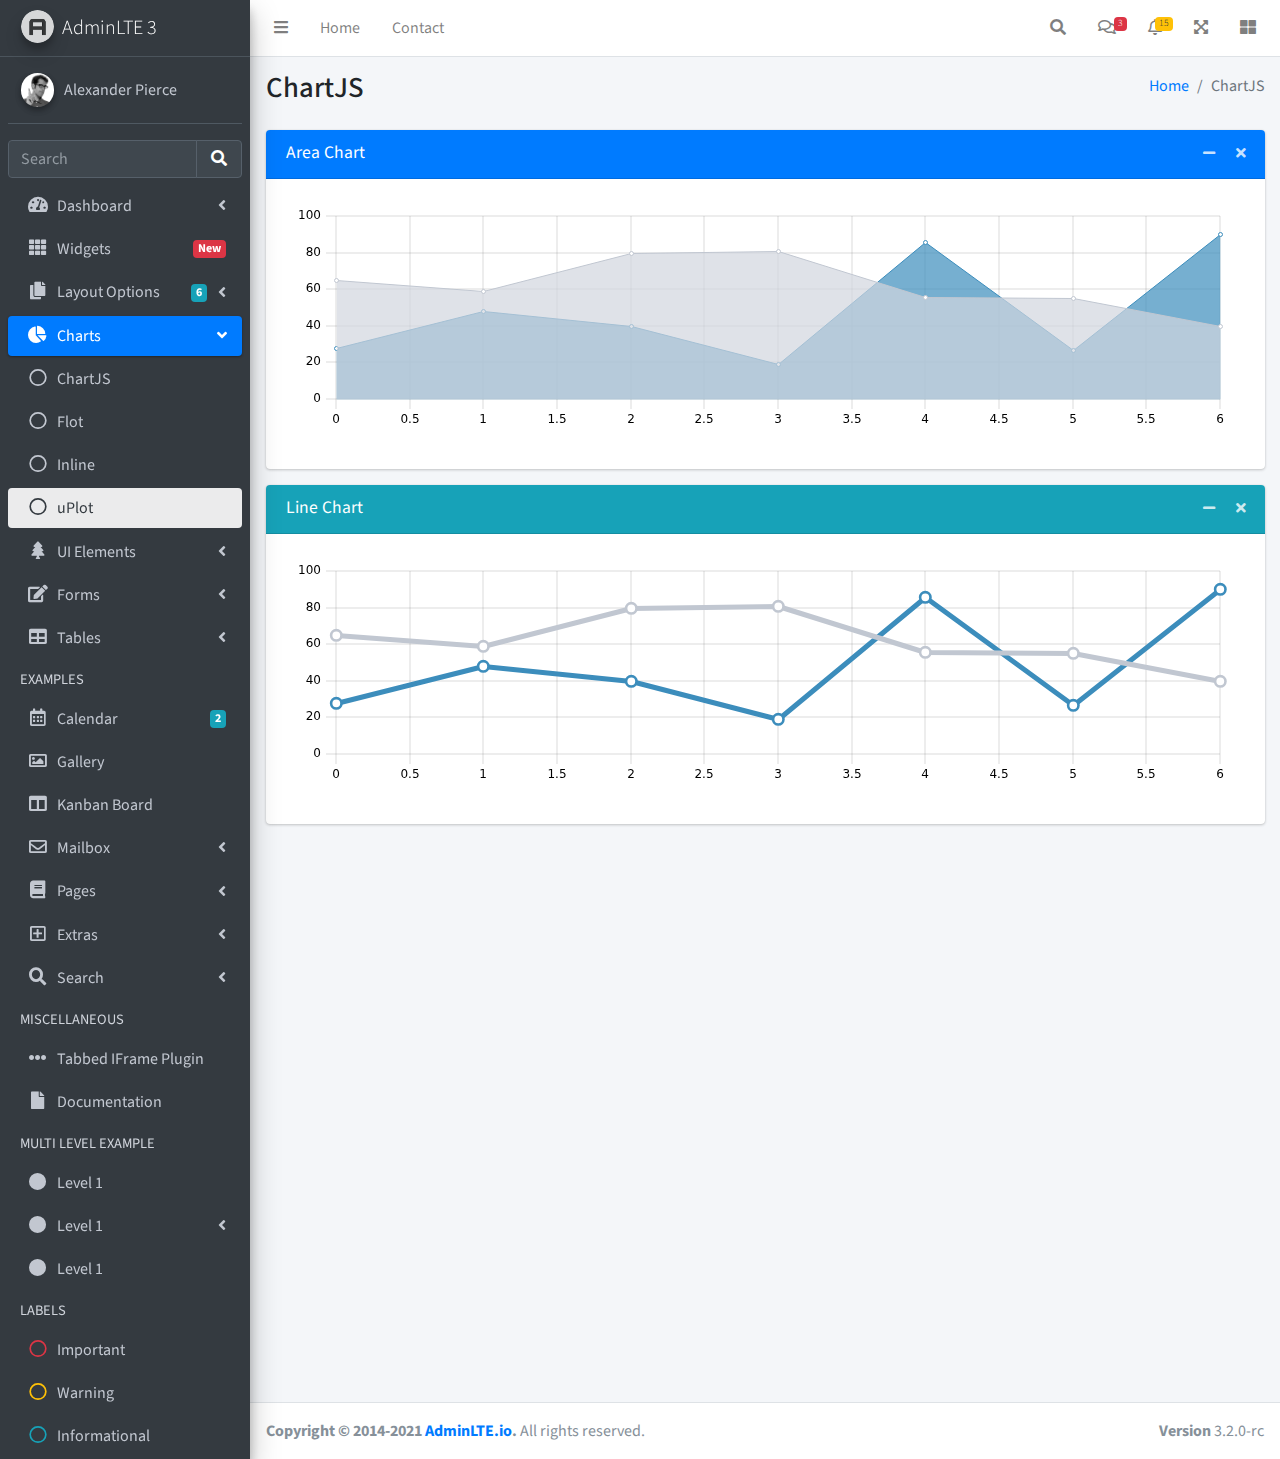
<file: pages/charts/uplot.html>
<!DOCTYPE html>
<html lang="en">
<head>
  <meta charset="utf-8">
  <meta name="viewport" content="width=device-width, initial-scale=1">
  <title>AdminLTE 3 | uPlot</title>

  <!-- Google Font: Source Sans Pro -->
  <link rel="stylesheet" href="https://fonts.googleapis.com/css?family=Source+Sans+Pro:300,400,400i,700&display=fallback">
  <!-- Font Awesome -->
  <link rel="stylesheet" href="../../plugins/fontawesome-free/css/all.min.css">
  <!-- uPlot -->
  <link rel="stylesheet" href="../../plugins/uplot/uPlot.min.css">
  <!-- Theme style -->
  <link rel="stylesheet" href="../../dist/css/adminlte.min.css">
</head>
<body class="hold-transition sidebar-mini">
<div class="wrapper">
  <!-- Navbar -->
  <nav class="main-header navbar navbar-expand navbar-white navbar-light">
    <!-- Left navbar links -->
    <ul class="navbar-nav">
      <li class="nav-item">
        <a class="nav-link" data-widget="pushmenu" href="#" role="button"><i class="fas fa-bars"></i></a>
      </li>
      <li class="nav-item d-none d-sm-inline-block">
        <a href="../../index3.html" class="nav-link">Home</a>
      </li>
      <li class="nav-item d-none d-sm-inline-block">
        <a href="#" class="nav-link">Contact</a>
      </li>
    </ul>

    <!-- Right navbar links -->
    <ul class="navbar-nav ml-auto">
      <!-- Navbar Search -->
      <li class="nav-item">
        <a class="nav-link" data-widget="navbar-search" href="#" role="button">
          <i class="fas fa-search"></i>
        </a>
        <div class="navbar-search-block">
          <form class="form-inline">
            <div class="input-group input-group-sm">
              <input class="form-control form-control-navbar" type="search" placeholder="Search" aria-label="Search">
              <div class="input-group-append">
                <button class="btn btn-navbar" type="submit">
                  <i class="fas fa-search"></i>
                </button>
                <button class="btn btn-navbar" type="button" data-widget="navbar-search">
                  <i class="fas fa-times"></i>
                </button>
              </div>
            </div>
          </form>
        </div>
      </li>

      <!-- Messages Dropdown Menu -->
      <li class="nav-item dropdown">
        <a class="nav-link" data-toggle="dropdown" href="#">
          <i class="far fa-comments"></i>
          <span class="badge badge-danger navbar-badge">3</span>
        </a>
        <div class="dropdown-menu dropdown-menu-lg dropdown-menu-right">
          <a href="#" class="dropdown-item">
            <!-- Message Start -->
            <div class="media">
              <img src="../../dist/img/user1-128x128.jpg" alt="User Avatar" class="img-size-50 mr-3 img-circle">
              <div class="media-body">
                <h3 class="dropdown-item-title">
                  Brad Diesel
                  <span class="float-right text-sm text-danger"><i class="fas fa-star"></i></span>
                </h3>
                <p class="text-sm">Call me whenever you can...</p>
                <p class="text-sm text-muted"><i class="far fa-clock mr-1"></i> 4 Hours Ago</p>
              </div>
            </div>
            <!-- Message End -->
          </a>
          <div class="dropdown-divider"></div>
          <a href="#" class="dropdown-item">
            <!-- Message Start -->
            <div class="media">
              <img src="../../dist/img/user8-128x128.jpg" alt="User Avatar" class="img-size-50 img-circle mr-3">
              <div class="media-body">
                <h3 class="dropdown-item-title">
                  John Pierce
                  <span class="float-right text-sm text-muted"><i class="fas fa-star"></i></span>
                </h3>
                <p class="text-sm">I got your message bro</p>
                <p class="text-sm text-muted"><i class="far fa-clock mr-1"></i> 4 Hours Ago</p>
              </div>
            </div>
            <!-- Message End -->
          </a>
          <div class="dropdown-divider"></div>
          <a href="#" class="dropdown-item">
            <!-- Message Start -->
            <div class="media">
              <img src="../../dist/img/user3-128x128.jpg" alt="User Avatar" class="img-size-50 img-circle mr-3">
              <div class="media-body">
                <h3 class="dropdown-item-title">
                  Nora Silvester
                  <span class="float-right text-sm text-warning"><i class="fas fa-star"></i></span>
                </h3>
                <p class="text-sm">The subject goes here</p>
                <p class="text-sm text-muted"><i class="far fa-clock mr-1"></i> 4 Hours Ago</p>
              </div>
            </div>
            <!-- Message End -->
          </a>
          <div class="dropdown-divider"></div>
          <a href="#" class="dropdown-item dropdown-footer">See All Messages</a>
        </div>
      </li>
      <!-- Notifications Dropdown Menu -->
      <li class="nav-item dropdown">
        <a class="nav-link" data-toggle="dropdown" href="#">
          <i class="far fa-bell"></i>
          <span class="badge badge-warning navbar-badge">15</span>
        </a>
        <div class="dropdown-menu dropdown-menu-lg dropdown-menu-right">
          <span class="dropdown-item dropdown-header">15 Notifications</span>
          <div class="dropdown-divider"></div>
          <a href="#" class="dropdown-item">
            <i class="fas fa-envelope mr-2"></i> 4 new messages
            <span class="float-right text-muted text-sm">3 mins</span>
          </a>
          <div class="dropdown-divider"></div>
          <a href="#" class="dropdown-item">
            <i class="fas fa-users mr-2"></i> 8 friend requests
            <span class="float-right text-muted text-sm">12 hours</span>
          </a>
          <div class="dropdown-divider"></div>
          <a href="#" class="dropdown-item">
            <i class="fas fa-file mr-2"></i> 3 new reports
            <span class="float-right text-muted text-sm">2 days</span>
          </a>
          <div class="dropdown-divider"></div>
          <a href="#" class="dropdown-item dropdown-footer">See All Notifications</a>
        </div>
      </li>
      <li class="nav-item">
        <a class="nav-link" data-widget="fullscreen" href="#" role="button">
          <i class="fas fa-expand-arrows-alt"></i>
        </a>
      </li>
      <li class="nav-item">
        <a class="nav-link" data-widget="control-sidebar" data-slide="true" href="#" role="button">
          <i class="fas fa-th-large"></i>
        </a>
      </li>
    </ul>
  </nav>
  <!-- /.navbar -->

  <!-- Main Sidebar Container -->
  <aside class="main-sidebar sidebar-dark-primary elevation-4">
    <!-- Brand Logo -->
    <a href="../../index3.html" class="brand-link">
      <img src="../../dist/img/AdminLTELogo.png"
           alt="AdminLTE Logo" class="brand-image img-circle elevation-3" style="opacity: .8">
      <span class="brand-text font-weight-light">AdminLTE 3</span>
    </a>

    <!-- Sidebar -->
    <div class="sidebar">
      <!-- Sidebar user panel (optional) -->
      <div class="user-panel mt-3 pb-3 mb-3 d-flex">
        <div class="image">
          <img src="../../dist/img/user2-160x160.jpg" class="img-circle elevation-2" alt="User Image">
        </div>
        <div class="info">
          <a href="#" class="d-block">Alexander Pierce</a>
        </div>
      </div>

      <!-- SidebarSearch Form -->
      <div class="form-inline">
        <div class="input-group" data-widget="sidebar-search">
          <input class="form-control form-control-sidebar" type="search" placeholder="Search" aria-label="Search">
          <div class="input-group-append">
            <button class="btn btn-sidebar">
              <i class="fas fa-search fa-fw"></i>
            </button>
          </div>
        </div>
      </div>

      <!-- Sidebar Menu -->
      <nav class="mt-2">
        <ul class="nav nav-pills nav-sidebar flex-column" data-widget="treeview" role="menu" data-accordion="false">
          <!-- Add icons to the links using the .nav-icon class
               with font-awesome or any other icon font library -->
          <li class="nav-item">
            <a href="#" class="nav-link">
              <i class="nav-icon fas fa-tachometer-alt"></i>
              <p>
                Dashboard
                <i class="right fas fa-angle-left"></i>
              </p>
            </a>
            <ul class="nav nav-treeview">
              <li class="nav-item">
                <a href="../../index.html" class="nav-link">
                  <i class="far fa-circle nav-icon"></i>
                  <p>Dashboard v1</p>
                </a>
              </li>
              <li class="nav-item">
                <a href="../../index2.html" class="nav-link">
                  <i class="far fa-circle nav-icon"></i>
                  <p>Dashboard v2</p>
                </a>
              </li>
              <li class="nav-item">
                <a href="../../index3.html" class="nav-link">
                  <i class="far fa-circle nav-icon"></i>
                  <p>Dashboard v3</p>
                </a>
              </li>
            </ul>
          </li>
          <li class="nav-item">
            <a href="../widgets.html" class="nav-link">
              <i class="nav-icon fas fa-th"></i>
              <p>
                Widgets
                <span class="right badge badge-danger">New</span>
              </p>
            </a>
          </li>
          <li class="nav-item">
            <a href="#" class="nav-link">
              <i class="nav-icon fas fa-copy"></i>
              <p>
                Layout Options
                <i class="fas fa-angle-left right"></i>
                <span class="badge badge-info right">6</span>
              </p>
            </a>
            <ul class="nav nav-treeview">
              <li class="nav-item">
                <a href="../layout/top-nav.html" class="nav-link">
                  <i class="far fa-circle nav-icon"></i>
                  <p>Top Navigation</p>
                </a>
              </li>
              <li class="nav-item">
                <a href="../layout/top-nav-sidebar.html" class="nav-link">
                  <i class="far fa-circle nav-icon"></i>
                  <p>Top Navigation + Sidebar</p>
                </a>
              </li>
              <li class="nav-item">
                <a href="../layout/boxed.html" class="nav-link">
                  <i class="far fa-circle nav-icon"></i>
                  <p>Boxed</p>
                </a>
              </li>
              <li class="nav-item">
                <a href="../layout/fixed-sidebar.html" class="nav-link">
                  <i class="far fa-circle nav-icon"></i>
                  <p>Fixed Sidebar</p>
                </a>
              </li>
              <li class="nav-item">
                <a href="../layout/fixed-sidebar-custom.html" class="nav-link">
                  <i class="far fa-circle nav-icon"></i>
                  <p>Fixed Sidebar <small>+ Custom Area</small></p>
                </a>
              </li>
              <li class="nav-item">
                <a href="../layout/fixed-topnav.html" class="nav-link">
                  <i class="far fa-circle nav-icon"></i>
                  <p>Fixed Navbar</p>
                </a>
              </li>
              <li class="nav-item">
                <a href="../layout/fixed-footer.html" class="nav-link">
                  <i class="far fa-circle nav-icon"></i>
                  <p>Fixed Footer</p>
                </a>
              </li>
              <li class="nav-item">
                <a href="../layout/collapsed-sidebar.html" class="nav-link">
                  <i class="far fa-circle nav-icon"></i>
                  <p>Collapsed Sidebar</p>
                </a>
              </li>
            </ul>
          </li>
          <li class="nav-item menu-open">
            <a href="#" class="nav-link active">
              <i class="nav-icon fas fa-chart-pie"></i>
              <p>
                Charts
                <i class="right fas fa-angle-left"></i>
              </p>
            </a>
            <ul class="nav nav-treeview">
              <li class="nav-item">
                <a href="chartjs.html" class="nav-link">
                  <i class="far fa-circle nav-icon"></i>
                  <p>ChartJS</p>
                </a>
              </li>
              <li class="nav-item">
                <a href="flot.html" class="nav-link">
                  <i class="far fa-circle nav-icon"></i>
                  <p>Flot</p>
                </a>
              </li>
              <li class="nav-item">
                <a href="inline.html" class="nav-link">
                  <i class="far fa-circle nav-icon"></i>
                  <p>Inline</p>
                </a>
              </li>
              <li class="nav-item">
                <a href="chartjs.html" class="nav-link active">
                  <i class="far fa-circle nav-icon"></i>
                  <p>uPlot</p>
                </a>
              </li>
            </ul>
          </li>
          <li class="nav-item">
            <a href="#" class="nav-link">
              <i class="nav-icon fas fa-tree"></i>
              <p>
                UI Elements
                <i class="fas fa-angle-left right"></i>
              </p>
            </a>
            <ul class="nav nav-treeview">
              <li class="nav-item">
                <a href="../UI/general.html" class="nav-link">
                  <i class="far fa-circle nav-icon"></i>
                  <p>General</p>
                </a>
              </li>
              <li class="nav-item">
                <a href="../UI/icons.html" class="nav-link">
                  <i class="far fa-circle nav-icon"></i>
                  <p>Icons</p>
                </a>
              </li>
              <li class="nav-item">
                <a href="../UI/buttons.html" class="nav-link">
                  <i class="far fa-circle nav-icon"></i>
                  <p>Buttons</p>
                </a>
              </li>
              <li class="nav-item">
                <a href="../UI/sliders.html" class="nav-link">
                  <i class="far fa-circle nav-icon"></i>
                  <p>Sliders</p>
                </a>
              </li>
              <li class="nav-item">
                <a href="../UI/modals.html" class="nav-link">
                  <i class="far fa-circle nav-icon"></i>
                  <p>Modals & Alerts</p>
                </a>
              </li>
              <li class="nav-item">
                <a href="../UI/navbar.html" class="nav-link">
                  <i class="far fa-circle nav-icon"></i>
                  <p>Navbar & Tabs</p>
                </a>
              </li>
              <li class="nav-item">
                <a href="../UI/timeline.html" class="nav-link">
                  <i class="far fa-circle nav-icon"></i>
                  <p>Timeline</p>
                </a>
              </li>
              <li class="nav-item">
                <a href="../UI/ribbons.html" class="nav-link">
                  <i class="far fa-circle nav-icon"></i>
                  <p>Ribbons</p>
                </a>
              </li>
            </ul>
          </li>
          <li class="nav-item">
            <a href="#" class="nav-link">
              <i class="nav-icon fas fa-edit"></i>
              <p>
                Forms
                <i class="fas fa-angle-left right"></i>
              </p>
            </a>
            <ul class="nav nav-treeview">
              <li class="nav-item">
                <a href="../forms/general.html" class="nav-link">
                  <i class="far fa-circle nav-icon"></i>
                  <p>General Elements</p>
                </a>
              </li>
              <li class="nav-item">
                <a href="../forms/advanced.html" class="nav-link">
                  <i class="far fa-circle nav-icon"></i>
                  <p>Advanced Elements</p>
                </a>
              </li>
              <li class="nav-item">
                <a href="../forms/editors.html" class="nav-link">
                  <i class="far fa-circle nav-icon"></i>
                  <p>Editors</p>
                </a>
              </li>
              <li class="nav-item">
                <a href="../forms/validation.html" class="nav-link">
                  <i class="far fa-circle nav-icon"></i>
                  <p>Validation</p>
                </a>
              </li>
            </ul>
          </li>
          <li class="nav-item">
            <a href="#" class="nav-link">
              <i class="nav-icon fas fa-table"></i>
              <p>
                Tables
                <i class="fas fa-angle-left right"></i>
              </p>
            </a>
            <ul class="nav nav-treeview">
              <li class="nav-item">
                <a href="../tables/simple.html" class="nav-link">
                  <i class="far fa-circle nav-icon"></i>
                  <p>Simple Tables</p>
                </a>
              </li>
              <li class="nav-item">
                <a href="../tables/data.html" class="nav-link">
                  <i class="far fa-circle nav-icon"></i>
                  <p>DataTables</p>
                </a>
              </li>
              <li class="nav-item">
                <a href="../tables/jsgrid.html" class="nav-link">
                  <i class="far fa-circle nav-icon"></i>
                  <p>jsGrid</p>
                </a>
              </li>
            </ul>
          </li>
          <li class="nav-header">EXAMPLES</li>
          <li class="nav-item">
            <a href="../calendar.html" class="nav-link">
              <i class="nav-icon far fa-calendar-alt"></i>
              <p>
                Calendar
                <span class="badge badge-info right">2</span>
              </p>
            </a>
          </li>
          <li class="nav-item">
            <a href="../gallery.html" class="nav-link">
              <i class="nav-icon far fa-image"></i>
              <p>
                Gallery
              </p>
            </a>
          </li>
          <li class="nav-item">
            <a href="../kanban.html" class="nav-link">
              <i class="nav-icon fas fa-columns"></i>
              <p>
                Kanban Board
              </p>
            </a>
          </li>
          <li class="nav-item">
            <a href="#" class="nav-link">
              <i class="nav-icon far fa-envelope"></i>
              <p>
                Mailbox
                <i class="fas fa-angle-left right"></i>
              </p>
            </a>
            <ul class="nav nav-treeview">
              <li class="nav-item">
                <a href="../mailbox/mailbox.html" class="nav-link">
                  <i class="far fa-circle nav-icon"></i>
                  <p>Inbox</p>
                </a>
              </li>
              <li class="nav-item">
                <a href="../mailbox/compose.html" class="nav-link">
                  <i class="far fa-circle nav-icon"></i>
                  <p>Compose</p>
                </a>
              </li>
              <li class="nav-item">
                <a href="../mailbox/read-mail.html" class="nav-link">
                  <i class="far fa-circle nav-icon"></i>
                  <p>Read</p>
                </a>
              </li>
            </ul>
          </li>
          <li class="nav-item">
            <a href="#" class="nav-link">
              <i class="nav-icon fas fa-book"></i>
              <p>
                Pages
                <i class="fas fa-angle-left right"></i>
              </p>
            </a>
            <ul class="nav nav-treeview">
              <li class="nav-item">
                <a href="../examples/invoice.html" class="nav-link">
                  <i class="far fa-circle nav-icon"></i>
                  <p>Invoice</p>
                </a>
              </li>
              <li class="nav-item">
                <a href="../examples/profile.html" class="nav-link">
                  <i class="far fa-circle nav-icon"></i>
                  <p>Profile</p>
                </a>
              </li>
              <li class="nav-item">
                <a href="../examples/e-commerce.html" class="nav-link">
                  <i class="far fa-circle nav-icon"></i>
                  <p>E-commerce</p>
                </a>
              </li>
              <li class="nav-item">
                <a href="../examples/projects.html" class="nav-link">
                  <i class="far fa-circle nav-icon"></i>
                  <p>Projects</p>
                </a>
              </li>
              <li class="nav-item">
                <a href="../examples/project-add.html" class="nav-link">
                  <i class="far fa-circle nav-icon"></i>
                  <p>Project Add</p>
                </a>
              </li>
              <li class="nav-item">
                <a href="../examples/project-edit.html" class="nav-link">
                  <i class="far fa-circle nav-icon"></i>
                  <p>Project Edit</p>
                </a>
              </li>
              <li class="nav-item">
                <a href="../examples/project-detail.html" class="nav-link">
                  <i class="far fa-circle nav-icon"></i>
                  <p>Project Detail</p>
                </a>
              </li>
              <li class="nav-item">
                <a href="../examples/contacts.html" class="nav-link">
                  <i class="far fa-circle nav-icon"></i>
                  <p>Contacts</p>
                </a>
              </li>
              <li class="nav-item">
                <a href="../examples/faq.html" class="nav-link">
                  <i class="far fa-circle nav-icon"></i>
                  <p>FAQ</p>
                </a>
              </li>
              <li class="nav-item">
                <a href="../examples/contact-us.html" class="nav-link">
                  <i class="far fa-circle nav-icon"></i>
                  <p>Contact us</p>
                </a>
              </li>
            </ul>
          </li>
          <li class="nav-item">
            <a href="#" class="nav-link">
              <i class="nav-icon far fa-plus-square"></i>
              <p>
                Extras
                <i class="fas fa-angle-left right"></i>
              </p>
            </a>
            <ul class="nav nav-treeview">
              <li class="nav-item">
                <a href="#" class="nav-link">
                  <i class="far fa-circle nav-icon"></i>
                  <p>
                    Login & Register v1
                    <i class="fas fa-angle-left right"></i>
                  </p>
                </a>
                <ul class="nav nav-treeview">
                  <li class="nav-item">
                    <a href="../examples/login.html" class="nav-link">
                      <i class="far fa-circle nav-icon"></i>
                      <p>Login v1</p>
                    </a>
                  </li>
                  <li class="nav-item">
                    <a href="../examples/register.html" class="nav-link">
                      <i class="far fa-circle nav-icon"></i>
                      <p>Register v1</p>
                    </a>
                  </li>
                  <li class="nav-item">
                    <a href="../examples/forgot-password.html" class="nav-link">
                      <i class="far fa-circle nav-icon"></i>
                      <p>Forgot Password v1</p>
                    </a>
                  </li>
                  <li class="nav-item">
                    <a href="../examples/recover-password.html" class="nav-link">
                      <i class="far fa-circle nav-icon"></i>
                      <p>Recover Password v1</p>
                    </a>
                  </li>
                </ul>
              </li>
              <li class="nav-item">
                <a href="#" class="nav-link">
                  <i class="far fa-circle nav-icon"></i>
                  <p>
                    Login & Register v2
                    <i class="fas fa-angle-left right"></i>
                  </p>
                </a>
                <ul class="nav nav-treeview">
                  <li class="nav-item">
                    <a href="../examples/login-v2.html" class="nav-link">
                      <i class="far fa-circle nav-icon"></i>
                      <p>Login v2</p>
                    </a>
                  </li>
                  <li class="nav-item">
                    <a href="../examples/register-v2.html" class="nav-link">
                      <i class="far fa-circle nav-icon"></i>
                      <p>Register v2</p>
                    </a>
                  </li>
                  <li class="nav-item">
                    <a href="../examples/forgot-password-v2.html" class="nav-link">
                      <i class="far fa-circle nav-icon"></i>
                      <p>Forgot Password v2</p>
                    </a>
                  </li>
                  <li class="nav-item">
                    <a href="../examples/recover-password-v2.html" class="nav-link">
                      <i class="far fa-circle nav-icon"></i>
                      <p>Recover Password v2</p>
                    </a>
                  </li>
                </ul>
              </li>
              <li class="nav-item">
                <a href="../examples/lockscreen.html" class="nav-link">
                  <i class="far fa-circle nav-icon"></i>
                  <p>Lockscreen</p>
                </a>
              </li>
              <li class="nav-item">
                <a href="../examples/legacy-user-menu.html" class="nav-link">
                  <i class="far fa-circle nav-icon"></i>
                  <p>Legacy User Menu</p>
                </a>
              </li>
              <li class="nav-item">
                <a href="../examples/language-menu.html" class="nav-link">
                  <i class="far fa-circle nav-icon"></i>
                  <p>Language Menu</p>
                </a>
              </li>
              <li class="nav-item">
                <a href="../examples/404.html" class="nav-link">
                  <i class="far fa-circle nav-icon"></i>
                  <p>Error 404</p>
                </a>
              </li>
              <li class="nav-item">
                <a href="../examples/500.html" class="nav-link">
                  <i class="far fa-circle nav-icon"></i>
                  <p>Error 500</p>
                </a>
              </li>
              <li class="nav-item">
                <a href="../examples/pace.html" class="nav-link">
                  <i class="far fa-circle nav-icon"></i>
                  <p>Pace</p>
                </a>
              </li>
              <li class="nav-item">
                <a href="../examples/blank.html" class="nav-link">
                  <i class="far fa-circle nav-icon"></i>
                  <p>Blank Page</p>
                </a>
              </li>
              <li class="nav-item">
                <a href="../../starter.html" class="nav-link">
                  <i class="far fa-circle nav-icon"></i>
                  <p>Starter Page</p>
                </a>
              </li>
            </ul>
          </li>
          <li class="nav-item">
            <a href="#" class="nav-link">
              <i class="nav-icon fas fa-search"></i>
              <p>
                Search
                <i class="fas fa-angle-left right"></i>
              </p>
            </a>
            <ul class="nav nav-treeview">
              <li class="nav-item">
                <a href="../search/simple.html" class="nav-link">
                  <i class="far fa-circle nav-icon"></i>
                  <p>Simple Search</p>
                </a>
              </li>
              <li class="nav-item">
                <a href="../search/enhanced.html" class="nav-link">
                  <i class="far fa-circle nav-icon"></i>
                  <p>Enhanced</p>
                </a>
              </li>
            </ul>
          </li>
          <li class="nav-header">MISCELLANEOUS</li>
          <li class="nav-item">
            <a href="../../iframe.html" class="nav-link">
              <i class="nav-icon fas fa-ellipsis-h"></i>
              <p>Tabbed IFrame Plugin</p>
            </a>
          </li>
          <li class="nav-item">
            <a href="https://adminlte.io/docs/3.1/" class="nav-link">
              <i class="nav-icon fas fa-file"></i>
              <p>Documentation</p>
            </a>
          </li>
          <li class="nav-header">MULTI LEVEL EXAMPLE</li>
          <li class="nav-item">
            <a href="#" class="nav-link">
              <i class="fas fa-circle nav-icon"></i>
              <p>Level 1</p>
            </a>
          </li>
          <li class="nav-item">
            <a href="#" class="nav-link">
              <i class="nav-icon fas fa-circle"></i>
              <p>
                Level 1
                <i class="right fas fa-angle-left"></i>
              </p>
            </a>
            <ul class="nav nav-treeview">
              <li class="nav-item">
                <a href="#" class="nav-link">
                  <i class="far fa-circle nav-icon"></i>
                  <p>Level 2</p>
                </a>
              </li>
              <li class="nav-item">
                <a href="#" class="nav-link">
                  <i class="far fa-circle nav-icon"></i>
                  <p>
                    Level 2
                    <i class="right fas fa-angle-left"></i>
                  </p>
                </a>
                <ul class="nav nav-treeview">
                  <li class="nav-item">
                    <a href="#" class="nav-link">
                      <i class="far fa-dot-circle nav-icon"></i>
                      <p>Level 3</p>
                    </a>
                  </li>
                  <li class="nav-item">
                    <a href="#" class="nav-link">
                      <i class="far fa-dot-circle nav-icon"></i>
                      <p>Level 3</p>
                    </a>
                  </li>
                  <li class="nav-item">
                    <a href="#" class="nav-link">
                      <i class="far fa-dot-circle nav-icon"></i>
                      <p>Level 3</p>
                    </a>
                  </li>
                </ul>
              </li>
              <li class="nav-item">
                <a href="#" class="nav-link">
                  <i class="far fa-circle nav-icon"></i>
                  <p>Level 2</p>
                </a>
              </li>
            </ul>
          </li>
          <li class="nav-item">
            <a href="#" class="nav-link">
              <i class="fas fa-circle nav-icon"></i>
              <p>Level 1</p>
            </a>
          </li>
          <li class="nav-header">LABELS</li>
          <li class="nav-item">
            <a href="#" class="nav-link">
              <i class="nav-icon far fa-circle text-danger"></i>
              <p class="text">Important</p>
            </a>
          </li>
          <li class="nav-item">
            <a href="#" class="nav-link">
              <i class="nav-icon far fa-circle text-warning"></i>
              <p>Warning</p>
            </a>
          </li>
          <li class="nav-item">
            <a href="#" class="nav-link">
              <i class="nav-icon far fa-circle text-info"></i>
              <p>Informational</p>
            </a>
          </li>
        </ul>
      </nav>
      <!-- /.sidebar-menu -->
    </div>
    <!-- /.sidebar -->
  </aside>

  <!-- Content Wrapper. Contains page content -->
  <div class="content-wrapper">
    <!-- Content Header (Page header) -->
    <section class="content-header">
      <div class="container-fluid">
        <div class="row mb-2">
          <div class="col-sm-6">
            <h1>ChartJS</h1>
          </div>
          <div class="col-sm-6">
            <ol class="breadcrumb float-sm-right">
              <li class="breadcrumb-item"><a href="#">Home</a></li>
              <li class="breadcrumb-item active">ChartJS</li>
            </ol>
          </div>
        </div>
      </div><!-- /.container-fluid -->
    </section>

    <!-- Main content -->
    <section class="content">
      <div class="container-fluid">
        <!-- AREA CHART -->
        <div class="card card-primary">
          <div class="card-header">
            <h3 class="card-title">Area Chart</h3>

            <div class="card-tools">
              <button type="button" class="btn btn-tool" data-card-widget="collapse">
                <i class="fas fa-minus"></i>
              </button>
              <button type="button" class="btn btn-tool" data-card-widget="remove">
                <i class="fas fa-times"></i>
              </button>
            </div>
          </div>
          <div class="card-body">
            <div class="chart">
              <div id="areaChart" style="min-height: 250px; height: 250px; max-height: 250px; max-width: 100%;"></div>
            </div>
          </div>
          <!-- /.card-body -->
        </div>
        <!-- /.card -->

        <!-- LINE CHART -->
        <div class="card card-info">
          <div class="card-header">
            <h3 class="card-title">Line Chart</h3>

            <div class="card-tools">
              <button type="button" class="btn btn-tool" data-card-widget="collapse">
                <i class="fas fa-minus"></i>
              </button>
              <button type="button" class="btn btn-tool" data-card-widget="remove">
                <i class="fas fa-times"></i>
              </button>
            </div>
          </div>
          <div class="card-body">
            <div class="chart">
              <div id="lineChart" style="min-height: 250px; height: 250px; max-height: 250px; max-width: 100%;"></div>
            </div>
          </div>
          <!-- /.card-body -->
        </div>
        <!-- /.card -->
      </div><!-- /.container-fluid -->
    </section>
    <!-- /.content -->
  </div>
  <!-- /.content-wrapper -->
  <footer class="main-footer">
    <div class="float-right d-none d-sm-block">
      <b>Version</b> 3.2.0-rc
    </div>
    <strong>Copyright &copy; 2014-2021 <a href="https://adminlte.io">AdminLTE.io</a>.</strong> All rights reserved.
  </footer>

  <!-- Control Sidebar -->
  <aside class="control-sidebar control-sidebar-dark">
    <!-- Add Content Here -->
  </aside>
  <!-- /.control-sidebar -->
</div>
<!-- ./wrapper -->

<!-- jQuery -->
<script src="../../plugins/jquery/jquery.min.js"></script>
<!-- Bootstrap 4 -->
<script src="../../plugins/bootstrap/js/bootstrap.bundle.min.js"></script>
<!-- uPlot -->
<script src="../../plugins/uplot/uPlot.iife.min.js"></script>
<!-- AdminLTE App -->
<script src="../../dist/js/adminlte.min.js"></script>
<!-- AdminLTE for demo purposes -->
<script src="../../dist/js/demo.js"></script>
<!-- Page specific script -->
<script>
  $(function () {
    /* uPlot
     * -------
     * Here we will create a few charts using uPlot
     */

    function getSize(elementId) {
      return {
        width: document.getElementById(elementId).offsetWidth,
        height: document.getElementById(elementId).offsetHeight,
      }
    }

    let data = [
      [0, 1, 2, 3, 4, 5, 6],
      [28, 48, 40, 19, 86, 27, 90],
      [65, 59, 80, 81, 56, 55, 40]
    ];

    //--------------
    //- AREA CHART -
    //--------------

    const optsAreaChart = {
      ... getSize('areaChart'),
      scales: {
        x: {
          time: false,
        },
        y: {
          range: [0, 100],
        },
      },
      series: [
        {},
        {
          fill: 'rgba(60,141,188,0.7)',
          stroke: 'rgba(60,141,188,1)',
        },
        {
          stroke: '#c1c7d1',
          fill: 'rgba(210, 214, 222, .7)',
        },
      ],
    };

    let areaChart = new uPlot(optsAreaChart, data, document.getElementById('areaChart'));

    const optsLineChart = {
      ... getSize('lineChart'),
      scales: {
        x: {
          time: false,
        },
        y: {
          range: [0, 100],
        },
      },
      series: [
        {},
        {
          fill: 'transparent',
          width: 5,
          stroke: 'rgba(60,141,188,1)',
        },
        {
          stroke: '#c1c7d1',
          width: 5,
          fill: 'transparent',
        },
      ],
    };

    let lineChart = new uPlot(optsLineChart, data, document.getElementById('lineChart'));

    window.addEventListener("resize", e => {
      areaChart.setSize(getSize('areaChart'));
      lineChart.setSize(getSize('lineChart'));
    });
  })
</script>
</body>
</html>
</file>
<file: css.css>
.menuacc{
    position: fixed;
    list-style: none;
    border: 1px solid #ccc;
    visibility: hidden;
    background-color:snow;
    padding: 0 ;
    border-radius: 3%;
    transition: 0,05s;
    width: 145px;
}
/* div.info{
    width: 90px;
    padding: 0;
} */
.submenuacc a.btn_change_matkhau{
    color: rgba(0, 0, 0, 0.815);
    font-weight: 500;
    font-size: 15px;
    font-family:'Segoe UI', Tahoma, Geneva, Verdana, sans-serif;
}
.submenuacc a.btn_change_matkhau i{
    float: right;
    padding: 5px 0 0 0;
}
.submenuacc a.btn_log_out{
    color: rgba(0, 0, 0, 0.774);
    font-weight: 500;
    font-size: 15px;
    font-family:'Segoe UI', Tahoma, Geneva, Verdana, sans-serif;
}
.submenuacc a.btn_log_out i{
    float: right;
    padding: 5px 0 0 0;
}
.addusername div.submenuacc{
    width: fit-content;
    height: fit-content;
}
 .submenuacc:hover .menuacc{
    visibility: visible;
    top: 30;

}
.menuacc:hover a.btn_change_matkhau{
    color: black;
}
.menuacc:hover a.btn_log_out{
    color: black; 
}
.menuacc li:hover{
    background-color: rgb(233, 241, 243);
    border-bottom: 1px solid rgba(15, 1, 1, 0.1);
}
.menuacc li{
    padding: 0 12px;
    position: relative;
}
.submenuacc{
    padding: 50 0px;
    width: 100%;
    height: 65px;
    top: 50;
    left: 50;
    z-index: 1;
}
button.btn_thongke{
    margin-top: 32px;
}
.card-header {
    background-color: #F1D8E5;
}
.card-header input .form-control{
    border-radius: 20%;
}
.main-sidebar{
    background: linear-gradient(180deg, #c72243 0%, #445cd6 100%);
    border-top: 1px solid rgba(255, 255, 255, 0.10);
}
.main-sidebar a.nav-link{
    color: #fff;
    font-weight: 400px;
    cursor: pointer;
}
.main-sidebar .addusername{
    color: #fff;
    font: weight 350px;;
    cursor: pointer;
}
.main-sidebar .brand-link{
    color: #fff;
    font: weight 350px;;
    cursor: pointer;
}
.main-sidebar .nav-link {
    border-bottom: 1px solid rgba(255, 255, 255, 0.10);
}
.main-sidebar .brand-link {
    border-bottom: 1px solid rgba(255, 255, 255, 0.10);
}
.main-sidebar .user-panel{
    border-bottom: 1px solid rgba(255, 255, 255, 0.10);
}
</file>
<file: plugins/fullcalendar/main.css>
/* classes attached to <body> */
/* TODO: make fc-event selector work when calender in shadow DOM */
.fc-not-allowed,
.fc-not-allowed .fc-event { /* override events' custom cursors */
  cursor: not-allowed;
}

/* TODO: not attached to body. attached to specific els. move */
.fc-unselectable {
  -webkit-user-select: none;
     -moz-user-select: none;
      -ms-user-select: none;
          user-select: none;
  -webkit-touch-callout: none;
  -webkit-tap-highlight-color: rgba(0, 0, 0, 0);
}
.fc {
  /* layout of immediate children */
  display: flex;
  flex-direction: column;

  font-size: 1em
}
.fc,
  .fc *,
  .fc *:before,
  .fc *:after {
    box-sizing: border-box;
  }
.fc table {
    border-collapse: collapse;
    border-spacing: 0;
    font-size: 1em; /* normalize cross-browser */
  }
.fc th {
    text-align: center;
  }
.fc th,
  .fc td {
    vertical-align: top;
    padding: 0;
  }
.fc a[data-navlink] {
    cursor: pointer;
  }
.fc a[data-navlink]:hover {
    text-decoration: underline;
  }
.fc-direction-ltr {
  direction: ltr;
  text-align: left;
}
.fc-direction-rtl {
  direction: rtl;
  text-align: right;
}
.fc-theme-standard td,
  .fc-theme-standard th {
    border: 1px solid #ddd;
    border: 1px solid var(--fc-border-color, #ddd);
  }
/* for FF, which doesn't expand a 100% div within a table cell. use absolute positioning */
/* inner-wrappers are responsible for being absolute */
/* TODO: best place for this? */
.fc-liquid-hack td,
  .fc-liquid-hack th {
    position: relative;
  }

@font-face {
  font-family: 'fcicons';
  src: url("[data-uri]") format('truetype');
  font-weight: normal;
  font-style: normal;
}

.fc-icon {
  /* added for fc */
  display: inline-block;
  width: 1em;
  height: 1em;
  text-align: center;
  -webkit-user-select: none;
     -moz-user-select: none;
      -ms-user-select: none;
          user-select: none;

  /* use !important to prevent issues with browser extensions that change fonts */
  font-family: 'fcicons' !important;
  speak: none;
  font-style: normal;
  font-weight: normal;
  font-variant: normal;
  text-transform: none;
  line-height: 1;

  /* Better Font Rendering =========== */
  -webkit-font-smoothing: antialiased;
  -moz-osx-font-smoothing: grayscale;
}

.fc-icon-chevron-left:before {
  content: "\e900";
}

.fc-icon-chevron-right:before {
  content: "\e901";
}

.fc-icon-chevrons-left:before {
  content: "\e902";
}

.fc-icon-chevrons-right:before {
  content: "\e903";
}

.fc-icon-minus-square:before {
  content: "\e904";
}

.fc-icon-plus-square:before {
  content: "\e905";
}

.fc-icon-x:before {
  content: "\e906";
}
/*
Lots taken from Flatly (MIT): https://bootswatch.com/4/flatly/bootstrap.css

These styles only apply when the standard-theme is activated.
When it's NOT activated, the fc-button classes won't even be in the DOM.
*/
.fc {

  /* reset */

}
.fc .fc-button {
    border-radius: 0;
    overflow: visible;
    text-transform: none;
    margin: 0;
    font-family: inherit;
    font-size: inherit;
    line-height: inherit;
  }
.fc .fc-button:focus {
    outline: 1px dotted;
    outline: 5px auto -webkit-focus-ring-color;
  }
.fc .fc-button {
    -webkit-appearance: button;
  }
.fc .fc-button:not(:disabled) {
    cursor: pointer;
  }
.fc .fc-button::-moz-focus-inner {
    padding: 0;
    border-style: none;
  }
.fc {

  /* theme */

}
.fc .fc-button {
    display: inline-block;
    font-weight: 400;
    text-align: center;
    vertical-align: middle;
    -webkit-user-select: none;
       -moz-user-select: none;
        -ms-user-select: none;
            user-select: none;
    background-color: transparent;
    border: 1px solid transparent;
    padding: 0.4em 0.65em;
    font-size: 1em;
    line-height: 1.5;
    border-radius: 0.25em;
  }
.fc .fc-button:hover {
    text-decoration: none;
  }
.fc .fc-button:focus {
    outline: 0;
    box-shadow: 0 0 0 0.2rem rgba(44, 62, 80, 0.25);
  }
.fc .fc-button:disabled {
    opacity: 0.65;
  }
.fc {

  /* "primary" coloring */

}
.fc .fc-button-primary {
    color: #fff;
    color: var(--fc-button-text-color, #fff);
    background-color: #2C3E50;
    background-color: var(--fc-button-bg-color, #2C3E50);
    border-color: #2C3E50;
    border-color: var(--fc-button-border-color, #2C3E50);
  }
.fc .fc-button-primary:hover {
    color: #fff;
    color: var(--fc-button-text-color, #fff);
    background-color: #1e2b37;
    background-color: var(--fc-button-hover-bg-color, #1e2b37);
    border-color: #1a252f;
    border-color: var(--fc-button-hover-border-color, #1a252f);
  }
.fc .fc-button-primary:disabled { /* not DRY */
    color: #fff;
    color: var(--fc-button-text-color, #fff);
    background-color: #2C3E50;
    background-color: var(--fc-button-bg-color, #2C3E50);
    border-color: #2C3E50;
    border-color: var(--fc-button-border-color, #2C3E50); /* overrides :hover */
  }
.fc .fc-button-primary:focus {
    box-shadow: 0 0 0 0.2rem rgba(76, 91, 106, 0.5);
  }
.fc .fc-button-primary:not(:disabled):active,
  .fc .fc-button-primary:not(:disabled).fc-button-active {
    color: #fff;
    color: var(--fc-button-text-color, #fff);
    background-color: #1a252f;
    background-color: var(--fc-button-active-bg-color, #1a252f);
    border-color: #151e27;
    border-color: var(--fc-button-active-border-color, #151e27);
  }
.fc .fc-button-primary:not(:disabled):active:focus,
  .fc .fc-button-primary:not(:disabled).fc-button-active:focus {
    box-shadow: 0 0 0 0.2rem rgba(76, 91, 106, 0.5);
  }
.fc {

  /* icons within buttons */

}
.fc .fc-button .fc-icon {
    vertical-align: middle;
    font-size: 1.5em; /* bump up the size (but don't make it bigger than line-height of button, which is 1.5em also) */
  }
.fc .fc-button-group {
    position: relative;
    display: inline-flex;
    vertical-align: middle;
  }
.fc .fc-button-group > .fc-button {
    position: relative;
    flex: 1 1 auto;
  }
.fc .fc-button-group > .fc-button:hover {
    z-index: 1;
  }
.fc .fc-button-group > .fc-button:focus,
  .fc .fc-button-group > .fc-button:active,
  .fc .fc-button-group > .fc-button.fc-button-active {
    z-index: 1;
  }
.fc-direction-ltr .fc-button-group > .fc-button:not(:first-child) {
    margin-left: -1px;
    border-top-left-radius: 0;
    border-bottom-left-radius: 0;
  }
.fc-direction-ltr .fc-button-group > .fc-button:not(:last-child) {
    border-top-right-radius: 0;
    border-bottom-right-radius: 0;
  }
.fc-direction-rtl .fc-button-group > .fc-button:not(:first-child) {
    margin-right: -1px;
    border-top-right-radius: 0;
    border-bottom-right-radius: 0;
  }
.fc-direction-rtl .fc-button-group > .fc-button:not(:last-child) {
    border-top-left-radius: 0;
    border-bottom-left-radius: 0;
  }
.fc .fc-toolbar {
    display: flex;
    justify-content: space-between;
    align-items: center;
  }
.fc .fc-toolbar.fc-header-toolbar {
    margin-bottom: 1.5em;
  }
.fc .fc-toolbar.fc-footer-toolbar {
    margin-top: 1.5em;
  }
.fc .fc-toolbar-title {
    font-size: 1.75em;
    margin: 0;
  }
.fc-direction-ltr .fc-toolbar > * > :not(:first-child) {
    margin-left: .75em; /* space between */
  }
.fc-direction-rtl .fc-toolbar > * > :not(:first-child) {
    margin-right: .75em; /* space between */
  }
.fc-direction-rtl .fc-toolbar-ltr { /* when the toolbar-chunk positioning system is explicitly left-to-right */
    flex-direction: row-reverse;
  }
.fc .fc-scroller {
    -webkit-overflow-scrolling: touch;
    position: relative; /* for abs-positioned elements within */
  }
.fc .fc-scroller-liquid {
    height: 100%;
  }
.fc .fc-scroller-liquid-absolute {
    position: absolute;
    top: 0;
    right: 0;
    left: 0;
    bottom: 0;
  }
.fc .fc-scroller-harness {
    position: relative;
    overflow: hidden;
    direction: ltr;
      /* hack for chrome computing the scroller's right/left wrong for rtl. undone below... */
      /* TODO: demonstrate in codepen */
  }
.fc .fc-scroller-harness-liquid {
    height: 100%;
  }
.fc-direction-rtl .fc-scroller-harness > .fc-scroller { /* undo above hack */
    direction: rtl;
  }
.fc-theme-standard .fc-scrollgrid {
    border: 1px solid #ddd;
    border: 1px solid var(--fc-border-color, #ddd); /* bootstrap does this. match */
  }
.fc .fc-scrollgrid,
    .fc .fc-scrollgrid table { /* all tables (self included) */
      width: 100%; /* because tables don't normally do this */
      table-layout: fixed;
    }
.fc .fc-scrollgrid table { /* inner tables */
      border-top-style: hidden;
      border-left-style: hidden;
      border-right-style: hidden;
    }
.fc .fc-scrollgrid {

    border-collapse: separate;
    border-right-width: 0;
    border-bottom-width: 0;

  }
.fc .fc-scrollgrid-liquid {
    height: 100%;
  }
.fc .fc-scrollgrid-section { /* a <tr> */
    height: 1px /* better than 0, for firefox */

  }
.fc .fc-scrollgrid-section > td {
      height: 1px; /* needs a height so inner div within grow. better than 0, for firefox */
    }
.fc .fc-scrollgrid-section table {
      height: 1px;
        /* for most browsers, if a height isn't set on the table, can't do liquid-height within cells */
        /* serves as a min-height. harmless */
    }
.fc .fc-scrollgrid-section-liquid > td {
      height: 100%; /* better than `auto`, for firefox */
    }
.fc .fc-scrollgrid-section > * {
    border-top-width: 0;
    border-left-width: 0;
  }
.fc .fc-scrollgrid-section-header > *,
  .fc .fc-scrollgrid-section-footer > * {
    border-bottom-width: 0;
  }
.fc .fc-scrollgrid-section-body table,
  .fc .fc-scrollgrid-section-footer table {
    border-bottom-style: hidden; /* head keeps its bottom border tho */
  }
.fc {

  /* stickiness */

}
.fc .fc-scrollgrid-section-sticky > * {
    background: #fff;
    background: var(--fc-page-bg-color, #fff);
    position: sticky;
    z-index: 3; /* TODO: var */
    /* TODO: box-shadow when sticking */
  }
.fc .fc-scrollgrid-section-header.fc-scrollgrid-section-sticky > * {
    top: 0; /* because border-sharing causes a gap at the top */
      /* TODO: give safari -1. has bug */
  }
.fc .fc-scrollgrid-section-footer.fc-scrollgrid-section-sticky > * {
    bottom: 0; /* known bug: bottom-stickiness doesn't work in safari */
  }
.fc .fc-scrollgrid-sticky-shim { /* for horizontal scrollbar */
    height: 1px; /* needs height to create scrollbars */
    margin-bottom: -1px;
  }
.fc-sticky { /* no .fc wrap because used as child of body */
  position: sticky;
}
.fc .fc-view-harness {
    flex-grow: 1; /* because this harness is WITHIN the .fc's flexbox */
    position: relative;
  }
.fc {

  /* when the harness controls the height, make the view liquid */

}
.fc .fc-view-harness-active > .fc-view {
    position: absolute;
    top: 0;
    right: 0;
    bottom: 0;
    left: 0;
  }
.fc .fc-col-header-cell-cushion {
    display: inline-block; /* x-browser for when sticky (when multi-tier header) */
    padding: 2px 4px;
  }
.fc .fc-bg-event,
  .fc .fc-non-business,
  .fc .fc-highlight {
    /* will always have a harness with position:relative/absolute, so absolutely expand */
    position: absolute;
    top: 0;
    left: 0;
    right: 0;
    bottom: 0;
  }
.fc .fc-non-business {
    background: rgba(215, 215, 215, 0.3);
    background: var(--fc-non-business-color, rgba(215, 215, 215, 0.3));
  }
.fc .fc-bg-event {
    background: rgb(143, 223, 130);
    background: var(--fc-bg-event-color, rgb(143, 223, 130));
    opacity: 0.3;
    opacity: var(--fc-bg-event-opacity, 0.3)
  }
.fc .fc-bg-event .fc-event-title {
      margin: .5em;
      font-size: .85em;
      font-size: var(--fc-small-font-size, .85em);
      font-style: italic;
    }
.fc .fc-highlight {
    background: rgba(188, 232, 241, 0.3);
    background: var(--fc-highlight-color, rgba(188, 232, 241, 0.3));
  }
.fc .fc-cell-shaded,
  .fc .fc-day-disabled {
    background: rgba(208, 208, 208, 0.3);
    background: var(--fc-neutral-bg-color, rgba(208, 208, 208, 0.3));
  }
/* link resets */
/* ---------------------------------------------------------------------------------------------------- */
a.fc-event,
a.fc-event:hover {
  text-decoration: none;
}
/* cursor */
.fc-event[href],
.fc-event.fc-event-draggable {
  cursor: pointer;
}
/* event text content */
/* ---------------------------------------------------------------------------------------------------- */
.fc-event .fc-event-main {
    position: relative;
    z-index: 2;
  }
/* dragging */
/* ---------------------------------------------------------------------------------------------------- */
.fc-event-dragging:not(.fc-event-selected) { /* MOUSE */
    opacity: 0.75;
  }
.fc-event-dragging.fc-event-selected { /* TOUCH */
    box-shadow: 0 2px 7px rgba(0, 0, 0, 0.3);
  }
/* resizing */
/* ---------------------------------------------------------------------------------------------------- */
/* (subclasses should hone positioning for touch and non-touch) */
.fc-event .fc-event-resizer {
    display: none;
    position: absolute;
    z-index: 4;
  }
.fc-event:hover, /* MOUSE */
.fc-event-selected { /* TOUCH */

}
.fc-event:hover .fc-event-resizer, .fc-event-selected .fc-event-resizer {
    display: block;
  }
.fc-event-selected .fc-event-resizer {
    border-radius: 4px;
    border-radius: calc(var(--fc-event-resizer-dot-total-width, 8px) / 2);
    border-width: 1px;
    border-width: var(--fc-event-resizer-dot-border-width, 1px);
    width: 8px;
    width: var(--fc-event-resizer-dot-total-width, 8px);
    height: 8px;
    height: var(--fc-event-resizer-dot-total-width, 8px);
    border-style: solid;
    border-color: inherit;
    background: #fff;
    background: var(--fc-page-bg-color, #fff)

    /* expand hit area */

  }
.fc-event-selected .fc-event-resizer:before {
      content: '';
      position: absolute;
      top: -20px;
      left: -20px;
      right: -20px;
      bottom: -20px;
    }
/* selecting (always TOUCH) */
/* ---------------------------------------------------------------------------------------------------- */
.fc-event-selected {
  box-shadow: 0 2px 5px rgba(0, 0, 0, 0.2)

  /* expand hit area (subclasses should expand) */

}
.fc-event-selected:before {
    content: "";
    position: absolute;
    z-index: 3;
    top: 0;
    left: 0;
    right: 0;
    bottom: 0;
  }
.fc-event-selected {

  /* dimmer effect */

}
.fc-event-selected:after {
    content: "";
    background: rgba(0, 0, 0, 0.25);
    background: var(--fc-event-selected-overlay-color, rgba(0, 0, 0, 0.25));
    position: absolute;
    z-index: 1;

    /* assume there's a border on all sides. overcome it. */
    /* sometimes there's NOT a border, in which case the dimmer will go over */
    /* an adjacent border, which looks fine. */
    top: -1px;
    left: -1px;
    right: -1px;
    bottom: -1px;
  }
/*
A HORIZONTAL event
*/
.fc-h-event { /* allowed to be top-level */
  display: block;
  border: 1px solid #3788d8;
  border: 1px solid var(--fc-event-border-color, #3788d8);
  background-color: #3788d8;
  background-color: var(--fc-event-bg-color, #3788d8)

}
.fc-h-event .fc-event-main {
    color: #fff;
    color: var(--fc-event-text-color, #fff);
  }
.fc-h-event .fc-event-main-frame {
    display: flex; /* for make fc-event-title-container expand */
  }
.fc-h-event .fc-event-time {
    max-width: 100%; /* clip overflow on this element */
    overflow: hidden;
  }
.fc-h-event .fc-event-title-container { /* serves as a container for the sticky cushion */
    flex-grow: 1;
    flex-shrink: 1;
    min-width: 0; /* important for allowing to shrink all the way */
  }
.fc-h-event .fc-event-title {
    display: inline-block; /* need this to be sticky cross-browser */
    vertical-align: top; /* for not messing up line-height */
    left: 0;  /* for sticky */
    right: 0; /* for sticky */
    max-width: 100%; /* clip overflow on this element */
    overflow: hidden;
  }
.fc-h-event.fc-event-selected:before {
    /* expand hit area */
    top: -10px;
    bottom: -10px;
  }
/* adjust border and border-radius (if there is any) for non-start/end */
.fc-direction-ltr .fc-daygrid-block-event:not(.fc-event-start),
.fc-direction-rtl .fc-daygrid-block-event:not(.fc-event-end) {
  border-top-left-radius: 0;
  border-bottom-left-radius: 0;
  border-left-width: 0;
}
.fc-direction-ltr .fc-daygrid-block-event:not(.fc-event-end),
.fc-direction-rtl .fc-daygrid-block-event:not(.fc-event-start) {
  border-top-right-radius: 0;
  border-bottom-right-radius: 0;
  border-right-width: 0;
}
/* resizers */
.fc-h-event:not(.fc-event-selected) .fc-event-resizer {
  top: 0;
  bottom: 0;
  width: 8px;
  width: var(--fc-event-resizer-thickness, 8px);
}
.fc-direction-ltr .fc-h-event:not(.fc-event-selected) .fc-event-resizer-start,
.fc-direction-rtl .fc-h-event:not(.fc-event-selected) .fc-event-resizer-end {
  cursor: w-resize;
  left: -4px;
  left: calc(var(--fc-event-resizer-thickness, 8px) / -2);
}
.fc-direction-ltr .fc-h-event:not(.fc-event-selected) .fc-event-resizer-end,
.fc-direction-rtl .fc-h-event:not(.fc-event-selected) .fc-event-resizer-start {
  cursor: e-resize;
  right: -4px;
  right: calc(var(--fc-event-resizer-thickness, 8px) / -2);
}
/* resizers for TOUCH */
.fc-h-event.fc-event-selected .fc-event-resizer {
  top: 50%;
  margin-top: -4px;
  margin-top: calc(var(--fc-event-resizer-dot-total-width, 8px) / -2);
}
.fc-direction-ltr .fc-h-event.fc-event-selected .fc-event-resizer-start,
.fc-direction-rtl .fc-h-event.fc-event-selected .fc-event-resizer-end {
  left: -4px;
  left: calc(var(--fc-event-resizer-dot-total-width, 8px) / -2);
}
.fc-direction-ltr .fc-h-event.fc-event-selected .fc-event-resizer-end,
.fc-direction-rtl .fc-h-event.fc-event-selected .fc-event-resizer-start {
  right: -4px;
  right: calc(var(--fc-event-resizer-dot-total-width, 8px) / -2);
}
.fc .fc-popover {
    position: absolute;
    z-index: 9999;
    box-shadow: 0 2px 6px rgba(0,0,0,.15);
  }
.fc .fc-popover-header {
    display: flex;
    flex-direction: row;
    justify-content: space-between;
    align-items: center;
    padding: 3px 4px;
  }
.fc .fc-popover-title {
    margin: 0 2px;
  }
.fc .fc-popover-close {
    cursor: pointer;
    opacity: 0.65;
    font-size: 1.1em;
  }
.fc-theme-standard .fc-popover {
    border: 1px solid #ddd;
    border: 1px solid var(--fc-border-color, #ddd);
    background: #fff;
    background: var(--fc-page-bg-color, #fff);
  }
.fc-theme-standard .fc-popover-header {
    background: rgba(208, 208, 208, 0.3);
    background: var(--fc-neutral-bg-color, rgba(208, 208, 208, 0.3));
  }


:root {
  --fc-daygrid-event-dot-width: 8px;
}
/* help things clear margins of inner content */
.fc-daygrid-day-frame,
.fc-daygrid-day-events,
.fc-daygrid-event-harness { /* for event top/bottom margins */
}
.fc-daygrid-day-frame:before, .fc-daygrid-day-events:before, .fc-daygrid-event-harness:before {
  content: "";
  clear: both;
  display: table; }
.fc-daygrid-day-frame:after, .fc-daygrid-day-events:after, .fc-daygrid-event-harness:after {
  content: "";
  clear: both;
  display: table; }
.fc .fc-daygrid-body { /* a <div> that wraps the table */
    position: relative;
    z-index: 1; /* container inner z-index's because <tr>s can't do it */
  }
.fc .fc-daygrid-day.fc-day-today {
      background-color: rgba(255, 220, 40, 0.15);
      background-color: var(--fc-today-bg-color, rgba(255, 220, 40, 0.15));
    }
.fc .fc-daygrid-day-frame {
    position: relative;
    min-height: 100%; /* seems to work better than `height` because sets height after rows/cells naturally do it */
  }
.fc {

  /* cell top */

}
.fc .fc-daygrid-day-top {
    display: flex;
    flex-direction: row-reverse;
  }
.fc .fc-day-other .fc-daygrid-day-top {
    opacity: 0.3;
  }
.fc {

  /* day number (within cell top) */

}
.fc .fc-daygrid-day-number {
    position: relative;
    z-index: 4;
    padding: 4px;
  }
.fc {

  /* event container */

}
.fc .fc-daygrid-day-events {
    margin-top: 1px; /* needs to be margin, not padding, so that available cell height can be computed */
  }
.fc {

  /* positioning for balanced vs natural */

}
.fc .fc-daygrid-body-balanced .fc-daygrid-day-events {
      position: absolute;
      left: 0;
      right: 0;
    }
.fc .fc-daygrid-body-unbalanced .fc-daygrid-day-events {
      position: relative; /* for containing abs positioned event harnesses */
      min-height: 2em; /* in addition to being a min-height during natural height, equalizes the heights a little bit */
    }
.fc .fc-daygrid-body-natural { /* can coexist with -unbalanced */
  }
.fc .fc-daygrid-body-natural .fc-daygrid-day-events {
      margin-bottom: 1em;
    }
.fc {

  /* event harness */

}
.fc .fc-daygrid-event-harness {
    position: relative;
  }
.fc .fc-daygrid-event-harness-abs {
    position: absolute;
    top: 0; /* fallback coords for when cannot yet be computed */
    left: 0; /* */
    right: 0; /* */
  }
.fc .fc-daygrid-bg-harness {
    position: absolute;
    top: 0;
    bottom: 0;
  }
.fc {

  /* bg content */

}
.fc .fc-daygrid-day-bg .fc-non-business { z-index: 1 }
.fc .fc-daygrid-day-bg .fc-bg-event { z-index: 2 }
.fc .fc-daygrid-day-bg .fc-highlight { z-index: 3 }
.fc {

  /* events */

}
.fc .fc-daygrid-event {
    z-index: 6;
    margin-top: 1px;
  }
.fc .fc-daygrid-event.fc-event-mirror {
    z-index: 7;
  }
.fc {

  /* cell bottom (within day-events) */

}
.fc .fc-daygrid-day-bottom {
    font-size: .85em;
    padding: 2px 3px 0
  }
.fc .fc-daygrid-day-bottom:before {
  content: "";
  clear: both;
  display: table; }
.fc .fc-daygrid-more-link {
    position: relative;
    z-index: 4;
    cursor: pointer;
  }
.fc {

  /* week number (within frame) */

}
.fc .fc-daygrid-week-number {
    position: absolute;
    z-index: 5;
    top: 0;
    padding: 2px;
    min-width: 1.5em;
    text-align: center;
    background-color: rgba(208, 208, 208, 0.3);
    background-color: var(--fc-neutral-bg-color, rgba(208, 208, 208, 0.3));
    color: #808080;
    color: var(--fc-neutral-text-color, #808080);
  }
.fc {

  /* popover */

}
.fc .fc-more-popover .fc-popover-body {
    min-width: 220px;
    padding: 10px;
  }
.fc-direction-ltr .fc-daygrid-event.fc-event-start,
.fc-direction-rtl .fc-daygrid-event.fc-event-end {
  margin-left: 2px;
}
.fc-direction-ltr .fc-daygrid-event.fc-event-end,
.fc-direction-rtl .fc-daygrid-event.fc-event-start {
  margin-right: 2px;
}
.fc-direction-ltr .fc-daygrid-week-number {
    left: 0;
    border-radius: 0 0 3px 0;
  }
.fc-direction-rtl .fc-daygrid-week-number {
    right: 0;
    border-radius: 0 0 0 3px;
  }
.fc-liquid-hack .fc-daygrid-day-frame {
    position: static; /* will cause inner absolute stuff to expand to <td> */
  }
.fc-daygrid-event { /* make root-level, because will be dragged-and-dropped outside of a component root */
  position: relative; /* for z-indexes assigned later */
  white-space: nowrap;
  border-radius: 3px; /* dot event needs this to when selected */
  font-size: .85em;
  font-size: var(--fc-small-font-size, .85em);
}
/* --- the rectangle ("block") style of event --- */
.fc-daygrid-block-event .fc-event-time {
    font-weight: bold;
  }
.fc-daygrid-block-event .fc-event-time,
  .fc-daygrid-block-event .fc-event-title {
    padding: 1px;
  }
/* --- the dot style of event --- */
.fc-daygrid-dot-event {
  display: flex;
  align-items: center;
  padding: 2px 0

}
.fc-daygrid-dot-event .fc-event-title {
    flex-grow: 1;
    flex-shrink: 1;
    min-width: 0; /* important for allowing to shrink all the way */
    overflow: hidden;
    font-weight: bold;
  }
.fc-daygrid-dot-event:hover,
  .fc-daygrid-dot-event.fc-event-mirror {
    background: rgba(0, 0, 0, 0.1);
  }
.fc-daygrid-dot-event.fc-event-selected:before {
    /* expand hit area */
    top: -10px;
    bottom: -10px;
  }
.fc-daygrid-event-dot { /* the actual dot */
  margin: 0 4px;
  box-sizing: content-box;
  width: 0;
  height: 0;
  border: 4px solid #3788d8;
  border: calc(var(--fc-daygrid-event-dot-width, 8px) / 2) solid var(--fc-event-border-color, #3788d8);
  border-radius: 4px;
  border-radius: calc(var(--fc-daygrid-event-dot-width, 8px) / 2);
}
/* --- spacing between time and title --- */
.fc-direction-ltr .fc-daygrid-event .fc-event-time {
    margin-right: 3px;
  }
.fc-direction-rtl .fc-daygrid-event .fc-event-time {
    margin-left: 3px;
  }


/*
A VERTICAL event
*/

.fc-v-event { /* allowed to be top-level */
  display: block;
  border: 1px solid #3788d8;
  border: 1px solid var(--fc-event-border-color, #3788d8);
  background-color: #3788d8;
  background-color: var(--fc-event-bg-color, #3788d8)

}

.fc-v-event .fc-event-main {
    color: #fff;
    color: var(--fc-event-text-color, #fff);
    height: 100%;
  }

.fc-v-event .fc-event-main-frame {
    height: 100%;
    display: flex;
    flex-direction: column;
  }

.fc-v-event .fc-event-time {
    flex-grow: 0;
    flex-shrink: 0;
    max-height: 100%;
    overflow: hidden;
  }

.fc-v-event .fc-event-title-container { /* a container for the sticky cushion */
    flex-grow: 1;
    flex-shrink: 1;
    min-height: 0; /* important for allowing to shrink all the way */
  }

.fc-v-event .fc-event-title { /* will have fc-sticky on it */
    top: 0;
    bottom: 0;
    max-height: 100%; /* clip overflow */
    overflow: hidden;
  }

.fc-v-event:not(.fc-event-start) {
    border-top-width: 0;
    border-top-left-radius: 0;
    border-top-right-radius: 0;
  }

.fc-v-event:not(.fc-event-end) {
    border-bottom-width: 0;
    border-bottom-left-radius: 0;
    border-bottom-right-radius: 0;
  }

.fc-v-event.fc-event-selected:before {
    /* expand hit area */
    left: -10px;
    right: -10px;
  }

.fc-v-event {

  /* resizer (mouse AND touch) */

}

.fc-v-event .fc-event-resizer-start {
    cursor: n-resize;
  }

.fc-v-event .fc-event-resizer-end {
    cursor: s-resize;
  }

.fc-v-event {

  /* resizer for MOUSE */

}

.fc-v-event:not(.fc-event-selected) .fc-event-resizer {
      height: 8px;
      height: var(--fc-event-resizer-thickness, 8px);
      left: 0;
      right: 0;
    }

.fc-v-event:not(.fc-event-selected) .fc-event-resizer-start {
      top: -4px;
      top: calc(var(--fc-event-resizer-thickness, 8px) / -2);
    }

.fc-v-event:not(.fc-event-selected) .fc-event-resizer-end {
      bottom: -4px;
      bottom: calc(var(--fc-event-resizer-thickness, 8px) / -2);
    }

.fc-v-event {

  /* resizer for TOUCH (when event is "selected") */

}

.fc-v-event.fc-event-selected .fc-event-resizer {
      left: 50%;
      margin-left: -4px;
      margin-left: calc(var(--fc-event-resizer-dot-total-width, 8px) / -2);
    }

.fc-v-event.fc-event-selected .fc-event-resizer-start {
      top: -4px;
      top: calc(var(--fc-event-resizer-dot-total-width, 8px) / -2);
    }

.fc-v-event.fc-event-selected .fc-event-resizer-end {
      bottom: -4px;
      bottom: calc(var(--fc-event-resizer-dot-total-width, 8px) / -2);
    }
.fc .fc-timegrid .fc-daygrid-body { /* the all-day daygrid within the timegrid view */
    z-index: 2; /* put above the timegrid-body so that more-popover is above everything. TODO: better solution */
  }
.fc .fc-timegrid-divider {
    padding: 0 0 2px; /* browsers get confused when you set height. use padding instead */
  }
.fc .fc-timegrid-body {
    position: relative;
    z-index: 1; /* scope the z-indexes of slots and cols */
    min-height: 100%; /* fill height always, even when slat table doesn't grow */
  }
.fc .fc-timegrid-axis-chunk { /* for advanced ScrollGrid */
    position: relative /* offset parent for now-indicator-container */

  }
.fc .fc-timegrid-axis-chunk > table {
      position: relative;
      z-index: 1; /* above the now-indicator-container */
    }
.fc .fc-timegrid-slots {
    position: relative;
    z-index: 1;
  }
.fc .fc-timegrid-slot { /* a <td> */
    height: 1.5em;
    border-bottom: 0 /* each cell owns its top border */
  }
.fc .fc-timegrid-slot:empty:before {
      content: '\00a0'; /* make sure there's at least an empty space to create height for height syncing */
    }
.fc .fc-timegrid-slot-minor {
    border-top-style: dotted;
  }
.fc .fc-timegrid-slot-label-cushion {
    display: inline-block;
    white-space: nowrap;
  }
.fc .fc-timegrid-slot-label {
    vertical-align: middle; /* vertical align the slots */
  }
.fc {


  /* slots AND axis cells (top-left corner of view including the "all-day" text) */

}
.fc .fc-timegrid-axis-cushion,
  .fc .fc-timegrid-slot-label-cushion {
    padding: 0 4px;
  }
.fc {


  /* axis cells (top-left corner of view including the "all-day" text) */
  /* vertical align is more complicated, uses flexbox */

}
.fc .fc-timegrid-axis-frame-liquid {
    height: 100%; /* will need liquid-hack in FF */
  }
.fc .fc-timegrid-axis-frame {
    overflow: hidden;
    display: flex;
    align-items: center; /* vertical align */
    justify-content: flex-end; /* horizontal align. matches text-align below */
  }
.fc .fc-timegrid-axis-cushion {
    max-width: 60px; /* limits the width of the "all-day" text */
    flex-shrink: 0; /* allows text to expand how it normally would, regardless of constrained width */
  }
.fc-direction-ltr .fc-timegrid-slot-label-frame {
    text-align: right;
  }
.fc-direction-rtl .fc-timegrid-slot-label-frame {
    text-align: left;
  }
.fc-liquid-hack .fc-timegrid-axis-frame-liquid {
  height: auto;
  position: absolute;
  top: 0;
  right: 0;
  bottom: 0;
  left: 0;
  }
.fc .fc-timegrid-col.fc-day-today {
      background-color: rgba(255, 220, 40, 0.15);
      background-color: var(--fc-today-bg-color, rgba(255, 220, 40, 0.15));
    }
.fc .fc-timegrid-col-frame {
    min-height: 100%; /* liquid-hack is below */
    position: relative;
  }
.fc-media-screen.fc-liquid-hack .fc-timegrid-col-frame {
  height: auto;
  position: absolute;
  top: 0;
  right: 0;
  bottom: 0;
  left: 0;
    }
.fc-media-screen .fc-timegrid-cols {
    position: absolute; /* no z-index. children will decide and go above slots */
    top: 0;
    left: 0;
    right: 0;
    bottom: 0
  }
.fc-media-screen .fc-timegrid-cols > table {
      height: 100%;
    }
.fc-media-screen .fc-timegrid-col-bg,
  .fc-media-screen .fc-timegrid-col-events,
  .fc-media-screen .fc-timegrid-now-indicator-container {
    position: absolute;
    top: 0;
    left: 0;
    right: 0;
  }
.fc {

  /* bg */

}
.fc .fc-timegrid-col-bg {
    z-index: 2; /* TODO: kill */
  }
.fc .fc-timegrid-col-bg .fc-non-business { z-index: 1 }
.fc .fc-timegrid-col-bg .fc-bg-event { z-index: 2 }
.fc .fc-timegrid-col-bg .fc-highlight { z-index: 3 }
.fc .fc-timegrid-bg-harness {
    position: absolute; /* top/bottom will be set by JS */
    left: 0;
    right: 0;
  }
.fc {

  /* fg events */
  /* (the mirror segs are put into a separate container with same classname, */
  /* and they must be after the normal seg container to appear at a higher z-index) */

}
.fc .fc-timegrid-col-events {
    z-index: 3;
    /* child event segs have z-indexes that are scoped within this div */
  }
.fc {

  /* now indicator */

}
.fc .fc-timegrid-now-indicator-container {
    bottom: 0;
    overflow: hidden; /* don't let overflow of lines/arrows cause unnecessary scrolling */
    /* z-index is set on the individual elements */
  }
.fc-direction-ltr .fc-timegrid-col-events {
    margin: 0 2.5% 0 2px;
  }
.fc-direction-rtl .fc-timegrid-col-events {
    margin: 0 2px 0 2.5%;
  }
.fc-timegrid-event-harness {
  position: absolute /* top/left/right/bottom will all be set by JS */
}
.fc-timegrid-event-harness > .fc-timegrid-event {
    position: absolute; /* absolute WITHIN the harness */
    top: 0; /* for when not yet positioned */
    bottom: 0; /* " */
    left: 0;
    right: 0;
  }
.fc-timegrid-event-harness-inset .fc-timegrid-event,
.fc-timegrid-event.fc-event-mirror,
.fc-timegrid-more-link {
  box-shadow: 0px 0px 0px 1px #fff;
  box-shadow: 0px 0px 0px 1px var(--fc-page-bg-color, #fff);
}
.fc-timegrid-event,
.fc-timegrid-more-link { /* events need to be root */
  font-size: .85em;
  font-size: var(--fc-small-font-size, .85em);
  border-radius: 3px;
}
.fc-timegrid-event { /* events need to be root */
  margin-bottom: 1px /* give some space from bottom */
}
.fc-timegrid-event .fc-event-main {
    padding: 1px 1px 0;
  }
.fc-timegrid-event .fc-event-time {
    white-space: nowrap;
    font-size: .85em;
    font-size: var(--fc-small-font-size, .85em);
    margin-bottom: 1px;
  }
.fc-timegrid-event-short .fc-event-main-frame {
    flex-direction: row;
    overflow: hidden;
  }
.fc-timegrid-event-short .fc-event-time:after {
    content: '\00a0-\00a0'; /* dash surrounded by non-breaking spaces */
  }
.fc-timegrid-event-short .fc-event-title {
    font-size: .85em;
    font-size: var(--fc-small-font-size, .85em)
  }
.fc-timegrid-more-link { /* does NOT inherit from fc-timegrid-event */
  position: absolute;
  z-index: 9999; /* hack */
  color: inherit;
  color: var(--fc-more-link-text-color, inherit);
  background: #d0d0d0;
  background: var(--fc-more-link-bg-color, #d0d0d0);
  cursor: pointer;
  margin-bottom: 1px; /* match space below fc-timegrid-event */
}
.fc-timegrid-more-link-inner { /* has fc-sticky */
  padding: 3px 2px;
  top: 0;
}
.fc-direction-ltr .fc-timegrid-more-link {
    right: 0;
  }
.fc-direction-rtl .fc-timegrid-more-link {
    left: 0;
  }
.fc {

  /* line */

}
.fc .fc-timegrid-now-indicator-line {
    position: absolute;
    z-index: 4;
    left: 0;
    right: 0;
    border-style: solid;
    border-color: red;
    border-color: var(--fc-now-indicator-color, red);
    border-width: 1px 0 0;
  }
.fc {

  /* arrow */

}
.fc .fc-timegrid-now-indicator-arrow {
    position: absolute;
    z-index: 4;
    margin-top: -5px; /* vertically center on top coordinate */
    border-style: solid;
    border-color: red;
    border-color: var(--fc-now-indicator-color, red);
  }
.fc-direction-ltr .fc-timegrid-now-indicator-arrow {
    left: 0;

    /* triangle pointing right. TODO: mixin */
    border-width: 5px 0 5px 6px;
    border-top-color: transparent;
    border-bottom-color: transparent;
  }
.fc-direction-rtl .fc-timegrid-now-indicator-arrow {
    right: 0;

    /* triangle pointing left. TODO: mixin */
    border-width: 5px 6px 5px 0;
    border-top-color: transparent;
    border-bottom-color: transparent;
  }


:root {
  --fc-list-event-dot-width: 10px;
  --fc-list-event-hover-bg-color: #f5f5f5;
}
.fc-theme-standard .fc-list {
    border: 1px solid #ddd;
    border: 1px solid var(--fc-border-color, #ddd);
  }
.fc {

  /* message when no events */

}
.fc .fc-list-empty {
    background-color: rgba(208, 208, 208, 0.3);
    background-color: var(--fc-neutral-bg-color, rgba(208, 208, 208, 0.3));
    height: 100%;
    display: flex;
    justify-content: center;
    align-items: center; /* vertically aligns fc-list-empty-inner */
  }
.fc .fc-list-empty-cushion {
    margin: 5em 0;
  }
.fc {

  /* table within the scroller */
  /* ---------------------------------------------------------------------------------------------------- */

}
.fc .fc-list-table {
    width: 100%;
    border-style: hidden; /* kill outer border on theme */
  }
.fc .fc-list-table tr > * {
    border-left: 0;
    border-right: 0;
  }
.fc .fc-list-sticky .fc-list-day > * { /* the cells */
      position: sticky;
      top: 0;
      background: #fff;
      background: var(--fc-page-bg-color, #fff); /* for when headers are styled to be transparent and sticky */
    }
.fc .fc-list-table th {
    padding: 0; /* uses an inner-wrapper instead... */
  }
.fc .fc-list-table td,
  .fc .fc-list-day-cushion {
    padding: 8px 14px;
  }
.fc {


  /* date heading rows */
  /* ---------------------------------------------------------------------------------------------------- */

}
.fc .fc-list-day-cushion:after {
  content: "";
  clear: both;
  display: table; /* clear floating */
    }
.fc-theme-standard .fc-list-day-cushion {
    background-color: rgba(208, 208, 208, 0.3);
    background-color: var(--fc-neutral-bg-color, rgba(208, 208, 208, 0.3));
  }
.fc-direction-ltr .fc-list-day-text,
.fc-direction-rtl .fc-list-day-side-text {
  float: left;
}
.fc-direction-ltr .fc-list-day-side-text,
.fc-direction-rtl .fc-list-day-text {
  float: right;
}
/* make the dot closer to the event title */
.fc-direction-ltr .fc-list-table .fc-list-event-graphic { padding-right: 0 }
.fc-direction-rtl .fc-list-table .fc-list-event-graphic { padding-left: 0 }
.fc .fc-list-event.fc-event-forced-url {
    cursor: pointer; /* whole row will seem clickable */
  }
.fc .fc-list-event:hover td {
    background-color: #f5f5f5;
    background-color: var(--fc-list-event-hover-bg-color, #f5f5f5);
  }
.fc {

  /* shrink certain cols */

}
.fc .fc-list-event-graphic,
  .fc .fc-list-event-time {
    white-space: nowrap;
    width: 1px;
  }
.fc .fc-list-event-dot {
    display: inline-block;
    box-sizing: content-box;
    width: 0;
    height: 0;
    border: 5px solid #3788d8;
    border: calc(var(--fc-list-event-dot-width, 10px) / 2) solid var(--fc-event-border-color, #3788d8);
    border-radius: 5px;
    border-radius: calc(var(--fc-list-event-dot-width, 10px) / 2);
  }
.fc {

  /* reset <a> styling */

}
.fc .fc-list-event-title a {
    color: inherit;
    text-decoration: none;
  }
.fc {

  /* underline link when hovering over any part of row */

}
.fc .fc-list-event.fc-event-forced-url:hover a {
    text-decoration: underline;
  }



  .fc-theme-bootstrap a:not([href]) {
    color: inherit; /* natural color for navlinks */
  }
</file>
<file: plugins/jqvmap/jqvmap.min.css>
.jqvmap-label,.jqvmap-pin{pointer-events:none}.jqvmap-label{position:absolute;display:none;-webkit-border-radius:3px;-moz-border-radius:3px;border-radius:3px;background:#292929;color:#fff;font-family:sans-serif,Verdana;font-size:smaller;padding:3px}.jqvmap-zoomin,.jqvmap-zoomout{position:absolute;left:10px;-webkit-border-radius:3px;-moz-border-radius:3px;border-radius:3px;background:#000;padding:3px;color:#fff;width:10px;height:10px;cursor:pointer;line-height:10px;text-align:center}.jqvmap-zoomin{top:10px}.jqvmap-zoomout{top:30px}.jqvmap-region{cursor:pointer}.jqvmap-ajax_response{width:100%;height:500px}
</file>
<file: plugins/overlayScrollbars/css/OverlayScrollbars.min.css>
/*!
 * OverlayScrollbars
 * https://github.com/KingSora/OverlayScrollbars
 *
 * Version: 1.13.0
 *
 * Copyright KingSora | Rene Haas.
 * https://github.com/KingSora
 *
 * Released under the MIT license.
 * Date: 02.08.2020
 */
html.os-html,html.os-html>.os-host{display:block;overflow:hidden;box-sizing:border-box;height:100%!important;width:100%!important;min-width:100%!important;min-height:100%!important;margin:0!important;position:absolute!important}html.os-html>.os-host>.os-padding{position:absolute}body.os-dragging,body.os-dragging *{cursor:default}.os-host,.os-host-textarea{position:relative;overflow:visible!important;-webkit-box-orient:vertical;-webkit-box-direction:normal;-ms-flex-direction:column;flex-direction:column;-ms-flex-wrap:nowrap;flex-wrap:nowrap;-webkit-box-pack:start;-ms-flex-pack:start;justify-content:flex-start;-ms-flex-line-pack:start;align-content:flex-start;-webkit-box-align:start;-ms-flex-align:start;-ms-grid-row-align:flex-start;align-items:flex-start}.os-host-flexbox{overflow:hidden!important;display:-webkit-box;display:-ms-flexbox;display:flex}.os-host-flexbox>.os-size-auto-observer{height:inherit!important}.os-host-flexbox>.os-content-glue{-webkit-box-flex:1;-ms-flex-positive:1;flex-grow:1;-ms-flex-negative:0;flex-shrink:0}.os-host-flexbox>.os-size-auto-observer,.os-host-flexbox>.os-content-glue{min-height:0;min-width:0;-webkit-box-flex:0;-ms-flex-positive:0;flex-grow:0;-ms-flex-negative:1;flex-shrink:1;-ms-flex-preferred-size:auto;flex-basis:auto}#os-dummy-scrollbar-size{position:fixed;opacity:0;-ms-filter:'progid:DXImageTransform.Microsoft.Alpha(Opacity=0)';visibility:hidden;overflow:scroll;height:500px;width:500px}#os-dummy-scrollbar-size>div{width:200%;height:200%;margin:10px 0}#os-dummy-scrollbar-size:before,#os-dummy-scrollbar-size:after,.os-content:before,.os-content:after{content:'';display:table;width:.01px;height:.01px;line-height:0;font-size:0;flex-grow:0;flex-shrink:0;visibility:hidden}#os-dummy-scrollbar-size,.os-viewport{-ms-overflow-style:scrollbar!important}.os-viewport-native-scrollbars-invisible#os-dummy-scrollbar-size,.os-viewport-native-scrollbars-invisible.os-viewport{scrollbar-width:none!important}.os-viewport-native-scrollbars-invisible#os-dummy-scrollbar-size::-webkit-scrollbar,.os-viewport-native-scrollbars-invisible.os-viewport::-webkit-scrollbar,.os-viewport-native-scrollbars-invisible#os-dummy-scrollbar-size::-webkit-scrollbar-corner,.os-viewport-native-scrollbars-invisible.os-viewport::-webkit-scrollbar-corner{display:none!important;width:0!important;height:0!important;visibility:hidden!important;background:0 0!important}.os-content-glue{box-sizing:inherit;max-height:100%;max-width:100%;width:100%;pointer-events:none}.os-padding{box-sizing:inherit;direction:inherit;position:absolute;overflow:visible;padding:0;margin:0;left:0;top:0;bottom:0;right:0;width:auto!important;height:auto!important;z-index:0}.os-host-overflow>.os-padding{overflow:hidden}.os-viewport{direction:inherit!important;box-sizing:inherit!important;resize:none!important;outline:0!important;position:absolute;overflow:hidden;top:0;left:0;bottom:0;right:0;padding:0;margin:0;-webkit-overflow-scrolling:touch}.os-content-arrange{position:absolute;z-index:-1;min-height:1px;min-width:1px;pointer-events:none}.os-content{direction:inherit;box-sizing:border-box!important;position:relative;display:block;height:100%;width:100%;height:100%;width:100%;visibility:visible}.os-content>.os-textarea{box-sizing:border-box!important;direction:inherit!important;background:0 0!important;outline:0 transparent!important;overflow:hidden!important;position:absolute!important;display:block!important;top:0!important;left:0!important;margin:0!important;border-radius:0!important;float:none!important;-webkit-filter:none!important;filter:none!important;border:0!important;resize:none!important;-webkit-transform:none!important;transform:none!important;max-width:none!important;max-height:none!important;box-shadow:none!important;-webkit-perspective:none!important;perspective:none!important;opacity:1!important;z-index:1!important;clip:auto!important;vertical-align:baseline!important;padding:0}.os-host-rtl>.os-padding>.os-viewport>.os-content>.os-textarea{right:0!important}.os-content>.os-textarea-cover{z-index:-1;pointer-events:none}.os-content>.os-textarea[wrap=off]{white-space:pre!important;margin:0!important}.os-text-inherit{font-family:inherit;font-size:inherit;font-weight:inherit;font-style:inherit;font-variant:inherit;text-transform:inherit;text-decoration:inherit;text-indent:inherit;text-align:inherit;text-shadow:inherit;text-overflow:inherit;letter-spacing:inherit;word-spacing:inherit;line-height:inherit;unicode-bidi:inherit;direction:inherit;color:inherit;cursor:text}.os-resize-observer,.os-resize-observer-host{box-sizing:inherit;display:block;visibility:hidden;position:absolute;top:0;left:0;height:100%;width:100%;overflow:hidden;pointer-events:none;z-index:-1}.os-resize-observer-host{padding:inherit;border:inherit;border-color:transparent;border-style:solid;box-sizing:border-box}.os-resize-observer-host.observed{display:flex;flex-direction:column;justify-content:flex-start;align-items:flex-start}.os-resize-observer-host>.os-resize-observer,.os-resize-observer-host.observed>.os-resize-observer{height:200%;width:200%;padding:inherit;border:inherit;margin:0;display:block;box-sizing:content-box}.os-resize-observer-host.observed>.os-resize-observer,.os-resize-observer-host.observed>.os-resize-observer:before{display:flex;position:relative;flex-grow:1;flex-shrink:0;flex-basis:auto;box-sizing:border-box}.os-resize-observer-host.observed>.os-resize-observer:before{content:'';box-sizing:content-box;padding:inherit;border:inherit;margin:0}.os-size-auto-observer{box-sizing:inherit!important;height:100%;width:inherit;max-width:1px;position:relative;float:left;max-height:1px;overflow:hidden;z-index:-1;padding:0;margin:0;pointer-events:none;-webkit-box-flex:inherit;-ms-flex-positive:inherit;flex-grow:inherit;-ms-flex-negative:0;flex-shrink:0;-ms-flex-preferred-size:0;flex-basis:0}.os-size-auto-observer>.os-resize-observer{width:1000%;height:1000%;min-height:1px;min-width:1px}.os-resize-observer-item{position:absolute;top:0;right:0;bottom:0;left:0;overflow:hidden;z-index:-1;opacity:0;direction:ltr!important;-webkit-box-flex:0!important;-ms-flex:none!important;flex:none!important}.os-resize-observer-item-final{position:absolute;left:0;top:0;-webkit-transition:none!important;transition:none!important;-webkit-box-flex:0!important;-ms-flex:none!important;flex:none!important}.os-resize-observer{-webkit-animation-duration:.001s;animation-duration:.001s;-webkit-animation-name:os-resize-observer-dummy-animation;animation-name:os-resize-observer-dummy-animation}object.os-resize-observer{box-sizing:border-box!important}@-webkit-keyframes os-resize-observer-dummy-animation{0%{z-index:0}to{z-index:-1}}@keyframes os-resize-observer-dummy-animation{0%{z-index:0}to{z-index:-1}}.os-host-transition>.os-scrollbar,.os-host-transition>.os-scrollbar-corner{-webkit-transition:opacity .3s,visibility .3s,top .3s,right .3s,bottom .3s,left .3s;transition:opacity .3s,visibility .3s,top .3s,right .3s,bottom .3s,left .3s}html.os-html>.os-host>.os-scrollbar{position:absolute;z-index:999999}.os-scrollbar,.os-scrollbar-corner{position:absolute;opacity:1;-ms-filter:'progid:DXImageTransform.Microsoft.Alpha(Opacity=100)';z-index:1}.os-scrollbar-corner{bottom:0;right:0}.os-scrollbar{pointer-events:none}.os-scrollbar-track{pointer-events:auto;position:relative;height:100%;width:100%;padding:0!important;border:0!important}.os-scrollbar-handle{pointer-events:auto;position:absolute;width:100%;height:100%}.os-scrollbar-handle-off,.os-scrollbar-track-off{pointer-events:none}.os-scrollbar.os-scrollbar-unusable,.os-scrollbar.os-scrollbar-unusable *{pointer-events:none!important}.os-scrollbar.os-scrollbar-unusable .os-scrollbar-handle{opacity:0!important}.os-scrollbar-horizontal{bottom:0;left:0}.os-scrollbar-vertical{top:0;right:0}.os-host-rtl>.os-scrollbar-horizontal{right:0}.os-host-rtl>.os-scrollbar-vertical{right:auto;left:0}.os-host-rtl>.os-scrollbar-corner{right:auto;left:0}.os-scrollbar-auto-hidden,.os-padding+.os-scrollbar-corner,.os-host-resize-disabled.os-host-scrollbar-horizontal-hidden>.os-scrollbar-corner,.os-host-scrollbar-horizontal-hidden>.os-scrollbar-horizontal,.os-host-resize-disabled.os-host-scrollbar-vertical-hidden>.os-scrollbar-corner,.os-host-scrollbar-vertical-hidden>.os-scrollbar-vertical,.os-scrollbar-horizontal.os-scrollbar-auto-hidden+.os-scrollbar-vertical+.os-scrollbar-corner,.os-scrollbar-horizontal+.os-scrollbar-vertical.os-scrollbar-auto-hidden+.os-scrollbar-corner,.os-scrollbar-horizontal.os-scrollbar-auto-hidden+.os-scrollbar-vertical.os-scrollbar-auto-hidden+.os-scrollbar-corner{opacity:0;visibility:hidden;pointer-events:none}.os-scrollbar-corner-resize-both{cursor:nwse-resize}.os-host-rtl>.os-scrollbar-corner-resize-both{cursor:nesw-resize}.os-scrollbar-corner-resize-horizontal{cursor:ew-resize}.os-scrollbar-corner-resize-vertical{cursor:ns-resize}.os-dragging .os-scrollbar-corner.os-scrollbar-corner-resize{cursor:default}.os-host-resize-disabled.os-host-scrollbar-horizontal-hidden>.os-scrollbar-vertical{top:0;bottom:0}.os-host-resize-disabled.os-host-scrollbar-vertical-hidden>.os-scrollbar-horizontal,.os-host-rtl.os-host-resize-disabled.os-host-scrollbar-vertical-hidden>.os-scrollbar-horizontal{right:0;left:0}.os-scrollbar:hover,.os-scrollbar-corner.os-scrollbar-corner-resize{opacity:1!important;visibility:visible!important}.os-scrollbar-corner.os-scrollbar-corner-resize{background-image:url([data-uri]);background-repeat:no-repeat;background-position:100% 100%;pointer-events:auto!important}.os-host-rtl>.os-scrollbar-corner.os-scrollbar-corner-resize{-webkit-transform:scale(-1,1);transform:scale(-1,1)}.os-host-overflow{overflow:hidden!important}.os-theme-none>.os-scrollbar-horizontal,.os-theme-none>.os-scrollbar-vertical,.os-theme-none>.os-scrollbar-corner{display:none!important}.os-theme-none>.os-scrollbar-corner-resize{display:block!important;min-width:10px;min-height:10px}.os-theme-dark>.os-scrollbar-horizontal,.os-theme-light>.os-scrollbar-horizontal{right:10px;height:10px}.os-theme-dark>.os-scrollbar-vertical,.os-theme-light>.os-scrollbar-vertical{bottom:10px;width:10px}.os-theme-dark.os-host-rtl>.os-scrollbar-horizontal,.os-theme-light.os-host-rtl>.os-scrollbar-horizontal{left:10px;right:0}.os-theme-dark>.os-scrollbar-corner,.os-theme-light>.os-scrollbar-corner{height:10px;width:10px}.os-theme-dark>.os-scrollbar-corner,.os-theme-light>.os-scrollbar-corner{background-color:transparent}.os-theme-dark>.os-scrollbar,.os-theme-light>.os-scrollbar{padding:2px;box-sizing:border-box;background:0 0}.os-theme-dark>.os-scrollbar.os-scrollbar-unusable,.os-theme-light>.os-scrollbar.os-scrollbar-unusable{background:0 0}.os-theme-dark>.os-scrollbar>.os-scrollbar-track,.os-theme-light>.os-scrollbar>.os-scrollbar-track{background:0 0}.os-theme-dark>.os-scrollbar-horizontal>.os-scrollbar-track>.os-scrollbar-handle,.os-theme-light>.os-scrollbar-horizontal>.os-scrollbar-track>.os-scrollbar-handle{min-width:30px}.os-theme-dark>.os-scrollbar-vertical>.os-scrollbar-track>.os-scrollbar-handle,.os-theme-light>.os-scrollbar-vertical>.os-scrollbar-track>.os-scrollbar-handle{min-height:30px}.os-theme-dark.os-host-transition>.os-scrollbar>.os-scrollbar-track>.os-scrollbar-handle,.os-theme-light.os-host-transition>.os-scrollbar>.os-scrollbar-track>.os-scrollbar-handle{-webkit-transition:background-color .3s;transition:background-color .3s}.os-theme-dark>.os-scrollbar>.os-scrollbar-track>.os-scrollbar-handle,.os-theme-light>.os-scrollbar>.os-scrollbar-track>.os-scrollbar-handle,.os-theme-dark>.os-scrollbar>.os-scrollbar-track,.os-theme-light>.os-scrollbar>.os-scrollbar-track{border-radius:10px}.os-theme-dark>.os-scrollbar>.os-scrollbar-track>.os-scrollbar-handle{background:rgba(0,0,0,.4)}.os-theme-light>.os-scrollbar>.os-scrollbar-track>.os-scrollbar-handle{background:rgba(255,255,255,.4)}.os-theme-dark>.os-scrollbar:hover>.os-scrollbar-track>.os-scrollbar-handle{background:rgba(0,0,0,.55)}.os-theme-light>.os-scrollbar:hover>.os-scrollbar-track>.os-scrollbar-handle{background:rgba(255,255,255,.55)}.os-theme-dark>.os-scrollbar>.os-scrollbar-track>.os-scrollbar-handle.active{background:rgba(0,0,0,.7)}.os-theme-light>.os-scrollbar>.os-scrollbar-track>.os-scrollbar-handle.active{background:rgba(255,255,255,.7)}.os-theme-dark>.os-scrollbar-horizontal .os-scrollbar-handle:before,.os-theme-dark>.os-scrollbar-vertical .os-scrollbar-handle:before,.os-theme-light>.os-scrollbar-horizontal .os-scrollbar-handle:before,.os-theme-light>.os-scrollbar-vertical .os-scrollbar-handle:before{content:'';position:absolute;left:0;right:0;top:0;bottom:0;display:block}.os-theme-dark.os-host-scrollbar-horizontal-hidden>.os-scrollbar-horizontal .os-scrollbar-handle:before,.os-theme-dark.os-host-scrollbar-vertical-hidden>.os-scrollbar-vertical .os-scrollbar-handle:before,.os-theme-light.os-host-scrollbar-horizontal-hidden>.os-scrollbar-horizontal .os-scrollbar-handle:before,.os-theme-light.os-host-scrollbar-vertical-hidden>.os-scrollbar-vertical .os-scrollbar-handle:before{display:none}.os-theme-dark>.os-scrollbar-horizontal .os-scrollbar-handle:before,.os-theme-light>.os-scrollbar-horizontal .os-scrollbar-handle:before{top:-6px;bottom:-2px}.os-theme-dark>.os-scrollbar-vertical .os-scrollbar-handle:before,.os-theme-light>.os-scrollbar-vertical .os-scrollbar-handle:before{left:-6px;right:-2px}.os-host-rtl.os-theme-dark>.os-scrollbar-vertical .os-scrollbar-handle:before,.os-host-rtl.os-theme-light>.os-scrollbar-vertical .os-scrollbar-handle:before{right:-6px;left:-2px}
</file>
<file: plugins/uplot/uPlot.min.css>
.uplot, .uplot *, .uplot *::before, .uplot *::after {box-sizing: border-box;}.uplot {font-family: system-ui, -apple-system, "Segoe UI", Roboto, "Helvetica Neue", Arial, "Noto Sans", sans-serif, "Apple Color Emoji", "Segoe UI Emoji", "Segoe UI Symbol", "Noto Color Emoji";line-height: 1.5;width: min-content;}.u-title {text-align: center;font-size: 18px;font-weight: bold;}.u-wrap {position: relative;user-select: none;}.u-over, .u-under {position: absolute;}.u-under {overflow: hidden;}.uplot canvas {display: block;position: relative;width: 100%;height: 100%;}.u-legend {font-size: 14px;margin: auto;text-align: center;}.u-inline {display: block;}.u-inline * {display: inline-block;}.u-inline tr {margin-right: 16px;}.u-legend th {font-weight: 600;}.u-legend th > * {vertical-align: middle;display: inline-block;}.u-legend .u-marker {width: 1em;height: 1em;margin-right: 4px;background-clip: padding-box !important;}.u-inline.u-live th::after {content: ":";vertical-align: middle;}.u-inline:not(.u-live) .u-value {display: none;}.u-series > * {padding: 4px;}.u-series th {cursor: pointer;}.u-legend .u-off > * {opacity: 0.3;}.u-select {background: rgba(0,0,0,0.07);position: absolute;pointer-events: none;}.u-cursor-x, .u-cursor-y {position: absolute;left: 0;top: 0;pointer-events: none;will-change: transform;z-index: 100;}.u-hz .u-cursor-x, .u-vt .u-cursor-y {height: 100%;border-right: 1px dashed #607D8B;}.u-hz .u-cursor-y, .u-vt .u-cursor-x {width: 100%;border-bottom: 1px dashed #607D8B;}.u-cursor-pt {position: absolute;top: 0;left: 0;border-radius: 50%;border: 0 solid;pointer-events: none;will-change: transform;z-index: 100;/*this has to be !important since we set inline "background" shorthand */background-clip: padding-box !important;}.u-select.u-off, .u-cursor-x.u-off, .u-cursor-y.u-off, .u-cursor-pt.u-off {display: none;}
</file>
